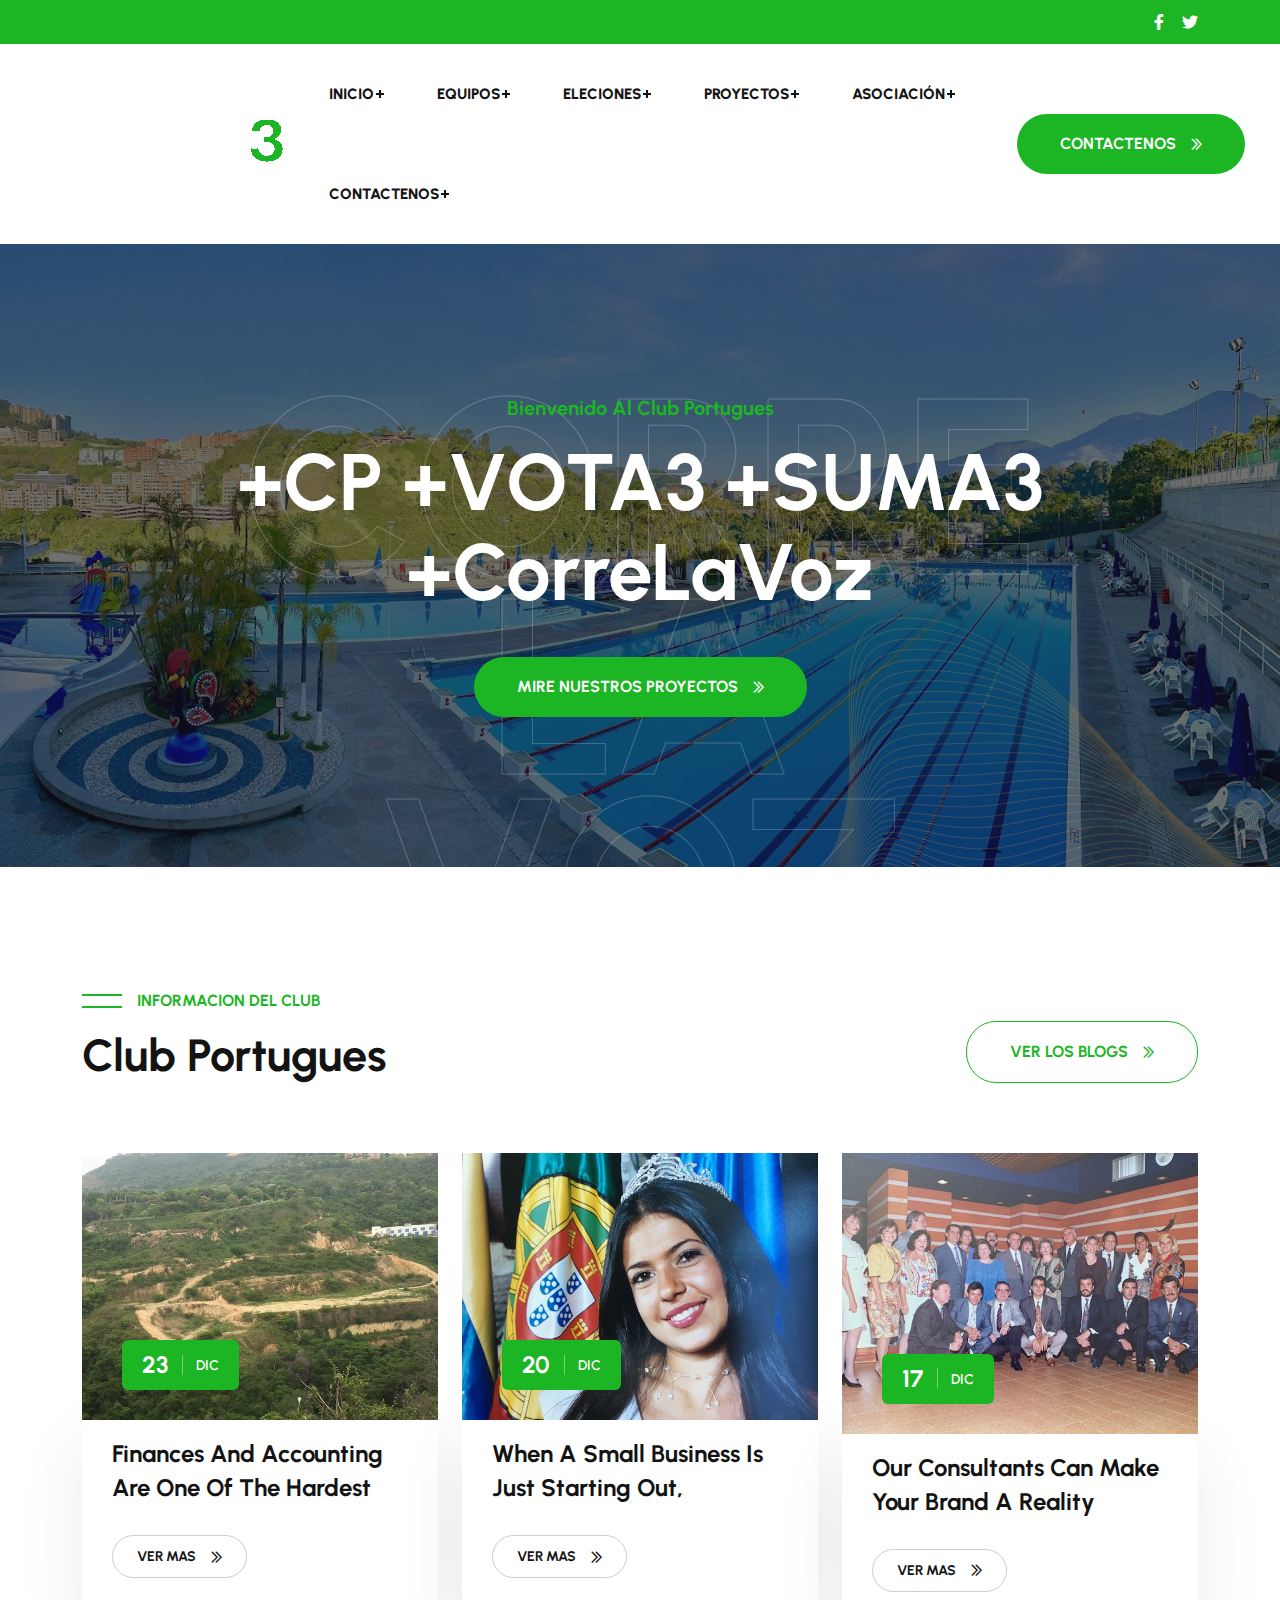
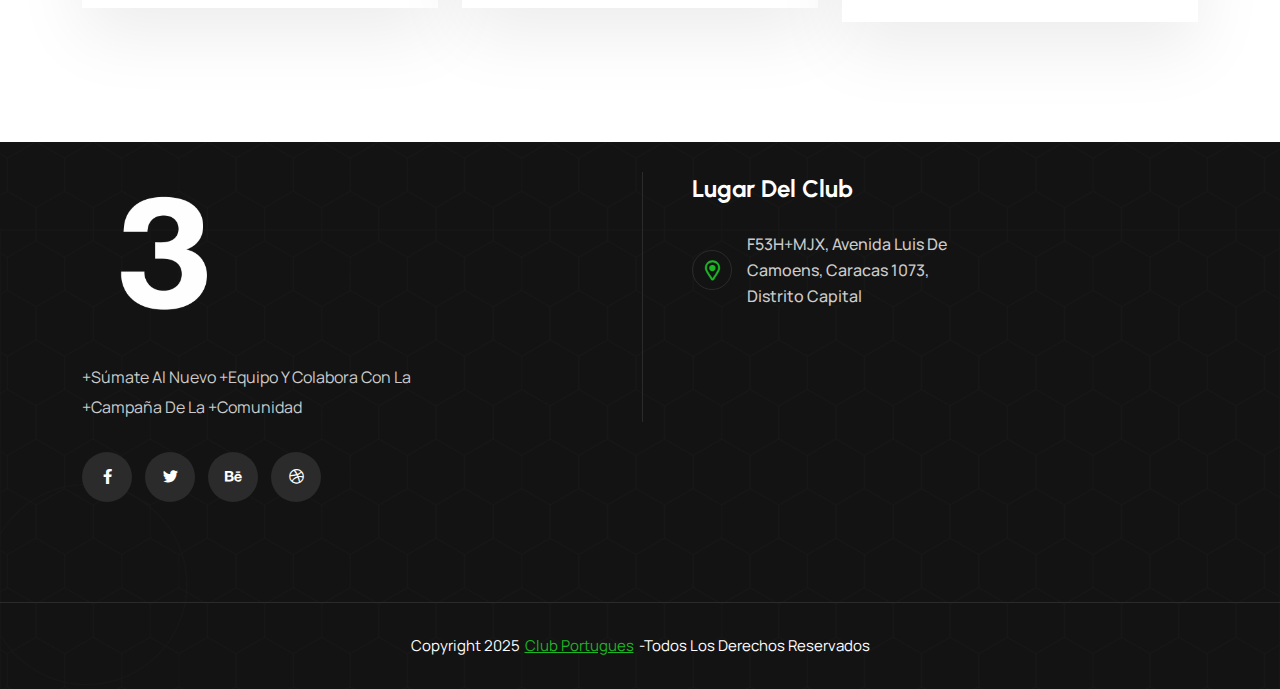
<file: index.html>
<!DOCTYPE html>
<html lang="en">

<head>
	<!-- Start Meta -->
	<meta charset="UTF-8">
	<meta http-equiv="X-UA-Compatible" content="IE=edge">
	<meta name="description" content="Conbix - Business Consulting HTML5 Template">
	<meta name="keywords" content="Creative, Digital, multipage, landing, freelancer template">
	<meta name="author" content="ThemeOri">
	<meta name="viewport" content="width=device-width, initial-scale=1">
	<!-- Title of Site -->
	<title>Corre la Voz</title>
	<!-- Favicons -->
	<link rel="icon" type="image/png" href="assets/img/imagenes-del-club/Logo-blanco-pequeño.png">
	<!-- Bootstrap CSS -->
	<link rel="stylesheet" href="assets/css/bootstrap.min.css">
	<!-- Font Awesome CSS -->
	<link rel="stylesheet" href="assets/css/all.css">
	<!-- Animate CSS -->
	<link rel="stylesheet" href="assets/css/animate.css">
	<!-- Swiper Bundle CSS -->
	<link rel="stylesheet" href="assets/css/swiper-bundle.min.css">
	<!-- Magnific Popup CSS -->
	<link rel="stylesheet" href="assets/css/magnific-popup.css">
	<!-- Mean Menu CSS -->
	<link rel="stylesheet" href="assets/css/meanmenu.min.css">
	<!-- Custom CSS -->
	<link rel="stylesheet" href="assets/sass/style.css">
</head>

<body>
	<!-- Preloader Start -->
	<div class="theme-loader">
		<div class="spinner">
			<div class="spinner-bounce one"></div>
			<div class="spinner-bounce two"></div>
			<div class="spinner-bounce three"></div>
		</div>
	</div>
	<!-- Preloader End -->
	<!-- Dark Light Start -->
	<!-- Dark Light End -->
	<!-- Header Two Start -->
	<div class="header__two">
		<div class="header__two-topbar">
			<div class="container">
				<div class="row align-items-center borders">
					<div class="col-xl-6 col-sm-8">
						<div class="header__two-topbar-left sm-t-center">
							<a href="#"></a>
						</div>
					</div>
					<div class="col-xl-6 col-sm-4">
						<div class="header__two-topbar-social t-right sm-t-center">
							<ul>
								<li><a href="#"><i class="fab fa-facebook-f"></i></a></li>
								<li><a href="#"><i class="fab fa-twitter"></i></a></li>
							</ul>
						</div>
					</div>
				</div>
			</div>
		</div>
		<div class="auto__container pl-35 pr-35 ml-120">
			<div class="header__area-menubar two">
				<div class="header__area-menubar-left">
					<div class="header__area-menubar-left-logo">
						<a href="index.html"><img class="one" src="assets/img/imagenes-del-club/Logo-blanco-pequeño.png" alt=""><img
								class="two" src="assets/img/imagenes-del-club/Logo-verder-pequeño.png" alt=""><img class="light"
								src="assets/img/imagenes-del-club/Logo-blanco-pequeño.png" alt=""></a>
					</div>
				</div>
				<div class="header__area-menubar-center two">
					<div class="header__area-menubar-center-menu two menu-responsive">
						<ul id="mobilemenu">
							<li class="menu-item-has-children"><a href="index.html">Inicio</a>
							</li>
							<li class="menu-item-has-children"><a href="team.html">Equipos</a>
							</li>
							<li class="menu-item-has-children"><a href="faq.html">Eleciones</a>
							</li>
							<li class="menu-item-has-children"><a href="project-two.html">Proyectos</a>
								<ul class="sub-menu">
									<li><a href="club-Portugues.html">Club Portugues</a></li>
									<li><a href="cultura.html">cultura</a></li>
									<li><a href="deportes.html">Deportes</a></li>
									<li><a href="social.html">Social</a></li>
								</ul>
							</li>
							<li class="menu-item-has-children"><a href="asociacion.html">Asociación</a>
								<ul class="sub-menu">
									<li><a href="/estatutos.html">Estatutos</a></li>
									<li><a href="/simbolos.html">Simbolos</a></li>
								</ul>
							</li>
							<li class="menu-item-has-children"><a href="contact.html">Contactenos</a>
							</li>
						</ul>
					</div>
				</div>
				<div class="header__area-menubar-right">
					<div class="responsive-menu"></div>
				</div>
				<div class="header__area-menubar-right-btn">
					<a class="btn-six" href="contact.html">Contactenos<i class="far fa-chevron-double-right"></i></a>
				</div>
			</div>
		</div>
	</div>
	<!-- Header Two End -->
	<!-- Banner Area Start -->
	<div class="banner__two">
		<div class="banner__two-image" data-background="assets/img/imagenes-del-club/BannerPicina.jpg">
			<div class="container">
				<div class="row">
					<div class="col-xl-12">
						<div class="banner__two-content">
							<b class="subtitle">Corre la Voz</b>
							<span>Bienvenido al club portugues</span>
							<h1>+CP +VOTA3 +SUMA3 +CorreLaVoz </h1>
							<div class="banner__two-content-button">
								<a class="btn-five" href="project-two.html">Mire Nuestros Proyectos<i
										class="far fa-chevron-double-right"></i></a>
							</div>
							<img class="banner__two-image-shape-one" src="assets/img/shape/banner-1.png" alt="">
						</div>
						<img class="banner__two-image-shape-two" src="assets/img/shape/banner-2.png" alt="">
					</div>
				</div>
			</div>
		</div>
	</div>
	<!-- Banner Area End -->
	<!-- Services Area Start -->
	<!-- Services Area End -->
	<!-- About Area Start -->
	<!-- About Area End -->
	<!-- Digital Solution Area Start -->
	<!-- Digital Solution Area End -->
	<!-- Wark Area Start -->
	<!-- Wark Area End -->
	<!-- Consulting Area Start -->
	<!-- Consulting Area End -->
	<!-- Portfolio Area Start -->
	<!-- Portfolio Area End -->
	<!-- Team Area Start -->
	<!-- Team Area End -->
	<!-- Blog Area Start -->
	<div class="blog__two section-padding">
		<div class="container">
			<div class="row align-items-end mb-70">
				<div class="col-xl-7 col-lg-7 lg-mb-30">
					<div class="blog__two-title lg-t-center">
						<span class="subtitle-two">informacion del club</span>
						<h2>Club portugues</h2>
					</div>
				</div>
				<div class="col-xl-5 col-lg-5 t-right lg-t-center">
					<a class="btn-six" href="blog-grid-three.html">Ver los blogs<i class="far fa-chevron-double-right"></i></a>
				</div>
			</div>
			<div class="row">
				<div class="col-xl-4 col-lg-6 xl-mb-30">
					<div class="blog__two-item">
						<div class="blog__two-item-image">
							<a href="single-right-sidebar.html"><img src="assets/img/imagenes-del-club/foto-de-montañas.jpg" alt=""></a>
							<div class="blog__two-item-image-date">
								<span class="text-three">23</span>
								<span class="text-five">Dic</span>
							</div>
						</div>
						<div class="blog__two-item-content">
							<h4><a href="single-right-sidebar.html">Finances and accounting are one of the hardest</a></h4>
							<a class="btn-six" href="single-right-sidebar.html">Ver mas<i class="far fa-chevron-double-right"></i></a>
						</div>
					</div>
				</div>
				<div class="col-xl-4 col-lg-6 lg-mb-30">
					<div class="blog__two-item">
						<div class="blog__two-item-image">
							<a href="single-right-sidebar.html"><img src="assets/img/imagenes-del-club/foto1.jpg" alt=""></a>
							<div class="blog__two-item-image-date">
								<span class="text-three">20</span>
								<span class="text-five">Dic</span>
							</div>
						</div>
						<div class="blog__two-item-content">
							<h4><a href="single-right-sidebar.html">When a small business is just starting out,</a></h4>
							<a class="btn-six" href="single-right-sidebar.html">Ver mas<i class="far fa-chevron-double-right"></i></a>
						</div>
					</div>
				</div>
				<div class="col-xl-4 col-lg-6">
					<div class="blog__two-item">
						<div class="blog__two-item-image">
							<a href="single-right-sidebar.html"><img src="assets/img/imagenes-del-club/foto3.jpg" alt=""></a>
							<div class="blog__two-item-image-date">
								<span class="text-three">17</span>
								<span class="text-five">Dic</span>
							</div>
						</div>
						<div class="blog__two-item-content">
							<h4><a href="single-right-sidebar.html">Our consultants can make your brand a reality</a></h4>
							<a class="btn-six" href="single-right-sidebar.html">Ver mas<i class="far fa-chevron-double-right"></i></a>
						</div>
					</div>
				</div>
			</div>
		</div>
	</div>
	<!-- Blog Area End -->
	<!-- Footer Area Start -->
	<div class="footer__two" data-background="assets/img/shape/footer-bg-1.png">
		<!-- Subscribe Area Start -->
		<!-- Subscribe Area End -->
		<div class="container">
			<div class="row">
				<div class="col-xl-6 col-lg-8 col-md-6 lg-mb-30 mt-30">
					<div class="footer__two-widget">
						<div class="footer__two-widget-about">
							<a href="index.html"><img src="assets/img/imagenes-del-club/logo-blanco.png" alt=""></a>
							<p>+Súmate al Nuevo +Equipo y colabora con la +Campaña de la +Comunidad</p>
							<div class="footer__two-widget-about-social">
								<ul>
									<li><a href="#"><i class="fab fa-facebook-f"></i></a></li>
									<li><a href="#"><i class="fab fa-twitter"></i></a></li>
									<li><a href="#"><i class="fab fa-behance"></i></a></li>
									<li><a href="#"><i class="fab fa-dribbble"></i></a></li>
								</ul>
							</div>
						</div>
					</div>
				</div>
				<div class="col-xl-6 col-lg-6 col-md-6 md-mb-30 mt-30">
					<div class="footer__two-widget footer-border">
						<h4>Lugar del club</h4>
						<div class="footer__two-widget-location">
							<div class="footer__two-widget-location-item">
								<div class="footer__two-widget-location-item-icon">
									<i class="far fa-map-marker-alt"></i>
								</div>
								<div class="footer__two-widget-location-item-info">
									<a href="https://maps.app.goo.gl/B4JbBz4AL8Dq3em4A">F53H+MJX, Avenida Luis De Camoens, Caracas 1073, Distrito Capital</a>
								</div>
							</div>
						</div>
					</div>
				</div>
			</div>
		</div>
		<div class="copyright__two">
			<div class="container">
				<div class="row">
					<div class="col-xl-12">
						<p>Copyright 2025 <a href="index.html">Club portugues</a> -Todos los Derechos Reservados</p>
					</div>
				</div>
			</div>
		</div>
	</div>
	<!-- Footer Area End -->
	<!-- Scroll Btn Start -->
	<div class="scroll-up scroll-two">
		<svg class="scroll-circle svg-content" width="100%" height="100%" viewBox="-1 -1 102 102">
			<path d="M50,1 a49,49 0 0,1 0,98 a49,49 0 0,1 0,-98" />
		</svg>
	</div>
	<!-- Scroll Btn End -->
	<!-- Main JS -->
	<script src="assets/js/jquery-3.6.0.min.js"></script>
	<!-- Bootstrap JS -->
	<script src="assets/js/bootstrap.min.js"></script>
	<!-- Counter Up JS -->
	<script src="assets/js/jquery.counterup.min.js"></script>
	<!-- Popper JS -->
	<script src="assets/js/popper.min.js"></script>
	<!-- Progressbar JS -->
	<script src="assets/js/progressbar.min.js"></script>
	<!-- Magnific Popup JS -->
	<script src="assets/js/jquery.magnific-popup.min.js"></script>
	<!-- Swiper Bundle JS -->
	<script src="assets/js/swiper-bundle.min.js"></script>
	<!-- Isotope JS -->
	<script src="assets/js/isotope.pkgd.min.js"></script>
	<!-- Waypoints JS -->
	<script src="assets/js/jquery.waypoints.min.js"></script>
	<!-- Mean Menu JS -->
	<script src="assets/js/jquery.meanmenu.min.js"></script>
	<!-- Custom JS -->
	<script src="assets/js/custom.js"></script>
</body>

</html>
</file>
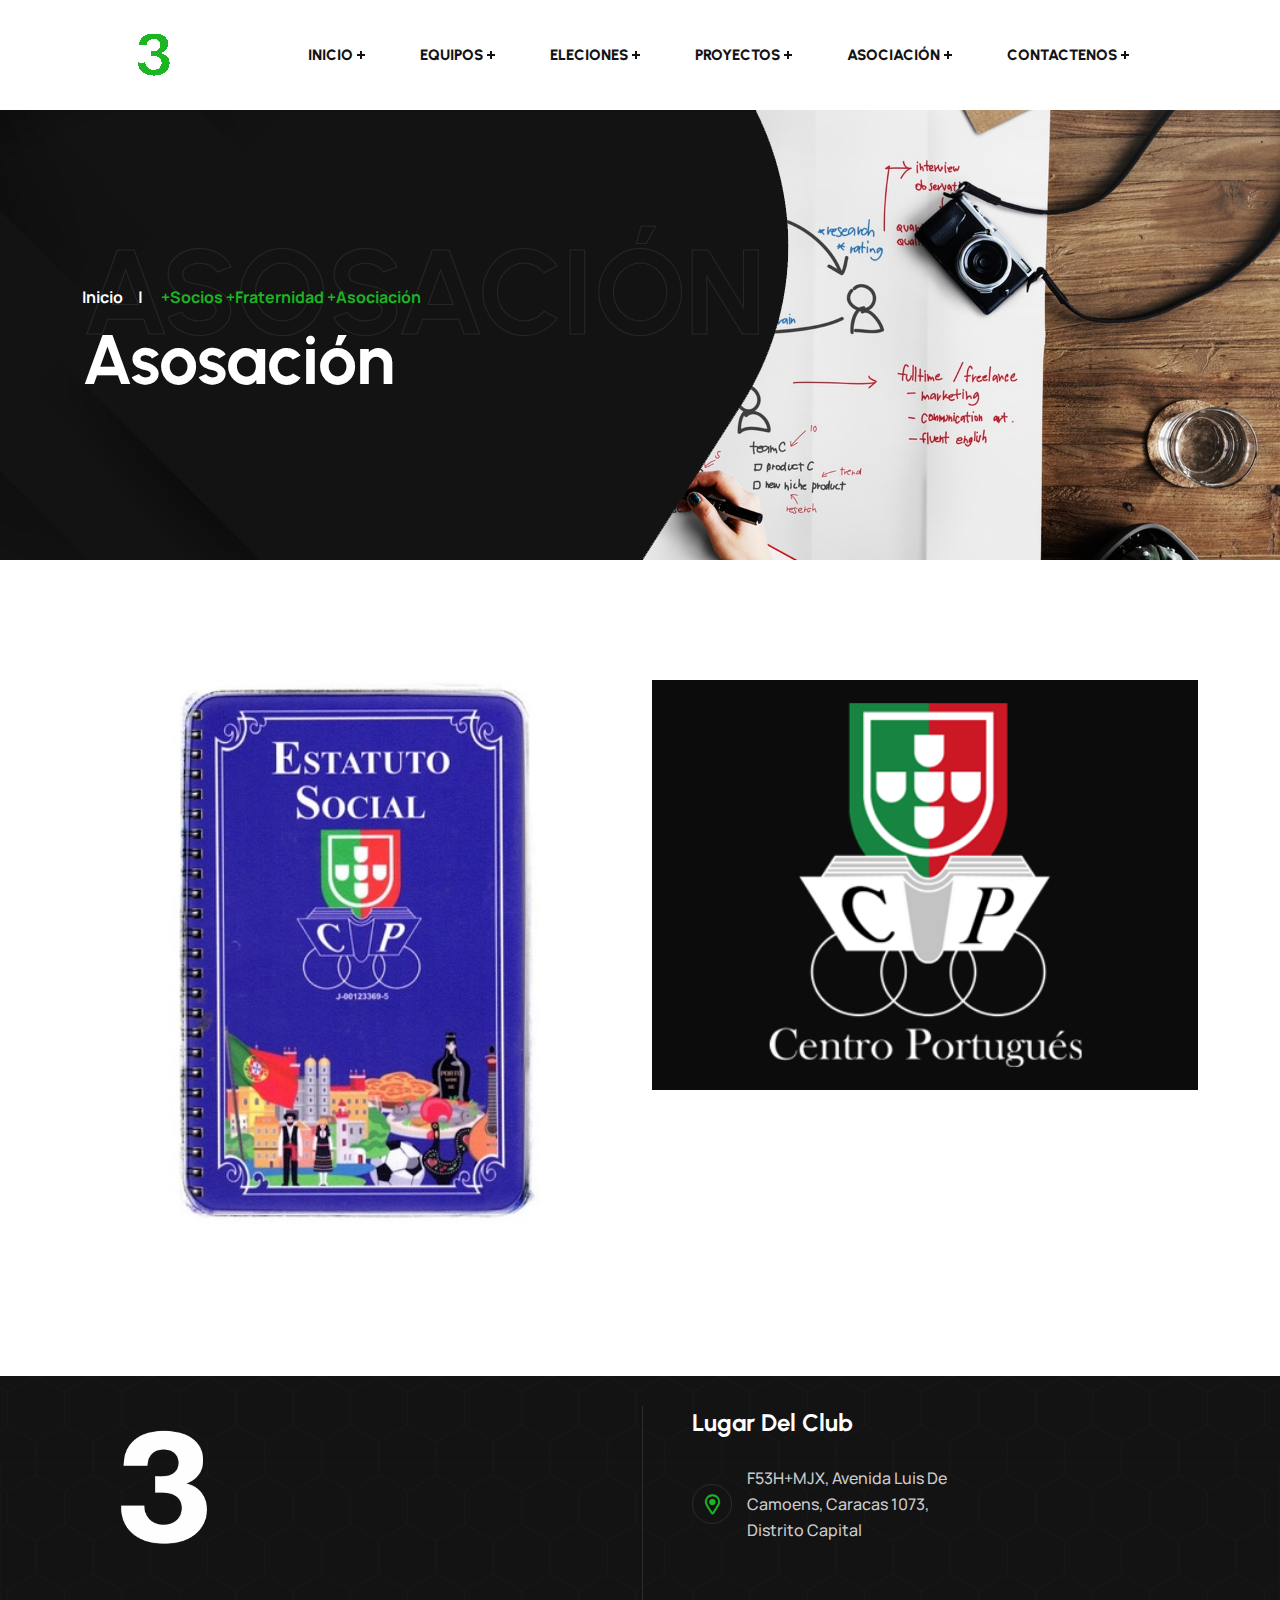
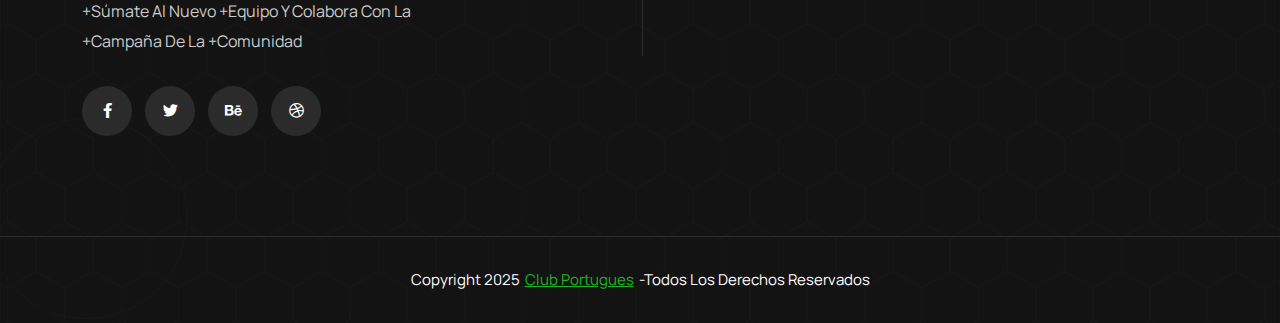
<file: asociacion.html>
<!DOCTYPE html>
<html lang="en">

<head>
	<!-- Start Meta -->
	<meta charset="UTF-8">
	<meta http-equiv="X-UA-Compatible" content="IE=edge">
	<meta name="description" content="Conbix - Business Consulting HTML5 Template">
	<meta name="keywords" content="Creative, Digital, multipage, landing, freelancer template">
	<meta name="author" content="ThemeOri">
	<meta name="viewport" content="width=device-width, initial-scale=1">
	<!-- Title of Site -->
	<title>Conbix - Business Consulting HTML5 Template</title>
	<!-- Favicons -->
	<link rel="icon" type="image/png" href="assets/img/imagenes-del-club/Logo-blanco-pequeño.png">
	<!-- Bootstrap CSS -->
	<link rel="stylesheet" href="assets/css/bootstrap.min.css">
	<!-- Font Awesome CSS -->
	<link rel="stylesheet" href="assets/css/all.css">
	<!-- Animate CSS -->
	<link rel="stylesheet" href="assets/css/animate.css">
	<!-- Swiper Bundle CSS -->
	<link rel="stylesheet" href="assets/css/swiper-bundle.min.css">
	<!-- Magnific Popup CSS -->
	<link rel="stylesheet" href="assets/css/magnific-popup.css">
	<!-- Mean Menu CSS -->
	<link rel="stylesheet" href="assets/css/meanmenu.min.css">
	<!-- Custom CSS -->
	<link rel="stylesheet" href="assets/sass/style.css">
</head>

<body>
	<!-- Preloader Start -->
	<div class="theme-loader">
		<div class="spinner">
			<div class="spinner-bounce one"></div>
			<div class="spinner-bounce two"></div>
			<div class="spinner-bounce three"></div>
		</div>
	</div>
	<!-- Preloader End -->
	<!-- Dark Light Start -->
	<!-- Dark Light End -->
	<!-- Top Bar Start -->
	<!-- Top Bar End -->
	<!-- Header Area Start -->
	<div class="header__area header__sticky">
		<div class="container custom__container">
			<div class="header__area-menubar">
				<div class="header__area-menubar-left">
					<div class="header__area-menubar-left-logo">
						<a href="index.html"><img class="dark-n" src="assets/img/imagenes-del-club/Logo-verder-pequeño.png"
								alt><img class="light-n" src="assets/img/imagenes-del-club/Logo-verder-pequeño.png" alt></a>
					</div>
				</div>
				<div class="header__area-menubar-center">
					<div class="header__area-menubar-center-menu menu-responsive">
						<ul id="mobilemenu">
							<li class="menu-item-has-children"><a href="index.html">Inicio</a>
							</li>
							<li class="menu-item-has-children"><a href="team.html">Equipos</a>
							</li>
							<li class="menu-item-has-children"><a href="faq.html">Eleciones</a>
							</li>
							<li class="menu-item-has-children"><a href="project-two.html">Proyectos</a>
								<ul class="sub-menu">
									<li><a href="club-Portugues.html">Club Portugues</a></li>
									<li><a href="cultura.html">cultura</a></li>
									<li><a href="deportes.html">Deportes</a></li>
									<li><a href="social.html">Social</a></li>
								</ul>
							</li>
							<li class="menu-item-has-children"><a href="asociacion.html">Asociación</a>
								<ul class="sub-menu">
									<li><a href="estatutos.html">Estatutos</a></li>
									<li><a href="simbolos.html">Simbolos</a></li>
								</ul>
							</li>
							<li class="menu-item-has-children"><a href="contact.html">Contactenos</a>
							</li>
						</ul>
					</div>
				</div>
				<div class="header__area-menubar-right">
					<div class="header__area-menubar-right-box">
						<div class="header__area-menubar-right-box-search">
						</div>
						<!-- sidebar Menu Start -->
						<!-- sidebar Menu Start -->
					</div>
					<div class="responsive-menu"></div>
				</div>
			</div>
		</div>
	</div>
	<!-- Header Area End -->
	<!-- Page Banner Area Start -->
	<div class="page__banner" data-background="assets/img/imagenes-del-club/BannerProyecto.jpeg">
		<div class="container">
			<div class="row">
				<div class="col-xl-12">
					<div class="page__banner-content">
						<span>Asosación</span>
						<ul>
							<li><a href="index.html">inicio</a><span>|</span></li>
							<li>+Socios +Fraternidad +Asociación</li>
						</ul>
						<h1>Asosación</h1>
					</div>
				</div>
			</div>
		</div>
	</div>
	<!-- Page Banner Area End -->
	<!-- Portfolio Area Start -->
	<div class="project__one section-padding">
		<div class="container">
			<div class="row">
				<div class="col-md-6 mb-30">
					<div class="project__one-item">
						<img class="img__full" src="assets/img/imagenes-del-club/portadaEstatutos-redimensionado.jpg" alt="">
						<div class="project__one-item-content">
							<span>En esta sección encontrarás nuestros +Estatutos Sociales, conocerlos es nuestro +Deber.</span>
							<h4><a href="estatutos.html">Estatutos</a></h4>
						</div>
						<div class="project__one-item-icon">
							<a href="estatutos.html"><i class="fal fa-long-arrow-up"></i></a>
						</div>
					</div>
				</div>
				<div class="col-md-6 md-mb-30">
					<div class="project__one-item">
						<img class="img__full" src="assets/img/imagenes-del-club/portadaSimbolos-cortada.png" alt="">
						<div class="project__one-item-content">
							<span>Todo es +Perfecto y +Claro cuando el saber es con +Propósito</span>
							<h4><a href="simbolos.html">Símbolos</a></h4>
						</div>
						<div class="project__one-item-icon">
							<a href="simbolos.html"><i class="fal fa-long-arrow-up"></i></a>
						</div>
					</div>
				</div>
			</div>
		</div>
	</div>
	<!-- Portfolio Area End -->
	<!-- Footer Area Start -->
	<div class="footer__two" data-background="assets/img/shape/footer-bg-1.png">
		<!-- Subscribe Area Start -->
		<!-- Subscribe Area End -->
		<div class="container">
			<div class="row">
				<div class="col-xl-6 col-lg-8 col-md-6 lg-mb-30 mt-30">
					<div class="footer__two-widget">
						<div class="footer__two-widget-about">
							<a href="index.html"><img src="assets/img/imagenes-del-club/logo-blanco.png" alt=""></a>
							<p>+Súmate al Nuevo +Equipo y colabora con la +Campaña de la +Comunidad</p>
							<div class="footer__two-widget-about-social">
								<ul>
									<li><a href="#"><i class="fab fa-facebook-f"></i></a></li>
									<li><a href="#"><i class="fab fa-twitter"></i></a></li>
									<li><a href="#"><i class="fab fa-behance"></i></a></li>
									<li><a href="#"><i class="fab fa-dribbble"></i></a></li>
								</ul>
							</div>
						</div>
					</div>
				</div>
				<div class="col-xl-6 col-lg-6 col-md-6 md-mb-30 mt-30">
					<div class="footer__two-widget footer-border">
						<h4>Lugar del club</h4>
						<div class="footer__two-widget-location">
							<div class="footer__two-widget-location-item">
								<div class="footer__two-widget-location-item-icon">
									<i class="far fa-map-marker-alt"></i>
								</div>
								<div class="footer__two-widget-location-item-info">
									<a href="https://maps.app.goo.gl/B4JbBz4AL8Dq3em4A">F53H+MJX, Avenida Luis De Camoens, Caracas 1073, Distrito Capital</a>
								</div>
							</div>
						</div>
					</div>
				</div>
			</div>
		</div>
		<div class="copyright__two">
			<div class="container">
				<div class="row">
					<div class="col-xl-12">
						<p>Copyright 2025 <a href="index.html">Club portugues</a> -Todos los Derechos Reservados</p>
					</div>
				</div>
			</div>
		</div>
	</div>
	<!-- Footer Area End -->
	<!-- Scroll Btn Start -->
	<div class="scroll-up">
		<svg class="scroll-circle svg-content" width="100%" height="100%" viewBox="-1 -1 102 102">
			<path d="M50,1 a49,49 0 0,1 0,98 a49,49 0 0,1 0,-98" />
		</svg>
	</div>
	<!-- Scroll Btn End -->
	<!-- Main JS -->
	<script src="assets/js/jquery-3.6.0.min.js"></script>
	<!-- Bootstrap JS -->
	<script src="assets/js/bootstrap.min.js"></script>
	<!-- Counter Up JS -->
	<script src="assets/js/jquery.counterup.min.js"></script>
	<!-- Popper JS -->
	<script src="assets/js/popper.min.js"></script>
	<!-- Progressbar JS -->
	<script src="assets/js/progressbar.min.js"></script>
	<!-- Magnific Popup JS -->
	<script src="assets/js/jquery.magnific-popup.min.js"></script>
	<!-- Swiper Bundle JS -->
	<script src="assets/js/swiper-bundle.min.js"></script>
	<!-- Isotope JS -->
	<script src="assets/js/isotope.pkgd.min.js"></script>
	<!-- Waypoints JS -->
	<script src="assets/js/jquery.waypoints.min.js"></script>
	<!-- Mean Menu JS -->
	<script src="assets/js/jquery.meanmenu.min.js"></script>
	<!-- Custom JS -->
	<script src="assets/js/custom.js"></script>
</body>

</html>
</file>
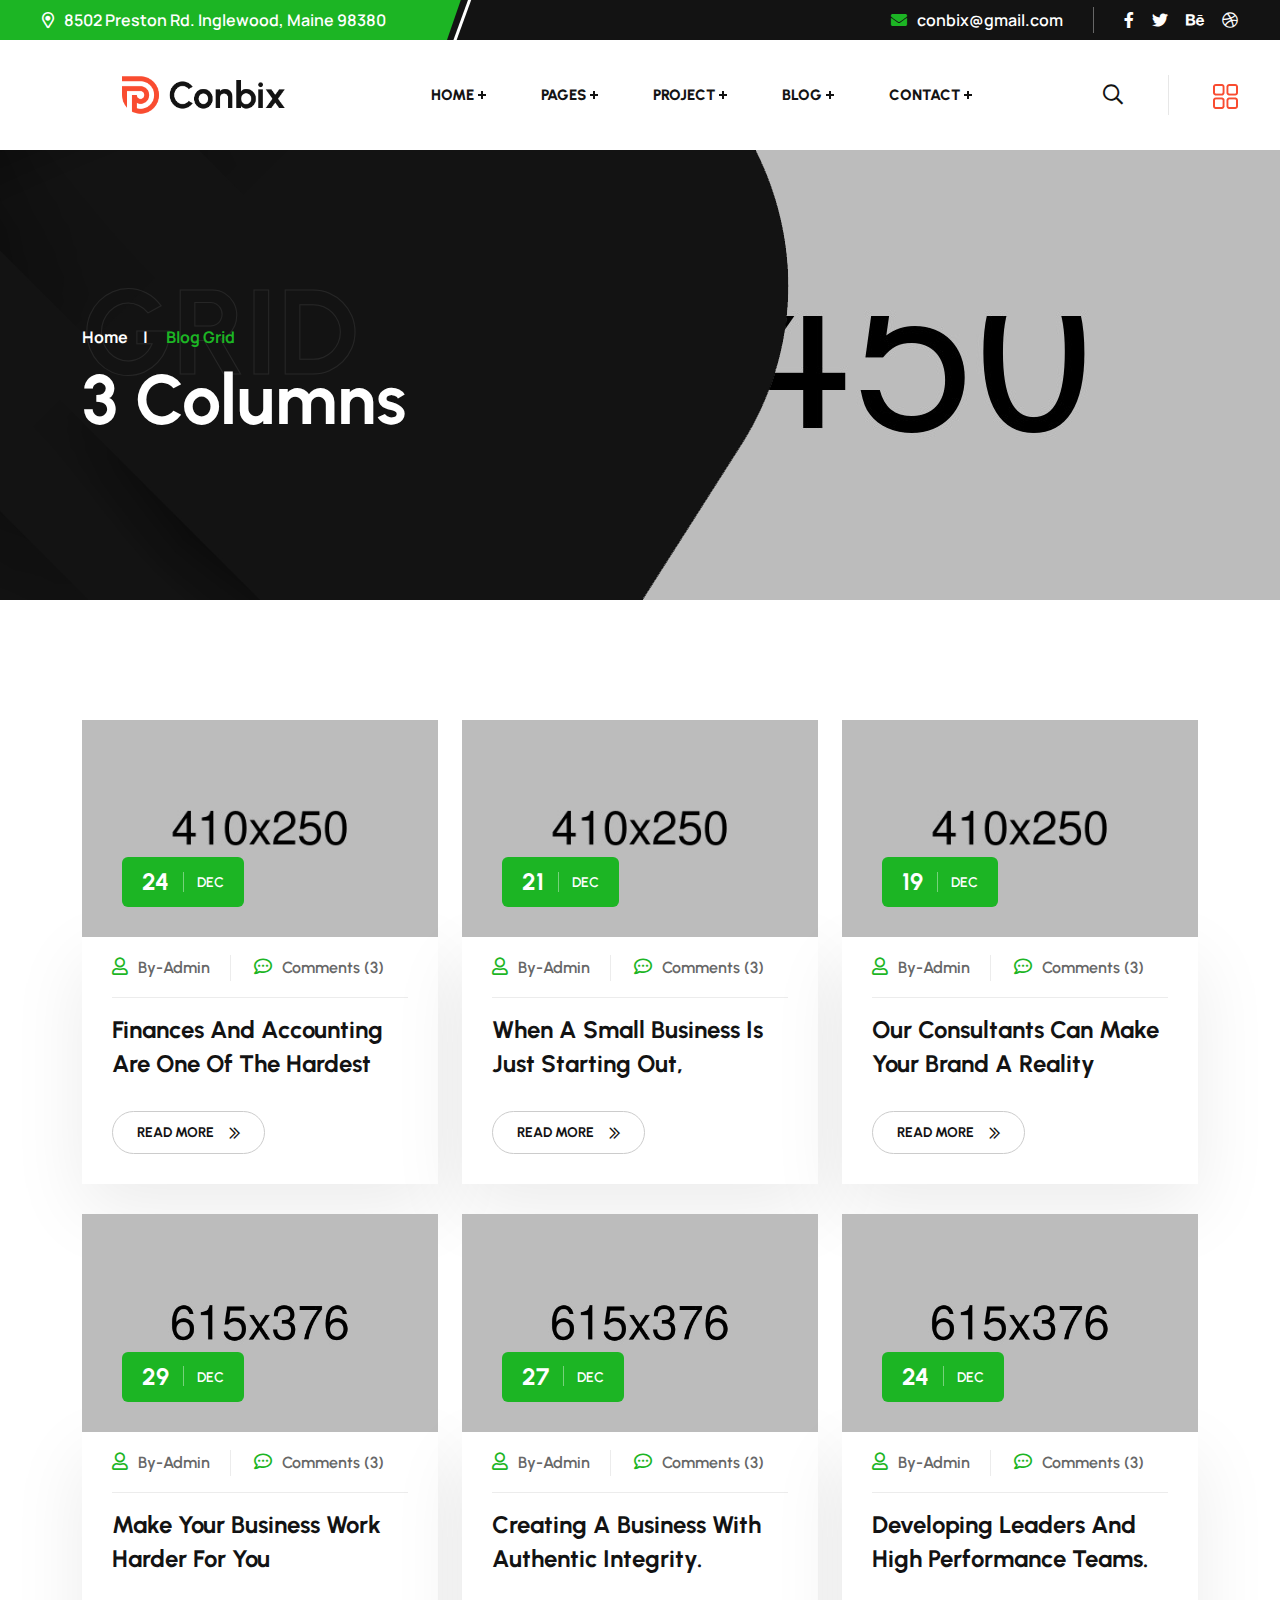
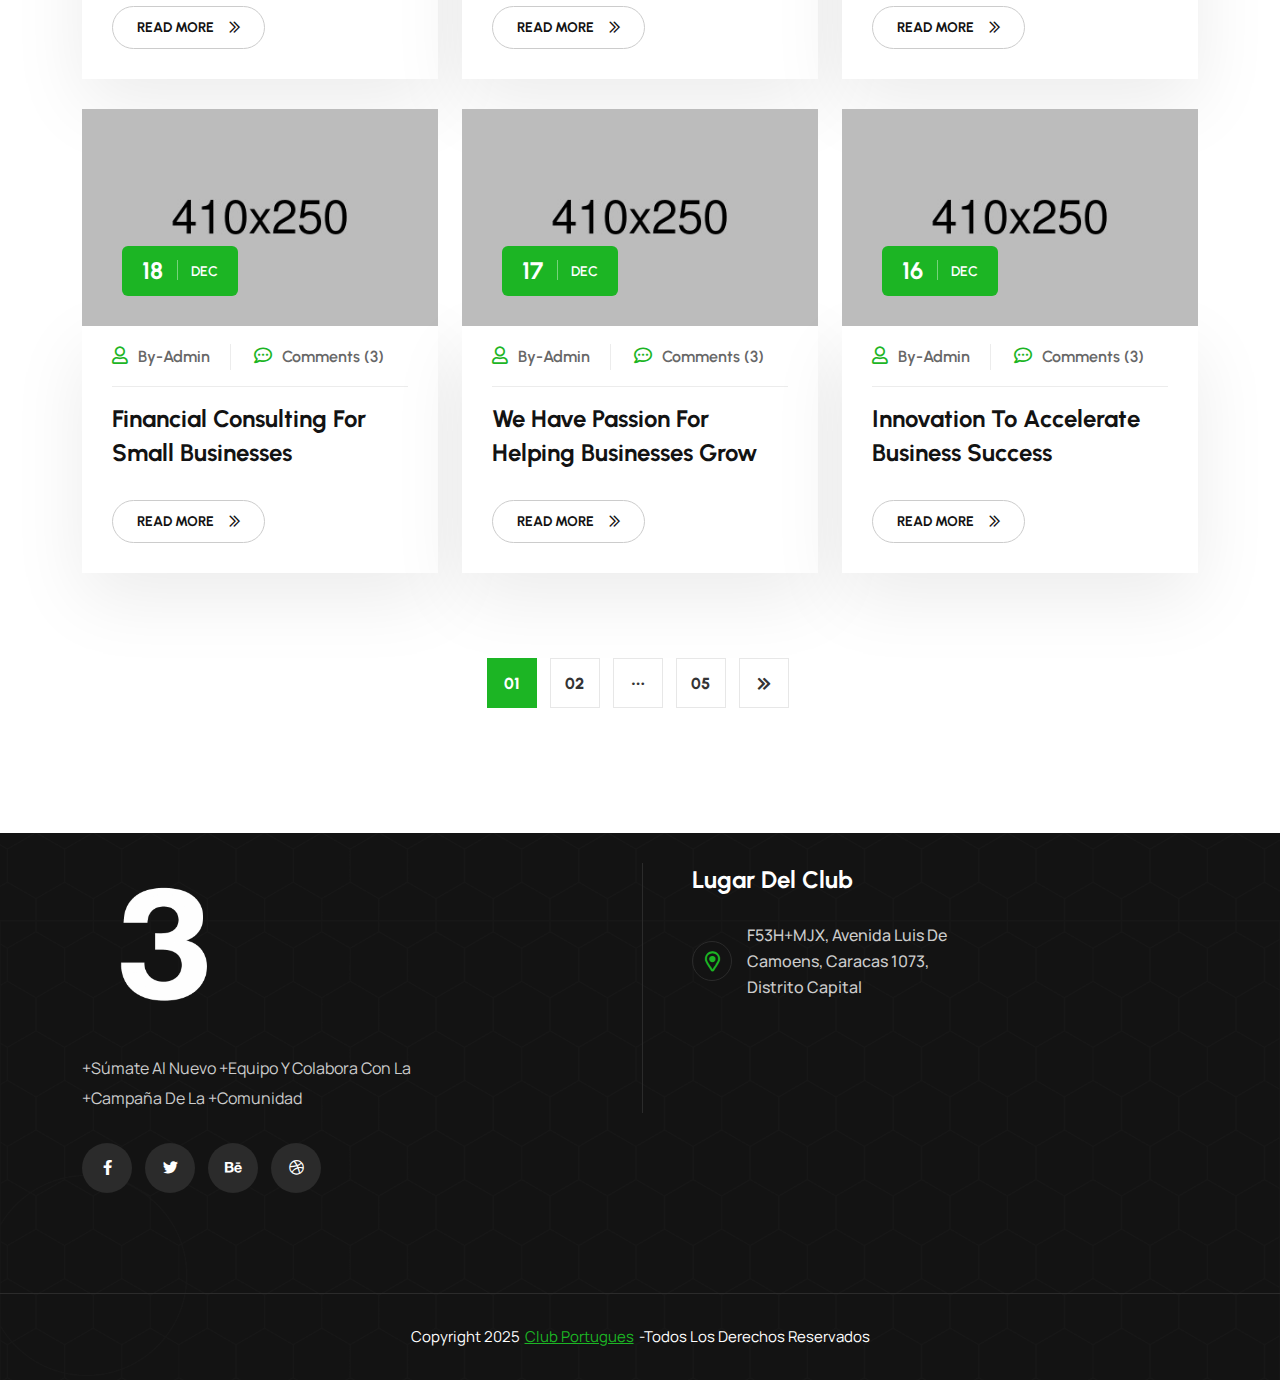
<file: blog-grid-three.html>
<!DOCTYPE html>
<html lang="en">

<head>
	<!-- Start Meta -->
	<meta charset="UTF-8">
	<meta http-equiv="X-UA-Compatible" content="IE=edge">
	<meta name="description" content="Conbix - Business Consulting HTML5 Template">
	<meta name="keywords" content="Creative, Digital, multipage, landing, freelancer template">
	<meta name="author" content="ThemeOri">
	<meta name="viewport" content="width=device-width, initial-scale=1">
	<!-- Title of Site -->
	<title>Conbix - Business Consulting HTML5 Template</title>
	<!-- Favicons -->
	<link rel="icon" type="image/png" href="assets/img/imagenes-del-club/Logo-blanco-pequeño.png">
	<!-- Bootstrap CSS -->
	<link rel="stylesheet" href="assets/css/bootstrap.min.css">
	<!-- Font Awesome CSS -->
	<link rel="stylesheet" href="assets/css/all.css">
	<!-- Animate CSS -->
	<link rel="stylesheet" href="assets/css/animate.css">
	<!-- Swiper Bundle CSS -->
	<link rel="stylesheet" href="assets/css/swiper-bundle.min.css">
	<!-- Magnific Popup CSS -->
	<link rel="stylesheet" href="assets/css/magnific-popup.css">
	<!-- Mean Menu CSS -->
	<link rel="stylesheet" href="assets/css/meanmenu.min.css">
	<!-- Custom CSS -->
	<link rel="stylesheet" href="assets/sass/style.css"> 
</head>

<body>
	<!-- Preloader Start -->
	<div class="theme-loader">
		<div class="spinner">
			<div class="spinner-bounce one"></div>
			<div class="spinner-bounce two"></div>
			<div class="spinner-bounce three"></div>
		</div>
	</div>
	<!-- Preloader End -->
	<!-- Dark Light Start -->
	<!-- Dark Light End -->
	<!-- Top Bar Start -->
	<div class="top__bar">
		<div class="container custom__container">
			<div class="row">
				<div class="col-xl-5 col-md-6">
					<div class="top__bar-left">
						<a href="#"><i class="far fa-map-marker-alt"></i>8502 Preston Rd. Inglewood, Maine 98380</a>
					</div>
				</div>
				<div class="col-xl-7 col-md-6">
					<div class="top__bar-right">
						<a href="mailto:conbix@gmail.com"><i class="fas fa-envelope"></i>conbix@gmail.com</a>
						<div class="top__bar-right-social">
							<ul>
								<li><a href="#"><i class="fab fa-facebook-f"></i></a></li>
								<li><a href="#"><i class="fab fa-twitter"></i></a></li>
								<li><a href="#"><i class="fab fa-behance"></i></a></li>
								<li><a href="#"><i class="fab fa-dribbble"></i></a></li>
							</ul>
						</div>
					</div>
				</div>
			</div>
		</div>
	</div>
	<!-- Top Bar End -->
	<!-- Header Area Start -->
	<div class="header__area header__sticky">
        <div class="container custom__container">
            <div class="header__area-menubar">
                <div class="header__area-menubar-left">
                    <div class="header__area-menubar-left-logo">
                        <a href="index.html"><img class="dark-n" src="assets/img/logo-1.png" alt=""><img class="light-n" src="assets/img/logo-2.png" alt=""></a>
                    </div>
                </div>
				<div class="header__area-menubar-center">
                    <div class="header__area-menubar-center-menu menu-responsive">						
                        <ul id="mobilemenu">
                            <li class="menu-item-has-children"><a href="#">Home</a>
                                <ul class="sub-menu">
                                    <li><a href="index.html">Home 01</a></li>
                                    <li><a href="index-two.html">Home 02</a></li>								
                                    <li><a href="index-three.html">Home 03</a></li>								
                                </ul>
                            </li>
                            <li class="menu-item-has-children"><a href="#">Pages</a>
                                <ul class="sub-menu">
                                    <li><a href="about.html">About Us</a></li>
									<li class="menu-item-has-children"><a href="#">Services</a>
										<ul class="sub-menu">
											<li><a href="services.html">Services 01</a></li>
											<li><a href="services-two.html">Services 02</a></li>
											<li><a href="services-right-sidebar.html">Single Right Sidebar</a></li>
											<li><a href="services-left-sidebar.html">Single Left Sidebar</a></li>
										</ul>
									</li>
                                    <li><a href="pricing.html">Price Plans</a></li>
                                    <li><a href="faq.html">FAQ's</a></li>
                                    <li><a href="testimonial.html">Testimonials</a></li>
									<li class="menu-item-has-children"><a href="#">Teams</a>
										<ul class="sub-menu">
											<li><a href="team-filter.html">Team Filter</a></li>
											<li><a href="team.html">Team 01</a></li>
											<li><a href="team-two.html">Team 02</a></li>
											<li><a href="team-three.html">Team 03</a></li>
											<li><a href="team-single.html">Team Single</a></li>
										</ul>
									</li>
                                    <li><a href="request-quote.html">Request Quote</a></li>
                                    <li><a href="404-error.html">404 Page</a></li>
                                </ul>
                            </li>
                            <li class="menu-item-has-children"><a href="#">Project</a>
                                <ul class="sub-menu">
									<li><a href="project-filter.html">Project Filter</a></li>
									<li class="menu-item-has-children"><a href="#">Project Grid</a>
										<ul class="sub-menu">
											<li><a href="project-two.html">2 Columns</a></li>
											<li><a href="project-three.html">3 Columns</a></li>
											<li><a href="project-four.html">4 Columns</a></li>
										</ul>
									</li>
									<li><a href="project-single.html">Project Single</a></li>
                                </ul>
                            </li>
                            <li class="menu-item-has-children"><a href="#">Blog</a>
                                <ul class="sub-menu">
									<li class="menu-item-has-children"><a href="#">Blog Grid</a>
										<ul class="sub-menu">
											<li><a href="blog-grid-two.html">2 Columns</a></li>
											<li><a href="blog-grid-three.html">3 Columns</a></li>
										</ul>
									</li>
									<li class="menu-item-has-children"><a href="#">Blog Standard</a>
										<ul class="sub-menu">
											<li><a href="standard-left-sidebar.html">Left SideBar</a></li>
											<li><a href="standard-full-width.html">Full Width</a></li>
											<li><a href="standard-right-sidebar.html">Right SideBar</a></li>
										</ul>
									</li>
									<li class="menu-item-has-children"><a href="#">Blog Single</a>
										<ul class="sub-menu">
											<li><a href="single-left-sidebar.html">Left SideBar</a></li>
											<li><a href="single-full-width.html">Full Width</a></li>
											<li><a href="single-right-sidebar.html">Right SideBar</a></li>
										</ul>
									</li>
                                </ul>
                            </li>
                            <li class="menu-item-has-children"><a href="#">Contact</a>
                                <ul class="sub-menu">
                                    <li><a href="contact.html">Contact Style 01</a></li>
                                    <li><a href="contact-two.html">Contact Style 02</a></li>
                                    <li><a href="contact-three.html">Contact Style 03</a></li>
                                    <li><a href="contact-four.html">Contact Style 04</a></li>
                                </ul>
                            </li>
                        </ul>
                    </div>
				</div>
                <div class="header__area-menubar-right">
                    <div class="header__area-menubar-right-box">
                        <div class="header__area-menubar-right-box-search">
							<div class="search">	
								<span class="header__area-menubar-right-box-search-icon open"><i class="fal fa-search"></i></span>
							</div>
							<div class="header__area-menubar-right-box-search-box">
								<form>
									<input type="search" placeholder="Search Here.....">
									<button type="submit"><i class="fal fa-search"></i>
									</button>
								</form> <span class="header__area-menubar-right-box-search-box-icon"><i class="fal fa-times"></i></span>
							</div>
						</div>
                        <div class="header__area-menubar-right-sidebar">
                            <div class="header__area-menubar-right-sidebar-popup-icon"><img src="assets/img/icon/menu.png" alt=""></div>
                        </div>
						<div class="header__area-menubar-right-box-btn">
							<a class="btn-one" href="request-quote.html">Request quote<i class="far fa-chevron-double-right"></i></a>
						</div>
                        <!-- sidebar Menu Start -->
                        <div class="header__area-menubar-right-sidebar-popup">
                            <div class="sidebar-close-btn"><i class="fal fa-times"></i></div>
                            <div class="header__area-menubar-right-sidebar-popup-logo">
                                <a href="index.html"> <img src="assets/img/logo-2.png" alt=""> </a>
                            </div>
                            <p>Morbi et tellus imperdiet, aliquam nulla sed, dapibus erat. Aenean dapibus sem non purus venenatis vulputate. Donec accumsan eleifend blandit. Nullam auctor ligula</p>
							<div class="header__area-menubar-right-box-sidebar-popup-contact">
								<h4 class="mb-30">Get In Touch</h4>
								<div class="header__area-menubar-right-box-sidebar-popup-contact-item">
									<div class="header__area-menubar-right-box-sidebar-popup-contact-item-icon">
										<i class="fal fa-phone-alt icon-animation"></i>
									</div>
									<div class="header__area-menubar-right-box-sidebar-popup-contact-item-content">
										<span>Call Now</span>
										<h6><a href="tel:+125(895)658568">+125 (895) 658 568</a></h6>
									</div>
								</div>
								<div class="header__area-menubar-right-box-sidebar-popup-contact-item">
									<div class="header__area-menubar-right-box-sidebar-popup-contact-item-icon">
										<i class="fal fa-envelope"></i>
									</div>
									<div class="header__area-menubar-right-box-sidebar-popup-contact-item-content">
										<span>Quick Email</span>
										<h6><a href="mailto:info.help@gmail.com">info.help@gmail.com</a></h6>
									</div>
								</div>
								<div class="header__area-menubar-right-box-sidebar-popup-contact-item">
									<div class="header__area-menubar-right-box-sidebar-popup-contact-item-icon">
										<i class="fal fa-map-marker-alt"></i>
									</div>
									<div class="header__area-menubar-right-box-sidebar-popup-contact-item-content">
										<span>Office Address</span>
										<h6><a href="#">PV3M+X68 Welshpool United Kingdom</a></h6>
									</div>
								</div>
							</div>
							<div class="header__area-menubar-right-box-sidebar-popup-social">
								<ul>
									<li><a href="#"><i class="fab fa-facebook-f"></i></a></li>
									<li><a href="#"><i class="fab fa-behance"></i></a></li>
									<li><a href="#"><i class="fab fa-twitter"></i></a></li>
									<li><a href="#"><i class="fab fa-linkedin-in"></i></a></li>
								</ul>							
							</div>
                        </div>
                        <div class="sidebar-overlay"></div>
                        <!-- sidebar Menu Start -->
                    </div>
					<div class="responsive-menu"></div>
                </div>
            </div>
        </div>
    </div>    
	<!-- Header Area End -->	
	<!-- Page Banner Area Start -->
    <div class="page__banner" data-background="assets/img/pages/page-banner.jpg">
		<div class="container">
			<div class="row">
				<div class="col-xl-12">
					<div class="page__banner-content">
                        <span>Grid</span>
						<ul>
							<li><a href="index.html">Home</a><span>|</span></li>
							<li>Blog Grid</li>
						</ul>
						<h1>3 Columns</h1>
					</div>
				</div>
			</div>
		</div>
	</div>    
	<!-- Page Banner Area End -->
	<!-- Blog Area Start -->
	<div class="blog__two section-padding">
		<div class="container">
			<div class="row">
				<div class="col-xl-4 col-lg-6 mb-30">
					<div class="blog__two-item page">
						<div class="blog__two-item-image">
							<a href="single-right-sidebar.html"><img src="assets/img/blog/blog-3.jpg" alt=""></a>
							<div class="blog__two-item-image-date">
								<span class="text-three">24</span>
								<span class="text-five">Dec</span>
							</div>
						</div>
						<div class="blog__two-item-content">
							<div class="blog__two-item-content-meta">
								<ul>
									<li><a href="#"><i class="far fa-user"></i>By-Admin</a></li>
									<li><a href="#"><i class="far fa-comment-dots"></i>Comments (3)</a></li>
								</ul>
							</div>
							<h4><a href="single-right-sidebar.html">Finances and accounting are one of the hardest</a></h4>
							<a class="btn-six" href="single-right-sidebar.html">Read More<i class="far fa-chevron-double-right"></i></a>
						</div>
					</div>
				</div>
				<div class="col-xl-4 col-lg-6 lg-mb-30">
					<div class="blog__two-item page">
						<div class="blog__two-item-image">
							<a href="single-right-sidebar.html"><img src="assets/img/blog/blog-13.jpg" alt=""></a>
							<div class="blog__two-item-image-date">
								<span class="text-three">21</span>
								<span class="text-five">Dec</span>
							</div>
						</div>
						<div class="blog__two-item-content">
							<div class="blog__two-item-content-meta">
								<ul>
									<li><a href="#"><i class="far fa-user"></i>By-Admin</a></li>
									<li><a href="#"><i class="far fa-comment-dots"></i>Comments (3)</a></li>
								</ul>
							</div>
							<h4><a href="single-right-sidebar.html">When a small business is just starting out,</a></h4>
							<a class="btn-six" href="single-right-sidebar.html">Read More<i class="far fa-chevron-double-right"></i></a>
						</div>
					</div>
				</div>
				<div class="col-xl-4 col-lg-6 lg-mb-30">
					<div class="blog__two-item page">
						<div class="blog__two-item-image">
							<a href="single-right-sidebar.html"><img src="assets/img/blog/blog-10.jpg" alt=""></a>
							<div class="blog__two-item-image-date">
								<span class="text-three">19</span>
								<span class="text-five">Dec</span>
							</div>
						</div>
						<div class="blog__two-item-content">
							<div class="blog__two-item-content-meta">
								<ul>
									<li><a href="#"><i class="far fa-user"></i>By-Admin</a></li>
									<li><a href="#"><i class="far fa-comment-dots"></i>Comments (3)</a></li>
								</ul>
							</div>
							<h4><a href="single-right-sidebar.html">Our consultants can make your brand a reality</a></h4>
							<a class="btn-six" href="single-right-sidebar.html">Read More<i class="far fa-chevron-double-right"></i></a>
						</div>
					</div>
				</div>
				<div class="col-xl-4 col-lg-6 mb-30">
					<div class="blog__two-item page">
						<div class="blog__two-item-image">
							<a href="single-right-sidebar.html"><img src="assets/img/blog/blog-4.jpg" alt=""></a>
							<div class="blog__two-item-image-date">
								<span class="text-three">29</span>
								<span class="text-five">Dec</span>
							</div>
						</div>
						<div class="blog__two-item-content">
							<div class="blog__two-item-content-meta">
								<ul>
									<li><a href="#"><i class="far fa-user"></i>By-Admin</a></li>
									<li><a href="#"><i class="far fa-comment-dots"></i>Comments (3)</a></li>
								</ul>
							</div>
							<h4><a href="single-right-sidebar.html">Make your business work harder for you</a></h4>
							<a class="btn-six" href="single-right-sidebar.html">Read More<i class="far fa-chevron-double-right"></i></a>
						</div>
					</div>
				</div>
				<div class="col-xl-4 col-lg-6 xl-mb-30">
					<div class="blog__two-item page">
						<div class="blog__two-item-image">
							<a href="single-right-sidebar.html"><img src="assets/img/blog/blog-5.jpg" alt=""></a>
							<div class="blog__two-item-image-date">
								<span class="text-three">27</span>
								<span class="text-five">Dec</span>
							</div>
						</div>
						<div class="blog__two-item-content">
							<div class="blog__two-item-content-meta">
								<ul>
									<li><a href="#"><i class="far fa-user"></i>By-Admin</a></li>
									<li><a href="#"><i class="far fa-comment-dots"></i>Comments (3)</a></li>
								</ul>
							</div>
							<h4><a href="single-right-sidebar.html">Creating a business with authentic integrity.</a></h4>
							<a class="btn-six" href="single-right-sidebar.html">Read More<i class="far fa-chevron-double-right"></i></a>
						</div>
					</div>
				</div>
				<div class="col-xl-4 col-lg-6 lg-mb-30">
					<div class="blog__two-item page">
						<div class="blog__two-item-image">
							<a href="single-right-sidebar.html"><img src="assets/img/blog/blog-6.jpg" alt=""></a>
							<div class="blog__two-item-image-date">
								<span class="text-three">24</span>
								<span class="text-five">Dec</span>
							</div>
						</div>
						<div class="blog__two-item-content">
							<div class="blog__two-item-content-meta">
								<ul>
									<li><a href="#"><i class="far fa-user"></i>By-Admin</a></li>
									<li><a href="#"><i class="far fa-comment-dots"></i>Comments (3)</a></li>
								</ul>
							</div>
							<h4><a href="single-right-sidebar.html">Developing leaders and high performance teams.</a></h4>
							<a class="btn-six" href="single-right-sidebar.html">Read More<i class="far fa-chevron-double-right"></i></a>
						</div>
					</div>
				</div>
				<div class="col-xl-4 col-lg-6 xl-mb-30">
					<div class="blog__two-item page">
						<div class="blog__two-item-image">
							<a href="single-right-sidebar.html"><img src="assets/img/blog/blog-12.jpg" alt=""></a>
							<div class="blog__two-item-image-date">
								<span class="text-three">18</span>
								<span class="text-five">Dec</span>
							</div>
						</div>
						<div class="blog__two-item-content">
							<div class="blog__two-item-content-meta">
								<ul>
									<li><a href="#"><i class="far fa-user"></i>By-Admin</a></li>
									<li><a href="#"><i class="far fa-comment-dots"></i>Comments (3)</a></li>
								</ul>
							</div>
							<h4><a href="single-right-sidebar.html">Financial Consulting for Small Businesses</a></h4>
							<a class="btn-six" href="single-right-sidebar.html">Read More<i class="far fa-chevron-double-right"></i></a>
						</div>
					</div>
				</div>
				<div class="col-xl-4 col-lg-6 lg-mb-30">
					<div class="blog__two-item page">
						<div class="blog__two-item-image">
							<a href="single-right-sidebar.html"><img src="assets/img/blog/blog-11.jpg" alt=""></a>
							<div class="blog__two-item-image-date">
								<span class="text-three">17</span>
								<span class="text-five">Dec</span>
							</div>
						</div>
						<div class="blog__two-item-content">
							<div class="blog__two-item-content-meta">
								<ul>
									<li><a href="#"><i class="far fa-user"></i>By-Admin</a></li>
									<li><a href="#"><i class="far fa-comment-dots"></i>Comments (3)</a></li>
								</ul>
							</div>
							<h4><a href="single-right-sidebar.html">We have passion for helping businesses grow</a></h4>
							<a class="btn-six" href="single-right-sidebar.html">Read More<i class="far fa-chevron-double-right"></i></a>
						</div>
					</div>
				</div>
				<div class="col-xl-4 col-lg-6">
					<div class="blog__two-item page">
						<div class="blog__two-item-image">
							<a href="single-right-sidebar.html"><img src="assets/img/blog/blog-14.jpg" alt=""></a>
							<div class="blog__two-item-image-date">
								<span class="text-three">16</span>
								<span class="text-five">Dec</span>
							</div>
						</div>
						<div class="blog__two-item-content">
							<div class="blog__two-item-content-meta">
								<ul>
									<li><a href="#"><i class="far fa-user"></i>By-Admin</a></li>
									<li><a href="#"><i class="far fa-comment-dots"></i>Comments (3)</a></li>
								</ul>
							</div>
							<h4><a href="single-right-sidebar.html">Innovation to accelerate business success</a></h4>
							<a class="btn-six" href="single-right-sidebar.html">Read More<i class="far fa-chevron-double-right"></i></a>
						</div>
					</div>
				</div>
			</div>
            <div class="row mt-80 t-center">
                <div class="col-xl-12">
                    <div class="theme__pagination">
                        <ul>
                            <li><a class="active" href="#">01</a></li>
                            <li><a href="#">02</a></li>
                            <li><a href="#"><i class="far fa-ellipsis-h"></i></a></li>
                            <li><a href="#">05</a></li>
                            <li><a href="#"><i class="fas fa-chevron-double-right"></i></a></li>
                        </ul>
                    </div>
                </div>                
            </div>
		</div>
	</div>
	<!-- Blog Area End -->
	<!-- Footer Area Start -->
	<div class="footer__two" data-background="assets/img/shape/footer-bg-1.png">
		<!-- Subscribe Area Start -->
		<!-- Subscribe Area End -->
		<div class="container">
			<div class="row">
				<div class="col-xl-6 col-lg-8 col-md-6 lg-mb-30 mt-30">
					<div class="footer__two-widget">
						<div class="footer__two-widget-about">
							<a href="index.html"><img src="assets/img/imagenes-del-club/logo-blanco.png" alt=""></a>
							<p>+Súmate al Nuevo +Equipo y colabora con la +Campaña de la +Comunidad</p>
							<div class="footer__two-widget-about-social">
								<ul>
									<li><a href="#"><i class="fab fa-facebook-f"></i></a></li>
									<li><a href="#"><i class="fab fa-twitter"></i></a></li>
									<li><a href="#"><i class="fab fa-behance"></i></a></li>
									<li><a href="#"><i class="fab fa-dribbble"></i></a></li>
								</ul>
							</div>
						</div>
					</div>
				</div>
				<div class="col-xl-6 col-lg-6 col-md-6 md-mb-30 mt-30">
					<div class="footer__two-widget footer-border">
						<h4>Lugar del club</h4>
						<div class="footer__two-widget-location">
							<div class="footer__two-widget-location-item">
								<div class="footer__two-widget-location-item-icon">
									<i class="far fa-map-marker-alt"></i>
								</div>
								<div class="footer__two-widget-location-item-info">
									<a href="https://maps.app.goo.gl/B4JbBz4AL8Dq3em4A">F53H+MJX, Avenida Luis De Camoens, Caracas 1073, Distrito Capital</a>
								</div>
							</div>
						</div>
					</div>
				</div>
			</div>
		</div>
		<div class="copyright__two">
			<div class="container">
				<div class="row">
					<div class="col-xl-12">
						<p>Copyright 2025 <a href="index.html">Club portugues</a> -Todos los Derechos Reservados</p>
					</div>
				</div>
			</div>
		</div>
	</div>
	<!-- Footer Area End -->
	<!-- Scroll Btn Start -->
	<div class="scroll-up">
		<svg class="scroll-circle svg-content" width="100%" height="100%" viewBox="-1 -1 102 102"><path d="M50,1 a49,49 0 0,1 0,98 a49,49 0 0,1 0,-98" /> </svg>
	</div>
	<!-- Scroll Btn End -->
	<!-- Main JS -->
	<script src="assets/js/jquery-3.6.0.min.js"></script>
	<!-- Bootstrap JS -->
	<script src="assets/js/bootstrap.min.js"></script>
	<!-- Counter Up JS -->
	<script src="assets/js/jquery.counterup.min.js"></script>
	<!-- Popper JS -->
	<script src="assets/js/popper.min.js"></script>
	<!-- Progressbar JS -->
	<script src="assets/js/progressbar.min.js"></script>
	<!-- Magnific Popup JS -->
	<script src="assets/js/jquery.magnific-popup.min.js"></script>
	<!-- Swiper Bundle JS -->
	<script src="assets/js/swiper-bundle.min.js"></script>
    <!-- Isotope JS -->
	<script src="assets/js/isotope.pkgd.min.js"></script>
	<!-- Waypoints JS -->
	<script src="assets/js/jquery.waypoints.min.js"></script>
	<!-- Mean Menu JS -->
	<script src="assets/js/jquery.meanmenu.min.js"></script>
	<!-- Custom JS -->
	<script src="assets/js/custom.js"></script>
</body>

</html>
</file>
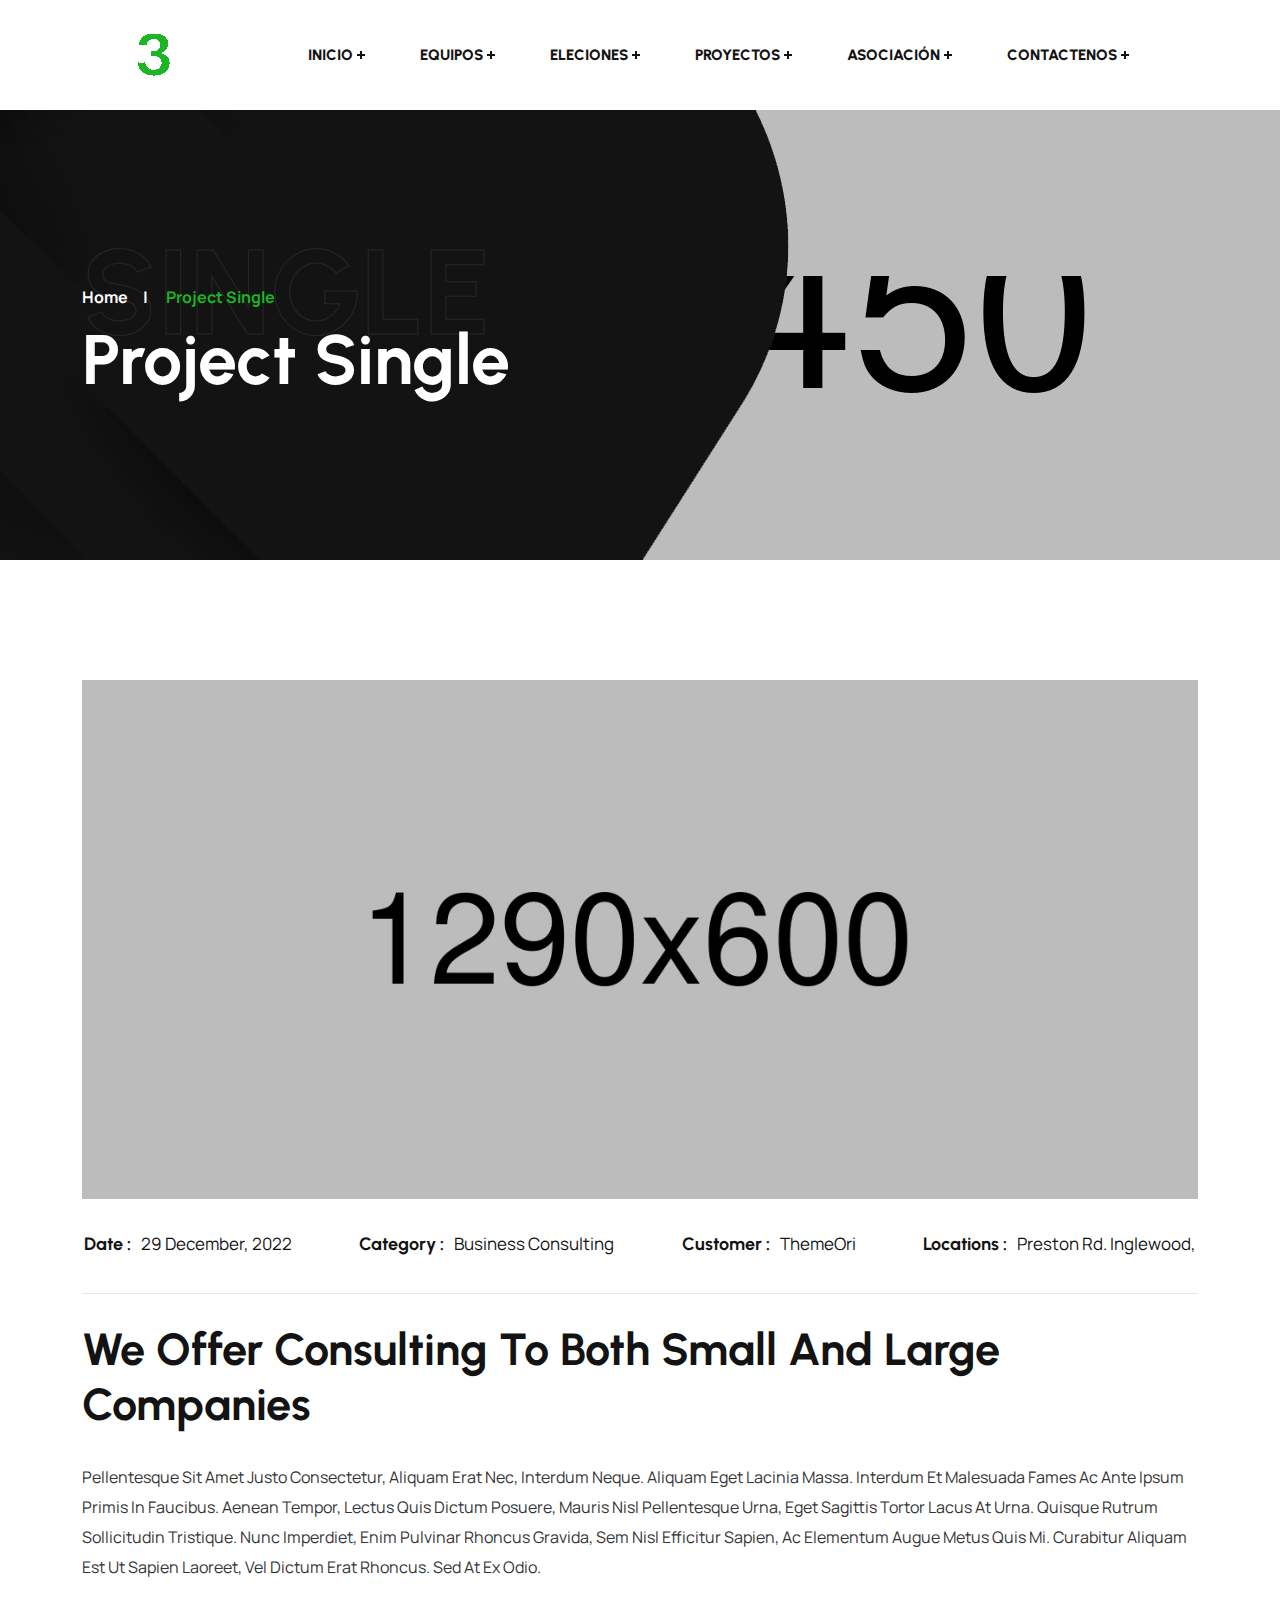
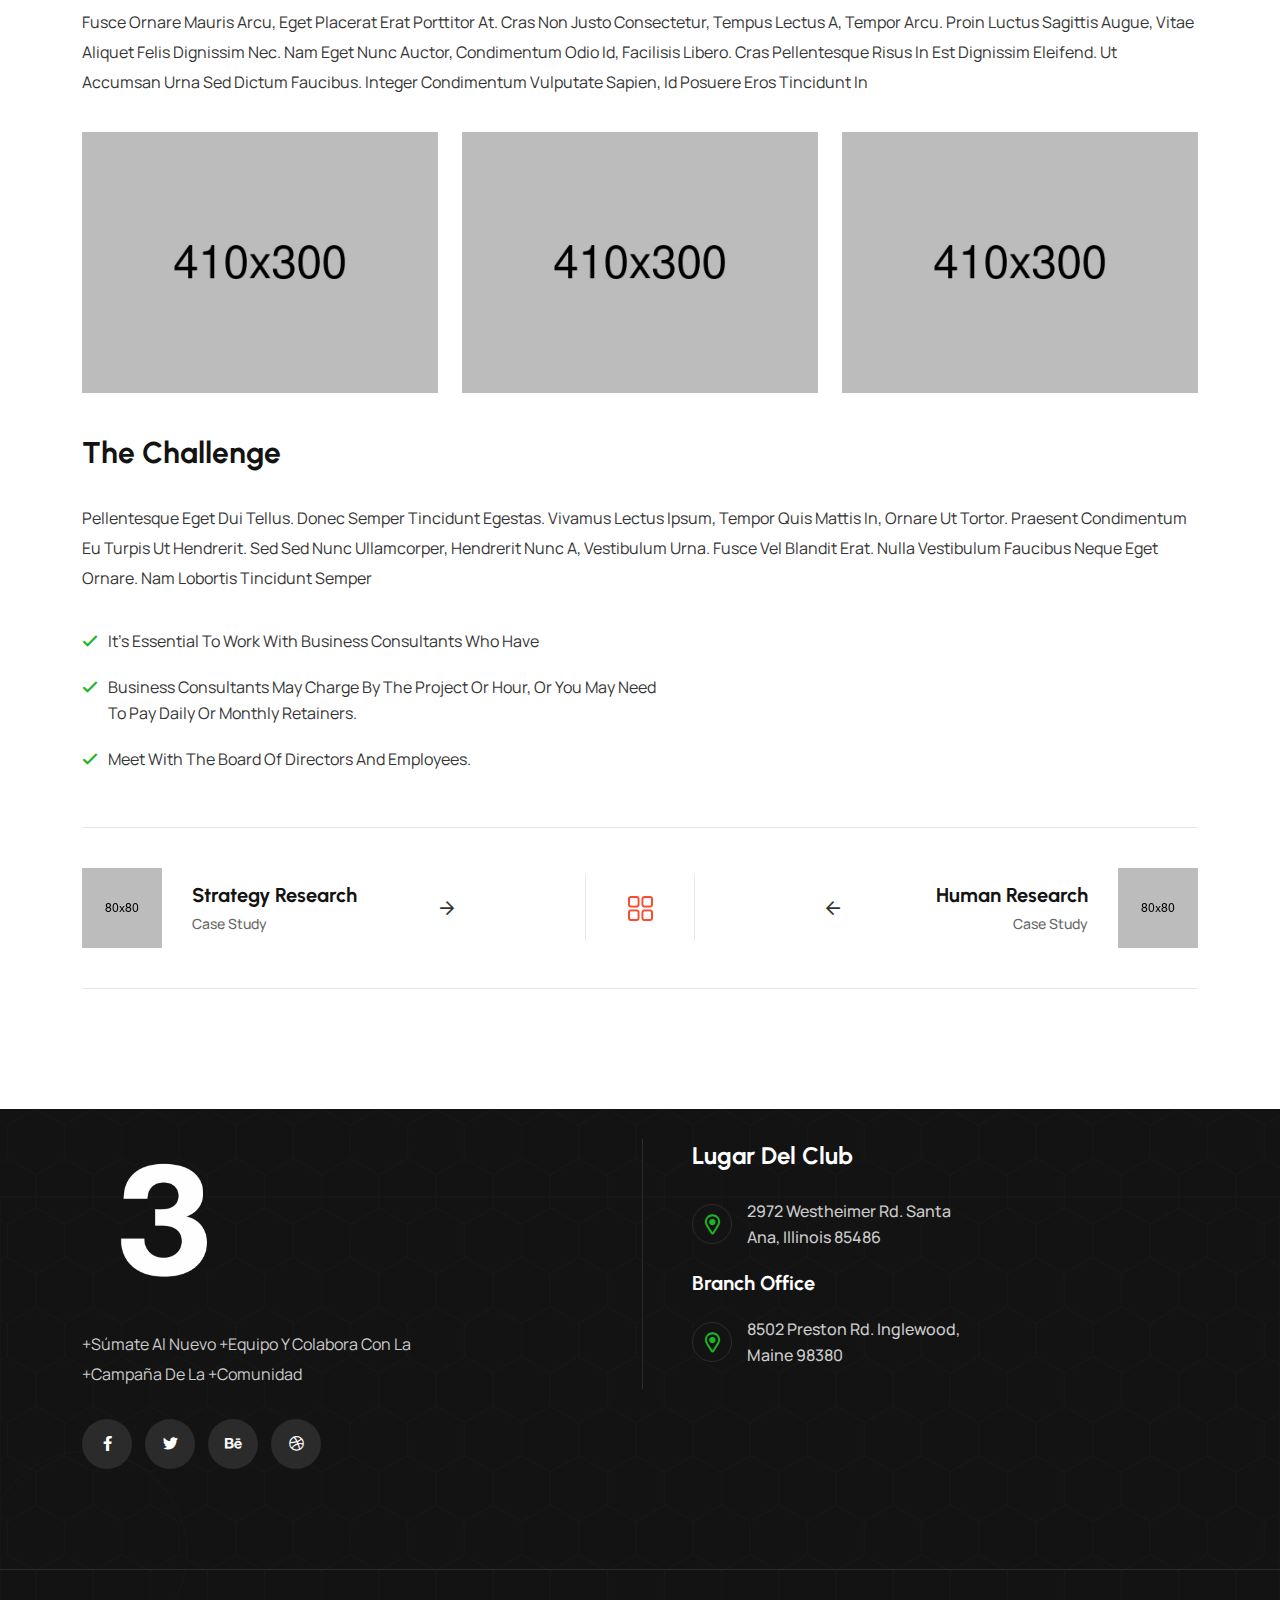
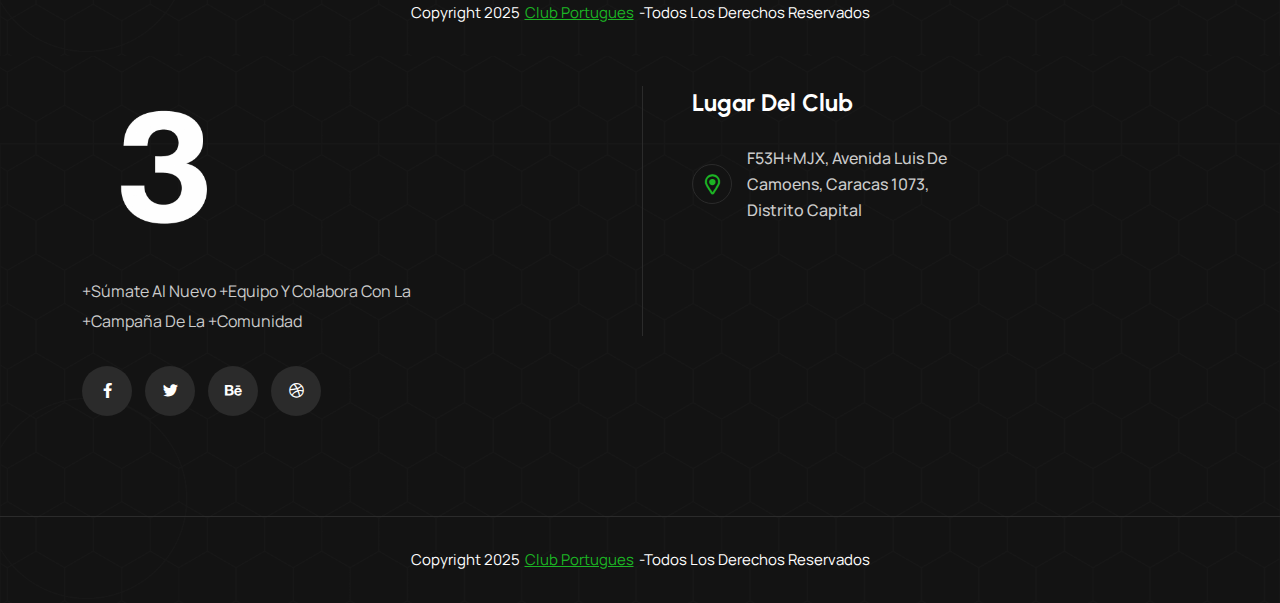
<file: club-Portugues.html>
<!DOCTYPE html>
<html lang="en">

<head>
	<!-- Start Meta -->
	<meta charset="UTF-8">
	<meta http-equiv="X-UA-Compatible" content="IE=edge">
	<meta name="description" content="Conbix - Business Consulting HTML5 Template">
	<meta name="keywords" content="Creative, Digital, multipage, landing, freelancer template">
	<meta name="author" content="ThemeOri">
	<meta name="viewport" content="width=device-width, initial-scale=1">
	<!-- Title of Site -->
	<title>Conbix - Business Consulting HTML5 Template</title>
	<!-- Favicons -->
	<link rel="icon" type="image/png" href="assets/img/imagenes-del-club/Logo-blanco-pequeño.png">
	<!-- Bootstrap CSS -->
	<link rel="stylesheet" href="assets/css/bootstrap.min.css">
	<!-- Font Awesome CSS -->
	<link rel="stylesheet" href="assets/css/all.css">
	<!-- Animate CSS -->
	<link rel="stylesheet" href="assets/css/animate.css">
	<!-- Swiper Bundle CSS -->
	<link rel="stylesheet" href="assets/css/swiper-bundle.min.css">
	<!-- Magnific Popup CSS -->
	<link rel="stylesheet" href="assets/css/magnific-popup.css">
	<!-- Mean Menu CSS -->
	<link rel="stylesheet" href="assets/css/meanmenu.min.css">
	<!-- Custom CSS -->
	<link rel="stylesheet" href="assets/sass/style.css"> 
</head>

<body>
	<!-- Preloader Start -->
	<div class="theme-loader">
		<div class="spinner">
			<div class="spinner-bounce one"></div>
			<div class="spinner-bounce two"></div>
			<div class="spinner-bounce three"></div>
		</div>
	</div>
	<!-- Preloader End -->
	<!-- Dark Light Start -->
	<!-- Dark Light End -->
	<!-- Top Bar Start -->
	<!-- Top Bar End -->
	<!-- Header Area Start -->
	<div class="header__area header__sticky">
		<div class="container custom__container">
			<div class="header__area-menubar">
				<div class="header__area-menubar-left">
					<div class="header__area-menubar-left-logo">
						<a href="index.html"><img class="dark-n" src="assets/img/imagenes-del-club/Logo-verder-pequeño.png"
								alt><img class="light-n" src="assets/img/imagenes-del-club/Logo-verder-pequeño.png" alt></a>
					</div>
				</div>
				<div class="header__area-menubar-center">
					<div class="header__area-menubar-center-menu menu-responsive">
						<ul id="mobilemenu">
							<li class="menu-item-has-children"><a href="index.html">Inicio</a>
							</li>
							<li class="menu-item-has-children"><a href="team.html">Equipos</a>
							</li>
							<li class="menu-item-has-children"><a href="faq.html">Eleciones</a>
							</li>
							<li class="menu-item-has-children"><a href="project-two.html">Proyectos</a>
								<ul class="sub-menu">
									<li><a href="club-Portugues.html">Club Portugues</a></li>
									<li><a href="cultura.html">cultura</a></li>
									<li><a href="deportes.html">Deportes</a></li>
									<li><a href="social.html">Social</a></li>
								</ul>
							</li>
							<li class="menu-item-has-children"><a href="asociacion.html">Asociación</a>
								<ul class="sub-menu">
									<li><a href="estatutos.html">Estatutos</a></li>
									<li><a href="simbolos.html">Simbolos</a></li>
								</ul>
							</li>
							<li class="menu-item-has-children"><a href="contact.html">Contactenos</a>
							</li>
						</ul>
					</div>
				</div>
				<div class="header__area-menubar-right">
					<div class="header__area-menubar-right-box">
						<div class="header__area-menubar-right-box-search">
						</div>
						<!-- sidebar Menu Start -->
						<!-- sidebar Menu Start -->
					</div>
					<div class="responsive-menu"></div>
				</div>
			</div>
		</div>
	</div>
	<!-- Header Area End -->	
	<!-- Page Banner Area Start -->
    <div class="page__banner" data-background="assets/img/pages/page-banner.jpg">
		<div class="container">
			<div class="row">
				<div class="col-xl-12">
					<div class="page__banner-content">
                        <span>Single</span>
						<ul>
							<li><a href="index.html">Home</a><span>|</span></li>
							<li>Project Single</li>
						</ul>
						<h1>Project Single</h1>
					</div>
				</div>
			</div>
		</div>
	</div>    
	<!-- Page Banner Area End -->
	<!-- Project Details Area Start -->
    <div class="project__details section-padding">
        <div class="container">
            <div class="row">
                <div class="col-xl-12">
                    <div class="project__details-area">
                        <div class="project__details-area-image dark__image">
                            <img src="assets/img/portfolio/project-details.jpg" alt="">
                        </div>
                        <div class="project__details-area-meta">
                            <div class="project__details-area-meta-item">
                                <h6>Date :<span>29 December, 2022</span></h6>
                            </div>
                            <div class="project__details-area-meta-item">
                                <h6>Category :<span>Business Consulting</span></h6>
                            </div>
                            <div class="project__details-area-meta-item">
                                <h6>Customer :<span>ThemeOri</span></h6>
                            </div>
                            <div class="project__details-area-meta-item">
                                <h6>Locations :<span>Preston Rd. Inglewood,</span></h6>
                            </div>
                        </div>
                        <h2 class="mb-30">We offer consulting to both small and large companies</h2>
                        <p class="mb-25">Pellentesque sit amet justo consectetur, aliquam erat nec, interdum neque. Aliquam eget lacinia massa. Interdum et malesuada fames ac ante ipsum primis in faucibus. Aenean tempor, lectus quis dictum posuere, mauris nisl pellentesque urna, eget sagittis tortor lacus at urna. Quisque rutrum sollicitudin tristique. Nunc imperdiet, enim pulvinar rhoncus gravida, sem nisl efficitur sapien, ac elementum augue metus quis mi. Curabitur aliquam est ut sapien laoreet, vel dictum erat rhoncus. Sed at ex odio.</p>
                        <p>Fusce ornare mauris arcu, eget placerat erat porttitor at. Cras non justo consectetur, tempus lectus a, tempor arcu. Proin luctus sagittis augue, vitae aliquet felis dignissim nec. Nam eget nunc auctor, condimentum odio id, facilisis libero. Cras pellentesque risus in est dignissim eleifend. Ut accumsan urna sed dictum faucibus. Integer condimentum vulputate sapien, id posuere eros tincidunt in</p>
                        <div class="row mt-35 mb-40 dark__image">
                            <div class="col-sm-4 sm-mb-30">
                                <img class="img__full" src="assets/img/portfolio/project-details-1.jpg" alt="">
                            </div>
                            <div class="col-sm-4 sm-mb-30">
                                <img class="img__full" src="assets/img/portfolio/project-details-2.jpg" alt="">
                            </div>
                            <div class="col-sm-4">
                                <img class="img__full" src="assets/img/portfolio/project-details-3.jpg" alt="">
                            </div>
                        </div>
                        <h3 class="mb-30">The Challenge</h3>
                        <p class="mb-35">Pellentesque eget dui tellus. Donec semper tincidunt egestas. Vivamus lectus ipsum, tempor quis mattis in, ornare ut tortor. Praesent condimentum eu turpis ut hendrerit. Sed sed nunc ullamcorper, hendrerit nunc a, vestibulum urna. Fusce vel blandit erat. Nulla vestibulum faucibus neque eget ornare. Nam lobortis tincidunt semper</p>
                        <div class="project__details-area-list">
                            <span><i class="far fa-check"></i>It's essential to work with business consultants who have</span>
                            <span><i class="far fa-check"></i>Business consultants may charge by the project or hour, or you may need to pay daily or monthly retainers.</span>
                            <span><i class="far fa-check"></i>Meet with the board of directors and employees.</span>
                        </div>
                        <div class="project__details-pagination">
                            <div class="project__details-pagination-item">
                                <a href="#">
                                    <div class="project__details-pagination-item-left dark__image">
                                        <img src="assets/img/portfolio/prev.jpg" alt="">
                                        <div class="project__details-pagination-item-content">
                                            <h6>strategy research</h6>
                                            <span>Case Study</span>
                                        </div>
                                    </div>
                                    <div class="project__details-pagination-item-right">
                                        <i class="far fa-arrow-right"></i>
                                    </div>
                                </a>
                            </div>
                            <div class="project__details-pagination-item center">
                                <div class="project__details-pagination-item-icon">
                                    <img src="assets/img/icon/menu.png" alt="">
                                </div>
                            </div>
                            <div class="project__details-pagination-item">
                                <a href="#">
                                    <div class="project__details-pagination-item-right">
                                        <i class="far fa-arrow-left"></i>
                                    </div>
                                    <div class="project__details-pagination-item-left dark__image">
										<div class="project__details-pagination-item-content t-right">
											<h6>Human Research</h6>
                                            <span>Case Study</span>
                                        </div>
										<img src="assets/img/portfolio/next.jpg" alt="">
                                    </div>
                                </a>
                            </div>
                        </div>  
                    </div>
                </div>
            </div>
        </div>
    </div>
	<!-- Project Details Area End -->
	<!-- Footer Area Start -->
	<div class="footer__two" data-background="assets/img/shape/footer-bg-1.png">
		<!-- Subscribe Area Start -->
		<!-- Subscribe Area End -->
		<div class="container">
			<div class="row">
				<div class="col-xl-6 col-lg-8 col-md-6 lg-mb-30 mt-30">
					<div class="footer__two-widget">
						<div class="footer__two-widget-about">
							<a href="index.html"><img src="assets/img/imagenes-del-club/logo-blanco.png" alt=""></a>
							<p>+Súmate al Nuevo +Equipo y colabora con la +Campaña de la +Comunidad</p>
							<div class="footer__two-widget-about-social">
								<ul>
									<li><a href="#"><i class="fab fa-facebook-f"></i></a></li>
									<li><a href="#"><i class="fab fa-twitter"></i></a></li>
									<li><a href="#"><i class="fab fa-behance"></i></a></li>
									<li><a href="#"><i class="fab fa-dribbble"></i></a></li>
								</ul>
							</div>
						</div>
					</div>
				</div>
				<div class="col-xl-6 col-lg-6 col-md-6 md-mb-30 mt-30">
					<div class="footer__two-widget footer-border">
						<h4>Lugar del club</h4>
						<div class="footer__two-widget-location">
							<div class="footer__two-widget-location-item">
								<div class="footer__two-widget-location-item-icon">
									<i class="far fa-map-marker-alt"></i>
								</div>
								<div class="footer__two-widget-location-item-info">
									<a href="#">2972 Westheimer Rd. Santa Ana, Illinois 85486</a>
								</div>
							</div>
							<h6>Branch Office</h6>
							<div class="footer__two-widget-location-item">
								<div class="footer__two-widget-location-item-icon">
									<i class="far fa-map-marker-alt"></i>
								</div>
								<div class="footer__two-widget-location-item-info">
									<a href="#">8502 Preston Rd. Inglewood, Maine 98380</a>
								</div>
							</div>
						</div>
					</div>
				</div>
			</div>
		</div>
		<div class="copyright__two">
			<div class="container">
				<div class="row">
					<div class="col-xl-12">
						<p>Copyright 2025 <a href="index.html">Club portugues</a> -Todos los Derechos Reservados</p>
					</div>
				</div>
			</div>
		</div>
	</div>
	<!-- Footer Area End -->
	<!-- Scroll Btn Start -->
	<div class="footer__two" data-background="assets/img/shape/footer-bg-1.png">
		<!-- Subscribe Area Start -->
		<!-- Subscribe Area End -->
		<div class="container">
			<div class="row">
				<div class="col-xl-6 col-lg-8 col-md-6 lg-mb-30 mt-30">
					<div class="footer__two-widget">
						<div class="footer__two-widget-about">
							<a href="index.html"><img src="assets/img/imagenes-del-club/logo-blanco.png" alt=""></a>
							<p>+Súmate al Nuevo +Equipo y colabora con la +Campaña de la +Comunidad</p>
							<div class="footer__two-widget-about-social">
								<ul>
									<li><a href="#"><i class="fab fa-facebook-f"></i></a></li>
									<li><a href="#"><i class="fab fa-twitter"></i></a></li>
									<li><a href="#"><i class="fab fa-behance"></i></a></li>
									<li><a href="#"><i class="fab fa-dribbble"></i></a></li>
								</ul>
							</div>
						</div>
					</div>
				</div>
				<div class="col-xl-6 col-lg-6 col-md-6 md-mb-30 mt-30">
					<div class="footer__two-widget footer-border">
						<h4>Lugar del club</h4>
						<div class="footer__two-widget-location">
							<div class="footer__two-widget-location-item">
								<div class="footer__two-widget-location-item-icon">
									<i class="far fa-map-marker-alt"></i>
								</div>
								<div class="footer__two-widget-location-item-info">
									<a href="https://maps.app.goo.gl/B4JbBz4AL8Dq3em4A">F53H+MJX, Avenida Luis De Camoens, Caracas 1073, Distrito Capital</a>
								</div>
							</div>
						</div>
					</div>
				</div>
			</div>
		</div>
		<div class="copyright__two">
			<div class="container">
				<div class="row">
					<div class="col-xl-12">
						<p>Copyright 2025 <a href="index.html">Club portugues</a> -Todos los Derechos Reservados</p>
					</div>
				</div>
			</div>
		</div>
	</div>
	<!-- Scroll Btn End -->
	<!-- Main JS -->
	<script src="assets/js/jquery-3.6.0.min.js"></script>
	<!-- Bootstrap JS -->
	<script src="assets/js/bootstrap.min.js"></script>
	<!-- Counter Up JS -->
	<script src="assets/js/jquery.counterup.min.js"></script>
	<!-- Popper JS -->
	<script src="assets/js/popper.min.js"></script>
	<!-- Progressbar JS -->
	<script src="assets/js/progressbar.min.js"></script>
	<!-- Magnific Popup JS -->
	<script src="assets/js/jquery.magnific-popup.min.js"></script>
	<!-- Swiper Bundle JS -->
	<script src="assets/js/swiper-bundle.min.js"></script>
    <!-- Isotope JS -->
	<script src="assets/js/isotope.pkgd.min.js"></script>
	<!-- Waypoints JS -->
	<script src="assets/js/jquery.waypoints.min.js"></script>
	<!-- Mean Menu JS -->
	<script src="assets/js/jquery.meanmenu.min.js"></script>
	<!-- Custom JS -->
	<script src="assets/js/custom.js"></script>
</body>

</html>
</file>
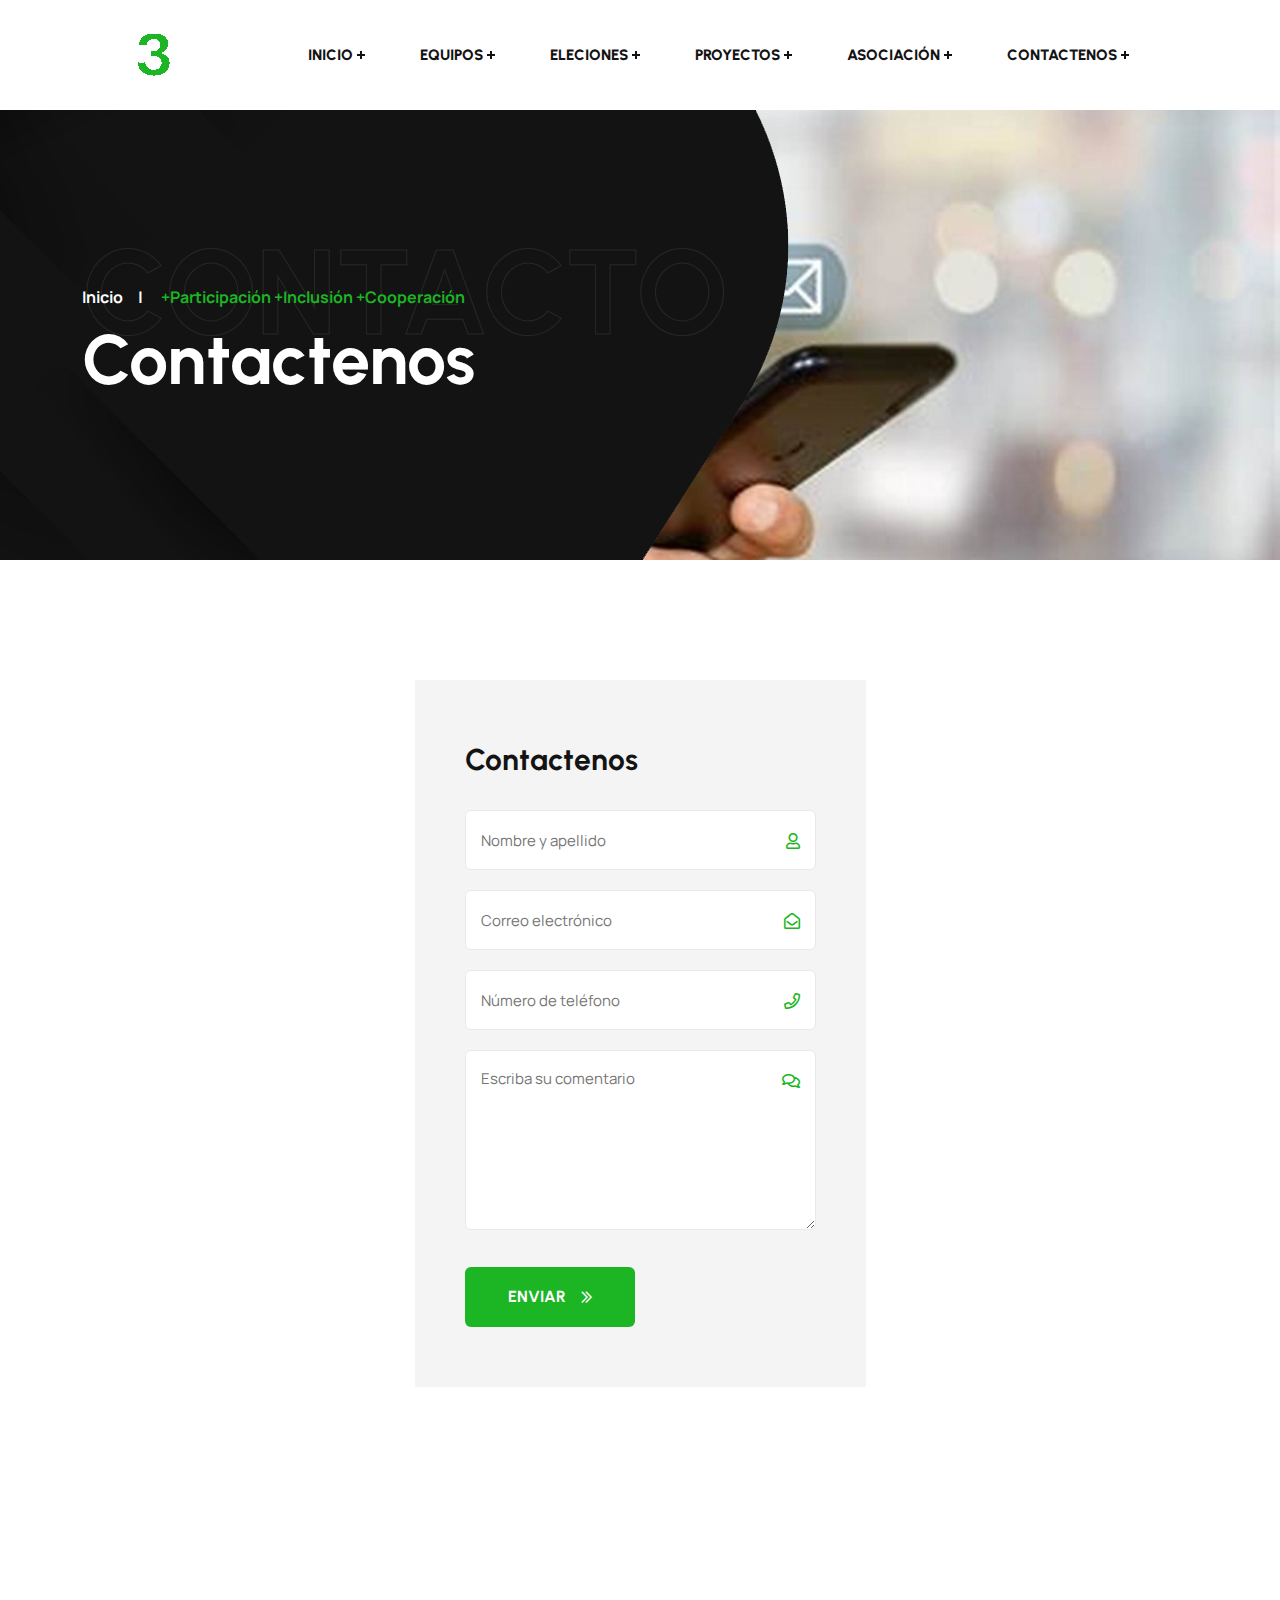
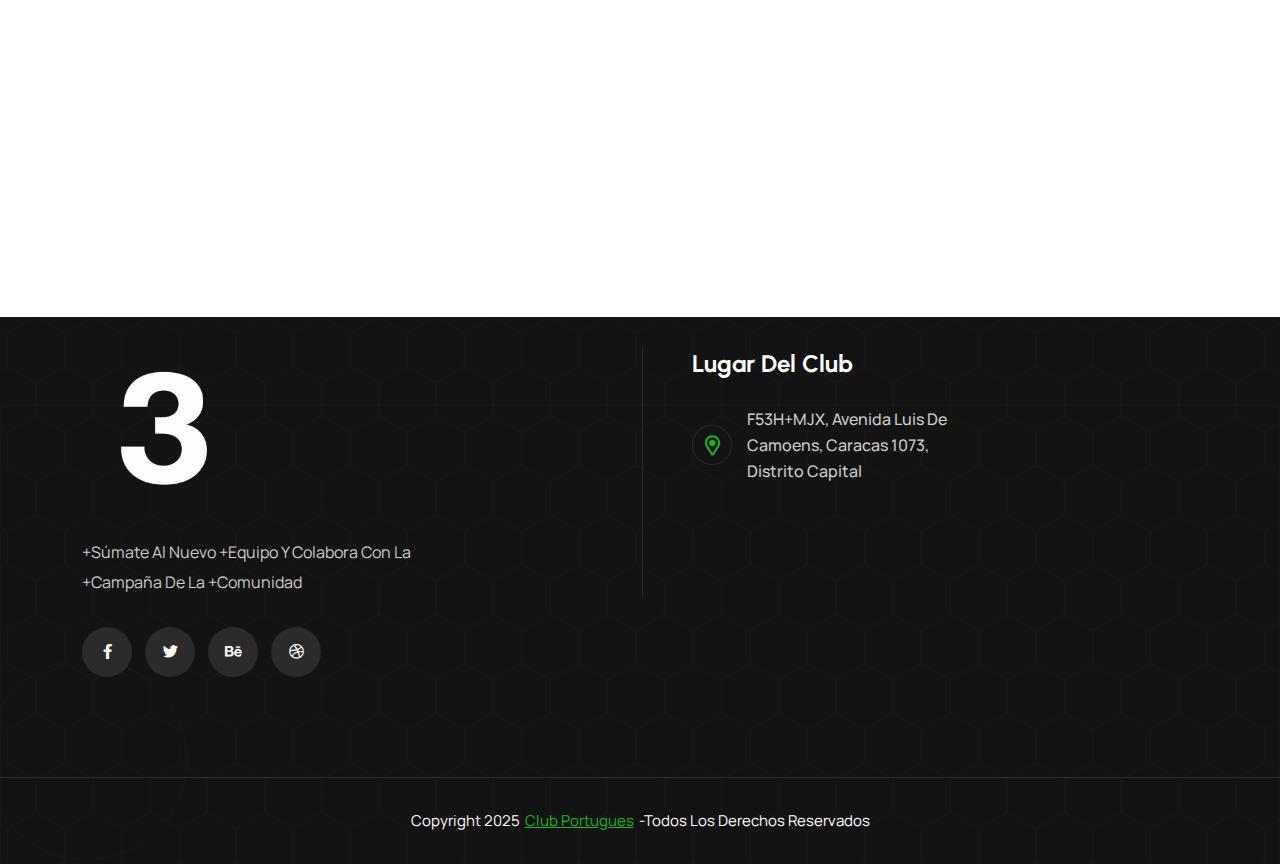
<file: contact.html>
<!DOCTYPE html>
<html lang="en">

<head>
	<!-- Start Meta -->
	<meta charset="UTF-8">
	<meta http-equiv="X-UA-Compatible" content="IE=edge">
	<meta name="description" content="Conbix - Business Consulting HTML5 Template">
	<meta name="keywords" content="Creative, Digital, multipage, landing, freelancer template">
	<meta name="author" content="ThemeOri">
	<meta name="viewport" content="width=device-width, initial-scale=1">
	<!-- Title of Site -->
	<title>Conbix - Business Consulting HTML5 Template</title>
	<!-- Favicons -->
	<link rel="icon" type="image/png" href="assets/img/imagenes-del-club/Logo-blanco-pequeño.png">
	<!-- Bootstrap CSS -->
	<link rel="stylesheet" href="assets/css/bootstrap.min.css">
	<!-- Font Awesome CSS -->
	<link rel="stylesheet" href="assets/css/all.css">
	<!-- Animate CSS -->
	<link rel="stylesheet" href="assets/css/animate.css">
	<!-- Swiper Bundle CSS -->
	<link rel="stylesheet" href="assets/css/swiper-bundle.min.css">
	<!-- Magnific Popup CSS -->
	<link rel="stylesheet" href="assets/css/magnific-popup.css">
	<!-- Mean Menu CSS -->
	<link rel="stylesheet" href="assets/css/meanmenu.min.css">
	<!-- Custom CSS -->
	<link rel="stylesheet" href="assets/sass/style.css">
</head>

<body>
	<!-- Preloader Start -->
	<div class="theme-loader">
		<div class="spinner">
			<div class="spinner-bounce one"></div>
			<div class="spinner-bounce two"></div>
			<div class="spinner-bounce three"></div>
		</div>
	</div>
	<!-- Preloader End -->
	<!-- Dark Light Start -->
	<!-- Dark Light End -->
	<!-- Top Bar Start -->
	<!-- Top Bar End -->
	<!-- Header Area Start -->
	<div class="header__area header__sticky">
		<div class="container custom__container">
			<div class="header__area-menubar">
				<div class="header__area-menubar-left">
					<div class="header__area-menubar-left-logo">
						<a href="index.html"><img class="dark-n" src="assets/img/imagenes-del-club/Logo-verder-pequeño.png"
								alt=""><img class="light-n" src="assets/img/imagenes-del-club/Logo-verder-pequeño.png" alt=""></a>
					</div>
				</div>
				<div class="header__area-menubar-center">
					<div class="header__area-menubar-center-menu menu-responsive">
						<ul id="mobilemenu">
							<li class="menu-item-has-children"><a href="index.html">Inicio</a>
							</li>
							<li class="menu-item-has-children"><a href="team.html">Equipos</a>
							</li>
							<li class="menu-item-has-children"><a href="faq.html">Eleciones</a>
							</li>
							<li class="menu-item-has-children"><a href="project-two.html">Proyectos</a>
								<ul class="sub-menu">
									<li><a href="club-Portugues.html">Club Portugues</a></li>
									<li><a href="cultura.html">cultura</a></li>
									<li><a href="deportes.html">Deportes</a></li>
									<li><a href="social.html">Social</a></li>
								</ul>
							</li>
							<li class="menu-item-has-children"><a href="asociacion.html">Asociación</a>
								<ul class="sub-menu">
									<li><a href="estatutos.html">Estatutos</a></li>
									<li><a href="simbolos.html">Simbolos</a></li>
								</ul>
							</li>
							<li class="menu-item-has-children"><a href="contact.html">Contactenos</a>
							</li>
						</ul>
					</div>
				</div>
				<div class="header__area-menubar-right">
					<div class="header__area-menubar-right-box">
						<div class="header__area-menubar-right-sidebar">
						</div>
						<!-- sidebar Menu Start -->
						<!-- <div class="header__area-menubar-right-sidebar-popup">
                            <div class="sidebar-close-btn"><i class="fal fa-times"></i></div>
                            <div class="header__area-menubar-right-sidebar-popup-logo">
                                <a href="index.html"> <img src="assets/img/logo-2.png" alt=""> </a>
                            </div>
                            <p>Morbi et tellus imperdiet, aliquam nulla sed, dapibus erat. Aenean dapibus sem non purus venenatis vulputate. Donec accumsan eleifend blandit. Nullam auctor ligula</p>
							<div class="header__area-menubar-right-box-sidebar-popup-contact">
								<h4 class="mb-30">Get In Touch</h4>
								<div class="header__area-menubar-right-box-sidebar-popup-contact-item">
									<div class="header__area-menubar-right-box-sidebar-popup-contact-item-icon">
										<i class="fal fa-phone-alt icon-animation"></i>
									</div>
									<div class="header__area-menubar-right-box-sidebar-popup-contact-item-content">
										<span>Call Now</span>
										<h6><a href="tel:+125(895)658568">+125 (895) 658 568</a></h6>
									</div>
								</div>
								<div class="header__area-menubar-right-box-sidebar-popup-contact-item">
									<div class="header__area-menubar-right-box-sidebar-popup-contact-item-icon">
										<i class="fal fa-envelope"></i>
									</div>
									<div class="header__area-menubar-right-box-sidebar-popup-contact-item-content">
										<span>Quick Email</span>
										<h6><a href="mailto:info.help@gmail.com">info.help@gmail.com</a></h6>
									</div>
								</div>
								<div class="header__area-menubar-right-box-sidebar-popup-contact-item">
									<div class="header__area-menubar-right-box-sidebar-popup-contact-item-icon">
										<i class="fal fa-map-marker-alt"></i>
									</div>
									<div class="header__area-menubar-right-box-sidebar-popup-contact-item-content">
										<span>Office Address</span>
										<h6><a href="#">PV3M+X68 Welshpool United Kingdom</a></h6>
									</div>
								</div>
							</div>
							<div class="header__area-menubar-right-box-sidebar-popup-social">
								<ul>
									<li><a href="#"><i class="fab fa-facebook-f"></i></a></li>
									<li><a href="#"><i class="fab fa-behance"></i></a></li>
									<li><a href="#"><i class="fab fa-twitter"></i></a></li>
								</ul>							
							</div>
                        </div> -->
						<div class="sidebar-overlay"></div>
						<!-- sidebar Menu Start -->
					</div>
					<div class="responsive-menu"></div>
				</div>
			</div>
		</div>
	</div>
	<!-- Header Area End -->
	<!-- Page Banner Area Start -->
	<div class="page__banner" data-background="assets/img/imagenes-del-club/bannerContactos.jpg">
		<div class="container">
			<div class="row">
				<div class="col-xl-12">
					<div class="page__banner-content">
						<span>Contacto</span>
						<ul>
							<li><a href="index.html">Inicio</a><span>|</span></li>
							<li>+Participación +Inclusión +Cooperación</li>
						</ul>
						<h1>Contactenos</h1>
					</div>
				</div>
			</div>
		</div>
	</div>
	<!-- Page Banner Area End -->
	<!-- Contact Page Start -->
	<div class="contact__page section-padding pb-120 mt-n5">
		<div class="container">
			<!-- Añadido 'justify-content-center' a la fila para centrar la columna -->
			<div class="row justify-content-center">
				<!-- La columna del formulario ya tiene un ancho definido (5 columnas) -->
				<div class="col-xl-5 col-lg-5 order-last order-lg-first">
					<div class="contact__page-form">
						<h3 class="mb-30">Contactenos</h3>
						<form action="#">
							<div class="row">
								<div class="col-sm-12 mb-20">
									<div class="contact__page-form-item conbix-contact-item">
										<span class="fal fa-user"></span>
										<input type="text" name="name" placeholder="Nombre y apellido" required="required">
									</div>
								</div>
								<div class="col-sm-12 mb-20">
									<div class="contact__page-form-item conbix-contact-item">
										<span class="far fa-envelope-open"></span>
										<input type="email" name="email" placeholder="Correo electrónico" required="required">
									</div>
								</div>
								<!-- Sección para el número de teléfono -->
								<div class="col-sm-12 mb-20">
									<div class="contact__page-form-item conbix-contact-item">
										<span class="fal fa-phone"></span> <!-- Icono de teléfono, puedes usar 'fas fa-phone-alt' si prefieres -->
										<input type="tel" name="phone" placeholder="Número de teléfono">
									</div>
								</div>
								<!-- Fin de la sección para el número de teléfono -->
								<div class="col-sm-12 mb-30">
									<div class="contact__page-form-item conbix-contact-item">
										<span class="far fa-comments"></span>
										<textarea name="message" placeholder="Escriba su comentario"></textarea>
									</div>
								</div>
								<div class="col-lg-12">
									<div class="contact__page-form-item">
										<button class="btn-one" type="submit">Enviar<i class="far fa-chevron-double-right"></i></button>
									</div>
								</div>
							</div>
						</form>
					</div>
				</div>
				<!-- La columna comentada no afecta al centrado de la columna del formulario -->
				<!-- <div class="col-xl-7 col-lg-7 lg-mb-30">
					<div class="contact__page-info">
						<h2 class="mb-60 lg-mb-30">Get In Touch</h2>
						<div class="contact__page-info-item">
							<h6>Office Address<span>:</span></h6>
							<span>3891 Ranchview Dr. Richardson, California 62639</span>
						</div>
						<div class="contact__page-info-item">
							<h6>Email Address <span>:</span></h6>
							<span>
								<a href="mailto:hello.conbix@gmail.com">hello.conbix@gmail.com</a>
								<a href="mailto:info.conbix@gmail">info.conbix@gmail.com</a>
							</span>
						</div>
						<div class="contact__page-info-item">
							<h6>Phone Number<span>:</span></h6>
							<span>
								<a href="tel:(+106)935-0120">(+106) 935-0120</a>
								<a href="tel:(+107)605-0133">(+107) 605-0133</a>
							</span>
						</div>
					</div>
				</div> -->
			</div>
		</div>
	</div>
	<!-- Contact Page End -->
	<!-- Contact Page Map Start -->
	<div class="contact__page-map">
		<iframe
			src="https://www.google.com/maps/embed?pb=!1m18!1m12!1m3!1d3923.587875719433!2d-66.82346092496266!3d10.454241089675646!2m3!1f0!2f0!3f0!3m2!1i1024!2i768!4f13.1!3m3!1m2!1s0x8c2a580f4fd3056d%3A0x3965dbc3995e0381!2sCentro%20Portugu%C3%A9s!5e0!3m2!1ses-419!2sve!4v1747790731918!5m2!1ses-419!2sve"
			loading="lazy"></iframe>
	</div>
	<!-- Contact Page Map End -->
	<!-- Footer Area Start -->
		<!-- Subscribe Area End -->
	<div class="footer__two mt-120" data-background="assets/img/shape/footer-bg-1.png">
		<!-- Subscribe Area Start -->
		<!-- Subscribe Area End -->
		<div class="container">
			<div class="row">
				<div class="col-xl-6 col-lg-8 col-md-6 lg-mb-30 mt-30">
					<div class="footer__two-widget">
						<div class="footer__two-widget-about">
							<a href="index.html"><img src="assets/img/imagenes-del-club/logo-blanco.png" alt=""></a>
							<p>+Súmate al Nuevo +Equipo y colabora con la +Campaña de la +Comunidad</p>
							<div class="footer__two-widget-about-social">
								<ul>
									<li><a href="#"><i class="fab fa-facebook-f"></i></a></li>
									<li><a href="#"><i class="fab fa-twitter"></i></a></li>
									<li><a href="#"><i class="fab fa-behance"></i></a></li>
									<li><a href="#"><i class="fab fa-dribbble"></i></a></li>
								</ul>
							</div>
						</div>
					</div>
				</div>
				<div class="col-xl-6 col-lg-6 col-md-6 md-mb-30 mt-30">
					<div class="footer__two-widget footer-border">
						<h4>Lugar del club</h4>
						<div class="footer__two-widget-location">
							<div class="footer__two-widget-location-item">
								<div class="footer__two-widget-location-item-icon">
									<i class="far fa-map-marker-alt"></i>
								</div>
								<div class="footer__two-widget-location-item-info">
									<a href="https://maps.app.goo.gl/WkezQLGbxto4oiNP9">F53H+MJX, Avenida Luis De Camoens, Caracas 1073, Distrito Capital</a>
								</div>
							</div>
						</div>
					</div>
				</div>
			</div>
		</div>
		<div class="copyright__two">
			<div class="container">
				<div class="row">
					<div class="col-xl-12">
						<p>Copyright 2025 <a href="index.html">Club portugues</a> -Todos los Derechos Reservados</p>
					</div>
				</div>
			</div>
		</div>
	</div>
	<!-- Footer Area End -->
	<!-- Scroll Btn Start -->
	<div class="scroll-up">
		<svg class="scroll-circle svg-content" width="100%" height="100%" viewBox="-1 -1 102 102">
			<path d="M50,1 a49,49 0 0,1 0,98 a49,49 0 0,1 0,-98" />
		</svg>
	</div>
	<!-- Scroll Btn End -->
	<!-- Main JS -->
	<script src="assets/js/jquery-3.6.0.min.js"></script>
	<!-- Bootstrap JS -->
	<script src="assets/js/bootstrap.min.js"></script>
	<!-- Counter Up JS -->
	<script src="assets/js/jquery.counterup.min.js"></script>
	<!-- Popper JS -->
	<script src="assets/js/popper.min.js"></script>
	<!-- Progressbar JS -->
	<script src="assets/js/progressbar.min.js"></script>
	<!-- Magnific Popup JS -->
	<script src="assets/js/jquery.magnific-popup.min.js"></script>
	<!-- Swiper Bundle JS -->
	<script src="assets/js/swiper-bundle.min.js"></script>
	<!-- Isotope JS -->
	<script src="assets/js/isotope.pkgd.min.js"></script>
	<!-- Waypoints JS -->
	<script src="assets/js/jquery.waypoints.min.js"></script>
	<!-- Mean Menu JS -->
	<script src="assets/js/jquery.meanmenu.min.js"></script>
	<!-- Custom JS -->
	<script src="assets/js/custom.js"></script>
</body>

</html>
</file>
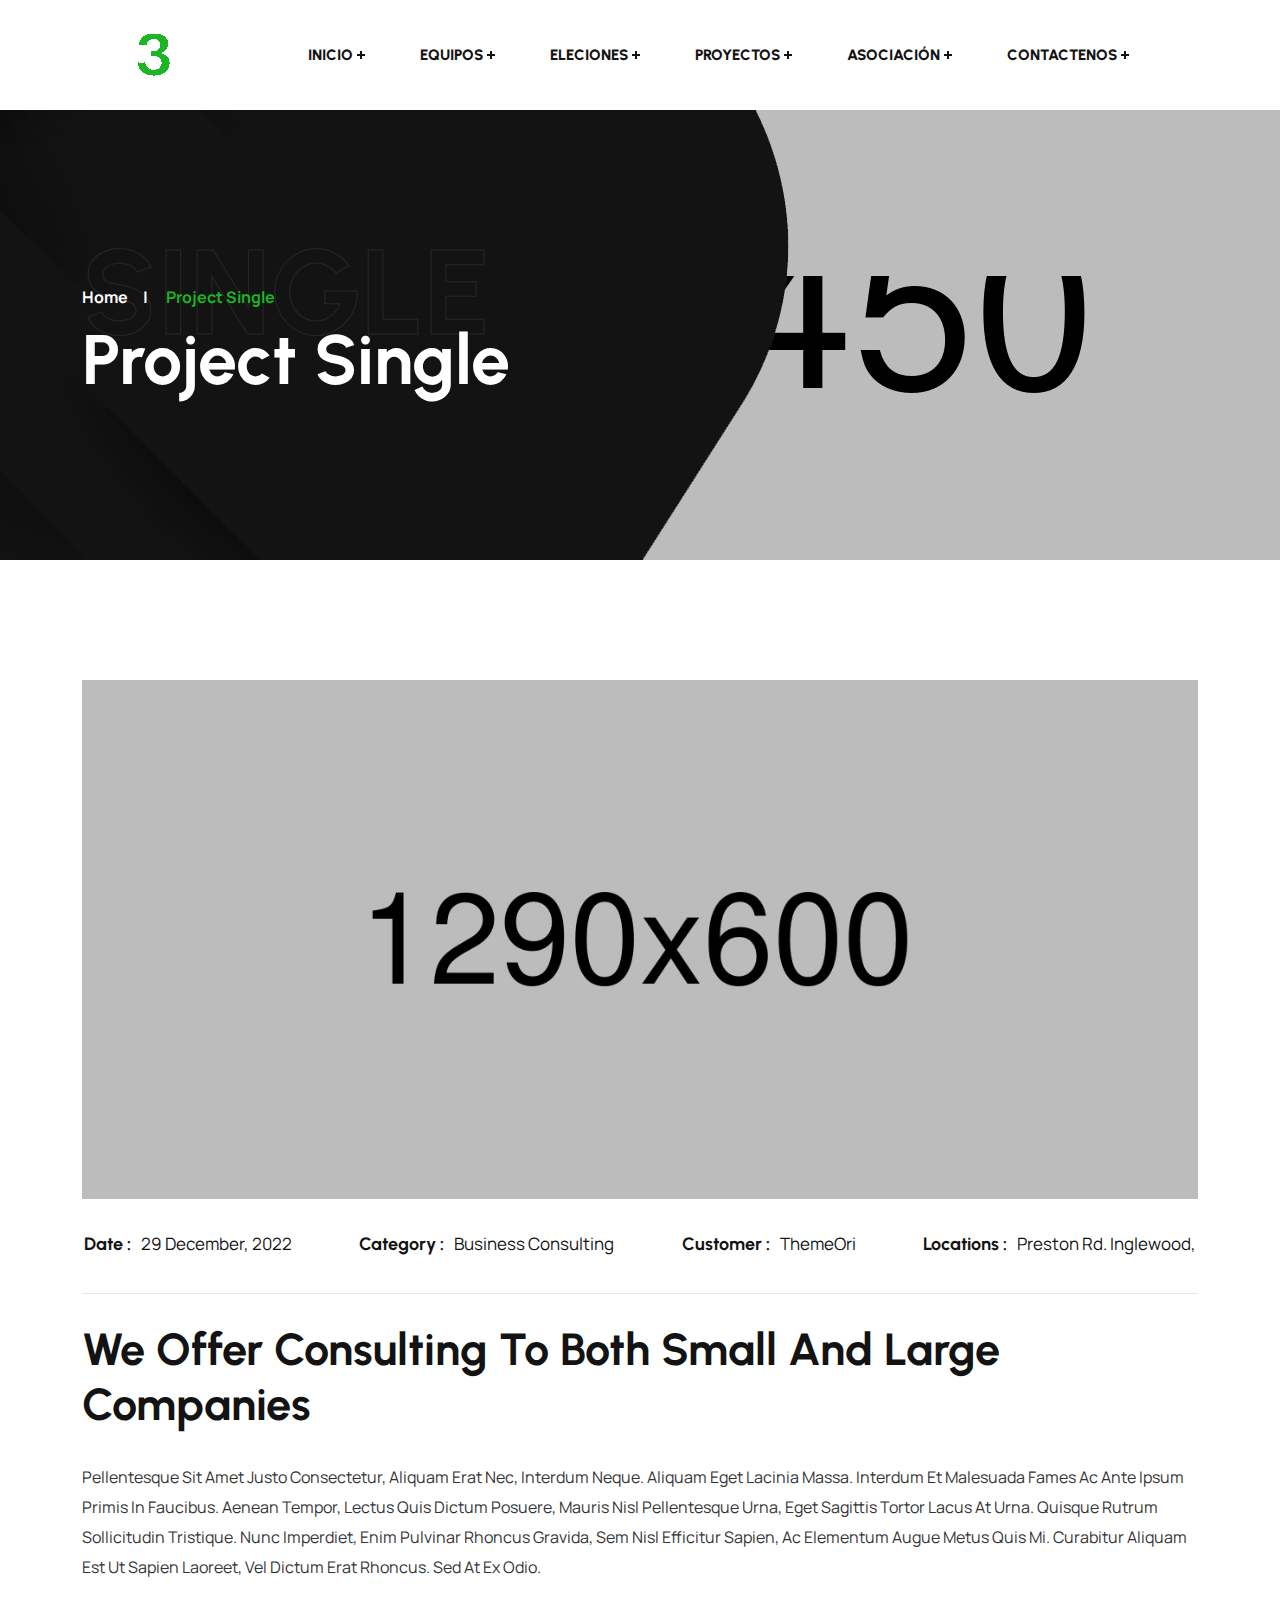
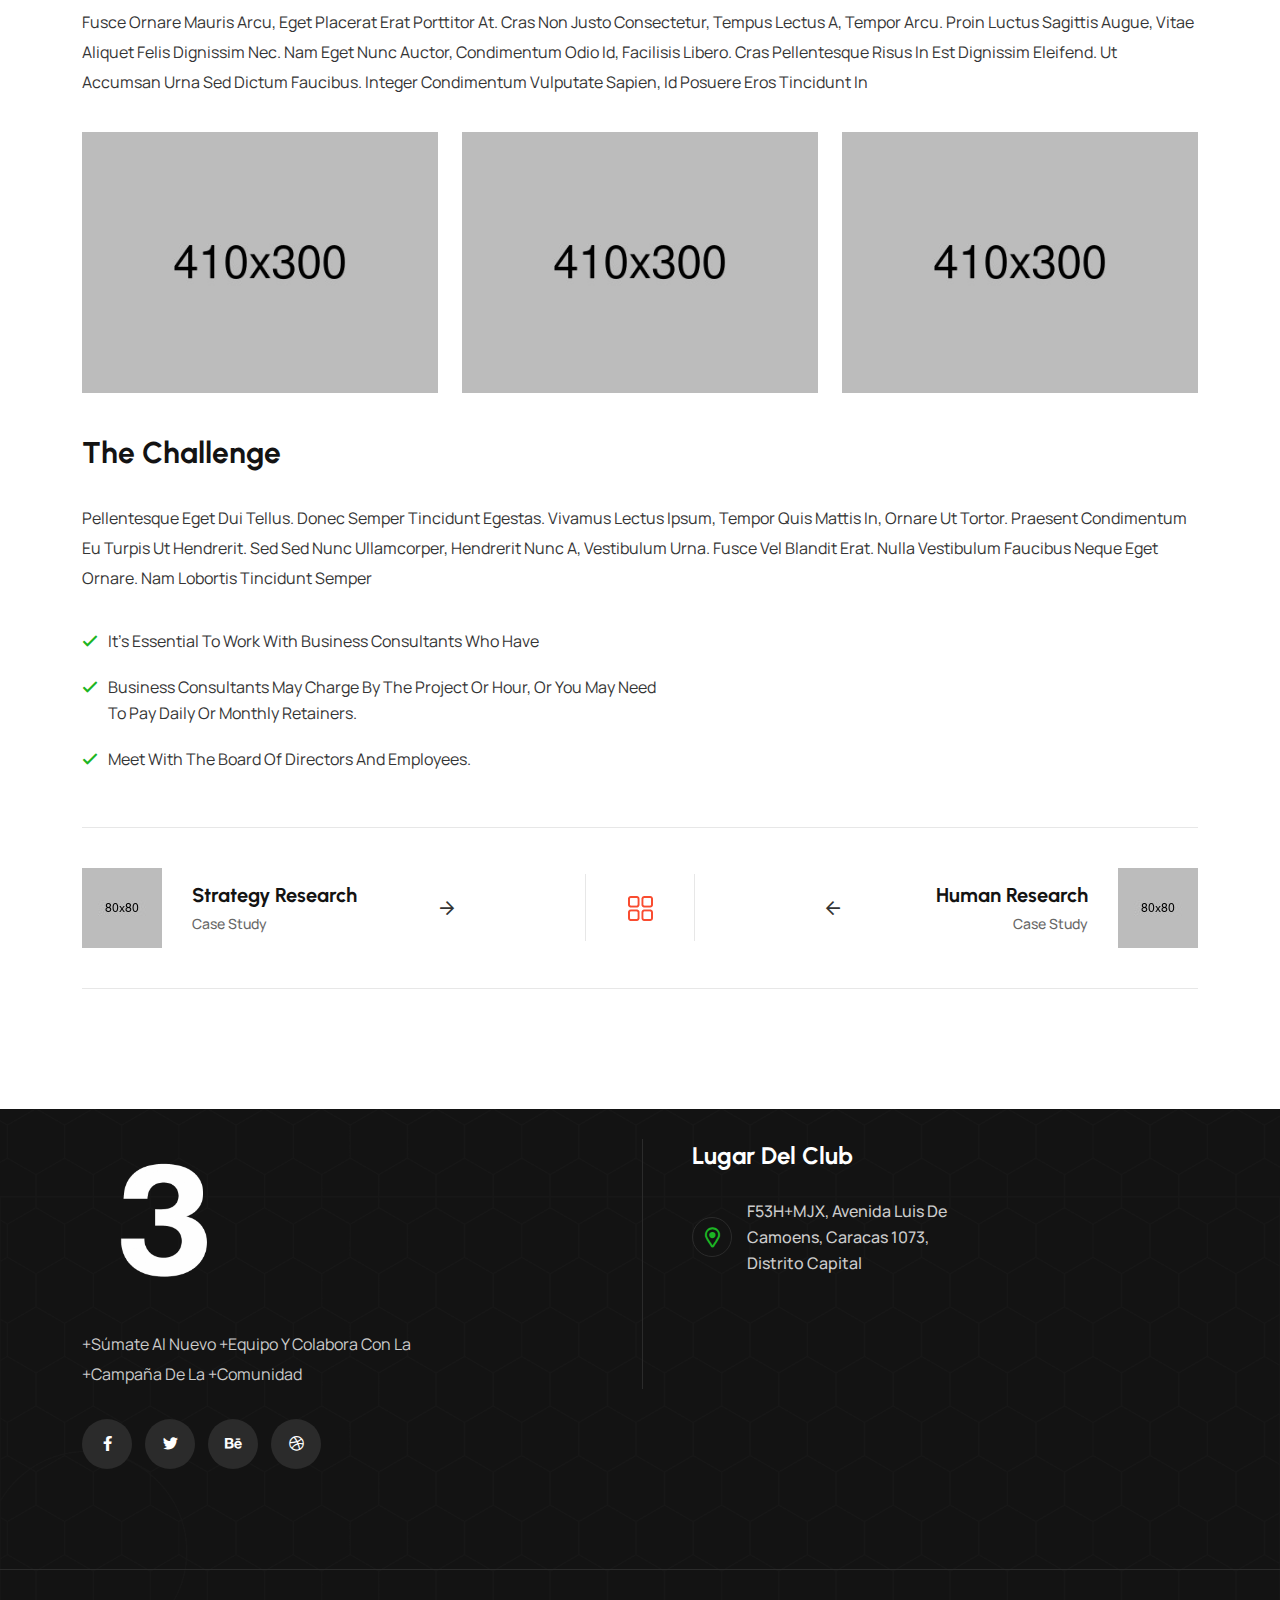
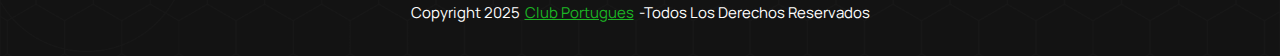
<file: cultura.html>
<!DOCTYPE html>
<html lang="en">

<head>
	<!-- Start Meta -->
	<meta charset="UTF-8">
	<meta http-equiv="X-UA-Compatible" content="IE=edge">
	<meta name="description" content="Conbix - Business Consulting HTML5 Template">
	<meta name="keywords" content="Creative, Digital, multipage, landing, freelancer template">
	<meta name="author" content="ThemeOri">
	<meta name="viewport" content="width=device-width, initial-scale=1">
	<!-- Title of Site -->
	<title>Conbix - Business Consulting HTML5 Template</title>
	<!-- Favicons -->
	<link rel="icon" type="image/png" href="assets/img/imagenes-del-club/Logo-blanco-pequeño.png">
	<!-- Bootstrap CSS -->
	<link rel="stylesheet" href="assets/css/bootstrap.min.css">
	<!-- Font Awesome CSS -->
	<link rel="stylesheet" href="assets/css/all.css">
	<!-- Animate CSS -->
	<link rel="stylesheet" href="assets/css/animate.css">
	<!-- Swiper Bundle CSS -->
	<link rel="stylesheet" href="assets/css/swiper-bundle.min.css">
	<!-- Magnific Popup CSS -->
	<link rel="stylesheet" href="assets/css/magnific-popup.css">
	<!-- Mean Menu CSS -->
	<link rel="stylesheet" href="assets/css/meanmenu.min.css">
	<!-- Custom CSS -->
	<link rel="stylesheet" href="assets/sass/style.css"> 
</head>

<body>
	<!-- Preloader Start -->
	<div class="theme-loader">
		<div class="spinner">
			<div class="spinner-bounce one"></div>
			<div class="spinner-bounce two"></div>
			<div class="spinner-bounce three"></div>
		</div>
	</div>
	<!-- Preloader End -->
	<!-- Dark Light Start -->
	<!-- Dark Light End -->
	<!-- Top Bar Start -->
	<!-- Top Bar End -->
	<!-- Header Area Start -->
	<div class="header__area header__sticky">
		<div class="container custom__container">
			<div class="header__area-menubar">
				<div class="header__area-menubar-left">
					<div class="header__area-menubar-left-logo">
						<a href="index.html"><img class="dark-n" src="assets/img/imagenes-del-club/Logo-verder-pequeño.png"
								alt><img class="light-n" src="assets/img/imagenes-del-club/Logo-verder-pequeño.png" alt></a>
					</div>
				</div>
				<div class="header__area-menubar-center">
					<div class="header__area-menubar-center-menu menu-responsive">
						<ul id="mobilemenu">
							<li class="menu-item-has-children"><a href="index.html">Inicio</a>
							</li>
							<li class="menu-item-has-children"><a href="team.html">Equipos</a>
							</li>
							<li class="menu-item-has-children"><a href="faq.html">Eleciones</a>
							</li>
							<li class="menu-item-has-children"><a href="project-two.html">Proyectos</a>
								<ul class="sub-menu">
									<li><a href="club-Portugues.html">Club Portugues</a></li>
									<li><a href="cultura.html">cultura</a></li>
									<li><a href="deportes.html">Deportes</a></li>
									<li><a href="social.html">Social</a></li>
								</ul>
							</li>
							<li class="menu-item-has-children"><a href="asociacion.html">Asociación</a>
								<ul class="sub-menu">
									<li><a href="estatutos.html">Estatutos</a></li>
									<li><a href="simbolos.html">Simbolos</a></li>
								</ul>
							</li>
							<li class="menu-item-has-children"><a href="contact.html">Contactenos</a>
							</li>
						</ul>
					</div>
				</div>
				<div class="header__area-menubar-right">
					<div class="header__area-menubar-right-box">
						<div class="header__area-menubar-right-box-search">
						</div>
						<!-- sidebar Menu Start -->
						<!-- sidebar Menu Start -->
					</div>
					<div class="responsive-menu"></div>
				</div>
			</div>
		</div>
	</div>
	<!-- Header Area End -->	
	<!-- Page Banner Area Start -->
    <div class="page__banner" data-background="assets/img/pages/page-banner.jpg">
		<div class="container">
			<div class="row">
				<div class="col-xl-12">
					<div class="page__banner-content">
                        <span>Single</span>
						<ul>
							<li><a href="index.html">Home</a><span>|</span></li>
							<li>Project Single</li>
						</ul>
						<h1>Project Single</h1>
					</div>
				</div>
			</div>
		</div>
	</div>    
	<!-- Page Banner Area End -->
	<!-- Project Details Area Start -->
    <div class="project__details section-padding">
        <div class="container">
            <div class="row">
                <div class="col-xl-12">
                    <div class="project__details-area">
                        <div class="project__details-area-image dark__image">
                            <img src="assets/img/portfolio/project-details.jpg" alt="">
                        </div>
                        <div class="project__details-area-meta">
                            <div class="project__details-area-meta-item">
                                <h6>Date :<span>29 December, 2022</span></h6>
                            </div>
                            <div class="project__details-area-meta-item">
                                <h6>Category :<span>Business Consulting</span></h6>
                            </div>
                            <div class="project__details-area-meta-item">
                                <h6>Customer :<span>ThemeOri</span></h6>
                            </div>
                            <div class="project__details-area-meta-item">
                                <h6>Locations :<span>Preston Rd. Inglewood,</span></h6>
                            </div>
                        </div>
                        <h2 class="mb-30">We offer consulting to both small and large companies</h2>
                        <p class="mb-25">Pellentesque sit amet justo consectetur, aliquam erat nec, interdum neque. Aliquam eget lacinia massa. Interdum et malesuada fames ac ante ipsum primis in faucibus. Aenean tempor, lectus quis dictum posuere, mauris nisl pellentesque urna, eget sagittis tortor lacus at urna. Quisque rutrum sollicitudin tristique. Nunc imperdiet, enim pulvinar rhoncus gravida, sem nisl efficitur sapien, ac elementum augue metus quis mi. Curabitur aliquam est ut sapien laoreet, vel dictum erat rhoncus. Sed at ex odio.</p>
                        <p>Fusce ornare mauris arcu, eget placerat erat porttitor at. Cras non justo consectetur, tempus lectus a, tempor arcu. Proin luctus sagittis augue, vitae aliquet felis dignissim nec. Nam eget nunc auctor, condimentum odio id, facilisis libero. Cras pellentesque risus in est dignissim eleifend. Ut accumsan urna sed dictum faucibus. Integer condimentum vulputate sapien, id posuere eros tincidunt in</p>
                        <div class="row mt-35 mb-40 dark__image">
                            <div class="col-sm-4 sm-mb-30">
                                <img class="img__full" src="assets/img/portfolio/project-details-1.jpg" alt="">
                            </div>
                            <div class="col-sm-4 sm-mb-30">
                                <img class="img__full" src="assets/img/portfolio/project-details-2.jpg" alt="">
                            </div>
                            <div class="col-sm-4">
                                <img class="img__full" src="assets/img/portfolio/project-details-3.jpg" alt="">
                            </div>
                        </div>
                        <h3 class="mb-30">The Challenge</h3>
                        <p class="mb-35">Pellentesque eget dui tellus. Donec semper tincidunt egestas. Vivamus lectus ipsum, tempor quis mattis in, ornare ut tortor. Praesent condimentum eu turpis ut hendrerit. Sed sed nunc ullamcorper, hendrerit nunc a, vestibulum urna. Fusce vel blandit erat. Nulla vestibulum faucibus neque eget ornare. Nam lobortis tincidunt semper</p>
                        <div class="project__details-area-list">
                            <span><i class="far fa-check"></i>It's essential to work with business consultants who have</span>
                            <span><i class="far fa-check"></i>Business consultants may charge by the project or hour, or you may need to pay daily or monthly retainers.</span>
                            <span><i class="far fa-check"></i>Meet with the board of directors and employees.</span>
                        </div>
                        <div class="project__details-pagination">
                            <div class="project__details-pagination-item">
                                <a href="#">
                                    <div class="project__details-pagination-item-left dark__image">
                                        <img src="assets/img/portfolio/prev.jpg" alt="">
                                        <div class="project__details-pagination-item-content">
                                            <h6>strategy research</h6>
                                            <span>Case Study</span>
                                        </div>
                                    </div>
                                    <div class="project__details-pagination-item-right">
                                        <i class="far fa-arrow-right"></i>
                                    </div>
                                </a>
                            </div>
                            <div class="project__details-pagination-item center">
                                <div class="project__details-pagination-item-icon">
                                    <img src="assets/img/icon/menu.png" alt="">
                                </div>
                            </div>
                            <div class="project__details-pagination-item">
                                <a href="#">
                                    <div class="project__details-pagination-item-right">
                                        <i class="far fa-arrow-left"></i>
                                    </div>
                                    <div class="project__details-pagination-item-left dark__image">
										<div class="project__details-pagination-item-content t-right">
											<h6>Human Research</h6>
                                            <span>Case Study</span>
                                        </div>
										<img src="assets/img/portfolio/next.jpg" alt="">
                                    </div>
                                </a>
                            </div>
                        </div>  
                    </div>
                </div>
            </div>
        </div>
    </div>
	<!-- Project Details Area End -->
	<!-- Footer Area Start -->
	<div class="footer__two" data-background="assets/img/shape/footer-bg-1.png">
		<!-- Subscribe Area Start -->
		<!-- Subscribe Area End -->
		<div class="container">
			<div class="row">
				<div class="col-xl-6 col-lg-8 col-md-6 lg-mb-30 mt-30">
					<div class="footer__two-widget">
						<div class="footer__two-widget-about">
							<a href="index.html"><img src="assets/img/imagenes-del-club/logo-blanco.png" alt=""></a>
							<p>+Súmate al Nuevo +Equipo y colabora con la +Campaña de la +Comunidad</p>
							<div class="footer__two-widget-about-social">
								<ul>
									<li><a href="#"><i class="fab fa-facebook-f"></i></a></li>
									<li><a href="#"><i class="fab fa-twitter"></i></a></li>
									<li><a href="#"><i class="fab fa-behance"></i></a></li>
									<li><a href="#"><i class="fab fa-dribbble"></i></a></li>
								</ul>
							</div>
						</div>
					</div>
				</div>
				<div class="col-xl-6 col-lg-6 col-md-6 md-mb-30 mt-30">
					<div class="footer__two-widget footer-border">
						<h4>Lugar del club</h4>
						<div class="footer__two-widget-location">
							<div class="footer__two-widget-location-item">
								<div class="footer__two-widget-location-item-icon">
									<i class="far fa-map-marker-alt"></i>
								</div>
								<div class="footer__two-widget-location-item-info">
									<a href="https://maps.app.goo.gl/B4JbBz4AL8Dq3em4A">F53H+MJX, Avenida Luis De Camoens, Caracas 1073, Distrito Capital</a>
								</div>
							</div>
						</div>
					</div>
				</div>
			</div>
		</div>
		<div class="copyright__two">
			<div class="container">
				<div class="row">
					<div class="col-xl-12">
						<p>Copyright 2025 <a href="index.html">Club portugues</a> -Todos los Derechos Reservados</p>
					</div>
				</div>
			</div>
		</div>
	</div>
	<!-- Footer Area End -->
	<!-- Scroll Btn Start -->
	<div class="scroll-up">
		<svg class="scroll-circle svg-content" width="100%" height="100%" viewBox="-1 -1 102 102"><path d="M50,1 a49,49 0 0,1 0,98 a49,49 0 0,1 0,-98" /> </svg>
	</div>
	<!-- Scroll Btn End -->
	<!-- Main JS -->
	<script src="assets/js/jquery-3.6.0.min.js"></script>
	<!-- Bootstrap JS -->
	<script src="assets/js/bootstrap.min.js"></script>
	<!-- Counter Up JS -->
	<script src="assets/js/jquery.counterup.min.js"></script>
	<!-- Popper JS -->
	<script src="assets/js/popper.min.js"></script>
	<!-- Progressbar JS -->
	<script src="assets/js/progressbar.min.js"></script>
	<!-- Magnific Popup JS -->
	<script src="assets/js/jquery.magnific-popup.min.js"></script>
	<!-- Swiper Bundle JS -->
	<script src="assets/js/swiper-bundle.min.js"></script>
    <!-- Isotope JS -->
	<script src="assets/js/isotope.pkgd.min.js"></script>
	<!-- Waypoints JS -->
	<script src="assets/js/jquery.waypoints.min.js"></script>
	<!-- Mean Menu JS -->
	<script src="assets/js/jquery.meanmenu.min.js"></script>
	<!-- Custom JS -->
	<script src="assets/js/custom.js"></script>
</body>

</html>
</file>
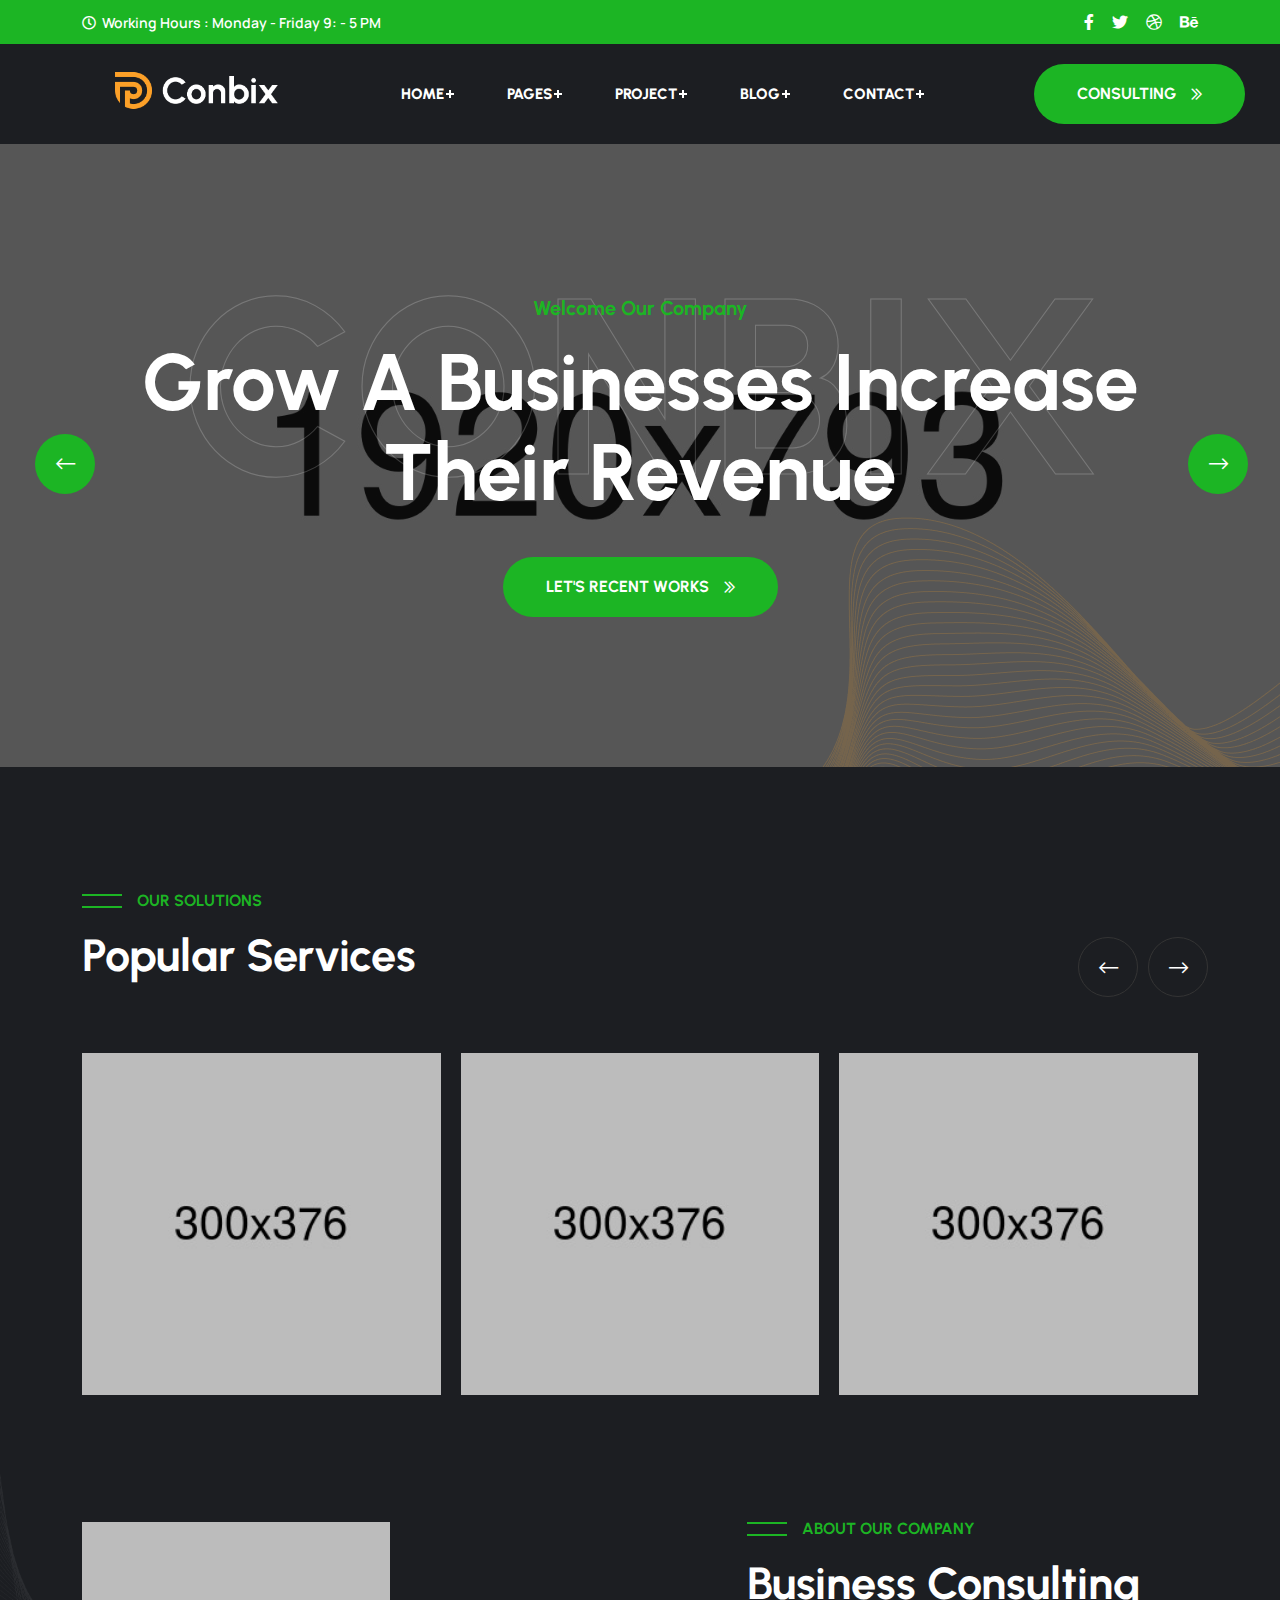
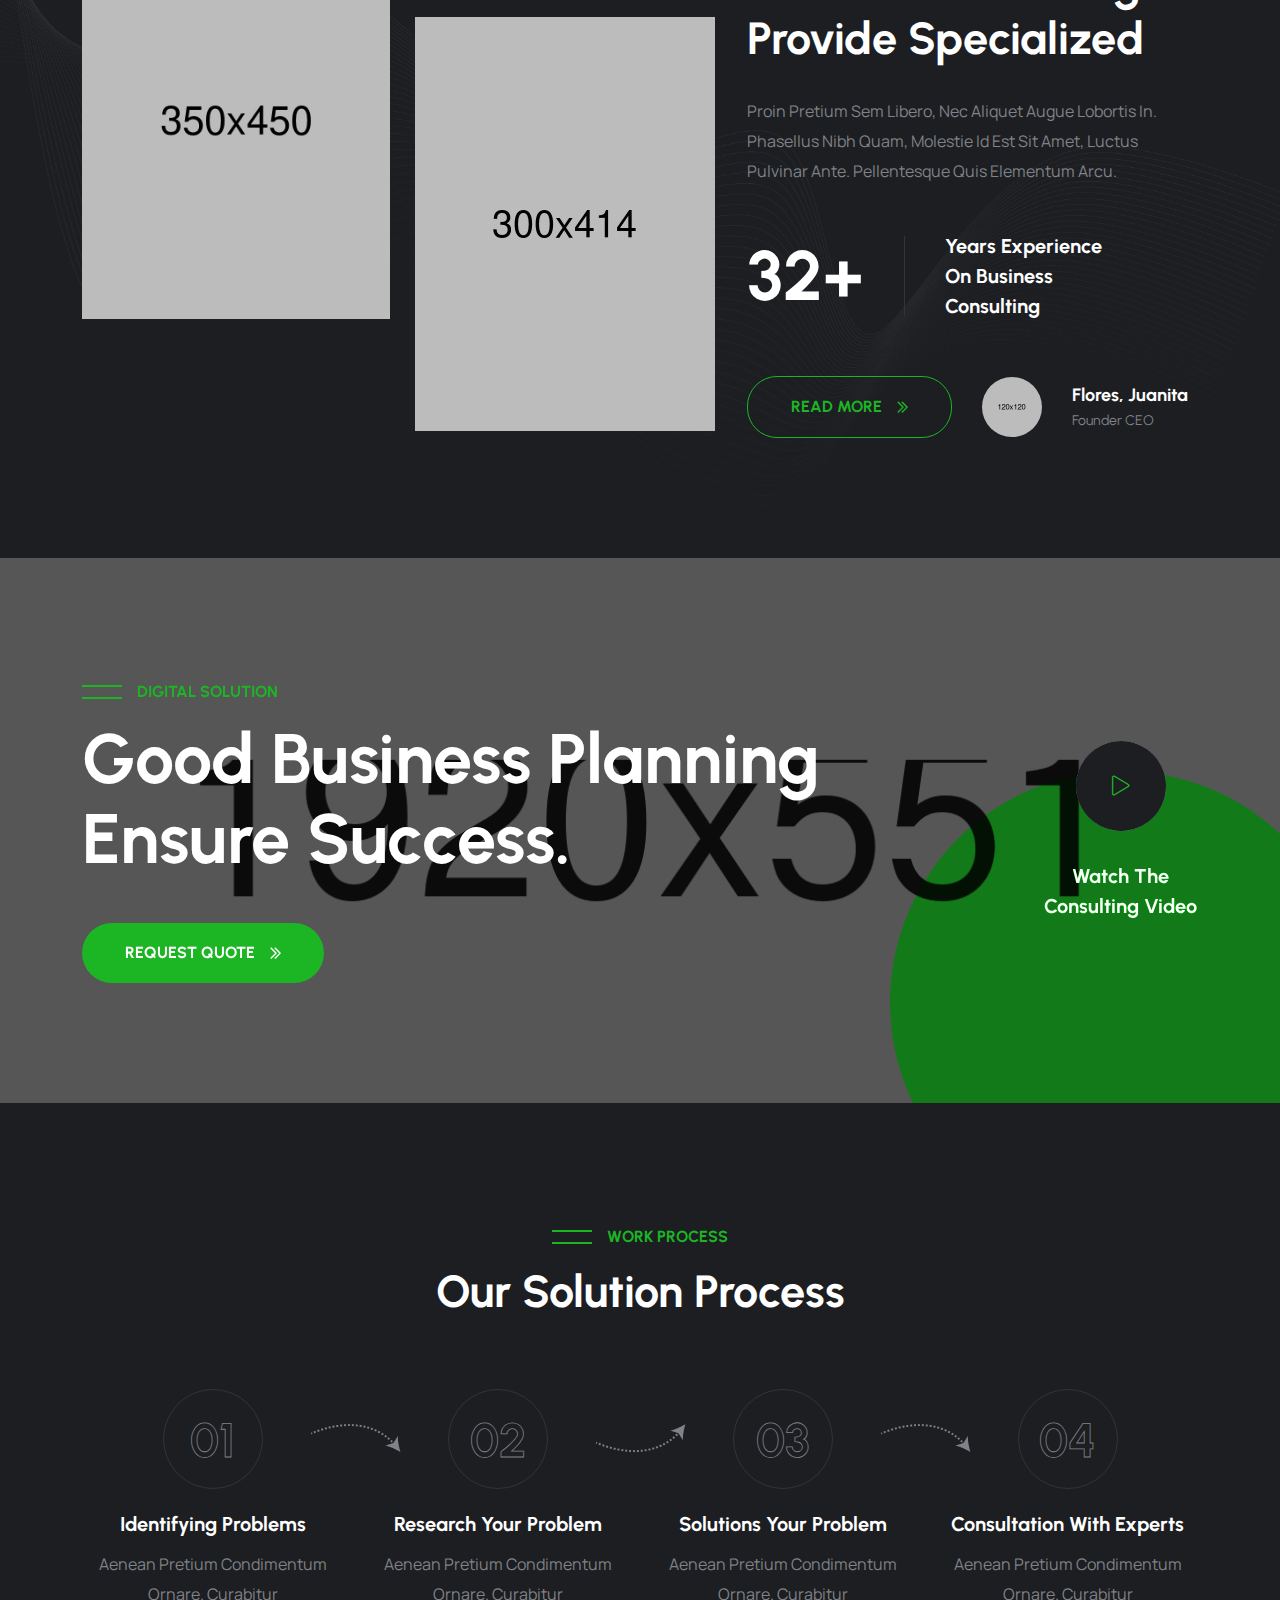
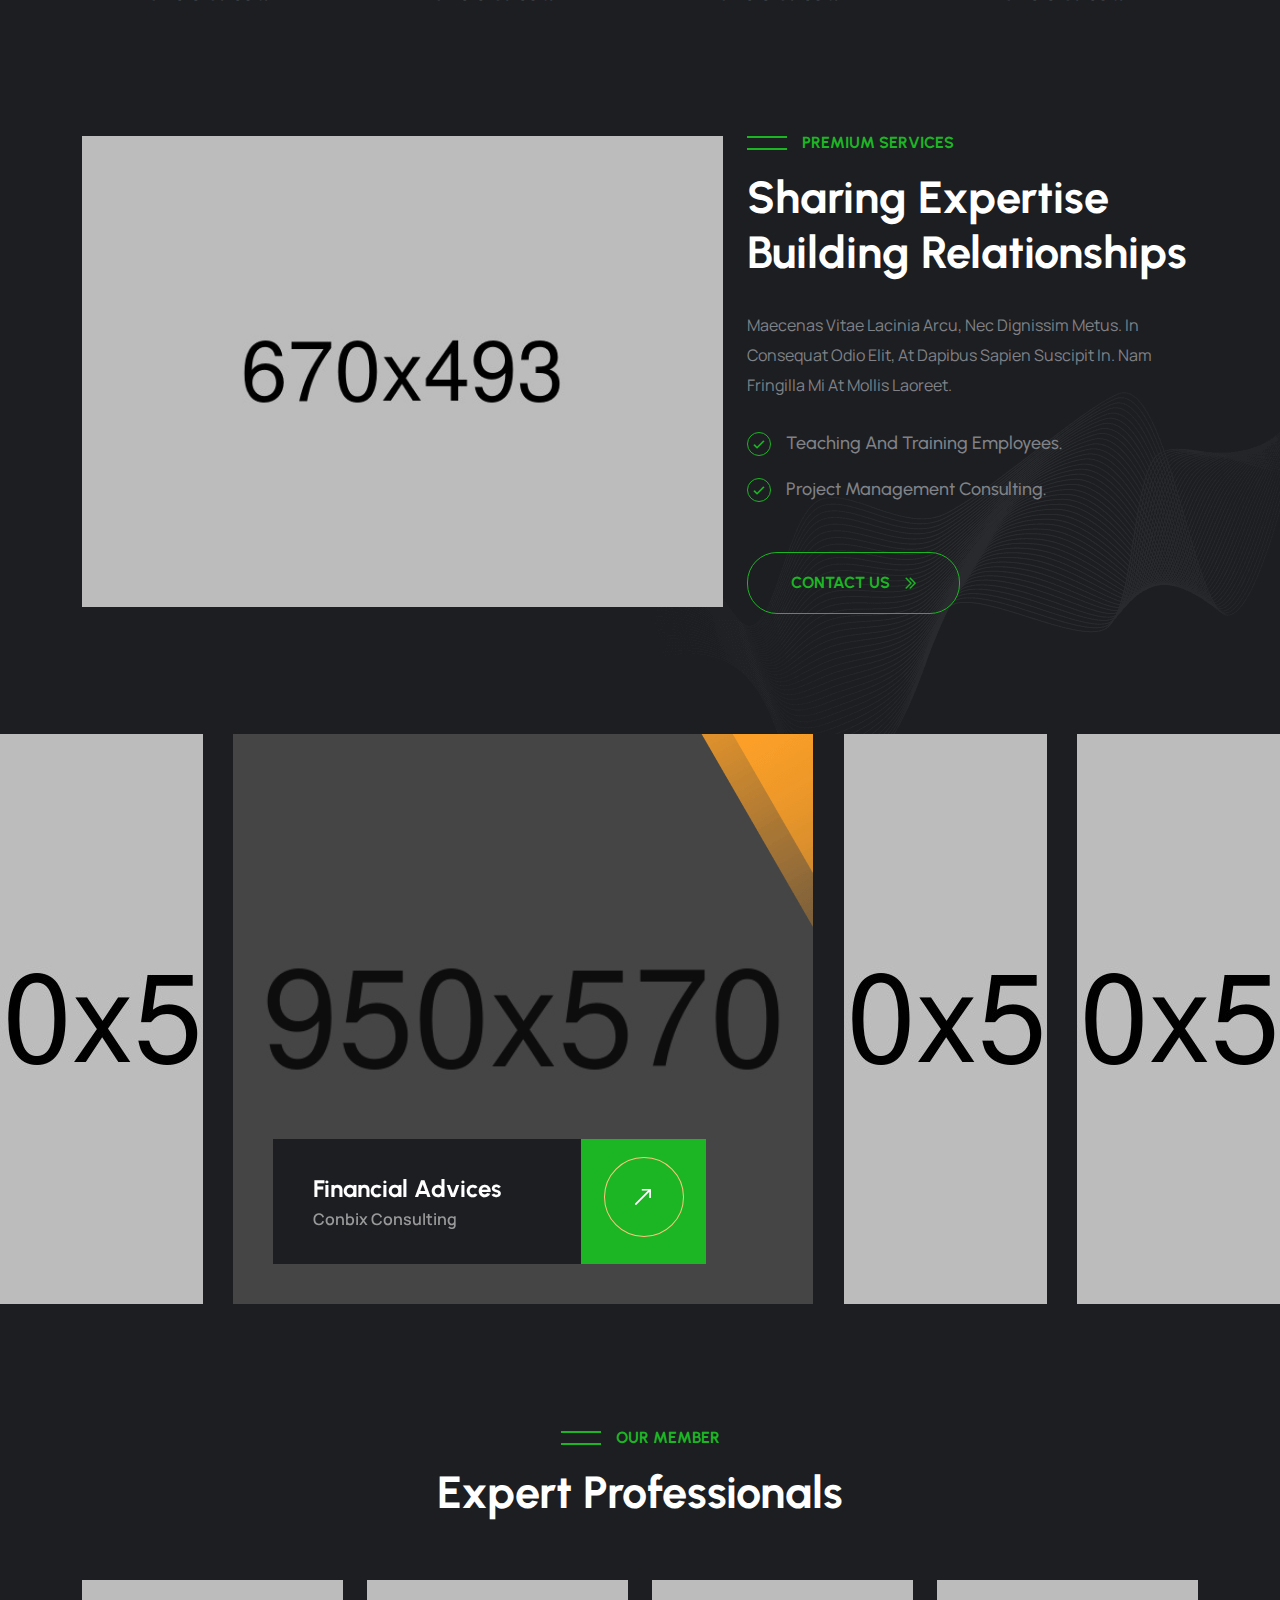
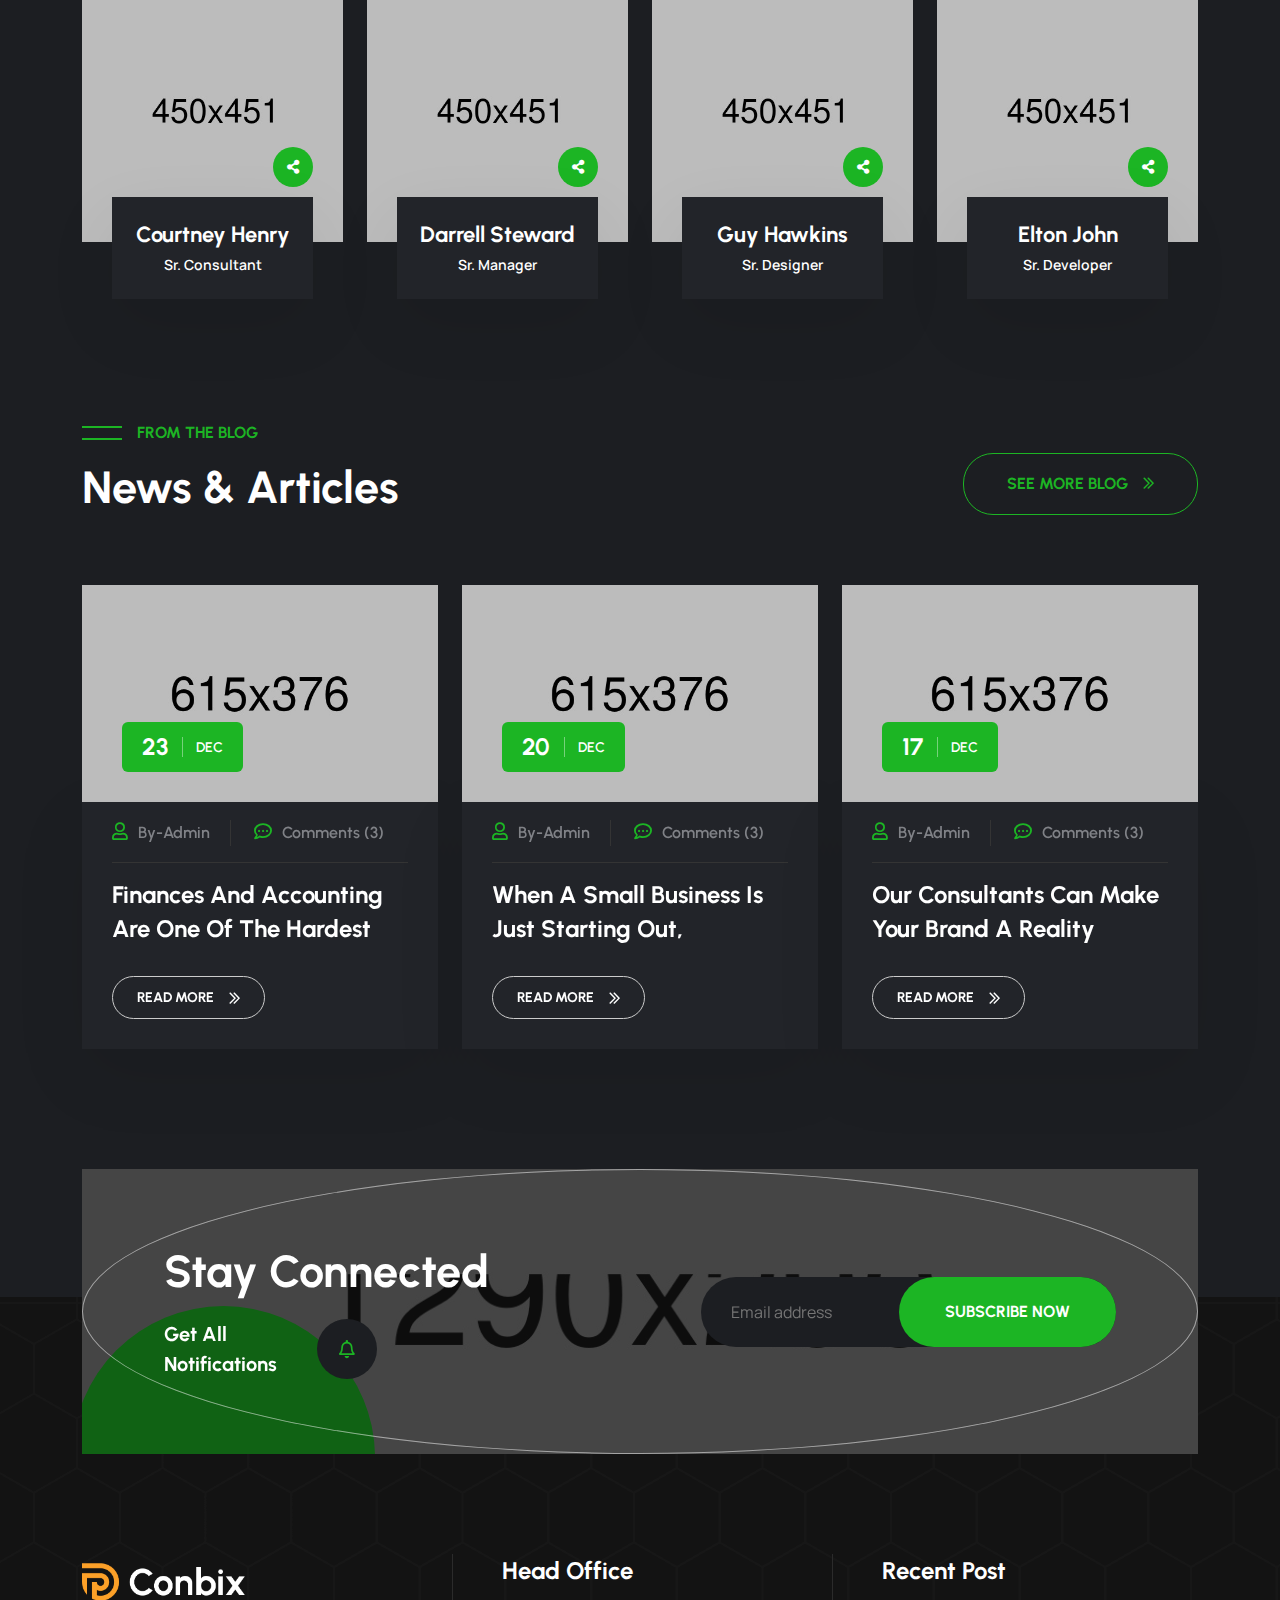
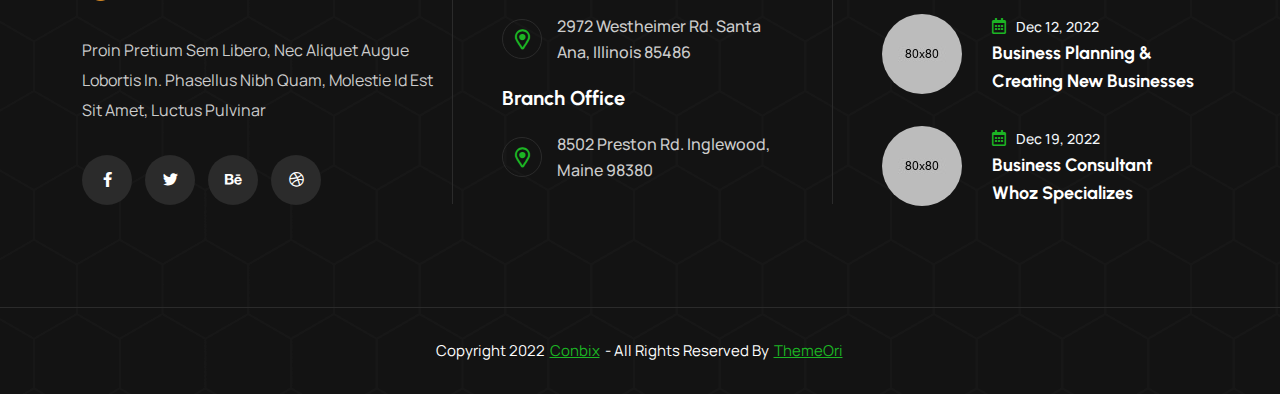
<file: dark-two.html>
<!DOCTYPE html>
<html lang="en">

<head>
	<!-- Start Meta -->
	<meta charset="UTF-8">
	<meta http-equiv="X-UA-Compatible" content="IE=edge">
	<meta name="description" content="Conbix - Business Consulting HTML5 Template">
	<meta name="keywords" content="Creative, Digital, multipage, landing, freelancer template">
	<meta name="author" content="ThemeOri">
	<meta name="viewport" content="width=device-width, initial-scale=1">
	<!-- Title of Site -->
	<title>Conbix - Business Consulting HTML5 Template</title>
	<!-- Favicons -->
	<link rel="icon" type="image/png" href="assets/img/favicon-2.png">
	<!-- Bootstrap CSS -->
	<link rel="stylesheet" href="assets/css/bootstrap.min.css">
	<!-- Font Awesome CSS -->
	<link rel="stylesheet" href="assets/css/all.css">
	<!-- Animate CSS -->
	<link rel="stylesheet" href="assets/css/animate.css">
	<!-- Swiper Bundle CSS -->
	<link rel="stylesheet" href="assets/css/swiper-bundle.min.css">
	<!-- Magnific Popup CSS -->
	<link rel="stylesheet" href="assets/css/magnific-popup.css">
	<!-- Mean Menu CSS -->
	<link rel="stylesheet" href="assets/css/meanmenu.min.css">
	<!-- Custom CSS -->
	<link rel="stylesheet" href="assets/sass/style.css"> 
</head>

<body class="dark-mode">
	<!-- Preloader Start -->
	<div class="theme-loader">
		<div class="spinner">
			<div class="spinner-bounce one"></div>
			<div class="spinner-bounce two"></div>
			<div class="spinner-bounce three"></div>
		</div>
	</div>
	<!-- Preloader End -->
	<!-- Header Two Start -->	
    <div class="header__two">
        <div class="header__two-topbar">
            <div class="container">
                <div class="row align-items-center borders">
                    <div class="col-xl-6 col-sm-8">
                        <div class="header__two-topbar-left sm-t-center">
                            <a href="#"><i class="far fa-clock"></i>Working Hours : Monday - Friday 9: - 5 PM</a>
                        </div>
                    </div>
                    <div class="col-xl-6 col-sm-4">
                        <div class="header__two-topbar-social t-right sm-t-center">
                            <ul>
                                <li><a href="#"><i class="fab fa-facebook-f"></i></a></li>
                                <li><a href="#"><i class="fab fa-twitter"></i></a></li>
                                <li><a href="#"><i class="fab fa-dribbble"></i></a></li>
                                <li><a href="#"><i class="fab fa-behance"></i></a></li>
                            </ul>
                        </div>
                    </div>
                </div>
            </div>
        </div>
        <div class="auto__container pl-35 pr-35">
            <div class="header__area-menubar two">
                <div class="header__area-menubar-left">
                    <div class="header__area-menubar-left-logo">
                        <a href="index.html"><img class="one" src="assets/img/logo-3.png" alt=""><img class="two" src="assets/img/logo-5.png" alt=""><img class="light" src="assets/img/logo-4.png" alt=""></a>
					</div>
                </div>
				<div class="header__area-menubar-center two">
                    <div class="header__area-menubar-center-menu two menu-responsive">						
                        <ul id="mobilemenu">
                            <li class="menu-item-has-children"><a href="#">Home</a>
                                <ul class="sub-menu">
                                    <li><a href="index.html">Home 01</a></li>
                                    <li><a href="index-two.html">Home 02</a></li>								
                                    <li><a href="index-three.html">Home 03</a></li>								
                                </ul>
                            </li>
                            <li class="menu-item-has-children"><a href="#">Pages</a>
                                <ul class="sub-menu">
                                    <li><a href="about.html">About Us</a></li>
									<li class="menu-item-has-children"><a href="#">Services</a>
										<ul class="sub-menu">
											<li><a href="services.html">Services 01</a></li>
											<li><a href="services-two.html">Services 02</a></li>
											<li><a href="services-right-sidebar.html">Single Right Sidebar</a></li>
											<li><a href="services-left-sidebar.html">Single Left Sidebar</a></li>
										</ul>
									</li>
                                    <li><a href="pricing.html">Price Plans</a></li>
                                    <li><a href="faq.html">FAQ's</a></li>
                                    <li><a href="testimonial.html">Testimonials</a></li>
									<li class="menu-item-has-children"><a href="#">Teams</a>
										<ul class="sub-menu">
											<li><a href="team-filter.html">Team Filter</a></li>
											<li><a href="team.html">Team 01</a></li>
											<li><a href="team-two.html">Team 02</a></li>
											<li><a href="team-three.html">Team 03</a></li>
											<li><a href="team-single.html">Team Single</a></li>
										</ul>
									</li>
                                    <li><a href="request-quote.html">Request Quote</a></li>
                                    <li><a href="404-error.html">404 Page</a></li>
                                </ul>
                            </li>
                            <li class="menu-item-has-children"><a href="#">Project</a>
                                <ul class="sub-menu">
									<li><a href="project-filter.html">Project Filter</a></li>
									<li class="menu-item-has-children"><a href="#">Project Grid</a>
										<ul class="sub-menu">
											<li><a href="project-two.html">2 Columns</a></li>
											<li><a href="project-three.html">3 Columns</a></li>
											<li><a href="project-four.html">4 Columns</a></li>
										</ul>
									</li>
									<li><a href="project-single.html">Project Single</a></li>
                                </ul>
                            </li>
                            <li class="menu-item-has-children"><a href="#">Blog</a>
                                <ul class="sub-menu">
									<li class="menu-item-has-children"><a href="#">Blog Grid</a>
										<ul class="sub-menu">
											<li><a href="blog-grid-two.html">2 Columns</a></li>
											<li><a href="blog-grid-three.html">3 Columns</a></li>
										</ul>
									</li>
									<li class="menu-item-has-children"><a href="#">Blog Standard</a>
										<ul class="sub-menu">
											<li><a href="standard-left-sidebar.html">Left SideBar</a></li>
											<li><a href="standard-full-width.html">Full Width</a></li>
											<li><a href="standard-right-sidebar.html">Right SideBar</a></li>
										</ul>
									</li>
									<li class="menu-item-has-children"><a href="#">Blog Single</a>
										<ul class="sub-menu">
											<li><a href="single-left-sidebar.html">Left SideBar</a></li>
											<li><a href="single-full-width.html">Full Width</a></li>
											<li><a href="single-right-sidebar.html">Right SideBar</a></li>
										</ul>
									</li>
                                </ul>
                            </li>
                            <li class="menu-item-has-children"><a href="#">Contact</a>
                                <ul class="sub-menu">
                                    <li><a href="contact.html">Contact Style 01</a></li>
                                    <li><a href="contact-two.html">Contact Style 02</a></li>
                                    <li><a href="contact-three.html">Contact Style 03</a></li>
                                    <li><a href="contact-four.html">Contact Style 04</a></li>
                                </ul>
                            </li>
                        </ul>
                    </div>
				</div>
                <div class="header__area-menubar-right">
                    <div class="header__area-menubar-right-box">
                        <div class="header__area-menubar-right-box-search">
							<div class="search">	
								<span class="header__area-menubar-right-box-search-icon open"><i class="fal fa-search"></i></span>
							</div>
							<div class="header__area-menubar-right-box-search-box">
								<form>
									<input type="search" placeholder="Search Here.....">
									<button type="submit"><i class="fal fa-search"></i>
									</button>
								</form> <span class="header__area-menubar-right-box-search-box-icon"><i class="fal fa-times"></i></span>
							</div>
						</div>
						<div class="header__area-menubar-right-box-contact">
                            <div class="header__area-menubar-right-box-contact-icon">
                                <i class="fal fa-envelope-open-text"></i>
                            </div>
                            <div class="header__area-menubar-right-box-contact-info">
                                <span class="text-four">need Help</span>
                                <h6><a href="mailto:conbix@gmail.com">conbix@gmail.com</a></h6>
                            </div>
						</div>
                    </div>
					<div class="responsive-menu"></div>
                </div>
                <div class="header__area-menubar-right-btn">
					<a class="btn-six" href="request-quote.html">Consulting<i class="far fa-chevron-double-right"></i></a>
                </div>
            </div>
        </div>
    </div>
	<!-- Header Two End -->	
	<!-- Banner Area Start -->
	<div class="banner__two swiper banner-two-slider">
		<div class="swiper-wrapper">
			<div class="banner__two-image swiper-slide" data-background="assets/img/banner/banner-3.jpg">				
				<div class="container">
					<div class="row">
						<div class="col-xl-12">
							<div class="banner__two-content">
								<b class="subtitle">Conbix</b>
								<span data-animation="fadeInUp" data-delay=".3s">Welcome Our Company</span>
								<h1 data-animation="fadeInUp" data-delay=".7s">grow a businesses increase their revenue</h1>
								<div class="banner__two-content-button" data-animation="fadeInUp" data-delay="1s">
                                    <a class="btn-five" href="project-three.html">Let's Recent Works<i class="far fa-chevron-double-right"></i></a>
								</div>
                                <img class="banner__two-image-shape-one" src="assets/img/shape/banner-1.png" data-animation="rollIn" data-delay="2s" alt="">
							</div>
                            <img class="banner__two-image-shape-two" src="assets/img/shape/banner-2.png" data-animation="fadeInRightBig" data-delay="1.1s" alt="">
						</div>
					</div>
				</div>
			</div>
			<div class="banner__two-image swiper-slide" data-background="assets/img/banner/banner-4.jpg">				
				<div class="container">
					<div class="row">
						<div class="col-xl-12">
							<div class="banner__two-content">
								<b class="subtitle">Conbix</b>
								<span data-animation="fadeInUp" data-delay=".3s">Welcome Our Company</span>
								<h1 data-animation="fadeInUp" data-delay=".7s">Consulting Business can transform quickly</h1>
								<div class="banner__two-content-button" data-animation="fadeInUp" data-delay="1s">
                                    <a class="btn-five" href="project-three.html">Let's Recent Works<i class="far fa-chevron-double-right"></i></a>
								</div>
                                <img class="banner__two-image-shape-one" src="assets/img/shape/banner-1.png" data-animation="rollIn" data-delay="2s" alt="">
							</div>
                            <img class="banner__two-image-shape-two" src="assets/img/shape/banner-2.png" data-animation="fadeInRightBig" data-delay="1.1s" alt="">
						</div>
					</div>
				</div>
			</div>
		</div>
		<div class="banner__two-arrow">
			<div class="banner__two-arrow-prev swiper-button-prev"><i class="fal fa-long-arrow-left"></i></div>
			<div class="banner__two-arrow-next swiper-button-next"><i class="fal fa-long-arrow-right"></i></div>
		</div>		
	</div>
	<!-- Banner Area End --> 
	<!-- Services Area Start -->
	<div class="services__two section-padding pb-0">
		<div class="container">
			<div class="row mb-70 align-items-end">
				<div class="col-xl-8 col-sm-8 lg-mb-30">
					<div class="services__two-title sm-t-center">
						<span class="subtitle-two">Our Solutions</span>
						<h2>Popular Services</h2>						
					</div>
				</div>
				<div class="col-xl-4 col-sm-4">
					<div class="services__two-arrow t-right sm-t-center">
						<div class="services__two-arrow-prev swiper-button-prev"><i class="fal fa-long-arrow-left"></i></div>
						<div class="services__two-arrow-next swiper-button-next"><i class="fal fa-long-arrow-right"></i></div>
					</div>
				</div>
			</div>
			<div class="row">
				<div class="col-xl-12">
					<div class="swiper services__two-slider">
						<div class="swiper-wrapper">
							<div class="services__two-item swiper-slide" data-background="assets/img/pages/services-1.jpg">
								<div class="services__two-item-content">
									<div class="services__two-item-content-icon">
										<img src="assets/img/icon/services-5.png" alt="">
									</div>
									<h4><a href="services-right-sidebar.html">Business Planning</a></h4>
									<p>Aenean ac vulputate sed fringilla metus.</p>
									<a class="simple-btn-2" href="services-right-sidebar.html">Read More<i class="far fa-chevron-double-right"></i></a>
								</div>
							</div>
							<div class="services__two-item swiper-slide" data-background="assets/img/pages/services-2.jpg">
								<div class="services__two-item-content">
									<div class="services__two-item-content-icon">
										<img src="assets/img/icon/services-6.png" alt="">
									</div>
									<h4><a href="services-right-sidebar.html">Digital Consulting</a></h4>
									<p>Aenean ac vulputate sed fringilla metus.</p>
									<a class="simple-btn-2" href="services-right-sidebar.html">Read More<i class="far fa-chevron-double-right"></i></a>
								</div>
							</div>
							<div class="services__two-item swiper-slide" data-background="assets/img/pages/services-3.jpg">
								<div class="services__two-item-content">
									<div class="services__two-item-content-icon">
										<img src="assets/img/icon/services-7.png" alt="">
									</div>
									<h4><a href="services-right-sidebar.html">strategy Research</a></h4>
									<p>Aenean ac vulputate sed fringilla metus.</p>
									<a class="simple-btn-2" href="services-right-sidebar.html">Read More<i class="far fa-chevron-double-right"></i></a>
								</div>
							</div>
							<div class="services__two-item swiper-slide" data-background="assets/img/pages/services-4.jpg">
								<div class="services__two-item-content">
									<div class="services__two-item-content-icon">
										<img src="assets/img/icon/services-8.png" alt="">
									</div>
									<h4><a href="services-right-sidebar.html">Human Resource</a></h4>
									<p>Aenean ac vulputate sed fringilla metus.</p>
									<a class="simple-btn-2" href="services-right-sidebar.html">Read More<i class="far fa-chevron-double-right"></i></a>
								</div>
							</div>
						</div>
					</div>					
				</div>
			</div>
		</div>
	</div>
	<!-- Services Area End -->   
	<!-- About Area Start -->   
	<div class="about__two dark__image section-padding">
		<img class="about__two-shape dark-n" src="assets/img/shape/about.png" alt="">
		<img class="about__two-shape light-n" src="assets/img/shape/about-dark.png" alt="">
		<div class="container">
			<div class="row align-items-center">
				<div class="col-xl-7 col-lg-6 lg-mb-30">
					<div class="row">
						<div class="col-6">
							<img src="assets/img/about/about-3.jpg" alt="">
						</div>
						<div class="col-6 mt-95 sm-mt-55">
							<img src="assets/img/about/about-4.jpg" alt="">
						</div>
					</div>
				</div>
				<div class="col-xl-5 col-lg-6">
					<div class="about__two-right">
						<div class="about__two-right-title">
							<span class="subtitle-two">About Our Company</span>
							<h2>Business consulting provide specialized</h2>
							<p>Proin pretium sem libero, nec aliquet augue lobortis in. Phasellus nibh quam, molestie id est sit amet, luctus pulvinar ante. Pellentesque quis elementum arcu.</p>
						</div>
						<div class="about__two-right-experience">
							<div class="about__two-right-experience-counter">
								<h1><span class="counter">32</span>+</h1>
							</div>
							<div>
								<h6>Years Experience on Business Consulting</h6>
							</div>
						</div>
						<div class="about__two-right-btn">
							<div>
								<a class="btn-six" href="about.html">Read More<i class="far fa-chevron-double-right"></i></a>
							</div>
							<div class="about__two-right-btn-author">
								<div class="about__two-right-btn-author-avatar">
									<img src="assets/img/avatar/avatar-8.jpg" alt="">
								</div>
								<div class="about__two-right-btn-author-name">
									<span class="text-one">Flores, Juanita</span>
									<h6>Founder CEO</h6>
								</div>
							</div>
						</div>
					</div>
				</div>
			</div>
		</div>
	</div>
	<!-- About Area End -->   
	<!-- Digital Solution Area Start -->
	<div class="solution__area section-padding" data-background="assets/img/pages/solution.jpg">
		<div class="container">
			<div class="row align-items-center">
				<div class="col-xl-9">
					<div class="solution__area-title">
						<span class="subtitle-two">Digital Solution</span>
						<h1>Good business planning ensure success.</h1>
						<a class="btn-five" href="request-quote.html">Request Quote<i class="far fa-chevron-double-right"></i></a>
					</div>					
				</div>
				<div class="col-xl-3">
					<div class="solution__area-right">
						<div class="solution__area-right-video">
							<div class="solution__area-right-icon video video-pulse">
								<a class="video-popup" href="https://www.youtube.com/watch?v=0WC-tD-njcA"><i class="fal fa-play"></i></a> 
							</div>
							<h6>Watch The Consulting Video</h6>
						</div>
					</div>					
				</div>
			</div>
		</div>
	</div>
	<!-- Digital Solution Area End -->
	<!-- Wark Area Start -->
	<div class="work__area section-padding pb-0">
		<div class="container">
			<div class="row mb-70">
				<div class="col-xl-12">
					<div class="work__area-title t-center">
						<span class="subtitle-two">Work Process</span>
						<h2>Our Solution Process</h2>
					</div>
				</div>
			</div>
			<div class="row">
				<div class="col-xl-3 col-sm-6 xl-mb-30">
					<div class="work__area-item">
						<span>01</span>
						<h6>Identifying problems</h6>
						<p>Aenean pretium condimentum ornare. Curabitur</p>
						<img class="work__area-item-arrow sm-display-n dark-n" src="assets/img/icon/arrow-1.png" alt="">
						<img class="work__area-item-arrow sm-display-n light-n" src="assets/img/icon/arrow-1-dark.png" alt="">
					</div>
				</div>
				<div class="col-xl-3 col-sm-6 sm-mb-30">
					<div class="work__area-item">
						<span>02</span>
						<h6>Research your Problem</h6>
						<p>Aenean pretium condimentum ornare. Curabitur</p>
						<img class="work__area-item-arrow xl-display-n dark-n" src="assets/img/icon/arrow-2.png" alt="">
						<img class="work__area-item-arrow xl-display-n light-n" src="assets/img/icon/arrow-2-dark.png" alt="">
					</div>
				</div>
				<div class="col-xl-3 col-sm-6 sm-mb-30">
					<div class="work__area-item">
						<span>03</span>
						<h6>Solutions your Problem</h6>
						<p>Aenean pretium condimentum ornare. Curabitur</p>
						<img class="work__area-item-arrow xl-display-n dark-n" src="assets/img/icon/arrow-1.png" alt="">
						<img class="work__area-item-arrow xl-display-n light-n" src="assets/img/icon/arrow-1-dark.png" alt="">
						<img class="work__area-item-arrow display-n xl-display-b sm-display-n dark-n" src="assets/img/icon/arrow-2.png" alt="">
						<img class="work__area-item-arrow display-n xl-display-b sm-display-n light-n" src="assets/img/icon/arrow-2-dark.png" alt="">
					</div>
				</div>
				<div class="col-xl-3 col-sm-6">
					<div class="work__area-item">
						<span>04</span>
						<h6>Consultation with experts</h6>
						<p>Aenean pretium condimentum ornare. Curabitur</p>
					</div>
				</div>
			</div>
		</div>
	</div>
	<!-- Wark Area End -->
	<!-- Consulting Area Start -->
	<div class="consulting__area section-padding">
		<img class="consulting__area-shape dark-n" src="assets/img/shape/consulting.png" alt="">
		<img class="consulting__area-shape light-n" src="assets/img/shape/consulting-dark.png" alt="">
		<div class="container">
			<div class="row align-items-center">
				<div class="col-xl-7 col-lg-6 lg-mb-30">
					<div class="consulting__area-image dark__image">
						<img src="assets/img/pages/consulting.jpg" alt="">
					</div>
				</div>
				<div class="col-xl-5 col-lg-6">
					<div class="consulting__area-right">
						<div class="consulting__area-right-title">
							<span class="subtitle-two">Premium Services</span>
							<h2>Sharing expertise Building relationships</h2>
							<p>Maecenas vitae lacinia arcu, nec dignissim metus. In consequat odio elit, at dapibus sapien suscipit in. Nam fringilla mi at mollis laoreet.</p>
						</div>
						<div class="consulting__area-right-list">
							<span><i class="far fa-check"></i>Teaching and training employees.</span>
							<span><i class="far fa-check"></i>Project management consulting.</span>
						</div>
						<a class="btn-six" href="contact.html">Contact Us<i class="far fa-chevron-double-right"></i></a>
					</div>
				</div>
			</div>
		</div>
	</div>
	<!-- Consulting Area End -->
	<!-- Portfolio Area Start -->
	<div class="portfolio dark__image">
		<div class="portfolio-item">
			<img src="assets/img/portfolio/portfolio-5.jpg" alt="">
			<div class="portfolio-item-inner">
				<div class="portfolio-item-inner-title">
					<h4>Business strategy</h4>
					<span>Conbix Consulting</span>
				</div>
				<div class="portfolio-item-inner-icon">
					<a href="project-single.html"><i class="fal fa-long-arrow-up"></i></a>
				</div>
			</div>
		</div>
		<div class="portfolio-item active">
			<img src="assets/img/portfolio/portfolio-6.jpg" alt="">
			<div class="portfolio-item-inner">
				<div class="portfolio-item-inner-title">
					<h4>financial advices</h4>
					<span>Conbix Consulting</span>
				</div>
				<div class="portfolio-item-inner-icon">
					<a href="project-single.html"><i class="fal fa-long-arrow-up"></i></a>
				</div>
			</div>
		</div>
		<div class="portfolio-item">
			<img src="assets/img/portfolio/portfolio-7.jpg" alt="">
			<div class="portfolio-item-inner">
				<div class="portfolio-item-inner-title">
					<h4>Digital Solutions</h4>
					<span>Conbix Consulting</span>
				</div>
				<div class="portfolio-item-inner-icon">
					<a href="project-single.html"><i class="fal fa-long-arrow-up"></i></a>
				</div>
			</div>
		</div>
		<div class="portfolio-item">
			<img src="assets/img/portfolio/portfolio-8.jpg" alt="">
			<div class="portfolio-item-inner">
				<div class="portfolio-item-inner-title">
					<h4>Human research</h4>
					<span>Conbix Consulting</span>
				</div>
				<div class="portfolio-item-inner-icon">
					<a href="project-single.html"><i class="fal fa-long-arrow-up"></i></a>
				</div>
			</div>
		</div>
	</div>
	<!-- Portfolio Area End -->
	<!-- Team Area Start -->	
    <div class="team__area dark__image section-padding pb-0">
        <div class="container">
            <div class="row mb-60">
                <div class="team__area-title t-center">
                    <span class="subtitle-two">Our Member</span>
                    <h2>expert professionals</h2>
                </div>
            </div>
            <div class="row">
                <div class="col-xl-3 col-md-6 xl-mb-30">
					<div class="team__area-item">
						<div class="team__area-item-image">
							<img src="assets/img/team/team-1.jpg" alt="">
							<div class="team__area-item-image-icon">
                                <div class="team__area-item-image-social">
                                    <ul>
										<li><a href="#"><i class="fab fa-facebook-f"></i></a></li>
										<li><a href="#"><i class="fab fa-twitter"></i></a></li>
										<li><a href="#"><i class="fab fa-behance"></i></a></li>
									</ul>
                                </div>
								<span><i class="fas fa-share-alt"></i></span>
                            </div>
						</div>
						<div class="team__area-item-content">
							<h5><a href="team-single.html">Courtney Henry</a></h5>
							<span class="text-eight">Sr. Consultant</span>
						</div>
					</div>
				</div>
                <div class="col-xl-3 col-md-6 md-mb-30">
					<div class="team__area-item">
						<div class="team__area-item-image">
							<img src="assets/img/team/team-2.jpg" alt="">
							<div class="team__area-item-image-icon">
                                <div class="team__area-item-image-social">
                                    <ul>
										<li><a href="#"><i class="fab fa-facebook-f"></i></a></li>
										<li><a href="#"><i class="fab fa-twitter"></i></a></li>
										<li><a href="#"><i class="fab fa-behance"></i></a></li>
									</ul>
                                </div>
								<span><i class="fas fa-share-alt"></i></span>
                            </div>
						</div>
						<div class="team__area-item-content">
							<h5><a href="team-single.html">Darrell Steward</a></h5>
							<span class="text-eight">Sr. Manager</span>
						</div>
					</div>
				</div>
                <div class="col-xl-3 col-md-6 md-mb-30">
					<div class="team__area-item">
						<div class="team__area-item-image">
							<img src="assets/img/team/team-3.jpg" alt="">
							<div class="team__area-item-image-icon">
                                <div class="team__area-item-image-social">
                                    <ul>
										<li><a href="#"><i class="fab fa-facebook-f"></i></a></li>
										<li><a href="#"><i class="fab fa-twitter"></i></a></li>
										<li><a href="#"><i class="fab fa-behance"></i></a></li>
									</ul>
                                </div>
								<span><i class="fas fa-share-alt"></i></span>
                            </div>
						</div>
						<div class="team__area-item-content">
							<h5><a href="team-single.html">Guy Hawkins</a></h5>
							<span class="text-eight">Sr. Designer</span>
						</div>
					</div>
				</div>
                <div class="col-xl-3 col-md-6">
					<div class="team__area-item">
						<div class="team__area-item-image">
							<img src="assets/img/team/team-4.jpg" alt="">
							<div class="team__area-item-image-icon">
                                <div class="team__area-item-image-social">
                                    <ul>
										<li><a href="#"><i class="fab fa-facebook-f"></i></a></li>
										<li><a href="#"><i class="fab fa-twitter"></i></a></li>
										<li><a href="#"><i class="fab fa-behance"></i></a></li>
									</ul>
                                </div>
								<span><i class="fas fa-share-alt"></i></span>
                            </div>
						</div>
						<div class="team__area-item-content">
							<h5><a href="team-single.html">Elton John</a></h5>
							<span class="text-eight">Sr. Developer</span>
						</div>
					</div>
				</div>
            </div>
        </div>
    </div>
	<!-- Team Area End -->	
	<!-- Blog Area Start -->
	<div class="blog__two section-padding">
		<div class="container">
			<div class="row align-items-end mb-70">
				<div class="col-xl-7 col-lg-7 lg-mb-30">
					<div class="blog__two-title lg-t-center">
						<span class="subtitle-two">From the blog</span>
						<h2>News & Articles</h2>
					</div>
				</div>
				<div class="col-xl-5 col-lg-5 t-right lg-t-center">
					<a class="btn-six" href="blog-grid-three.html">See more blog<i class="far fa-chevron-double-right"></i></a>
				</div>
			</div>
			<div class="row">
				<div class="col-xl-4 col-lg-6 xl-mb-30">
					<div class="blog__two-item">
						<div class="blog__two-item-image">
							<a href="single-right-sidebar.html"><img src="assets/img/blog/blog-4.jpg" alt=""></a>
							<div class="blog__two-item-image-date">
								<span class="text-three">23</span>
								<span class="text-five">Dec</span>
							</div>
						</div>
						<div class="blog__two-item-content">
							<div class="blog__two-item-content-meta">
								<ul>
									<li><a href="#"><i class="far fa-user"></i>By-Admin</a></li>
									<li><a href="#"><i class="far fa-comment-dots"></i>Comments (3)</a></li>
								</ul>
							</div>
							<h4><a href="single-right-sidebar.html">Finances and accounting are one of the hardest</a></h4>
							<a class="btn-six" href="single-right-sidebar.html">Read More<i class="far fa-chevron-double-right"></i></a>
						</div>
					</div>
				</div>
				<div class="col-xl-4 col-lg-6 lg-mb-30">
					<div class="blog__two-item">
						<div class="blog__two-item-image">
							<a href="single-right-sidebar.html"><img src="assets/img/blog/blog-5.jpg" alt=""></a>
							<div class="blog__two-item-image-date">
								<span class="text-three">20</span>
								<span class="text-five">Dec</span>
							</div>
						</div>
						<div class="blog__two-item-content">
							<div class="blog__two-item-content-meta">
								<ul>
									<li><a href="#"><i class="far fa-user"></i>By-Admin</a></li>
									<li><a href="#"><i class="far fa-comment-dots"></i>Comments (3)</a></li>
								</ul>
							</div>
							<h4><a href="single-right-sidebar.html">When a small business is just starting out,</a></h4>
							<a class="btn-six" href="single-right-sidebar.html">Read More<i class="far fa-chevron-double-right"></i></a>
						</div>
					</div>
				</div>
				<div class="col-xl-4 col-lg-6">
					<div class="blog__two-item">
						<div class="blog__two-item-image">
							<a href="single-right-sidebar.html"><img src="assets/img/blog/blog-6.jpg" alt=""></a>
							<div class="blog__two-item-image-date">
								<span class="text-three">17</span>
								<span class="text-five">Dec</span>
							</div>
						</div>
						<div class="blog__two-item-content">
							<div class="blog__two-item-content-meta">
								<ul>
									<li><a href="#"><i class="far fa-user"></i>By-Admin</a></li>
									<li><a href="#"><i class="far fa-comment-dots"></i>Comments (3)</a></li>
								</ul>
							</div>
							<h4><a href="single-right-sidebar.html">Our consultants can make your brand a reality</a></h4>
							<a class="btn-six" href="single-right-sidebar.html">Read More<i class="far fa-chevron-double-right"></i></a>
						</div>
					</div>
				</div>
			</div>
		</div>
	</div>
	<!-- Blog Area End -->
	<!-- Footer Area Start -->
	<div class="footer__two" data-background="assets/img/shape/footer-bg-1.png">
		<!-- Subscribe Area Start -->
		<div class="subscribe__area">
			<div class="container">
				<div class="row align-items-center subscribe__area-bg" data-background="assets/img/pages/subscribe.jpg">
					<div class="col-xl-5 col-lg-5 lg-mb-40">
						<div class="subscribe__area-left">
							<h2>Stay Connected</h2>
							<div class="subscribe__area-left-notification">
								<h6>get all notifications</h6>
								<div class="subscribe__area-left-notification-icon icon-animation video-pulse">
									<i class="far fa-bell"></i>
								</div>
							</div>
						</div>
					</div>
					<div class="col-xl-7 col-lg-7">
						<div class="subscribe__area-form">
							<form>
								<input type="email" name="email" placeholder="Email address">
								<button type="submit">Subscribe Now</button>
							</form>
						</div>
					</div>
				</div>
			</div>
		</div>
		<!-- Subscribe Area End -->
		<div class="container">
			<div class="row">
				<div class="col-xl-4 col-lg-4 col-md-6 lg-mb-30">
					<div class="footer__two-widget">
						<div class="footer__two-widget-about">
							<a href="index.html"><img src="assets/img/logo-4.png" alt=""></a>
							<p>Proin pretium sem libero, nec aliquet augue lobortis in. Phasellus nibh quam, molestie id est sit amet, luctus pulvinar</p>
							<div class="footer__two-widget-about-social">
								<ul>
									<li><a href="#"><i class="fab fa-facebook-f"></i></a></li>
									<li><a href="#"><i class="fab fa-twitter"></i></a></li>
									<li><a href="#"><i class="fab fa-behance"></i></a></li>
									<li><a href="#"><i class="fab fa-dribbble"></i></a></li>
								</ul>
							</div>							
						</div>
					</div>
				</div>
				<div class="col-xl-4 col-lg-4 col-md-6 md-mb-30">
					<div class="footer__two-widget footer-border">
						<h4>Head Office</h4>
						<div class="footer__two-widget-location">
							<div class="footer__two-widget-location-item">
								<div class="footer__two-widget-location-item-icon">
									<i class="far fa-map-marker-alt"></i>
								</div>
								<div class="footer__two-widget-location-item-info">
									<a href="#">2972 Westheimer Rd. Santa Ana, Illinois 85486</a>
								</div>
							</div>
							<h6>Branch Office</h6>
							<div class="footer__two-widget-location-item">
								<div class="footer__two-widget-location-item-icon">
									<i class="far fa-map-marker-alt"></i>
								</div>
								<div class="footer__two-widget-location-item-info">
									<a href="#">8502 Preston Rd. Inglewood, Maine 98380</a>
								</div>
							</div>
						</div>
					</div>
				</div>
				<div class="col-xl-4 col-lg-4 col-md-6">
					<div class="footer__two-widget footer-border">
						<h4>Recent Post</h4>
						<div class="post__item">
							<div class="post__item-image">
								<a href="single-right-sidebar.html"><img src="assets/img/blog/post-1.jpg" alt=""></a>
							</div>
							<div class="post__item-title">
								<span><i class="far fa-calendar-alt"></i>Dec 12, 2022</span>
								<h6><a href="single-right-sidebar.html">business planning & creating new businesses</a></h6>
							</div>
						</div>
						<div class="post__item">
							<div class="post__item-image">
								<a href="single-right-sidebar.html"><img src="assets/img/blog/post-2.jpg" alt=""></a>
							</div>
							<div class="post__item-title">
								<span><i class="far fa-calendar-alt"></i>Dec 19, 2022</span>
								<h6><a href="single-right-sidebar.html">business consultant whoz specializes</a></h6>
							</div>
						</div>
					</div>
				</div>
			</div>
		</div>
		<div class="copyright__two">
			<div class="container">
				<div class="row">
					<div class="col-xl-12">
						<p>Copyright 2022  <a href="index.html">Conbix</a> - All Rights Reserved By <a href="https://themeforest.net/user/themeori/portfolio" target="_blank">ThemeOri</a></p>
					</div>
				</div>
			</div>
		</div>		
	</div>
	<!-- Footer Area End -->
	<!-- Scroll Btn Start -->
	<div class="scroll-up scroll-two">
		<svg class="scroll-circle svg-content" width="100%" height="100%" viewBox="-1 -1 102 102"><path d="M50,1 a49,49 0 0,1 0,98 a49,49 0 0,1 0,-98" /> </svg>
	</div>
	<!-- Scroll Btn End -->
	<!-- Main JS -->
	<script src="assets/js/jquery-3.6.0.min.js"></script>
	<!-- Bootstrap JS -->
	<script src="assets/js/bootstrap.min.js"></script>
	<!-- Counter Up JS -->
	<script src="assets/js/jquery.counterup.min.js"></script>
	<!-- Popper JS -->
	<script src="assets/js/popper.min.js"></script>
	<!-- Progressbar JS -->
	<script src="assets/js/progressbar.min.js"></script>
	<!-- Magnific Popup JS -->
	<script src="assets/js/jquery.magnific-popup.min.js"></script>
	<!-- Swiper Bundle JS -->
	<script src="assets/js/swiper-bundle.min.js"></script>
    <!-- Isotope JS -->
	<script src="assets/js/isotope.pkgd.min.js"></script>
	<!-- Waypoints JS -->
	<script src="assets/js/jquery.waypoints.min.js"></script>
	<!-- Mean Menu JS -->
	<script src="assets/js/jquery.meanmenu.min.js"></script>
	<!-- Custom JS -->
	<script src="assets/js/custom.js"></script>
</body>
</html>
</file>
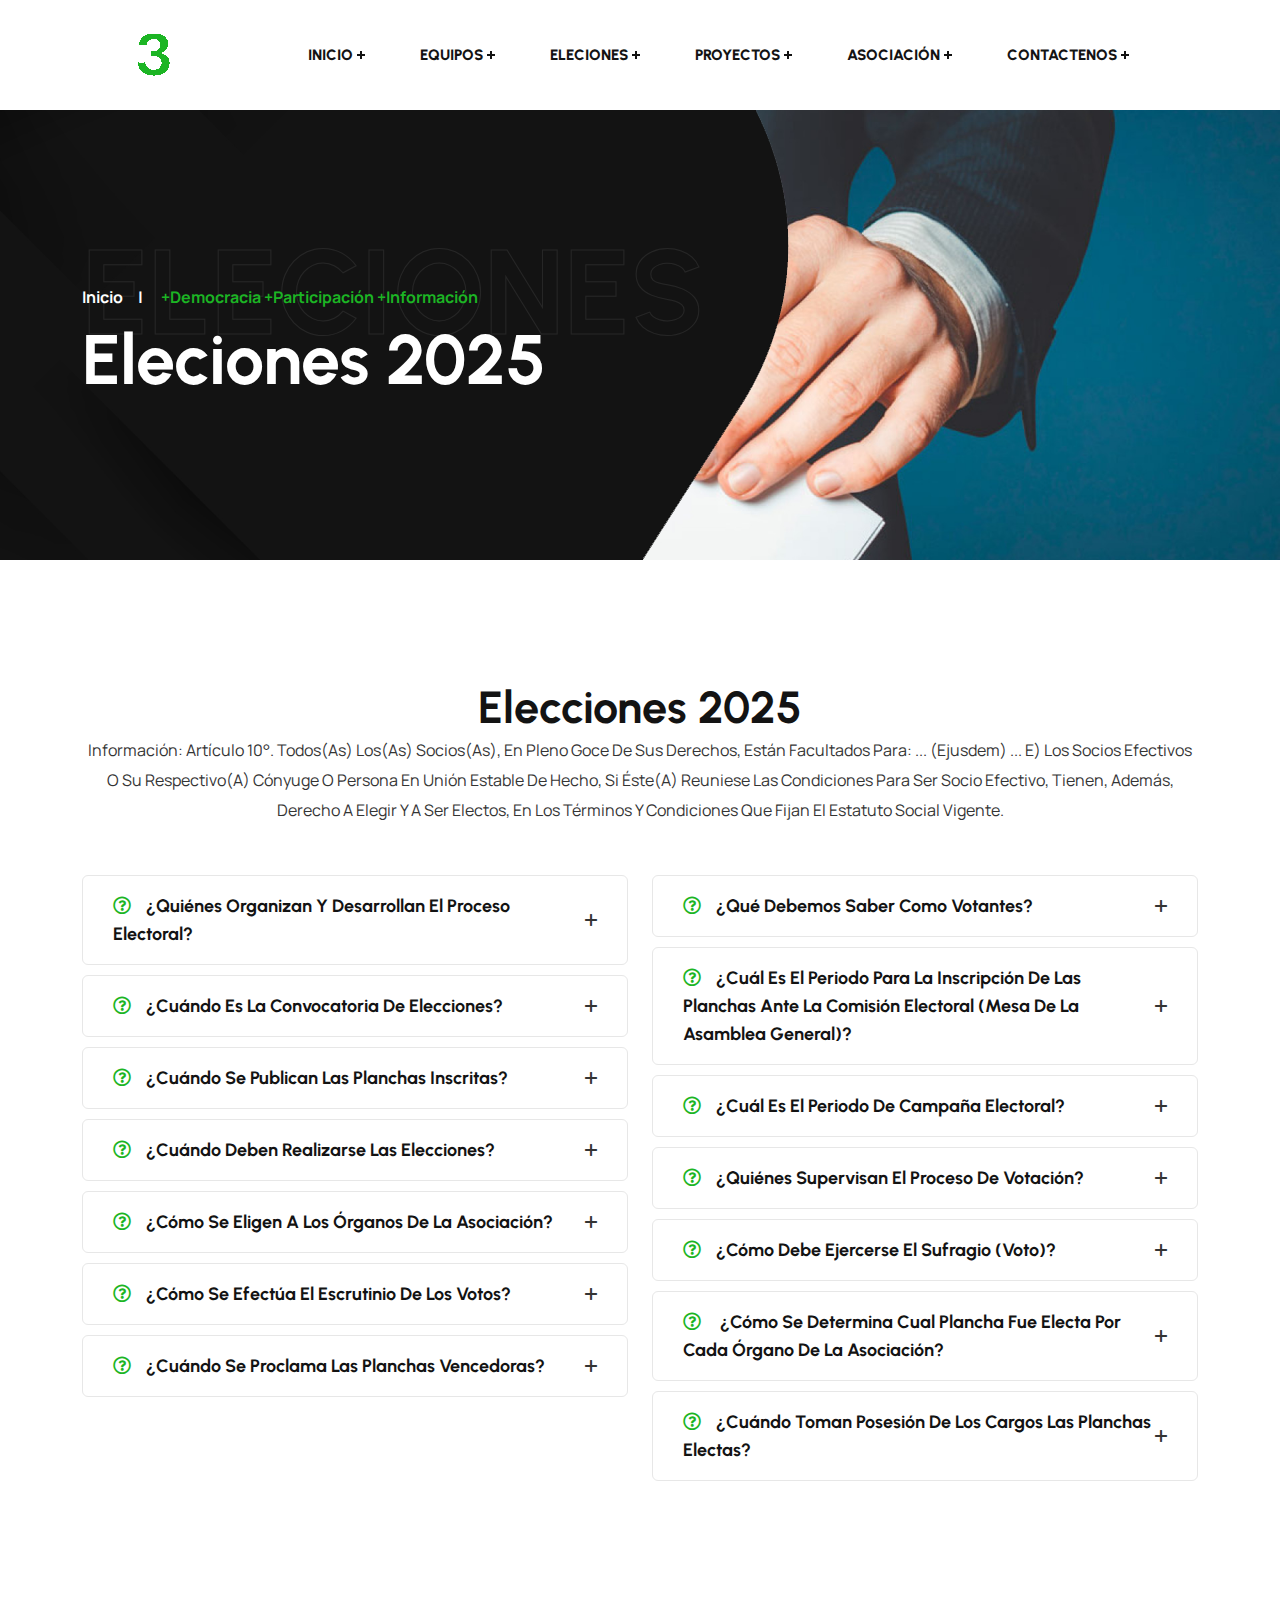
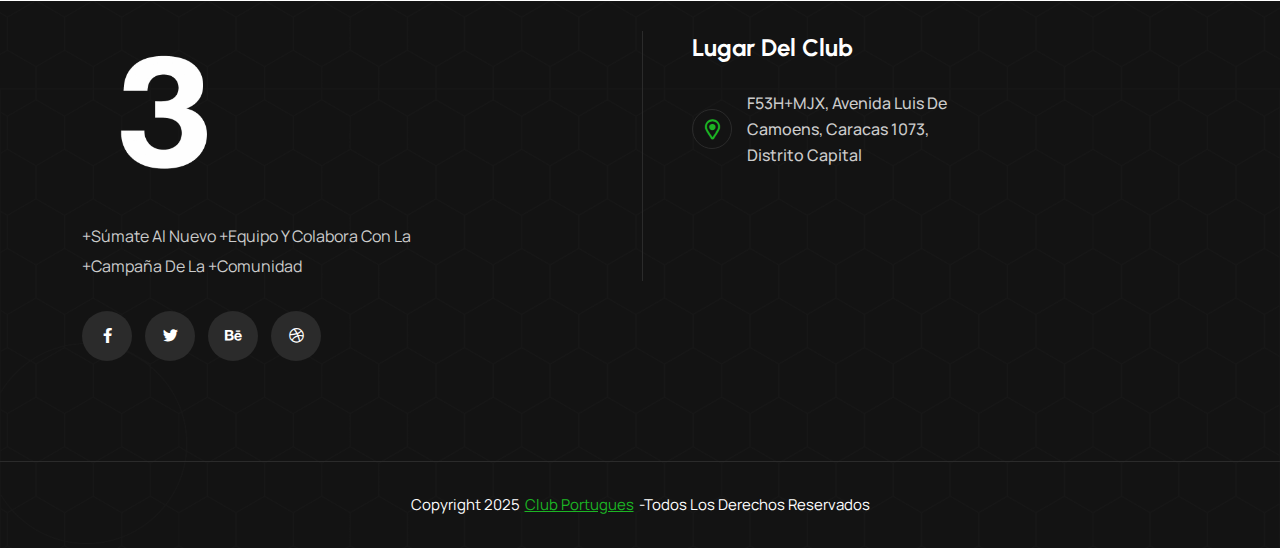
<file: faq.html>
<!DOCTYPE html>
<html lang="en">

<head>
	<!-- Start Meta -->
	<meta charset="UTF-8">
	<meta http-equiv="X-UA-Compatible" content="IE=edge">
	<meta name="description" content="Conbix - Business Consulting HTML5 Template">
	<meta name="keywords" content="Creative, Digital, multipage, landing, freelancer template">
	<meta name="author" content="ThemeOri">
	<meta name="viewport" content="width=device-width, initial-scale=1">
	<!-- Title of Site -->
	<title>Conbix - Business Consulting HTML5 Template</title>
	<!-- Favicons -->
	<link rel="icon" type="image/png" href="assets/img/imagenes-del-club/Logo-blanco-pequeño.png">
	<!-- Bootstrap CSS -->
	<link rel="stylesheet" href="assets/css/bootstrap.min.css">
	<!-- Font Awesome CSS -->
	<link rel="stylesheet" href="assets/css/all.css">
	<!-- Animate CSS -->
	<link rel="stylesheet" href="assets/css/animate.css">
	<!-- Swiper Bundle CSS -->
	<link rel="stylesheet" href="assets/css/swiper-bundle.min.css">
	<!-- Magnific Popup CSS -->
	<link rel="stylesheet" href="assets/css/magnific-popup.css">
	<!-- Mean Menu CSS -->
	<link rel="stylesheet" href="assets/css/meanmenu.min.css">
	<!-- Custom CSS -->
	<link rel="stylesheet" href="assets/sass/style.css">
</head>

<body>
	<!-- Preloader Start -->
	<div class="theme-loader">
		<div class="spinner">
			<div class="spinner-bounce one"></div>
			<div class="spinner-bounce two"></div>
			<div class="spinner-bounce three"></div>
		</div>
	</div>
	<!-- Preloader End -->
	<!-- Dark Light Start -->

	<!-- Dark Light End -->
	<!-- Top Bar Start -->
	<!-- Top Bar End -->
	<!-- Header Area Start -->
	<div class="header__area header__sticky">
        <div class="container custom__container">
            <div class="header__area-menubar">
                <div class="header__area-menubar-left">
                    <div class="header__area-menubar-left-logo">
                        <a href="index.html"><img class="dark-n" src="assets/img/imagenes-del-club/Logo-verder-pequeño.png" alt=""><img class="light-n" src="assets/img/imagenes-del-club/Logo-verder-pequeño.png" alt=""></a>
                    </div>
                </div>
				<div class="header__area-menubar-center">
                    <div class="header__area-menubar-center-menu menu-responsive">						
											<ul id="mobilemenu">
														<li class="menu-item-has-children"><a href="index.html">Inicio</a>
														</li>
														<li class="menu-item-has-children"><a href="team.html">Equipos</a>
														</li>
														<li class="menu-item-has-children"><a href="faq.html">Eleciones</a>
														</li>
														<li class="menu-item-has-children"><a href="project-two.html">Proyectos</a>
															<ul class="sub-menu">
																<li><a href="club-Portugues.html">Club Portugues</a></li>
																<li><a href="cultura.html">cultura</a></li>
																<li><a href="deportes.html">Deportes</a></li>
																<li><a href="social.html">Social</a></li>
															</ul>
														</li>
													<li class="menu-item-has-children"><a href="asociacion.html">Asociación</a>
															<ul class="sub-menu">
																<li><a href="estatutos.html">Estatutos</a></li>
																<li><a href="simbolos.html">Simbolos</a></li>
															</ul>
														</li>
														<li class="menu-item-has-children"><a href="contact.html">Contactenos</a>
														</li>
											</ul>
                    </div>
				</div>
                <div class="header__area-menubar-right">
                    <div class="header__area-menubar-right-box">
                        <div class="header__area-menubar-right-sidebar">
                        </div>
                        <!-- sidebar Menu Start -->
                        <!-- <div class="header__area-menubar-right-sidebar-popup">
                            <div class="sidebar-close-btn"><i class="fal fa-times"></i></div>
                            <div class="header__area-menubar-right-sidebar-popup-logo">
                                <a href="index.html"> <img src="assets/img/logo-2.png" alt=""> </a>
                            </div>
                            <p>Morbi et tellus imperdiet, aliquam nulla sed, dapibus erat. Aenean dapibus sem non purus venenatis vulputate. Donec accumsan eleifend blandit. Nullam auctor ligula</p>
							<div class="header__area-menubar-right-box-sidebar-popup-contact">
								<h4 class="mb-30">Get In Touch</h4>
								<div class="header__area-menubar-right-box-sidebar-popup-contact-item">
									<div class="header__area-menubar-right-box-sidebar-popup-contact-item-icon">
										<i class="fal fa-phone-alt icon-animation"></i>
									</div>
									<div class="header__area-menubar-right-box-sidebar-popup-contact-item-content">
										<span>Call Now</span>
										<h6><a href="tel:+125(895)658568">+125 (895) 658 568</a></h6>
									</div>
								</div>
								<div class="header__area-menubar-right-box-sidebar-popup-contact-item">
									<div class="header__area-menubar-right-box-sidebar-popup-contact-item-icon">
										<i class="fal fa-envelope"></i>
									</div>
									<div class="header__area-menubar-right-box-sidebar-popup-contact-item-content">
										<span>Quick Email</span>
										<h6><a href="mailto:info.help@gmail.com">info.help@gmail.com</a></h6>
									</div>
								</div>
								<div class="header__area-menubar-right-box-sidebar-popup-contact-item">
									<div class="header__area-menubar-right-box-sidebar-popup-contact-item-icon">
										<i class="fal fa-map-marker-alt"></i>
									</div>
									<div class="header__area-menubar-right-box-sidebar-popup-contact-item-content">
										<span>Office Address</span>
										<h6><a href="#">PV3M+X68 Welshpool United Kingdom</a></h6>
									</div>
								</div>
							</div>
							<div class="header__area-menubar-right-box-sidebar-popup-social">
								<ul>
									<li><a href="#"><i class="fab fa-facebook-f"></i></a></li>
									<li><a href="#"><i class="fab fa-behance"></i></a></li>
									<li><a href="#"><i class="fab fa-twitter"></i></a></li>
								</ul>							
							</div>
                        </div> -->
                        <div class="sidebar-overlay"></div>
                        <!-- sidebar Menu Start -->
                    </div>
					<div class="responsive-menu"></div>
                </div>
            </div>
        </div>
    </div>  
	<!-- Header Area End -->
	<!-- Page Banner Area Start -->
	<div class="page__banner" data-background="assets/img/imagenes-del-club/BannerEleciones.jpg">
		<div class="container">
			<div class="row">
				<div class="col-xl-12">
					<div class="page__banner-content">
						<span>Eleciones</span>
						<ul>
							<li><a href="index.html">Inicio</a><span>|</span></li>
							<li>+Democracia +Participación +Información</li>
						</ul>
						<h1>Eleciones 2025</h1>
					</div>
				</div>
			</div>
		</div>
	</div>
	<!-- Page Banner Area End -->
	<!-- Faq Area Start -->
	<div class="faq__area section-padding">
		<div class="container">
			<div class="row">
				<div class="col-xl-12">
					<div class="section__title text-center mb-50">
						<h2>Elecciones 2025</h2>
						<p>Información:
							Artículo 10°. Todos(as) los(as) socios(as), en pleno goce de sus derechos, están facultados para:
							... (ejusdem) ...
							e) Los socios efectivos o su respectivo(a) cónyuge o persona en unión estable de hecho, si éste(a)
							reuniese las condiciones para ser socio efectivo, tienen, además, derecho a elegir y a ser electos, en los
							términos y condiciones que fijan el Estatuto Social vigente. </p>
					</div>
				</div>
			</div>
		</div>
		<div class="container">
			<div class="row">
				<div class="col-xl-6 xl-mb-10">
					<div class="faq-collapse">
						<div class="faq-collapse-item">
							<div class="faq-collapse-item-card">
								<div class="faq-collapse-item-card-header">
									<h6><span class="far fa-question-circle"></span>¿Quiénes organizan y desarrollan el proceso
										electoral?
									</h6>
									<i class="far fa-plus"></i>
								</div>
								<div class="faq-collapse-item-card-header-content display-none">
									<p>La Comisión Electoral, según se establece en los estatutos:
										"A los efectos de toda la organización y desarrollo del proceso electoral, los integrantes de la
										Mesa de la Asamblea General desempeñarán también, las funciones de Comisión Electoral..." (Art
										48°).
										Los actuales miembros de la Mesa de la Asamblea General (2023-2024) serán también los
										integrantes de
										la Comisión Electoral:
										Presidente: Abog. Antonietta Yamilee Da Silva Silva.
										Vicepresidente: Abog. Elida Teresa De Abreu Reis.
										1er Secretario(a): Sra. Nelly Teresita Da Silva de Barroso.
										2do Secretario(a): Dr. Antonio de Jesús Gonçalves Rivas.
										"...El quórum y validez de los acuerdos serán válidas siempre que asistan la mitad más uno de
										los
										mismos y de igual forma serán aprobadas sus resoluciones..." (Art 23°).
										"...El quórum y validez de los acuerdos es el mismo de la Mesa de la Asamblea General." (Art
										48°).
										Por lo cual:
										Quórum mínimo: tres (3) Integrantes.
										Aprobación de acuerdos y resoluciones:
										Quórum de tres (3): Mínimo dos (2) votos vs un (1) voto.
										Quórum de cuatro (4): Mínimo tres (3) votos vs un (1) voto.

										Observación: Las personas y votos son indivisibles por lo tanto los decimales no son tomados en
										cuenta. Ejemplo: Mitad de de tres (3) es uno con cinco (1,5) por ser indivisible es uno (1).</p>
								</div>
							</div>
						</div>
						<div class="faq-collapse-item">
							<div class="faq-collapse-item-card">
								<div class="faq-collapse-item-card-header">
									<h6><span class="far fa-question-circle"></span>¿Cuándo es la convocatoria de elecciones?</h6>
									<i class="far fa-plus"></i>
								</div>
								<div class="faq-collapse-item-card-header-content display-none">
									<p>"...La Mesa de la Asamblea General, con no menos de treinta (30) días de anticipación a esa
										fecha,
										convocará a dichas elecciones." (Art. 51°).
										Al realizarse las elecciones el domingo 01 de diciembre de 2024 la convocatoria a elecciones
										deberá
										ser anunciada/publicada treinta días anteriores bajo lo establecido en el Art. 19° por lo cual
										deberá ser el:
										Viernes 01 de noviembre de 2024 - Fecha de Convocatoria a Elecciones.
										Deberá adicionalmente cumplir con el Art. 19° "...Y se hará en una, ÚNICA publicación, en uno
										(1) de
										los periódicos de mayor circulación nacional, la cual se publicará en las carteleras de la
										Asociación, dentro de su sede social, y en su página web o la que hiciere sus veces, pudiendo
										además, ser enviada por mensajes de texto y/o correo electrónico dirigido a los números
										telefónicos
										y/o la dirección electrónica de los socios efectivos, que estuvieren registrados en la
										Asociación."
									</p>
								</div>
							</div>
						</div>
						<div class="faq-collapse-item">
							<div class="faq-collapse-item-card">
								<div class="faq-collapse-item-card-header">
									<h6><span class="far fa-question-circle"></span>¿Cuándo se publican las planchas inscritas?</h6>
									<i class="far fa-plus"></i>
								</div>
								<div class="faq-collapse-item-card-header-content display-none">
									<p>El Art 53° establece que luego de concluido el plazo de inscripciones... "...la Comisión
										Electoral
										dispondrá de tres (3) días para comprobar la regularidad estatutaria de las planchas inscritas.
										La
										plancha o planchas que hubieren sido objetadas por dicha Comisión, tendrán dos (2) días de plazo
										para corregir las irregularidades que hubiere señalado la Comisión Electoral. Esta Comisión
										deberá
										decidir en definitiva, dentro del día siguiente a la recepción de la plancha objetada, sobre su
										regularidad estatutaria. Concluido dicho proceso, la Comisión Electoral publicará en las
										carteleras
										de la Asociación, las planchas inscritas que, una vez comprobada su regularidad estatutaria,
										habrán
										de participar en dichos comicios..."
										Por lo cual y al extremar los plazos, deberá ser el día antes del inicio de la campaña.
										Sábado 16 de noviembre de 2024* - Publicación Oficial de las Planchas Inscritas.
										*Antes de finalizar el día (11:59 p.m.)</p>
								</div>
							</div>
						</div>
						<div class="faq-collapse-item">
							<div class="faq-collapse-item-card">
								<div class="faq-collapse-item-card-header">
									<h6><span class="far fa-question-circle"></span>¿Cuándo deben realizarse las elecciones?</h6>
									<i class="far fa-plus"></i>
								</div>
								<div class="faq-collapse-item-card-header-content display-none">
									<p>"Las elecciones generales (...) Se llevarán a efecto el primer domingo del segundo mes
										siguiente al
										de la fecha de cierre de cada ejercicio económico..." (Art. 51°).
										El cierre del ejercicio fiscal de nuestro Centro Portugués es el 31 de octubre de cada año (Art.
										20°), por lo cual el primer domingo del segundo mes luego del cierre es el:
										Domingo 01 de Diciembre de 2024* - Fecha de las elecciones.
										*"...Único: En caso que, por motivos de fuerza mayor, las elecciones generales no pudieran
										realizarse en la fecha prevista, éstas serán diferidas para el domingo siguiente." (Art. 51), a
										sus
										efectos el domingo 08 de diciembre de 2024.</p>
								</div>
							</div>
						</div>
						<div class="faq-collapse-item">
							<div class="faq-collapse-item-card">
								<div class="faq-collapse-item-card-header">
									<h6><span class="far fa-question-circle"></span>¿Cómo se eligen a los Órganos de la Asociación?
									</h6>
									<i class="far fa-plus"></i>
								</div>
								<div class="faq-collapse-item-card-header-content display-none">
									<p>La elección de la Junta Directiva, Mesa de la Asamblea General y Consejo Fiscal, se hará por
										medio
										de planchas considerando cada organismo en forma separada. (Art. 49°).
										Es de resaltar el Art. 50°: Ningún socio efectivo podrá ser elegido para más de un cargo.</p>
								</div>
							</div>
						</div>
						<div class="faq-collapse-item">
							<div class="faq-collapse-item-card">
								<div class="faq-collapse-item-card-header">
									<h6><span class="far fa-question-circle"></span>¿Cómo se efectúa el escrutinio de los Votos?</h6>
									<i class="far fa-plus"></i>
								</div>
								<div class="faq-collapse-item-card-header-content display-none">
									<p>"Art.56°. El escrutinio se llevará a efecto, inmediatamente, después de terminada la votación
										en
										presencia de la
										Comisión Electoral, Consejo Fiscal, dos representantes de cada una de las planchas inscritas y
										un
										miembro asistente
										de esta Asamblea."
										Comúnmente se abren las cajas de votación (por cada órgano de la asociación) y se ordenan las
										tarjetas en la mesa, lu</p>
								</div>
							</div>
						</div>
						<div class="faq-collapse-item">
							<div class="faq-collapse-item-card">
								<div class="faq-collapse-item-card-header">
									<h6><span class="far fa-question-circle"></span>¿Cuándo se proclama las planchas vencedoras?</h6>
									<i class="far fa-plus"></i>
								</div>
								<div class="faq-collapse-item-card-header-content display-none">
									<p>"...Presenciar el escrutinio de los votos a las elecciones generales y la proclamación de las
										planchas
										vencedoras..." (Art. 20°).
										"...Terminado el escrutinio y comprobada su regularidad, la Comisión Electoral proclamará las
										planchas
										vencedoras..." (Art. 57°).
										El mismo día de las elecciones, domingo 01 de diciembre de 2024.</p>
								</div>
							</div>
						</div>
					</div>
				</div>
				<div class="col-xl-6">
					<div class="faq-accordion">
						<div class="faq-accordion-item">
							<div class="faq-accordion-item-card">
								<div class="faq-accordion-item-card-header">
									<h6><span class="far fa-question-circle"></span>¿Qué debemos saber como votantes?</h6>
									<i class="far fa-plus"></i>
								</div>
								<div class="faq-accordion-item-card-header-content display-none">
									<p>Todo socio efectivo (Titular) o su respectivo conyugue o personas en unión estable de hecho
										(Co-Titular) tienen el derecho del voto (Un voto por Número de Acción).
										Todo socio titular y/o Co-Titular podrá hacerse representar en las Asambleas mediante carta
										poder
										(pincha para descargar), por uno cualquiera de sus ascendientes o descendientes mayores de edad.
										(1)
										Todo Socio votante debe estar solvente con todas sus obligaciones ante la asociación hasta la
										fecha
										de la realización de las elecciones. (2)
										Todo socio tiene derecho de estar presente en el recinto y/o formar parte de los escrutinios y
										veedor del cumplimiento de la voluntad mayoritaria de la masa asociativa.
										(1) Carta poder que en original será entregada y verificada por los miembros de la Mesa de la
										Asamblea general y del Consejo Fiscal con las copias de las cédulas de identidad, antes de
										celebrarse la Asamblea. El/La apoderado(a) solo podrá ejercer el derecho al voto.
										(2) Cuotas de Mantenimiento, Fondo de reserva y/o cualquier otro tipo de obligación
										(actividades/disciplinas culturales, deportivas u otra naturaleza que sean cargas a la cuenta de
										la
										acción).</p>
								</div>
							</div>
						</div>
						<div class="faq-accordion-item">
							<div class="faq-accordion-item-card">
								<div class="faq-accordion-item-card-header">
									<h6><span class="far fa-question-circle"></span>¿Cuál es el periodo para la inscripción de las
										planchas ante la Comisión Electoral (Mesa de la Asamblea General)?</h6>
									<i class="far fa-plus"></i>
								</div>
								<div class="faq-accordion-item-card-header-content display-none">
									<p>"...El período para dicha inscripción comenzará treinta (30) días antes de la fecha de las
										elecciones y finalizará veintiún (21) días antes de la citada fecha.." (Art. 53).
										Por lo cual el periodo de inscripciones es:
										Entre el viernes 01 de noviembre de 2024 y el domingo 10 de Noviembre de 2024.</p>
								</div>
							</div>
						</div>
						<div class="faq-accordion-item">
							<div class="faq-accordion-item-card">
								<div class="faq-accordion-item-card-header">
									<h6><span class="far fa-question-circle"></span>¿Cuál es el periodo de Campaña Electoral?</h6>
									<i class="far fa-plus"></i>
								</div>
								<div class="faq-accordion-item-card-header-content display-none">
									<p>"...La campaña de estas planchas, sus planes, programas, objetivos y metas se iniciará catorce
										(14)
										días antes de la fecha fijada para las elecciones generales y finalizará a las doce (12:00)
										p.m.,
										del día anterior a estos comicios." (Art. 53).
										Por lo cual inicia el domingo 17 de noviembre de 2024 desde las 12:00 a.m. y culmina el sábado
										30 de
										noviembre de 2024 a las 12:00 pm.</p>
								</div>
							</div>
						</div>
						<div class="faq-accordion-item">
							<div class="faq-accordion-item-card">
								<div class="faq-accordion-item-card-header">
									<h6><span class="far fa-question-circle"></span>¿Quiénes supervisan el Proceso de Votación?</h6>
									<i class="far fa-plus"></i>
								</div>
								<div class="faq-accordion-item-card-header-content display-none">
									<p>"El Proceso de votación deberá ser permanentemente supervisado, por lo menos, por un miembro de
										la
										Mesa de la Asamblea General, un representante de cada plancha inscrita y un miembro del Consejo
										Fiscal." (Art. 55).
										Por lo tanto podrían desempeñar la función de "Supervisión"
										Un (1) miembro o más de la Mesa de la Asamblea General (2023-2024), cualquiera de los
										siguientes:
										Presidente: Abog. Antonietta Yamilee Da Silva Silva.
										Vicepresidente: Abog. Elida Teresa De Abreu Reis.
										1er Secretario(a): Sra. Nelly teresita Da Silva de Barroso.
										2do Secretario(a): Dr. Antonio de Jesús Gonçalves Rivas.
										Un (1) miembro o más del Consejo Fiscal (2023-2024), cualquiera de los siguientes:
										Comisario: Ing. Wilder Da Silva Barreto.
										Vicecomisario: Lic. Carlos David Pereira Canada.
										Secretario: Ing. Pedro Henriques Olim.
										Y un (1) o más representante(s) de cada plancha inscrita que se determinará previamente por cada
										plancha y notificado a la Comisión Electoral (Mesa de la Asamblea General).</p>
								</div>
							</div>
						</div>
						<div class="faq-accordion-item">
							<div class="faq-accordion-item-card">
								<div class="faq-accordion-item-card-header">
									<h6><span class="far fa-question-circle"></span>¿Cómo debe ejercerse el sufragio (Voto)?</h6>
									<i class="far fa-plus"></i>
								</div>
								<div class="faq-accordion-item-card-header-content display-none">
									<p>Según establece el Art. 54°:
										El sufragio será en forma directa y secreta (por lo cual nadie debería exigir ver tu voto o
										votar
										por ti).
										El acto de votación será sede social de la Asociación. (Normalmente en el Salão Nobre o sus
										inmediaciones)
										Entre las ocho (08:00) a.m. y las ocho (08:00) p.m. (1)
										Recomendaciones:
										Estar solvente para poder ejercer tu derecho al voto.
										Solicita tu solvencia con tu carnet o cedula de identidad en el modulo de administración que
										estará
										en un espacio
										anterior al recinto de votación.
										Dirígete a la mesa de votación que identifica tu numero de acción, para obtener las papeletas de
										votación y el libro
										de asistencia.
										Determina que en el libro de asistencia tu numero de acción este libre(2), el espacio
										identificado
										con tu acción
										deberás llenarlo con tu nombre y apellido, firmarlo y colocar tu huella dactilar.
										Lugo de lo anterior, se te entregarán tres (3) papeletas de colores distintos que identifican a
										los
										tres (3) Órganos
										de la asociación. las cuales deben estar vacías (en blanco) y/o no remarcadas (ningún tipo de
										marca).
										Dirígete al modulo de votación y ejerce tu voto por la plancha de tu preferencia en cada
										papeleta.
										Habrán tres (3) cajas para depositar el voto, identificadas con los colores de cada órgano de la
										asociación, deposita
										cuidadosamente cada una en en la caja correspondiente según el color.
										Verifica que no existan camarás de grabación
										(1) Cumplido este lapso, de haber votantes en el recinto de votación, el proceso comicial se
										prolongará mientras haya
										votantes para ejercer ese derecho. (Art. 54°).
										(2) En caso de no estar libre debes informarlo inmediatamente a la Comisión Electoral y los
										miembros
										de las planchas, también es posible que tu conyugue ya haya ejercido el voto.</p>
								</div>
							</div>
						</div>
						<div class="faq-collapse-item">
							<div class="faq-collapse-item-card">
								<div class="faq-collapse-item-card-header">
									<h6><span class="far fa-question-circle"></span> ¿Cómo se determina cual plancha fue electa por
										cada
										Órgano de la
										Asociación?</h6>
									<i class="far fa-plus"></i>
								</div>
								<div class="faq-collapse-item-card-header-content display-none">
									<p>Según establece el Art. 57° mediante la mayoría relativa* de los votos válidos depositados en
										los
										comicios.
										La mayoría relativa, también es denominada mayoría simple o pluralidad, y se determina
										comovencedor
										que obtiene más votos que cualquier otro.</p>
								</div>
							</div>
						</div>
						<div class="faq-collapse-item">
							<div class="faq-collapse-item-card">
								<div class="faq-collapse-item-card-header">
									<h6><span class="far fa-question-circle"></span>¿Cuándo toman posesión de los cargos las planchas
										electas?</h6>
									<i class="far fa-plus"></i>
								</div>
								<div class="faq-collapse-item-card-header-content display-none">
									<p>Según lo que establece el Art. 57 el domingo siguiente al acto de proclamación (también como
										fecha
										de la elección) por lo cual el Acto de Juramentación, comúnmente conocido como "Tomada de Posse"
										será el domingo 08 de diciembre de 2024.</p>
								</div>
							</div>
						</div>
					</div>
				</div>
			</div>
		</div>
	</div>
	<!-- Faq Area End -->
	<!-- Faq Area Start -->
	<!-- Faq Area End -->
	<!-- Footer Area Start -->
	<div class="footer__two" data-background="assets/img/shape/footer-bg-1.png">
		<!-- Subscribe Area Start -->
		<!-- Subscribe Area End -->
		<div class="container">
			<div class="row">
				<div class="col-xl-6 col-lg-8 col-md-6 lg-mb-30 mt-30">
					<div class="footer__two-widget">
						<div class="footer__two-widget-about">
							<a href="index.html"><img src="assets/img/imagenes-del-club/logo-blanco.png" alt=""></a>
							<p>+Súmate al Nuevo +Equipo y colabora con la +Campaña de la +Comunidad</p>
							<div class="footer__two-widget-about-social">
								<ul>
									<li><a href="#"><i class="fab fa-facebook-f"></i></a></li>
									<li><a href="#"><i class="fab fa-twitter"></i></a></li>
									<li><a href="#"><i class="fab fa-behance"></i></a></li>
									<li><a href="#"><i class="fab fa-dribbble"></i></a></li>
								</ul>
							</div>
						</div>
					</div>
				</div>
				<div class="col-xl-6 col-lg-6 col-md-6 md-mb-30 mt-30">
					<div class="footer__two-widget footer-border">
						<h4>Lugar del club</h4>
						<div class="footer__two-widget-location">
							<div class="footer__two-widget-location-item">
								<div class="footer__two-widget-location-item-icon">
									<i class="far fa-map-marker-alt"></i>
								</div>
								<div class="footer__two-widget-location-item-info">
									<a href="https://maps.app.goo.gl/B4JbBz4AL8Dq3em4A">F53H+MJX, Avenida Luis De Camoens, Caracas 1073, Distrito Capital</a>
								</div>
							</div>
						</div>
					</div>
				</div>
			</div>
		</div>
		<div class="copyright__two">
			<div class="container">
				<div class="row">
					<div class="col-xl-12">
						<p>Copyright 2025 <a href="index.html">Club portugues</a> -Todos los Derechos Reservados</p>
					</div>
				</div>
			</div>
		</div>
	</div>
	<!-- Footer Area End -->
	<!-- Scroll Btn Start -->
	<div class="scroll-up">
		<svg class="scroll-circle svg-content" width="100%" height="100%" viewBox="-1 -1 102 102">
			<path d="M50,1 a49,49 0 0,1 0,98 a49,49 0 0,1 0,-98" />
		</svg>
	</div>
	<!-- Scroll Btn End -->
	<!-- Main JS -->
	<script src="assets/js/jquery-3.6.0.min.js"></script>
	<!-- Bootstrap JS -->
	<script src="assets/js/bootstrap.min.js"></script>
	<!-- Counter Up JS -->
	<script src="assets/js/jquery.counterup.min.js"></script>
	<!-- Popper JS -->
	<script src="assets/js/popper.min.js"></script>
	<!-- Progressbar JS -->
	<script src="assets/js/progressbar.min.js"></script>
	<!-- Magnific Popup JS -->
	<script src="assets/js/jquery.magnific-popup.min.js"></script>
	<!-- Swiper Bundle JS -->
	<script src="assets/js/swiper-bundle.min.js"></script>
	<!-- Isotope JS -->
	<script src="assets/js/isotope.pkgd.min.js"></script>
	<!-- Waypoints JS -->
	<script src="assets/js/jquery.waypoints.min.js"></script>
	<!-- Mean Menu JS -->
	<script src="assets/js/jquery.meanmenu.min.js"></script>
	<!-- Custom JS -->
	<script src="assets/js/custom.js"></script>
</body>

</html>
</file>
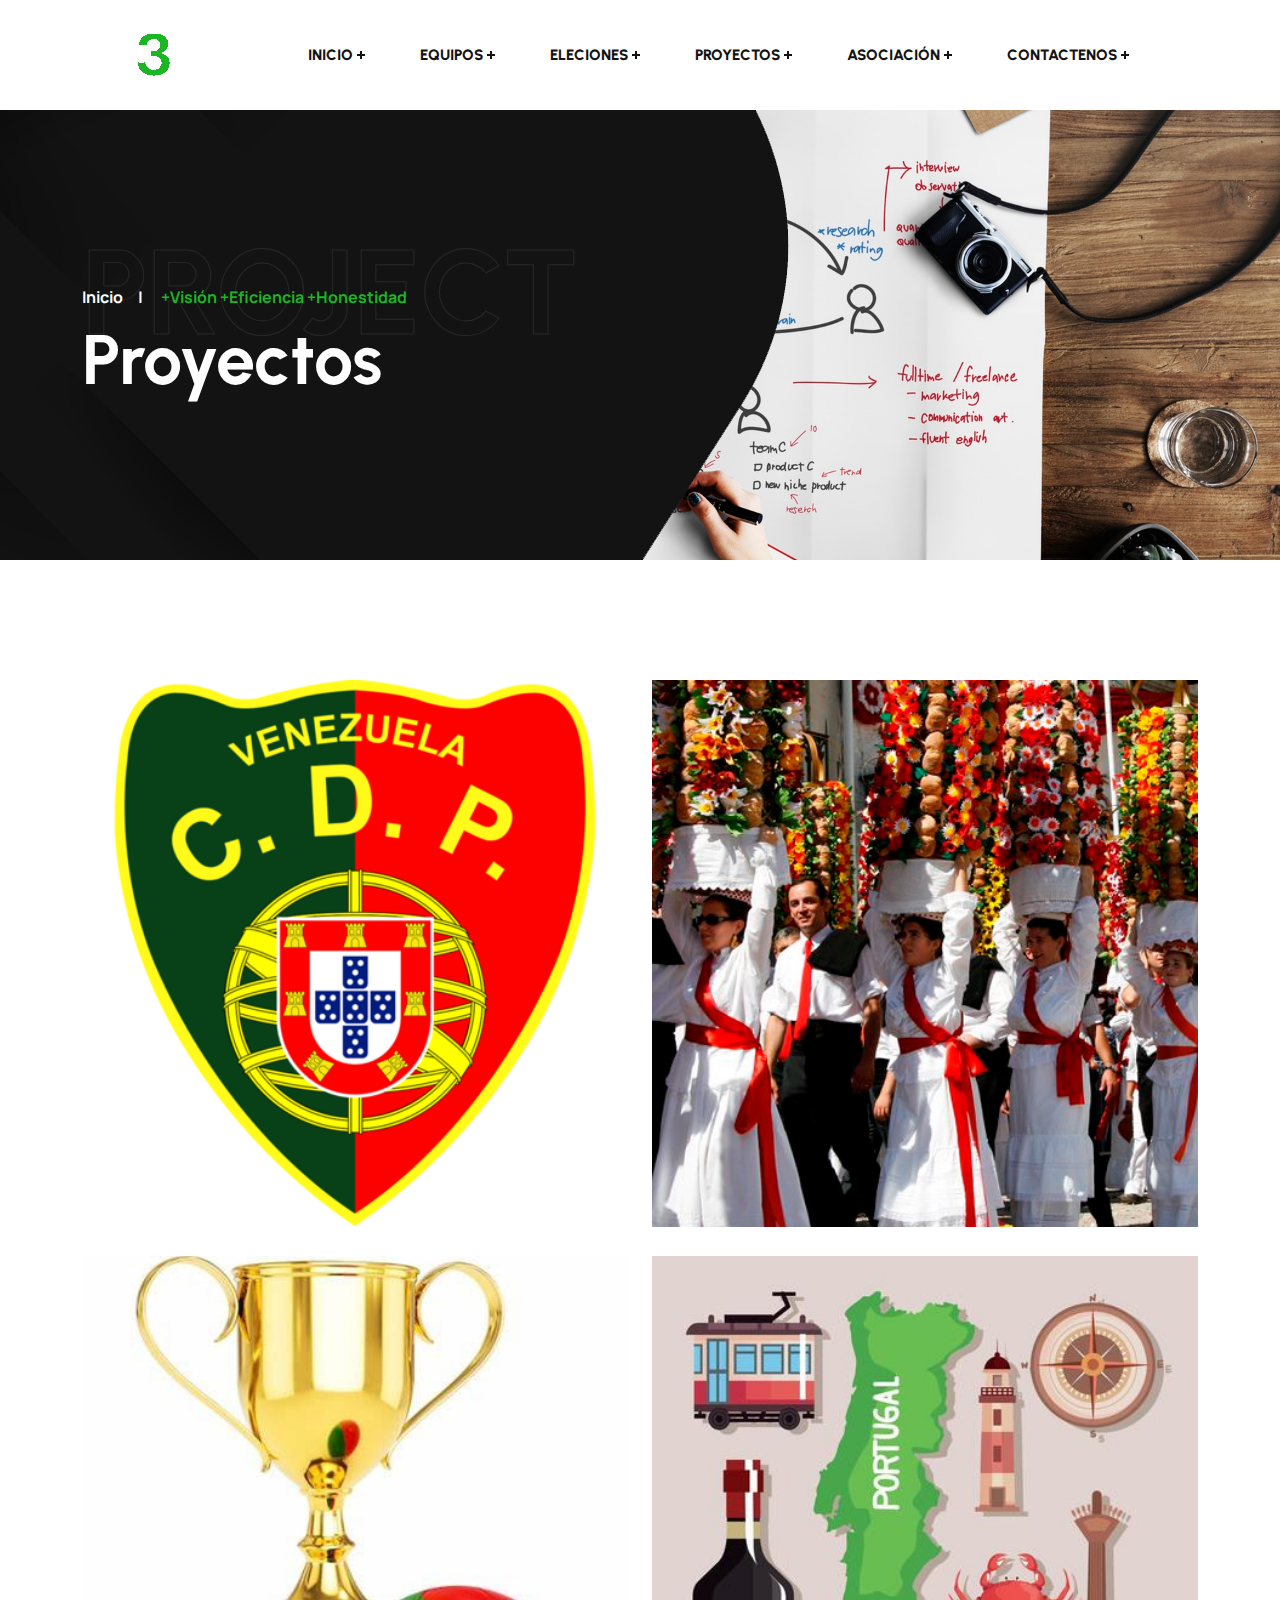
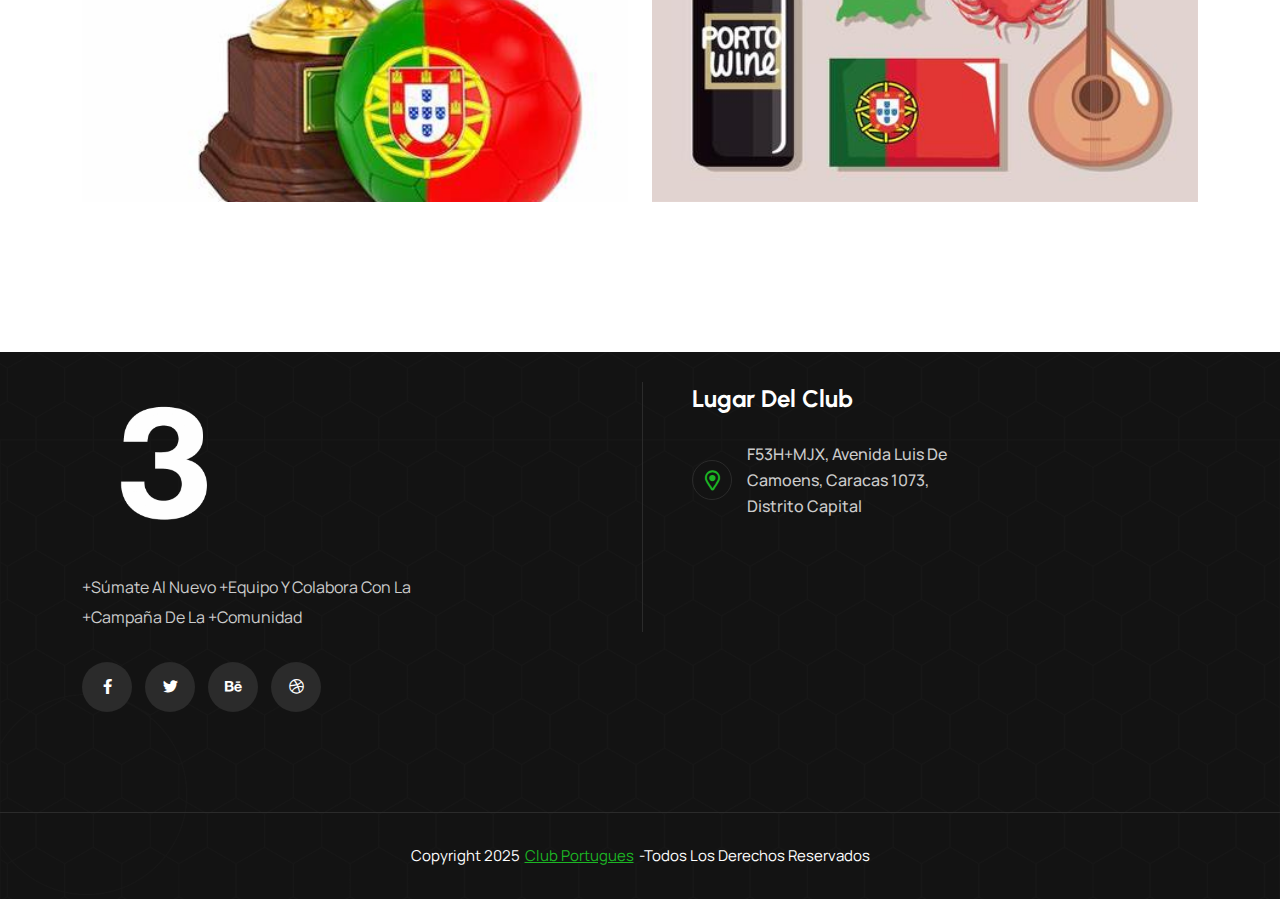
<file: project-two.html>
<!DOCTYPE html>
<html lang="en">

<head>
	<!-- Start Meta -->
	<meta charset="UTF-8">
	<meta http-equiv="X-UA-Compatible" content="IE=edge">
	<meta name="description" content="Conbix - Business Consulting HTML5 Template">
	<meta name="keywords" content="Creative, Digital, multipage, landing, freelancer template">
	<meta name="author" content="ThemeOri">
	<meta name="viewport" content="width=device-width, initial-scale=1">
	<!-- Title of Site -->
	<title>Conbix - Business Consulting HTML5 Template</title>
	<!-- Favicons -->
	<link rel="icon" type="image/png" href="assets/img/imagenes-del-club/Logo-blanco-pequeño.png">
	<!-- Bootstrap CSS -->
	<link rel="stylesheet" href="assets/css/bootstrap.min.css">
	<!-- Font Awesome CSS -->
	<link rel="stylesheet" href="assets/css/all.css">
	<!-- Animate CSS -->
	<link rel="stylesheet" href="assets/css/animate.css">
	<!-- Swiper Bundle CSS -->
	<link rel="stylesheet" href="assets/css/swiper-bundle.min.css">
	<!-- Magnific Popup CSS -->
	<link rel="stylesheet" href="assets/css/magnific-popup.css">
	<!-- Mean Menu CSS -->
	<link rel="stylesheet" href="assets/css/meanmenu.min.css">
	<!-- Custom CSS -->
	<link rel="stylesheet" href="assets/sass/style.css">
</head>

<body>
	<!-- Preloader Start -->
	<div class="theme-loader">
		<div class="spinner">
			<div class="spinner-bounce one"></div>
			<div class="spinner-bounce two"></div>
			<div class="spinner-bounce three"></div>
		</div>
	</div>
	<!-- Preloader End -->
	<!-- Dark Light Start -->
	<!-- Dark Light End -->
	<!-- Top Bar Start -->
	<!-- Top Bar End -->
	<!-- Header Area Start -->
	<div class="header__area header__sticky">
        <div class="container custom__container">
            <div class="header__area-menubar">
                <div class="header__area-menubar-left">
                    <div class="header__area-menubar-left-logo">
                        <a href="index.html"><img class="dark-n" src="assets/img/imagenes-del-club/Logo-verder-pequeño.png" alt=""><img class="light-n" src="assets/img/imagenes-del-club/Logo-verder-pequeño.png" alt=""></a>
                    </div>
                </div>
				<div class="header__area-menubar-center">
                    <div class="header__area-menubar-center-menu menu-responsive">						
											<ul id="mobilemenu">
														<li class="menu-item-has-children"><a href="index.html">Inicio</a>
														</li>
														<li class="menu-item-has-children"><a href="team.html">Equipos</a>
														</li>
														<li class="menu-item-has-children"><a href="faq.html">Eleciones</a>
														</li>
														<li class="menu-item-has-children"><a href="project-two.html">Proyectos</a>
															<ul class="sub-menu">
																<li><a href="club-Portugues.html">Club Portugues</a></li>
																<li><a href="cultura.html">cultura</a></li>
																<li><a href="deportes.html">Deportes</a></li>
																<li><a href="social.html">Social</a></li>
															</ul>
														</li>
														<li class="menu-item-has-children"><a href="asociacion.html">Asociación</a>
															<ul class="sub-menu">
																<li><a href="estatutos.html">Estatutos</a></li>
																<li><a href="simbolos.html">Simbolos</a></li>
															</ul>
														</li>
														<li class="menu-item-has-children"><a href="contact.html">Contactenos</a>
														</li>
											</ul>
                    </div>
				</div>
                <div class="header__area-menubar-right">
                    <div class="header__area-menubar-right-box">
                        <div class="header__area-menubar-right-sidebar">
                        </div>
                        <!-- sidebar Menu Start -->
                        <!-- <div class="header__area-menubar-right-sidebar-popup">
                            <div class="sidebar-close-btn"><i class="fal fa-times"></i></div>
                            <div class="header__area-menubar-right-sidebar-popup-logo">
                                <a href="index.html"> <img src="assets/img/logo-2.png" alt=""> </a>
                            </div>
                            <p>Morbi et tellus imperdiet, aliquam nulla sed, dapibus erat. Aenean dapibus sem non purus venenatis vulputate. Donec accumsan eleifend blandit. Nullam auctor ligula</p>
							<div class="header__area-menubar-right-box-sidebar-popup-contact">
								<h4 class="mb-30">Get In Touch</h4>
								<div class="header__area-menubar-right-box-sidebar-popup-contact-item">
									<div class="header__area-menubar-right-box-sidebar-popup-contact-item-icon">
										<i class="fal fa-phone-alt icon-animation"></i>
									</div>
									<div class="header__area-menubar-right-box-sidebar-popup-contact-item-content">
										<span>Call Now</span>
										<h6><a href="tel:+125(895)658568">+125 (895) 658 568</a></h6>
									</div>
								</div>
								<div class="header__area-menubar-right-box-sidebar-popup-contact-item">
									<div class="header__area-menubar-right-box-sidebar-popup-contact-item-icon">
										<i class="fal fa-envelope"></i>
									</div>
									<div class="header__area-menubar-right-box-sidebar-popup-contact-item-content">
										<span>Quick Email</span>
										<h6><a href="mailto:info.help@gmail.com">info.help@gmail.com</a></h6>
									</div>
								</div>
								<div class="header__area-menubar-right-box-sidebar-popup-contact-item">
									<div class="header__area-menubar-right-box-sidebar-popup-contact-item-icon">
										<i class="fal fa-map-marker-alt"></i>
									</div>
									<div class="header__area-menubar-right-box-sidebar-popup-contact-item-content">
										<span>Office Address</span>
										<h6><a href="#">PV3M+X68 Welshpool United Kingdom</a></h6>
									</div>
								</div>
							</div>
							<div class="header__area-menubar-right-box-sidebar-popup-social">
								<ul>
									<li><a href="#"><i class="fab fa-facebook-f"></i></a></li>
									<li><a href="#"><i class="fab fa-behance"></i></a></li>
									<li><a href="#"><i class="fab fa-twitter"></i></a></li>
								</ul>							
							</div>
                        </div> -->
                        <div class="sidebar-overlay"></div>
                        <!-- sidebar Menu Start -->
                    </div>
					<div class="responsive-menu"></div>
                </div>
            </div>
        </div>
    </div>  
	<!-- Header Area End -->
	<!-- Page Banner Area Start -->
	<div class="page__banner" data-background="assets/img/imagenes-del-club/BannerProyecto.jpeg">
		<div class="container">
			<div class="row">
				<div class="col-xl-12">
					<div class="page__banner-content">
						<span>Project</span>
						<ul>
							<li><a href="index.html">inicio</a><span>|</span></li>
							<li>+Visión +Eficiencia +Honestidad</li>
						</ul>
						<h1>Proyectos</h1>
					</div>
				</div>
			</div>
		</div>
	</div>
	<!-- Page Banner Area End -->
	<!-- Portfolio Area Start -->
	<div class="project__one section-padding">
		<div class="container">
			<div class="row">
				<div class="col-md-6 mb-30">
					<div class="project__one-item">
						<img class="img__full" src="assets/img/imagenes-del-club/portadadelcpRendimensionada.png" alt="">
						<div class="project__one-item-content">
							<span>+Profesionalismo +Responsabilidad +Bienestar</span>
							<h4><a href="club-Portugues.html">club Portugues</a></h4>
						</div>
						<div class="project__one-item-icon">
							<a href="club-Portugues.html"><i class="fal fa-long-arrow-up"></i></a>
						</div>
					</div>
				</div>
				<div class="col-md-6 md-mb-30">
					<div class="project__one-item">
						<img class="img__full" src="assets/img/imagenes-del-club/portadaCulturaDePortugal.jpg" alt="">
						<div class="project__one-item-content">
							<span>+Identidad +Tradiciones +Arraigo</span>
							<h4><a href="cultura.html">Cultura</a></h4>
						</div>
						<div class="project__one-item-icon">
							<a href="cultura.html"><i class="fal fa-long-arrow-up"></i></a>
						</div>
					</div>
				</div>
				<div class="col-md-6 mb-30">
					<div class="project__one-item">
						<img class="img__full" src="assets/img/imagenes-del-club/portadaDeporte.jpg" alt="">
						<div class="project__one-item-content">
							<span>+Actividades +Participación +Equipo</span>
							<h4><a href="deportes.html">Deportes</a></h4>
						</div>
						<div class="project__one-item-icon">
							<a href="deportes.html"><i class="fal fa-long-arrow-up"></i></a>
						</div>
					</div>
				</div>
				<div class="col-md-6 md-mb-30">
					<div class="project__one-item">
						<img class="img__full" src="assets/img/imagenes-del-club/portugalSocialrendimi.jpg" alt="">
						<div class="project__one-item-content">
							<span>+Voluntad +Fraternidad +Socios</span>
							<h4><a href="social.html">Social</a></h4>
						</div>
						<div class="project__one-item-icon">
							<a href="social.html"><i class="fal fa-long-arrow-up"></i></a>
						</div>
					</div>
				</div>
			</div>
		</div>
	</div>
	<!-- Portfolio Area End -->
	<!-- Footer Area Start -->
	<div class="footer__two" data-background="assets/img/shape/footer-bg-1.png">
		<!-- Subscribe Area Start -->
		<!-- Subscribe Area End -->
		<div class="container">
			<div class="row">
				<div class="col-xl-6 col-lg-8 col-md-6 lg-mb-30 mt-30">
					<div class="footer__two-widget">
						<div class="footer__two-widget-about">
							<a href="index.html"><img src="assets/img/imagenes-del-club/logo-blanco.png" alt=""></a>
							<p>+Súmate al Nuevo +Equipo y colabora con la +Campaña de la +Comunidad</p>
							<div class="footer__two-widget-about-social">
								<ul>
									<li><a href="#"><i class="fab fa-facebook-f"></i></a></li>
									<li><a href="#"><i class="fab fa-twitter"></i></a></li>
									<li><a href="#"><i class="fab fa-behance"></i></a></li>
									<li><a href="#"><i class="fab fa-dribbble"></i></a></li>
								</ul>
							</div>
						</div>
					</div>
				</div>
				<div class="col-xl-6 col-lg-6 col-md-6 md-mb-30 mt-30">
					<div class="footer__two-widget footer-border">
						<h4>Lugar del club</h4>
						<div class="footer__two-widget-location">
							<div class="footer__two-widget-location-item">
								<div class="footer__two-widget-location-item-icon">
									<i class="far fa-map-marker-alt"></i>
								</div>
								<div class="footer__two-widget-location-item-info">
									<a href="https://maps.app.goo.gl/B4JbBz4AL8Dq3em4A">F53H+MJX, Avenida Luis De Camoens, Caracas 1073, Distrito Capital</a>
								</div>
							</div>
						</div>
					</div>
				</div>
			</div>
		</div>
		<div class="copyright__two">
			<div class="container">
				<div class="row">
					<div class="col-xl-12">
						<p>Copyright 2025 <a href="index.html">Club portugues</a> -Todos los Derechos Reservados</p>
					</div>
				</div>
			</div>
		</div>
	</div>
	<!-- Footer Area End -->
	<!-- Scroll Btn Start -->
	<div class="scroll-up">
		<svg class="scroll-circle svg-content" width="100%" height="100%" viewBox="-1 -1 102 102">
			<path d="M50,1 a49,49 0 0,1 0,98 a49,49 0 0,1 0,-98" />
		</svg>
	</div>
	<!-- Scroll Btn End -->
	<!-- Main JS -->
	<script src="assets/js/jquery-3.6.0.min.js"></script>
	<!-- Bootstrap JS -->
	<script src="assets/js/bootstrap.min.js"></script>
	<!-- Counter Up JS -->
	<script src="assets/js/jquery.counterup.min.js"></script>
	<!-- Popper JS -->
	<script src="assets/js/popper.min.js"></script>
	<!-- Progressbar JS -->
	<script src="assets/js/progressbar.min.js"></script>
	<!-- Magnific Popup JS -->
	<script src="assets/js/jquery.magnific-popup.min.js"></script>
	<!-- Swiper Bundle JS -->
	<script src="assets/js/swiper-bundle.min.js"></script>
	<!-- Isotope JS -->
	<script src="assets/js/isotope.pkgd.min.js"></script>
	<!-- Waypoints JS -->
	<script src="assets/js/jquery.waypoints.min.js"></script>
	<!-- Mean Menu JS -->
	<script src="assets/js/jquery.meanmenu.min.js"></script>
	<!-- Custom JS -->
	<script src="assets/js/custom.js"></script>
</body>

</html>
</file>
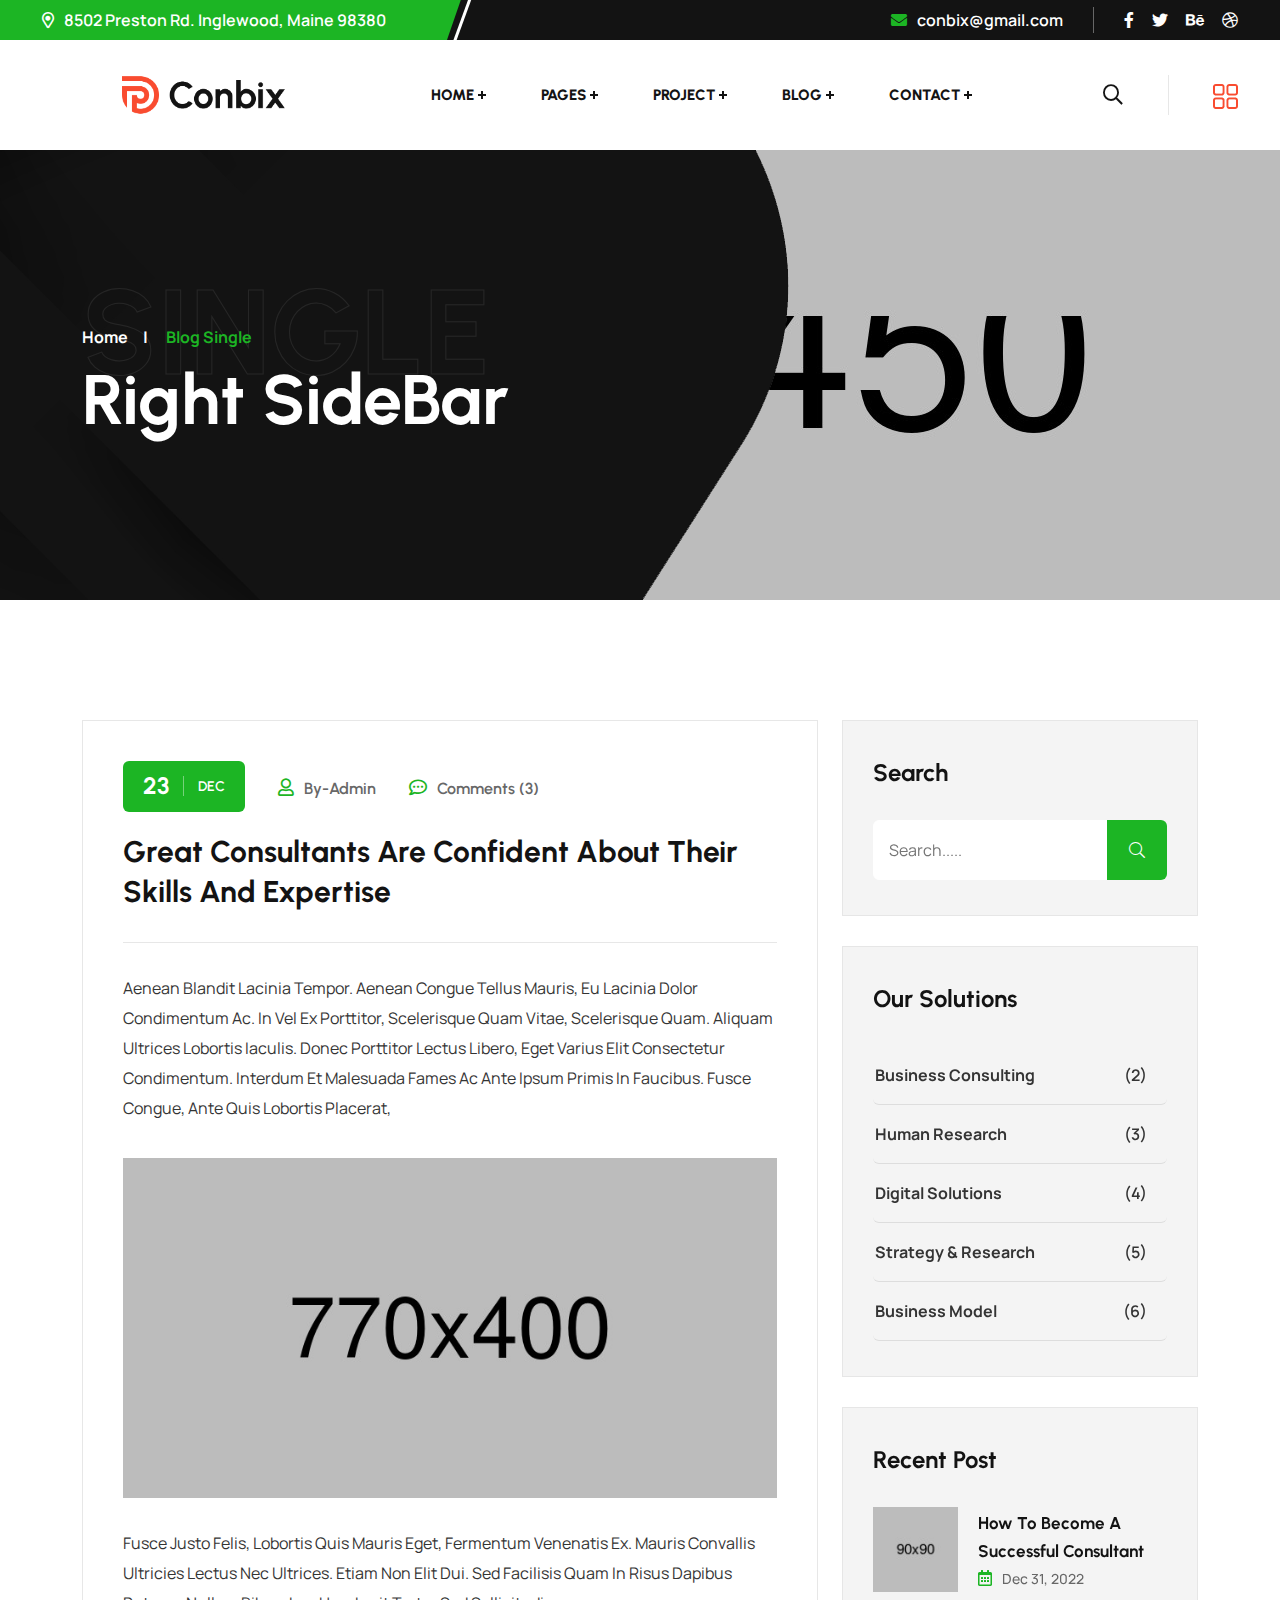
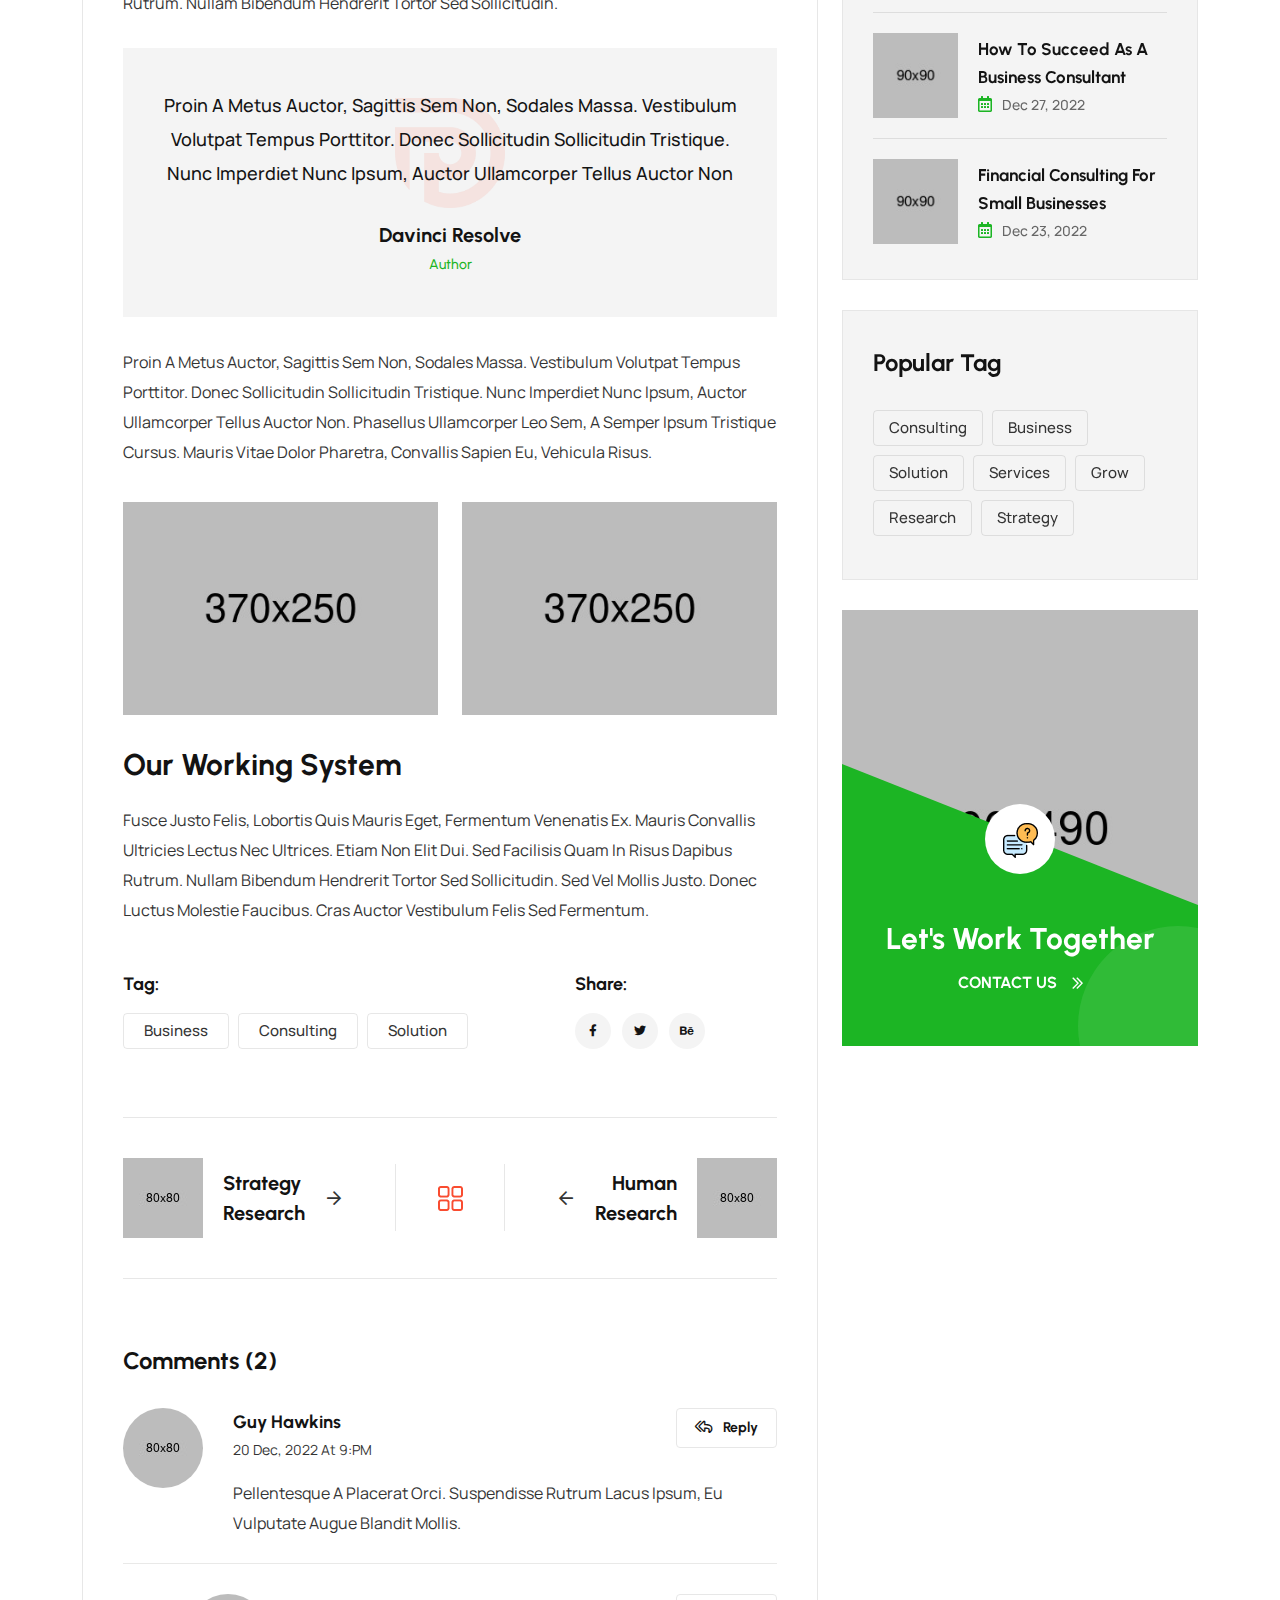
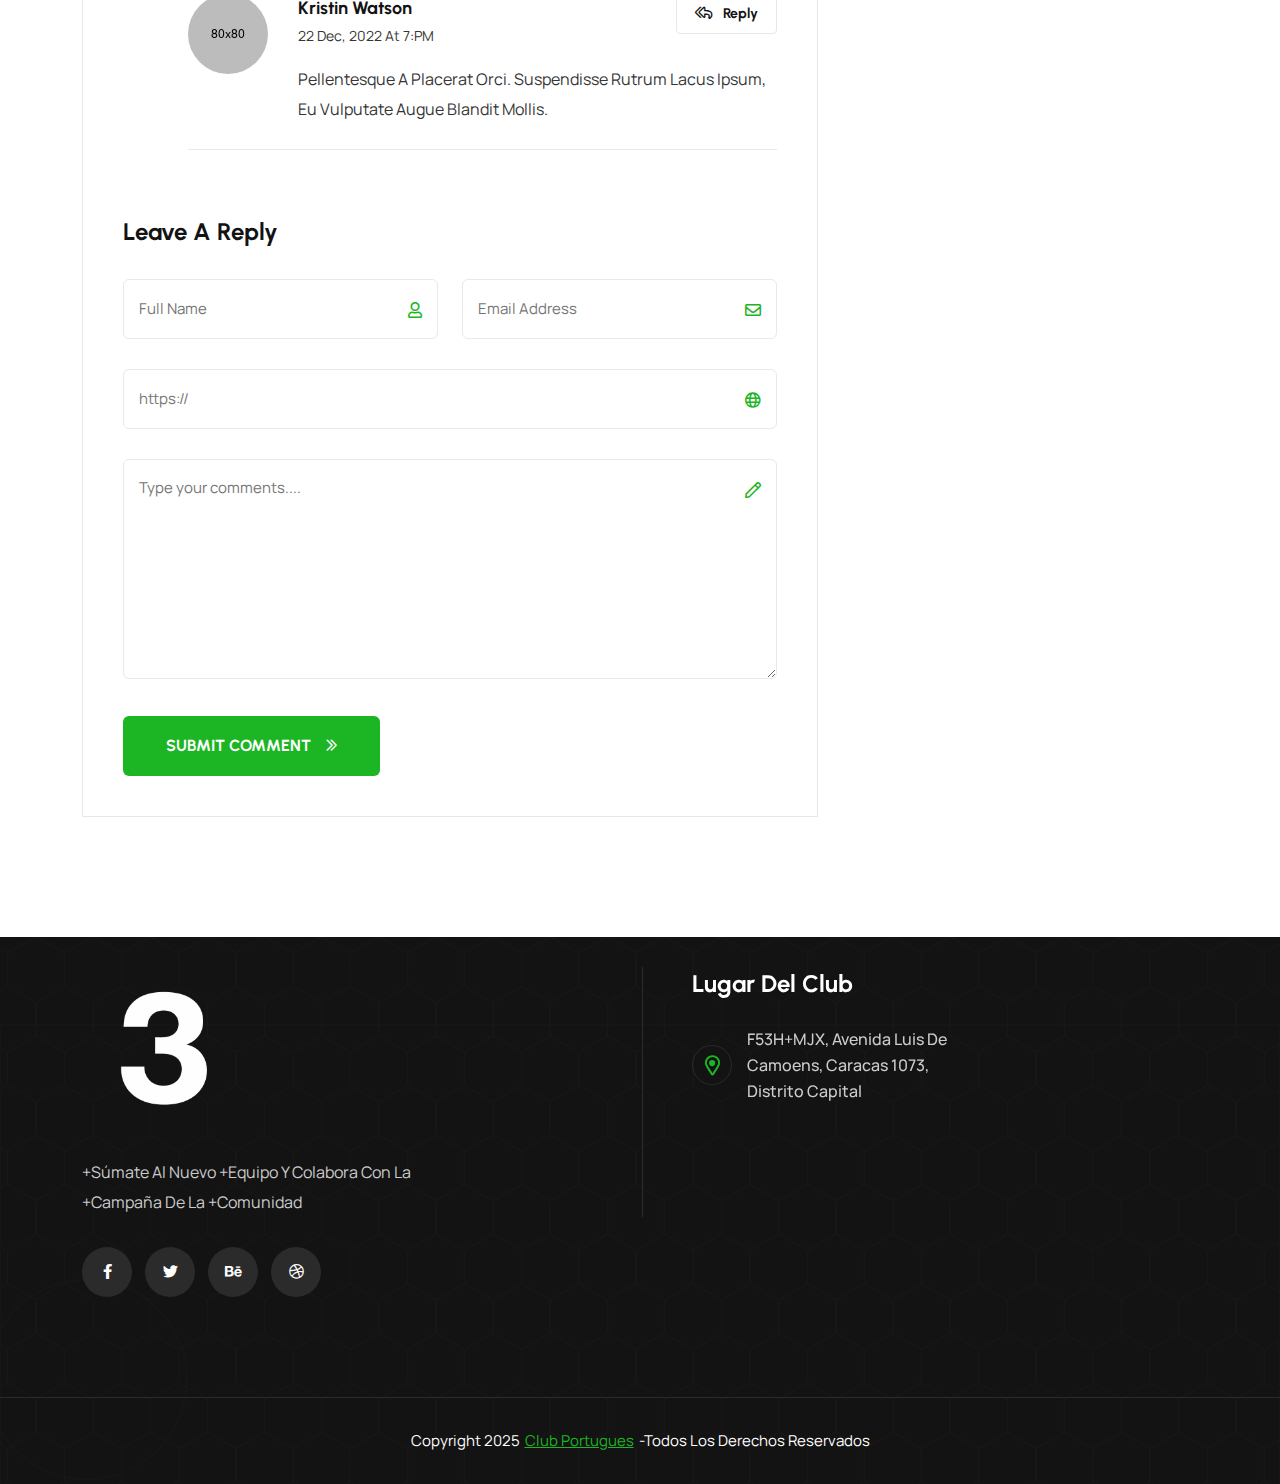
<file: single-right-sidebar.html>
<!DOCTYPE html>
<html lang="en">

<head>
	<!-- Start Meta -->
	<meta charset="UTF-8">
	<meta http-equiv="X-UA-Compatible" content="IE=edge">
	<meta name="description" content="Conbix - Business Consulting HTML5 Template">
	<meta name="keywords" content="Creative, Digital, multipage, landing, freelancer template">
	<meta name="author" content="ThemeOri">
	<meta name="viewport" content="width=device-width, initial-scale=1">
	<!-- Title of Site -->
	<title>Conbix - Business Consulting HTML5 Template</title>
	<!-- Favicons -->
	<link rel="icon" type="image/png" href="assets/img/imagenes-del-club/Logo-blanco-pequeño.png">
	<!-- Bootstrap CSS -->
	<link rel="stylesheet" href="assets/css/bootstrap.min.css">
	<!-- Font Awesome CSS -->
	<link rel="stylesheet" href="assets/css/all.css">
	<!-- Animate CSS -->
	<link rel="stylesheet" href="assets/css/animate.css">
	<!-- Swiper Bundle CSS -->
	<link rel="stylesheet" href="assets/css/swiper-bundle.min.css">
	<!-- Magnific Popup CSS -->
	<link rel="stylesheet" href="assets/css/magnific-popup.css">
	<!-- Mean Menu CSS -->
	<link rel="stylesheet" href="assets/css/meanmenu.min.css">
	<!-- Custom CSS -->
	<link rel="stylesheet" href="assets/sass/style.css"> 
</head>

<body>
	<!-- Preloader Start -->
	<div class="theme-loader">
		<div class="spinner">
			<div class="spinner-bounce one"></div>
			<div class="spinner-bounce two"></div>
			<div class="spinner-bounce three"></div>
		</div>
	</div>
	<!-- Preloader End -->
	<!-- Dark Light Start -->
	<!-- Dark Light End -->
	<!-- Top Bar Start -->
	<div class="top__bar">
		<div class="container custom__container">
			<div class="row">
				<div class="col-xl-5 col-md-6">
					<div class="top__bar-left">
						<a href="#"><i class="far fa-map-marker-alt"></i>8502 Preston Rd. Inglewood, Maine 98380</a>
					</div>
				</div>
				<div class="col-xl-7 col-md-6">
					<div class="top__bar-right">
						<a href="mailto:conbix@gmail.com"><i class="fas fa-envelope"></i>conbix@gmail.com</a>
						<div class="top__bar-right-social">
							<ul>
								<li><a href="#"><i class="fab fa-facebook-f"></i></a></li>
								<li><a href="#"><i class="fab fa-twitter"></i></a></li>
								<li><a href="#"><i class="fab fa-behance"></i></a></li>
								<li><a href="#"><i class="fab fa-dribbble"></i></a></li>
							</ul>
						</div>
					</div>
				</div>
			</div>
		</div>
	</div>
	<!-- Top Bar End -->
	<!-- Header Area Start -->
	<div class="header__area header__sticky">
        <div class="container custom__container">
            <div class="header__area-menubar">
                <div class="header__area-menubar-left">
                    <div class="header__area-menubar-left-logo">
                        <a href="index.html"><img class="dark-n" src="assets/img/logo-1.png" alt=""><img class="light-n" src="assets/img/logo-2.png" alt=""></a>
                    </div>
                </div>
				<div class="header__area-menubar-center">
                    <div class="header__area-menubar-center-menu menu-responsive">						
                        <ul id="mobilemenu">
                            <li class="menu-item-has-children"><a href="#">Home</a>
                                <ul class="sub-menu">
                                    <li><a href="index.html">Home 01</a></li>
                                    <li><a href="index-two.html">Home 02</a></li>								
                                    <li><a href="index-three.html">Home 03</a></li>								
                                </ul>
                            </li>
                            <li class="menu-item-has-children"><a href="#">Pages</a>
                                <ul class="sub-menu">
                                    <li><a href="about.html">About Us</a></li>
									<li class="menu-item-has-children"><a href="#">Services</a>
										<ul class="sub-menu">
											<li><a href="services.html">Services 01</a></li>
											<li><a href="services-two.html">Services 02</a></li>
											<li><a href="services-right-sidebar.html">Single Right Sidebar</a></li>
											<li><a href="services-left-sidebar.html">Single Left Sidebar</a></li>
										</ul>
									</li>
                                    <li><a href="pricing.html">Price Plans</a></li>
                                    <li><a href="faq.html">FAQ's</a></li>
                                    <li><a href="testimonial.html">Testimonials</a></li>
									<li class="menu-item-has-children"><a href="#">Teams</a>
										<ul class="sub-menu">
											<li><a href="team-filter.html">Team Filter</a></li>
											<li><a href="team.html">Team 01</a></li>
											<li><a href="team-two.html">Team 02</a></li>
											<li><a href="team-three.html">Team 03</a></li>
											<li><a href="team-single.html">Team Single</a></li>
										</ul>
									</li>
                                    <li><a href="request-quote.html">Request Quote</a></li>
                                    <li><a href="404-error.html">404 Page</a></li>
                                </ul>
                            </li>
                            <li class="menu-item-has-children"><a href="#">Project</a>
                                <ul class="sub-menu">
									<li><a href="project-filter.html">Project Filter</a></li>
									<li class="menu-item-has-children"><a href="#">Project Grid</a>
										<ul class="sub-menu">
											<li><a href="project-two.html">2 Columns</a></li>
											<li><a href="project-three.html">3 Columns</a></li>
											<li><a href="project-four.html">4 Columns</a></li>
										</ul>
									</li>
									<li><a href="project-single.html">Project Single</a></li>
                                </ul>
                            </li>
                            <li class="menu-item-has-children"><a href="#">Blog</a>
                                <ul class="sub-menu">
									<li class="menu-item-has-children"><a href="#">Blog Grid</a>
										<ul class="sub-menu">
											<li><a href="blog-grid-two.html">2 Columns</a></li>
											<li><a href="blog-grid-three.html">3 Columns</a></li>
										</ul>
									</li>
									<li class="menu-item-has-children"><a href="#">Blog Standard</a>
										<ul class="sub-menu">
											<li><a href="standard-left-sidebar.html">Left SideBar</a></li>
											<li><a href="standard-full-width.html">Full Width</a></li>
											<li><a href="standard-right-sidebar.html">Right SideBar</a></li>
										</ul>
									</li>
									<li class="menu-item-has-children"><a href="#">Blog Single</a>
										<ul class="sub-menu">
											<li><a href="single-left-sidebar.html">Left SideBar</a></li>
											<li><a href="single-full-width.html">Full Width</a></li>
											<li><a href="single-right-sidebar.html">Right SideBar</a></li>
										</ul>
									</li>
                                </ul>
                            </li>
                            <li class="menu-item-has-children"><a href="#">Contact</a>
                                <ul class="sub-menu">
                                    <li><a href="contact.html">Contact Style 01</a></li>
                                    <li><a href="contact-two.html">Contact Style 02</a></li>
                                    <li><a href="contact-three.html">Contact Style 03</a></li>
                                    <li><a href="contact-four.html">Contact Style 04</a></li>
                                </ul>
                            </li>
                        </ul>
                    </div>
				</div>
                <div class="header__area-menubar-right">
                    <div class="header__area-menubar-right-box">
                        <div class="header__area-menubar-right-box-search">
							<div class="search">	
								<span class="header__area-menubar-right-box-search-icon open"><i class="fal fa-search"></i></span>
							</div>
							<div class="header__area-menubar-right-box-search-box">
								<form>
									<input type="search" placeholder="Search Here.....">
									<button type="submit"><i class="fal fa-search"></i>
									</button>
								</form> <span class="header__area-menubar-right-box-search-box-icon"><i class="fal fa-times"></i></span>
							</div>
						</div>
                        <div class="header__area-menubar-right-sidebar">
                            <div class="header__area-menubar-right-sidebar-popup-icon"><img src="assets/img/icon/menu.png" alt=""></div>
                        </div>
						<div class="header__area-menubar-right-box-btn">
							<a class="btn-one" href="request-quote.html">Request quote<i class="far fa-chevron-double-right"></i></a>
						</div>
                        <!-- sidebar Menu Start -->
                        <div class="header__area-menubar-right-sidebar-popup">
                            <div class="sidebar-close-btn"><i class="fal fa-times"></i></div>
                            <div class="header__area-menubar-right-sidebar-popup-logo">
                                <a href="index.html"> <img src="assets/img/logo-2.png" alt=""> </a>
                            </div>
                            <p>Morbi et tellus imperdiet, aliquam nulla sed, dapibus erat. Aenean dapibus sem non purus venenatis vulputate. Donec accumsan eleifend blandit. Nullam auctor ligula</p>
							<div class="header__area-menubar-right-box-sidebar-popup-contact">
								<h4 class="mb-30">Get In Touch</h4>
								<div class="header__area-menubar-right-box-sidebar-popup-contact-item">
									<div class="header__area-menubar-right-box-sidebar-popup-contact-item-icon">
										<i class="fal fa-phone-alt icon-animation"></i>
									</div>
									<div class="header__area-menubar-right-box-sidebar-popup-contact-item-content">
										<span>Call Now</span>
										<h6><a href="tel:+125(895)658568">+125 (895) 658 568</a></h6>
									</div>
								</div>
								<div class="header__area-menubar-right-box-sidebar-popup-contact-item">
									<div class="header__area-menubar-right-box-sidebar-popup-contact-item-icon">
										<i class="fal fa-envelope"></i>
									</div>
									<div class="header__area-menubar-right-box-sidebar-popup-contact-item-content">
										<span>Quick Email</span>
										<h6><a href="mailto:info.help@gmail.com">info.help@gmail.com</a></h6>
									</div>
								</div>
								<div class="header__area-menubar-right-box-sidebar-popup-contact-item">
									<div class="header__area-menubar-right-box-sidebar-popup-contact-item-icon">
										<i class="fal fa-map-marker-alt"></i>
									</div>
									<div class="header__area-menubar-right-box-sidebar-popup-contact-item-content">
										<span>Office Address</span>
										<h6><a href="#">PV3M+X68 Welshpool United Kingdom</a></h6>
									</div>
								</div>
							</div>
							<div class="header__area-menubar-right-box-sidebar-popup-social">
								<ul>
									<li><a href="#"><i class="fab fa-facebook-f"></i></a></li>
									<li><a href="#"><i class="fab fa-behance"></i></a></li>
									<li><a href="#"><i class="fab fa-twitter"></i></a></li>
									<li><a href="#"><i class="fab fa-linkedin-in"></i></a></li>
								</ul>							
							</div>
                        </div>
                        <div class="sidebar-overlay"></div>
                        <!-- sidebar Menu Start -->
                    </div>
					<div class="responsive-menu"></div>
                </div>
            </div>
        </div>
    </div>    
	<!-- Header Area End -->	
	<!-- Page Banner Area Start -->
    <div class="page__banner" data-background="assets/img/pages/page-banner.jpg">
		<div class="container">
			<div class="row">
				<div class="col-xl-12">
					<div class="page__banner-content">
                        <span>Single</span>
						<ul>
							<li><a href="index.html">Home</a><span>|</span></li>
							<li>Blog Single</li>
						</ul>
						<h1>Right SideBar</h1>
					</div>
				</div>
			</div>
		</div>
	</div>    
	<!-- Page Banner Area End -->
    <!-- News Details Area Start -->
    <div class="news__details section-padding">
        <div class="container">
            <div class="row">
                <div class="col-xl-8 col-lg-8 lg-mb-60">
                    <div class="news__details-left">
                        <div class="news__details-left-meta">
                            <ul>
                                <li>
                                    <div class="news__details-left-meta-date">
                                        <span class="text-three">23</span>
                                        <span class="text-five">Dec</span>
                                    </div>                                    
                                </li>
                                <li><a href="#"><i class="far fa-user"></i>By-Admin</a></li>
                                <li><a href="#"><i class="far fa-comment-dots"></i>Comments (3)</a></li>
                            </ul>
                            <h3 class="mt-20">Great consultants are confident about their skills and expertise</h3>
                        </div>
                        <p>Aenean blandit lacinia tempor. Aenean congue tellus mauris, eu lacinia dolor condimentum ac. In vel ex porttitor, scelerisque quam vitae, scelerisque quam. Aliquam ultrices lobortis iaculis. Donec porttitor lectus libero, eget varius elit consectetur condimentum. Interdum et malesuada fames ac ante ipsum primis in faucibus. Fusce congue, ante quis lobortis placerat,</p>
                        <div class="dark__image">							
							<img class="img__full mt-35 mb-30" src="assets/img/blog/blog-details.jpg" alt="">
						</div>
                        <p>Fusce justo felis, lobortis quis mauris eget, fermentum venenatis ex. Mauris convallis ultricies lectus nec ultrices. Etiam non elit dui. Sed facilisis quam in risus dapibus rutrum. Nullam bibendum hendrerit tortor sed sollicitudin.</p>
                        <div class="news__details-left-box">
                            <div class="news__details-left-box-shape">
                                <img src="assets/img/icon/blog.png" alt="">
                            </div>
							<p>Proin a metus auctor, sagittis sem non, sodales massa. Vestibulum volutpat tempus porttitor. Donec sollicitudin sollicitudin tristique. Nunc imperdiet nunc ipsum, auctor ullamcorper tellus auctor non</p>
                            <h6>davinci resolve</h6>                                
                            <span>Author</span>
                        </div>
                        <p>Proin a metus auctor, sagittis sem non, sodales massa. Vestibulum volutpat tempus porttitor. Donec sollicitudin sollicitudin tristique. Nunc imperdiet nunc ipsum, auctor ullamcorper tellus auctor non. Phasellus ullamcorper leo sem, a semper ipsum tristique cursus. Mauris vitae dolor pharetra, convallis sapien eu, vehicula risus.</p>
                        <div class="row mt-35 mb-30 dark__image">
                            <div class="col-sm-6 sm-mb-30">
                                <img class="img__full" src="assets/img/blog/blog-details-1.jpg" alt="">
                            </div>
                            <div class="col-sm-6">
                                <img class="img__full" src="assets/img/blog/blog-details-2.jpg" alt="">
                            </div>
                        </div>
                        <h3 class="mb-20">Our Working System</h3>
                        <p>Fusce justo felis, lobortis quis mauris eget, fermentum venenatis ex. Mauris convallis ultricies lectus nec ultrices. Etiam non elit dui. Sed facilisis quam in risus dapibus rutrum. Nullam bibendum hendrerit tortor sed sollicitudin. Sed vel mollis justo. Donec luctus molestie faucibus. Cras auctor vestibulum felis sed fermentum. </p>
                        <div class="row mt-45 mb-60">
                            <div class="col-md-8 md-mb-15">
                                <div class="news__details-left-tag">
                                    <h6>Tag:</h6>
                                    <ul>
                                        <li><a href="#">Business</a></li>
                                        <li><a href="#">Consulting</a></li>
                                        <li><a href="#">Solution</a></li>
                                    </ul>
                                </div>
                            </div>
                            <div class="col-md-4">
                                <div class="news__details-left-share">
                                    <h6>Share:</h6>
                                    <ul>
                                        <li><a href="#"><i class="fab fa-facebook-f"></i></a></li>
                                        <li><a href="#"><i class="fab fa-twitter"></i></a></li>
                                        <li><a href="#"><i class="fab fa-behance"></i></a></li>
                                    </ul>
                                </div>
                            </div>
                        </div>
                        <div class="news__details-pagination">
                            <div class="news__details-pagination-item">
                                <a href="#">
                                    <div class="news__details-pagination-item-left dark__image">
                                        <img src="assets/img/portfolio/prev.jpg" alt="">
                                        <div class="news__details-pagination-item-content">
                                            <h6>strategy research</h6>
                                        </div>
                                    </div>
                                    <div class="news__details-pagination-item-right">
                                        <i class="far fa-arrow-right"></i>
                                    </div>
                                </a>
                            </div>
                            <div class="news__details-pagination-item center">
                                <div class="news__details-pagination-item-icon">
                                    <img src="assets/img/icon/menu.png" alt="">
                                </div>
                            </div>
                            <div class="news__details-pagination-item">
                                <a href="#">
                                    <div class="news__details-pagination-item-right">
                                        <i class="far fa-arrow-left"></i>
                                    </div>
                                    <div class="news__details-pagination-item-left dark__image">
                                        <div class="news__details-pagination-item-content t-right">
                                            <h6>Human Research</h6>
                                        </div>
                                        <img src="assets/img/portfolio/next.jpg" alt="">
                                    </div>
                                </a>
                            </div>
                        </div>
                        <div class="news__details-left-comment mt-65">
							<h4 class="mb-30">Comments (2)</h4>
							<div class="news__details-left-comment-item">
								<div class="news__details-left-comment-item-comment">
									<div class="news__details-left-comment-item-comment-image">
										<img src="assets/img/avatar/avatar-9.jpg" alt="">									
									</div>									
									<div class="news__details-left-comment-item-comment-content">
										<h6>Guy Hawkins<a href="#"><i class="far fa-reply-all"></i>Reply</a></h6>
										<span>20 Dec, 2022  At 9:PM</span>
                                        <p>Pellentesque a placerat orci. Suspendisse rutrum lacus ipsum, eu vulputate augue blandit mollis.</p>
                                    </div>
								</div>
							</div>
							<div class="news__details-left-comment-item ml-65 sm-ml-0">
								<div class="news__details-left-comment-item-comment">
									<div class="news__details-left-comment-item-comment-image">
										<img src="assets/img/avatar/avatar-10.jpg" alt="">									
									</div>									
									<div class="news__details-left-comment-item-comment-content">
										<h6>Kristin Watson<a href="#"><i class="far fa-reply-all"></i>Reply</a></h6>
										<span>22 Dec, 2022  At 7:PM</span>
                                        <p>Pellentesque a placerat orci. Suspendisse rutrum lacus ipsum, eu vulputate augue blandit mollis.</p>
									</div>
								</div>
							</div>
						</div>
                        <div class="news__details-left-contact mt-65">
							<h4 class="mb-30">Leave a reply</h4>
                            <div class="news__details-left-contact-form">
                                <form action="#">	
                                    <div class="row">
                                        <div class="col-sm-6 mb-30"> 
                                            <div class="news__details-left-contact-form-item conbix-contact-item">
                                                <span class="fal fa-user"></span>
                                                <input type="text" name="name" placeholder="Full Name" required="required">
                                            </div>										
                                        </div>
                                        <div class="col-sm-6 sm-mb-30">
                                            <div class="news__details-left-contact-form-item conbix-contact-item">
                                                <span class="fal fa-envelope"></span>
                                                <input type="text" name="email" placeholder="Email Address" required="required">											
                                            </div>									
                                        </div>
                                        <div class="col-sm-12 mb-30"> 
                                            <div class="news__details-left-contact-form-item conbix-contact-item">
                                                <span class="fal fa-globe"></span>
                                                <input type="text" name="subject" placeholder="https://" required="required">
                                            </div>										
                                        </div>
                                        <div class="col-sm-12 mb-30"> 
                                            <div class="news__details-left-contact-form-item conbix-contact-item">
                                                <span class="fal fa-pen"></span>
                                                <textarea name="message" placeholder="Type your comments...."></textarea>
                                            </div>										
                                        </div>
                                        <div class="col-lg-12">										
                                            <div class="news__details-left-contact-form-item">
                                                <button class="btn-one" type="submit">Submit Comment<i class="far fa-chevron-double-right"></i></button>
                                            </div>										
                                        </div>
                                    </div>							
                                </form>	
                            </div>						
						</div>                        
                    </div>
                </div>
                <div class="col-xl-4 col-lg-4">
                    <div class="all__sidebar">
                        <div class="all__sidebar-item">
                            <h4>Search</h4>
                            <div class="all__sidebar-item-search">
                                <form action="#">
                                    <input type="text" placeholder="Search.....">
                                    <button type="submit"><i class="fal fa-search"></i></button>
                                </form>
                            </div>
                        </div>
                        <div class="all__sidebar-item">
                            <h4>Our Solutions</h4>
                            <div class="all__sidebar-item-solution">
                                <ul>                                    
                                    <li><a href="single-right-sidebar.html"><i class="far fa-chevron-double-right"></i>Business Consulting<span>(2)</span></a></li>
                                    <li><a href="single-right-sidebar.html"><i class="far fa-chevron-double-right"></i>Human research<span>(3)</span></a></li>
                                    <li><a href="single-right-sidebar.html"><i class="far fa-chevron-double-right"></i>Digital solutions<span>(4)</span></a></li>
                                    <li><a href="single-right-sidebar.html"><i class="far fa-chevron-double-right"></i>strategy & Research<span>(5)</span></a></li>
                                    <li><a href="single-right-sidebar.html"><i class="far fa-chevron-double-right"></i>Business Model<span>(6)</span></a></li>
                                </ul>
                            </div>
                        </div>
                        <div class="all__sidebar-item">
                            <h4>Recent Post</h4>
                            <div class="all__sidebar-item-post">
                                <div class="post__item">
                                    <div class="post__item-image">
                                        <a href="single-right-sidebar.html"><img src="assets/img/blog/post-3.jpg" alt=""></a>
                                    </div>
                                    <div class="post__item-title">
                                        <h6><a href="single-right-sidebar.html">How to Become a Successful Consultant</a></h6>
                                        <span><i class="far fa-calendar-alt"></i>Dec 31, 2022</span>
                                    </div>
                                </div>                           
                                <div class="post__item">
                                    <div class="post__item-image">
                                        <a href="single-right-sidebar.html"><img src="assets/img/blog/post-4.jpg" alt=""></a>
                                    </div>
                                    <div class="post__item-title">
                                        <h6><a href="single-right-sidebar.html">How to Succeed as a Business Consultant</a></h6>
                                        <span><i class="far fa-calendar-alt"></i>Dec 27, 2022</span>
                                    </div>
                                </div>                           
                                <div class="post__item">
                                    <div class="post__item-image">
                                        <a href="single-right-sidebar.html"><img src="assets/img/blog/post-5.jpg" alt=""></a>
                                    </div>
                                    <div class="post__item-title">
                                        <h6><a href="single-right-sidebar.html">Financial Consulting for Small Businesses</a></h6>
                                        <span><i class="far fa-calendar-alt"></i>Dec 23, 2022</span>
                                    </div>
                                </div>                           
                            </div>
                        </div>
                        <div class="all__sidebar-item">
                            <h4>Popular Tag</h4>
                            <div class="all__sidebar-item-tag">
                                <ul>
                                    <li><a href="#">Consulting</a></li>
                                    <li><a href="#">Business</a></li>
                                    <li><a href="#">Solution</a></li>
                                    <li><a href="#">Services</a></li>
                                    <li><a href="#">Grow</a></li>
                                    <li><a href="#">Research</a></li>
                                    <li><a href="#">strategy</a></li>
                                </ul>
                            </div>
                        </div>
                        <div class="all__sidebar-contact">
							<div class="all__sidebar-contact-image dark__image">
								<img class="img__full" src="assets/img/avatar/avatar-11.jpg" alt="">
							</div>
							<div class="all__sidebar-contact-content">
								<div class="all__sidebar-contact-content-icon">
									<img src="assets/img/icon/question.png" alt="">
								</div>
								<h3>Let's Work Together</h3>
								<a class="simple-btn-2" href="contact.html">Contact us<i class="far fa-chevron-double-right"></i></a>  
							</div>                                                     
                        </div>
                    </div>  
                </div>
            </div>
        </div>
    </div>
    <!-- News Details Area End -->
	<!-- Footer Area Start -->
	<div class="footer__two" data-background="assets/img/shape/footer-bg-1.png">
		<!-- Subscribe Area Start -->
		<!-- Subscribe Area End -->
		<div class="container">
			<div class="row">
				<div class="col-xl-6 col-lg-8 col-md-6 lg-mb-30 mt-30">
					<div class="footer__two-widget">
						<div class="footer__two-widget-about">
							<a href="index.html"><img src="assets/img/imagenes-del-club/logo-blanco.png" alt=""></a>
							<p>+Súmate al Nuevo +Equipo y colabora con la +Campaña de la +Comunidad</p>
							<div class="footer__two-widget-about-social">
								<ul>
									<li><a href="#"><i class="fab fa-facebook-f"></i></a></li>
									<li><a href="#"><i class="fab fa-twitter"></i></a></li>
									<li><a href="#"><i class="fab fa-behance"></i></a></li>
									<li><a href="#"><i class="fab fa-dribbble"></i></a></li>
								</ul>
							</div>
						</div>
					</div>
				</div>
				<div class="col-xl-6 col-lg-6 col-md-6 md-mb-30 mt-30">
					<div class="footer__two-widget footer-border">
						<h4>Lugar del club</h4>
						<div class="footer__two-widget-location">
							<div class="footer__two-widget-location-item">
								<div class="footer__two-widget-location-item-icon">
									<i class="far fa-map-marker-alt"></i>
								</div>
								<div class="footer__two-widget-location-item-info">
									<a href="https://maps.app.goo.gl/B4JbBz4AL8Dq3em4A">F53H+MJX, Avenida Luis De Camoens, Caracas 1073, Distrito Capital</a>
								</div>
							</div>
						</div>
					</div>
				</div>
			</div>
		</div>
		<div class="copyright__two">
			<div class="container">
				<div class="row">
					<div class="col-xl-12">
						<p>Copyright 2025 <a href="index.html">Club portugues</a> -Todos los Derechos Reservados</p>
					</div>
				</div>
			</div>
		</div>
	</div>
	<!-- Footer Area End -->
	<!-- Scroll Btn Start -->
	<div class="scroll-up">
		<svg class="scroll-circle svg-content" width="100%" height="100%" viewBox="-1 -1 102 102"><path d="M50,1 a49,49 0 0,1 0,98 a49,49 0 0,1 0,-98" /> </svg>
	</div>
	<!-- Scroll Btn End -->
	<!-- Main JS -->
	<script src="assets/js/jquery-3.6.0.min.js"></script>
	<!-- Bootstrap JS -->
	<script src="assets/js/bootstrap.min.js"></script>
	<!-- Counter Up JS -->
	<script src="assets/js/jquery.counterup.min.js"></script>
	<!-- Popper JS -->
	<script src="assets/js/popper.min.js"></script>
	<!-- Progressbar JS -->
	<script src="assets/js/progressbar.min.js"></script>
	<!-- Magnific Popup JS -->
	<script src="assets/js/jquery.magnific-popup.min.js"></script>
	<!-- Swiper Bundle JS -->
	<script src="assets/js/swiper-bundle.min.js"></script>
    <!-- Isotope JS -->
	<script src="assets/js/isotope.pkgd.min.js"></script>
	<!-- Waypoints JS -->
	<script src="assets/js/jquery.waypoints.min.js"></script>
	<!-- Mean Menu JS -->
	<script src="assets/js/jquery.meanmenu.min.js"></script>
	<!-- Custom JS -->
	<script src="assets/js/custom.js"></script>
</body>

</html>
</file>
<file: assets/sass/style.css>
/*------------------------------------------------------------------------

Template Name:  Conbix - Business Consulting HTML5 Template
Author:  ThemeOri
Author URI: http://themeori.com
Version: 1.0.2
Description: This Template is created for web template

--------------------------------------------------------------------------
TABLE OF CONTENTS
--------------------------------------------------------------------------

* Google Fonts
* Common CSS
* Form CSS
* Hedging  CSS
* Conbix Button And Title Styles CSS
* Conbix Text Style CSS
* Scroll Top CSS
* Preloader CSS
* Animation CSS
* Conbix Color CSS
* Dark CSS
* Dark Light Switch CSS
* Space And Container CSS
* Top Bar CSS
* Top Bar Three CSS
* Menu Bar Sticky CSS
* Menu Bar CSS
* Menu Sidebar CSS
* Header Two CSS
* Header Three CSS
* Menu Responsive CSS
* Banner One CSS
* Banner Two CSS
* Banner Three CSS
* About One CSS
* About Two CSS
* About Three CSS
* About Company CSS
* Company Two CSS
* About Solution CSS
* Company History CSS
* Features CSS
* Consulting CSS
* Work CSS
* Services CSS
* Services Two CSS
* Services Three CSS
* Services Page CSS
* Services Details CSS
* Cta CSS
* Cta Two CSS
* Get In Touch CSS
* Get In Touch Three CSS
* Help CSS
* Pricing CSS
* Pricing Two CSS
* Team CSS
* Team Two CSS
* Team Three CSS
* Team Details CSS
* Testimonial CSS
* Testimonial Two CSS
* Choose Us CSS
* FAQ CSS
* FAQ Two CSS
* Project CSS
* Portfolio One CSS
* Portfolio Two CSS
* Portfolio Three CSS
* Conbix Filter CSS
* Project Filter CSS
* Project Details CSS
* Solution CSS
* Solution Two CSS
* Experience CSS
* Subscribe One CSS
* Subscribe Two CSS
* Blog One CSS
* Blog Two CSS
* Blog Three CSS
* News Details CSS
* News Standard CSS
* Conbix Contact CSS
* Contact Page CSS
* Contact Two CSS
* Contact Three CSS
* Contact Four CSS
* Request Quote CSS
* Footer Top CSS
* Footer One CSS
* Footer Two CSS
* Footer Three CSS
* All Footer CSS
* Copyright One CSS
* Copyright Two CSS
* Copyright Three CSS
* All Side Bar CSS
* Post CSS
* Theme Pagination CSS
* Page Banner CSS
* Error CSS
* Contact CSS

/*==========================================================================
Google Fonts
==========================================================================*/
@import url("https://fonts.googleapis.com/css2?family=Urbanist:wght@400;500;600;700;800&display=swap");
@import url("https://fonts.googleapis.com/css2?family=Manrope:wght@400;500;600&display=swap");
/*==========================================================================
Common CSS
==========================================================================*/
body {
  font-family: var(--body-font);
  color: var(--body-color);
  font-size: 16px;
  line-height: 26px;
  font-weight: 400;
  text-transform: capitalize;
}

img {
  max-width: 100%;
  height: auto;
  transition: 0.4s;
}

a {
  outline: none;
  color: inherit;
  text-decoration: none;
}

a,
button,
i {
  text-decoration: none;
  color: inherit;
}

a:focus,
a:hover {
  text-decoration: none;
  color: inherit;
}

.section-padding {
  padding: 120px 0px;
}

@media (max-width: 575px) {
  .section-padding {
    padding: 85px 0px;
  }
}
.display-none {
  display: none;
}

.display-block {
  display: block;
}

.filter img {
  filter: grayscale(100%);
}

.img__full {
  width: 100%;
}

/*==========================================================================
Form CSS
==========================================================================*/
button,
input[type=button],
input[type=reset],
input[type=submit] {
  border: 1px solid var(--border-color-2);
  border-color: transparent;
  border-radius: 6px;
  background: var(--primary-color-1);
  color: var(--text-white);
  padding: 17px 40px;
}

button:hover,
input[type=button]:hover,
input[type=reset]:hover,
input[type=submit]:hover {
  border-color: transparent;
}

button:active,
button:focus,
input[type=button]:active,
input[type=button]:focus,
input[type=reset]:active,
input[type=reset]:focus,
input[type=submit]:active,
input[type=submit]:focus {
  border-color: transparent;
}

input[type=text],
input[type=email],
input[type=url],
input[type=password],
input[type=search],
input[type=number],
input[type=tel],
input[type=range],
input[type=date],
input[type=month],
input[type=week],
input[type=time],
input[type=datetime],
input[type=datetime-local],
input[type=color],
textarea {
  color: var(--body-color);
  border-radius: 6px;
  width: 100%;
  height: 60px;
  border: 1px solid var(--border-color-2);
  padding: 0 15px;
  background: var(--bg-white);
}

input[type=text]:focus,
input[type=email]:focus,
input[type=url]:focus,
input[type=password]:focus,
input[type=search]:focus,
input[type=number]:focus,
input[type=tel]:focus,
input[type=range]:focus,
input[type=date]:focus,
input[type=month]:focus,
input[type=week]:focus,
input[type=time]:focus,
input[type=datetime]:focus,
input[type=datetime-local]:focus,
input[type=color]:focus,
textarea:focus {
  color: var(--text-heading-color);
  outline: none;
  box-shadow: none;
  border-color: var(--primary-color-1);
}

select {
  border: 1px solid var(--border-color-2);
}

textarea {
  width: 100%;
  height: 150px;
  padding-top: 15px;
}

button,
button:hover,
button:focus {
  box-shadow: none;
  border: none;
  outline: none;
}

/*==========================================================================
Hedging CSS
==========================================================================*/
h1 {
  font-size: 70px;
  line-height: 80px;
  padding: 0;
  margin: 0;
  color: var(--text-heading-color);
  font-family: var(--heading-font);
  font-weight: 700;
}

h2 {
  font-size: 48px;
  line-height: 60px;
  padding: 0;
  margin: 0;
  color: var(--text-heading-color);
  font-family: var(--heading-font);
  font-weight: 700;
}

h3 {
  font-size: 30px;
  line-height: 40px;
  padding: 0;
  margin: 0;
  color: var(--text-heading-color);
  font-family: var(--heading-font);
  font-weight: 700;
}

h4 {
  font-size: 24px;
  line-height: 34px;
  padding: 0;
  margin: 0;
  color: var(--text-heading-color);
  font-family: var(--heading-font);
  font-weight: 700;
}

h5 {
  font-size: 22px;
  line-height: 32px;
  padding: 0;
  margin: 0;
  color: var(--text-heading-color);
  font-family: var(--heading-font);
  font-weight: 700;
}

h6 {
  font-size: 20px;
  line-height: 30px;
  padding: 0;
  margin: 0;
  color: var(--text-heading-color);
  font-family: var(--heading-font);
  font-weight: 700;
}

p {
  font-size: 16px;
  line-height: 30px;
  padding: 0;
  margin: 0;
}

.t-left {
  text-align: left;
}

.t-center {
  text-align: center;
}

.t-right {
  text-align: right;
}

@media (max-width: 1399px) {
  h2 {
    font-size: 45px;
    line-height: 55px;
  }
}
@media (max-width: 767px) {
  h2 {
    font-size: 38px;
    line-height: 50px;
  }
}
@media (max-width: 420px) {
  h2 {
    font-size: 31px;
    line-height: 41px;
  }
  h3 {
    font-size: 28px;
    line-height: 38px;
  }
}
@media (max-width: 359px) {
  h2 {
    font-size: 27px;
    line-height: 37px;
  }
  h3 {
    font-size: 24px;
    line-height: 34px;
  }
  h4 {
    font-size: 21px;
    line-height: 31px;
  }
  h5 {
    font-size: 20px;
    line-height: 30px;
  }
  h6 {
    font-size: 18px;
    line-height: 28px;
  }
}
/*==========================================================================
Conbix Button And Title Styles CSS
==========================================================================*/
.subtitle-one,
.subtitle-two,
.subtitle-three {
  position: relative;
  text-transform: uppercase;
  font-family: var(--heading-font);
  color: var(--primary-color-1);
  font-weight: 700;
  font-size: 16px;
  line-height: 26px;
  padding-left: 55px;
  display: inline-block;
  margin-bottom: 14px;
}
.subtitle-one::before,
.subtitle-two::before,
.subtitle-three::before {
  position: absolute;
  content: "";
  top: 6px;
  left: 0;
  width: 40px;
  height: 2px;
  background: var(--primary-color-1);
}
.subtitle-one::after,
.subtitle-two::after,
.subtitle-three::after {
  position: absolute;
  content: "";
  bottom: 6px;
  left: 0;
  width: 40px;
  height: 2px;
  background: var(--primary-color-1);
}

.subtitle-two {
  color: var(--primary-color-2);
}
.subtitle-two::before {
  background: var(--primary-color-2);
}
.subtitle-two::after {
  background: var(--primary-color-2);
}

.subtitle-three {
  color: var(--primary-color-3);
}
.subtitle-three::before {
  background: var(--primary-color-3);
}
.subtitle-three::after {
  background: var(--primary-color-3);
}

.btn-one,
.btn-two,
.btn-three,
.btn-four,
.btn-five,
.btn-six,
.btn-seven,
.btn-eight,
.btn-nine {
  background: var(--primary-color-1);
  color: var(--text-white);
  display: inline-flex;
  align-items: center;
  font-size: 16px;
  line-height: 26px;
  padding: 17px 43px;
  text-align: center;
  font-weight: 700;
  font-family: var(--heading-font);
  z-index: 3;
  position: relative;
  transition: 0.4s;
  text-transform: uppercase;
  overflow: hidden;
  border-radius: 6px;
}
.btn-one i,
.btn-two i,
.btn-three i,
.btn-four i,
.btn-five i,
.btn-six i,
.btn-seven i,
.btn-eight i,
.btn-nine i {
  position: relative;
  top: 0px;
  margin-left: 15px;
  font-size: 13px;
}
.btn-one::before,
.btn-two::before,
.btn-three::before,
.btn-four::before,
.btn-five::before,
.btn-six::before,
.btn-seven::before,
.btn-eight::before,
.btn-nine::before {
  content: "";
  position: absolute;
  height: 400px;
  width: 430px;
  top: 50%;
  left: 50%;
  background: var(--btn-heading-color);
  border-radius: 50%;
  transform: translateY(-50%) translateX(-50%) scale(0);
  transition: all 0.5s ease-out 0s;
  z-index: -1;
}
.btn-one:hover,
.btn-two:hover,
.btn-three:hover,
.btn-four:hover,
.btn-five:hover,
.btn-six:hover,
.btn-seven:hover,
.btn-eight:hover,
.btn-nine:hover {
  color: var(--text-white);
}
.btn-one:hover::before,
.btn-two:hover::before,
.btn-three:hover::before,
.btn-four:hover::before,
.btn-five:hover::before,
.btn-six:hover::before,
.btn-seven:hover::before,
.btn-eight:hover::before,
.btn-nine:hover::before {
  transform: translateY(-50%) translateX(-50%) scale(1);
}
.btn-one:focus,
.btn-two:focus,
.btn-three:focus,
.btn-four:focus,
.btn-five:focus,
.btn-six:focus,
.btn-seven:focus,
.btn-eight:focus,
.btn-nine:focus {
  color: var(--text-white);
}

.btn-two {
  background: var(--btn-white);
  color: var(--btn-heading-color);
  border: 1px solid var(--color-4);
  padding: 16px 42px;
}
.btn-two::before {
  background: var(--primary-color-1);
}
.btn-two:focus {
  color: var(--primary-color-1);
}
.btn-two:hover {
  border-color: var(--primary-color-1);
}
.btn-three {
  background: transparent;
  color: var(--text-white);
  border: 1px solid var(--border-white);
  padding: 16px 42px;
}
.btn-three:hover {
  color: var(--text-white);
  border-color: var(--primary-color-1);
}
.btn-three::before {
  background: var(--primary-color-1);
}
.btn-three:focus {
  color: var(--text-white);
}
.btn-four {
  background: var(--btn-heading-color);
}
.btn-four::before {
  background: var(--btn-white);
}
.btn-four:hover {
  color: var(--btn-heading-color);
}
.btn-five {
  background: var(--primary-color-2);
  color: var(--text-white);
  border-radius: 30px;
}
.btn-five::before {
  background: var(--btn-white);
}
.btn-five:hover {
  color: var(--btn-heading-color);
}
.btn-five:focus {
  color: var(--btn-heading-color);
}
.btn-six {
  background: transparent;
  border: 1px solid var(--primary-color-2);
  color: var(--primary-color-2);
  border-radius: 30px;
}
.btn-six:hover {
  border-color: var(--text-white);
}
.btn-six::before {
  background: var(--btn-white);
}
.btn-six:focus {
  color: var(--primary-color-2);
}
.btn-seven {
  background: var(--primary-color-3);
}
.btn-seven::before {
  background: var(--btn-heading-color);
}
.btn-eight {
  background: transparent;
  color: var(--primary-color-3);
  border: 1px solid var(--primary-color-3);
  padding: 16px 42px;
}
.btn-eight:hover {
  border-color: var(--btn-heading-color);
}
.btn-eight::before {
  background: var(--btn-heading-color);
}
.btn-eight:focus {
  color: var(--primary-color-3);
}
.btn-nine {
  background: var(--btn-white);
  color: var(--text-white);
}
.btn-nine:hover {
  color: var(--text-white);
}
.btn-nine::before {
  background: var(--btn-heading-color);
}
.btn-nine:focus {
  color: var(--primary-color-3);
}

.simple-btn-1,
.simple-btn-2,
.simple-btn-3 {
  color: var(--primary-color-1);
  display: inline-block;
  font-size: 16px;
  line-height: 26px;
  font-weight: 700;
  font-family: var(--heading-font);
  transition: 0.4s;
  text-transform: uppercase;
}
.simple-btn-1 i,
.simple-btn-2 i,
.simple-btn-3 i {
  position: relative;
  top: 0;
  margin-left: 15px;
  font-size: 13px;
}
.simple-btn-1:hover,
.simple-btn-2:hover,
.simple-btn-3:hover {
  color: var(--btn-heading-color);
}
.simple-btn-1:focus,
.simple-btn-2:focus,
.simple-btn-3:focus {
  color: var(--btn-heading-color);
}

.simple-btn-2 {
  color: var(--text-heading-color);
}
.simple-btn-2:hover {
  color: var(--primary-color-1);
}
.simple-btn-3 {
  color: var(--text-white);
}
.simple-btn-3:hover {
  color: var(--primary-color-1);
}

/*==========================================================================
Conbix Text Style CSS
==========================================================================*/
.text-one {
  font-family: var(--heading-font);
  font-weight: 700;
  font-size: 18px;
  line-height: 28px;
  text-transform: capitalize;
  color: var(--text-heading-color);
}
.text-two {
  font-family: var(--heading-font);
  font-weight: 600;
  font-size: 16px;
  line-height: 26px;
  text-transform: capitalize;
  color: var(--text-heading-color);
}
.text-three {
  font-family: var(--heading-font);
  font-weight: 600;
  font-size: 14px;
  line-height: 24px;
  text-transform: capitalize;
  color: var(--text-heading-color);
}
.text-four {
  font-family: var(--heading-font);
  font-weight: 500;
  font-size: 16px;
  line-height: 26px;
  text-transform: capitalize;
  color: var(--text-heading-color);
}
.text-five {
  font-family: var(--heading-font);
  font-weight: 500;
  font-size: 14px;
  line-height: 24px;
  text-transform: capitalize;
  color: var(--text-heading-color);
}
.text-six {
  font-size: 17px;
  line-height: 30px;
  text-transform: capitalize;
  color: var(--text-heading-color);
}
.text-seven {
  font-size: 15px;
  line-height: 26px;
  text-transform: capitalize;
  color: var(--text-heading-color);
}
.text-eight {
  font-size: 14px;
  line-height: 24px;
  text-transform: capitalize;
  color: var(--text-heading-color);
}
.text-nine {
  font-size: 12px;
  line-height: 22px;
  text-transform: capitalize;
  color: var(--text-heading-color);
}

@keyframes rotate {
  100% {
    transform: rotate(90deg);
  }
}
/*==========================================================================
Scroll Top CSS
==========================================================================*/
.scroll-up {
  cursor: pointer;
  display: block;
  border-radius: 50px;
  box-shadow: inset 0 0 0 2px var(--color-8);
  z-index: 10000;
  opacity: 0;
  visibility: hidden;
  transform: translateY(15px);
  position: fixed;
  right: 20px;
  bottom: 20px;
  height: 50px;
  width: 50px;
  transition: all 200ms linear;
}
.scroll-up::after {
  position: absolute;
  font-family: "Font Awesome 5 Pro";
  content: "\f176";
  text-align: center;
  line-height: 50px;
  font-size: 24px;
  color: var(--primary-color-1);
  left: 0;
  top: 0;
  font-size: 20px;
  height: 50px;
  width: 50px;
  cursor: pointer;
  display: block;
  z-index: 1;
  transition: all 200ms linear;
}
.scroll-up.active-scroll {
  opacity: 1;
  visibility: visible;
  transform: translateY(0);
}
.scroll-up svg path {
  fill: none;
}
.scroll-up svg.scroll-circle path {
  stroke: var(--primary-color-1);
  stroke-width: 4;
  box-sizing: border-box;
  transition: all 200ms linear;
}

.scroll-two::after {
  color: var(--primary-color-2);
}
.scroll-two svg.scroll-circle path {
  stroke: var(--primary-color-2);
}

.scroll-three::after {
  color: var(--primary-color-3);
}
.scroll-three svg.scroll-circle path {
  stroke: var(--primary-color-3);
}

/*==========================================================================
Preloader CSS
==========================================================================*/
.theme-loader {
  position: fixed;
  width: 100%;
  height: 100%;
  background: var(--bg-heading-color);
  z-index: 9999999999;
}

.spinner {
  position: absolute;
  top: 50%;
  left: 50%;
  transform: translateX(-50%) translateY(-50%);
  display: flex;
}

.spinner-bounce {
  will-change: transform;
  height: 45px;
  width: 45px;
  border-radius: 50%;
  background: var(--primary-color-1);
  display: inline-block;
  animation: bounces 1s ease-in-out infinite alternate;
  transform-origin: 50% 50%;
}
.spinner-bounce.one {
  margin-right: 15px;
}
.spinner-bounce.two {
  margin-right: 15px;
  animation-delay: 0.4s;
}
.spinner-bounce.three {
  animation-delay: 0.8s;
}

@keyframes bounces {
  0% {
    transform: scale(1);
    background: var(--primary-color-1);
  }
  50% {
    background: var(--primary-color-2);
  }
  100% {
    transform: scale(0.2);
    background: var(--primary-color-3);
  }
}
/*==========================================================================
Animation CSS
==========================================================================*/
.video {
  position: relative;
  text-align: center;
  display: inline-block;
  z-index: 4;
}
.video a {
  position: relative;
  color: var(--primary-color-2);
  font-size: 20px;
  z-index: 1;
  background: var(--bg-white);
  width: 90px;
  height: 90px;
  line-height: 90px;
  border-radius: 50%;
  display: block;
}

.video-pulse::after, .video-pulse::before {
  position: absolute;
  content: "";
  width: 100%;
  height: 100%;
  border: 1px solid var(--border-white);
  opacity: 0.3;
  left: 0;
  top: 0;
  border-radius: 50%;
  animation-duration: 2.5s;
  animation-timing-function: linear;
  animation-name: video-animation;
  animation-iteration-count: infinite;
}

.video-pulse::before {
  animation-delay: 1s;
}

@keyframes video-animation {
  0% {
    transform: scale(1);
  }
  50% {
    transform: scale(1.5);
  }
  100% {
    opacity: 0;
    transform: scale(2);
  }
}
.content__roll {
  animation: roll 10s infinite linear;
}

@keyframes roll {
  from {
    transform: rotate(0deg);
  }
  to {
    transform: rotate(-359deg);
  }
}
.roll {
  animation: rotation 2s infinite linear;
}

@keyframes rotation {
  from {
    transform: rotate(0deg);
  }
  to {
    transform: rotate(359deg);
  }
}
.left-right-animate {
  animation-name: left-right;
  animation-duration: 3s;
  animation-iteration-count: infinite;
  animation-timing-function: linear;
}

@keyframes left-right {
  0% {
    transform: translateX(20px);
  }
  50% {
    transform: translateX(5px);
  }
  100% {
    transform: translateX(20px);
  }
}
.left-right-animate2 {
  animation-name: left-right2;
  animation-duration: 4s;
  animation-iteration-count: infinite;
  animation-timing-function: linear;
}

@keyframes left-right2 {
  0% {
    transform: translateX(10px);
  }
  50% {
    transform: translateX(110px);
  }
  100% {
    transform: translateX(10px);
  }
}
.icon-animation {
  animation: icon-animation 1.5s ease-in-out infinite;
}

@keyframes icon-animation {
  from {
    transform: rotate3d(0, 0, 1, 0deg);
  }
  20%, 32%, 44%, 56%, 68% {
    transform: rotate3d(0, 0, 1, 0deg);
  }
  23%, 35%, 47%, 59%, 71% {
    transform: rotate3d(0, 0, 1, 15deg);
  }
  26%, 38%, 50%, 62%, 74% {
    transform: rotate3d(0, 0, 1, 0deg);
  }
  29%, 41%, 53%, 65%, 77% {
    transform: rotate3d(0, 0, 1, -15deg);
  }
  80% {
    transform: rotate3d(0, 0, 1, 0deg);
  }
}
@keyframes animation {
  100% {
    left: 125%;
  }
}
@keyframes rotateY {
  100% {
    transform: rotateY(360deg);
  }
}
.swiper-button-prev::after {
  display: none;
}

.swiper-button-next::after {
  display: none;
}

/*==========================================================================
Conbix Color CSS
==========================================================================*/
:root {
  --body-font: "Manrope", sans-serif;
  --heading-font: "Urbanist", sans-serif;
  --text-white: #FFFFFF;
  --bg-white: #FFFFFF;
  --btn-white: #FFFFFF;
  --border-white: #FFFFFF;
  --black: #000000;
  --primary-color-1: #1cb524;
  --primary-color-2: #1cb524;
  --primary-color-3: #1cb524;
  --bg-heading-color: #131313;
  --text-heading-color: #131313;
  --btn-heading-color: #131313;
  --body-color: #343434;
  --dark-one: #1C1E22;
  --dark-two: #222429;
  --color-1: #1D2122;
  --color-2: #676767;
  --color-3: #999999;
  --color-4: #CCCCCC;
  --color-5: #F1F8FB;
  --color-6: #F4F4F4;
  --color-7: #FEDBD6;
  --color-8: #E8E8E8;
  --color-9: #F2F6F9;
  --color-10: #ECECEC;
  --color-11: #2B2B2B;
  --color-12: #FEE3BF;
  --color-13: #CFCFCF;
  --color-14: #FDC67E;
  --color-15: #ACBDF8;
  --color-16: #E1E1E1;
  --color-17: #feedea;
  --color-18: #151718;
  --color-19: #3B3838;
  --color-20: #808287;
  --color-21: rgba(34, 36, 41, 0.5);
  --border-color-1: #E7E7E7;
  --border-color-2: #E9E9E8;
  --border-color-3: rgba(19, 19, 19, 0.1);
  --border-color-4: rgba(19, 19, 19, 0.06);
  --box-shadow-1: 0px 25px 70px rgba(0, 0, 0, 0.08);
  --box-shadow-2: 0px 10px 70px rgba(0, 0, 0, 0.1);
}

/*==========================================================================
Dark CSS
==========================================================================*/
.light-n {
  display: none;
}

.light {
  display: none;
}

.dark-mode {
  color: var(--color-20);
  background: var(--dark-one);
  --text-heading-color: #FFFFFF;
  --color-2: #808287;
  --color-6: #222429;
  --color-7: #343434;
  --color-10: #343434;
  --color-12: #343434;
  --color-13: #808287;
  --color-15: #343434;
  --color-16: #343434;
  --border-color-1: #343434;
  --border-color-2: #343434;
  --border-color-3: #343434;
  --border-color-4: #343434;
  --bg-white: #1C1E22;
}
.dark-mode .dark__image img {
  filter: grayscale(100%);
}
.dark-mode .light-n {
  display: inline-block;
}
.dark-mode .dark-n {
  display: none;
}
.dark-mode .banner__three {
  background-image: url("../../assets/img/shape/dark-bg.jpg") !important;
}
.dark-mode .header__two::before {
  background: url("../../assets/img/shape/before-dark.png");
  background-position: center;
  background-repeat: no-repeat;
}
.dark-mode .header__two::after {
  background: url("../../assets/img/shape/after-dark.png");
  background-position: center;
  background-repeat: no-repeat;
}
.dark-mode .header__area-menubar-right-sidebar-popup-icon::before {
  opacity: 0.2;
}
.dark-mode .header__area-menubar-center-menu ul li.menu-item-has-children > a::before {
  background: var(--text-white);
}
.dark-mode .header__area-menubar-center-menu ul li.menu-item-has-children > a::after {
  background: var(--text-white);
}
.dark-mode .header__area-menubar-center-menu ul li.menu-item-has-children:hover > a::after {
  background: var(--primary-color-1);
}
.dark-mode .header__area-menubar-center-menu.two ul li.menu-item-has-children:hover > a::after {
  background: var(--primary-color-2);
}
.dark-mode .header__area-menubar-center-menu.three ul li.menu-item-has-children:hover > a::after {
  background: var(--primary-color-3);
}
.dark-mode .header__sticky-sticky-menu {
  box-shadow: 0 0 50px var(--color-12);
}
.dark-mode .header__area-menubar.two .header__area-menubar-left-logo .two {
  display: none;
}
.dark-mode .contact__four-info {
  background: var(--dark-two);
}
.dark-mode .contact__four-info::after {
  opacity: 0;
}
.dark-mode .contact__four-info:hover {
  background: var(--bg-heading-color);
}
.dark-mode .contact__four-info:hover::after {
  opacity: 0.6;
}
.dark-mode .contact__four-form,
.dark-mode .contact__page-form {
  background: var(--dark-two);
}
.dark-mode .contact__four-form input,
.dark-mode .contact__four-form textarea,
.dark-mode .contact__page-form input,
.dark-mode .contact__page-form textarea {
  background: var(--dark-two);
}
.dark-mode .contact__two-box {
  box-shadow: 0 0 80px var(--color-18);
}
.dark-mode .features-area-item.features-area-item-hover {
  background: var(--primary-color-3);
}
.dark-mode .banner__one-image::before,
.dark-mode .portfolio__three::before,
.dark-mode .page__banner::before,
.dark-mode .services__two-item::after {
  content: "";
  position: absolute;
  top: 0;
  left: 0;
  width: 100%;
  height: 100%;
  z-index: -1;
  background: var(--text-white);
  mix-blend-mode: color;
}
.dark-mode .services__three-item-content::after {
  background: var(--dark-two);
}
.dark-mode .pricing__area-item {
  box-shadow: none;
  background: var(--dark-two);
}
.dark-mode .pricing__area-item::after {
  content: none;
}
.dark-mode .pricing__area-item-title .text-two {
  color: var(--color-20);
}
.dark-mode .copyright__three p,
.dark-mode .experience__area-right-skill-item-count.text-two {
  color: var(--color-20);
}
.dark-mode .getIn__touch-three-right {
  background: var(--dark-two);
}
.dark-mode .getIn__touch-three-right input,
.dark-mode .getIn__touch-three-right textarea {
  border-color: var(--body-color);
}
.dark-mode .getIn__touch-three-right input:focus,
.dark-mode .getIn__touch-three-right textarea:focus {
  border-color: var(--primary-color-3);
}
.dark-mode .getIn__touch-left {
  box-shadow: 0 0 60px var(--color-11);
}
.dark-mode .team__three-item-image-info-icon::after {
  background-image: url("../../assets/img/icon/union-dark.png");
}
.dark-mode .testimonial__area-item-client-image img,
.dark-mode .news__standard-left-item-image img,
.dark-mode .testimonial__two-item-bottom > img,
.dark-mode .all__sidebar-help-image > img,
.dark-mode .team__three-item-image > img,
.dark-mode .team__two-item-image > img,
.dark-mode .faq__two-left-image > img,
.dark-mode .blog__two-item-image img,
.dark-mode .project__area-item > img,
.dark-mode .project__one-item > img,
.dark-mode .post__item-image img {
  filter: grayscale(100%);
}
.dark-mode .header__area-menubar-center-menu ul li .sub-menu,
.dark-mode .testimonial__two-item-bottom::before,
.dark-mode .news__standard-left-item-content,
.dark-mode .solutions__two-item-icon,
.dark-mode .blog__three-item-content,
.dark-mode .team__area-item-content,
.dark-mode .blog__two-item-content,
.dark-mode .features-area-item,
.dark-mode .testimonial__two-item {
  background: var(--dark-two);
}
.dark-mode input[type=text], .dark-mode input[type=email], .dark-mode input[type=url], .dark-mode input[type=password], .dark-mode input[type=search], .dark-mode input[type=number], .dark-mode input[type=tel], .dark-mode input[type=range], .dark-mode input[type=date], .dark-mode input[type=month], .dark-mode input[type=week], .dark-mode input[type=time], .dark-mode input[type=datetime], .dark-mode input[type=datetime-local], .dark-mode input[type=color], .dark-mode textarea {
  color: var(--text-white);
}
.dark-mode .mode__switch::before {
  left: calc(100% - 31px);
}
.dark-mode .mode__switch span::before {
  background-image: url("../../assets/img/icon/sun-white.png");
}
.dark-mode .mode__switch span::after {
  background-image: url("../../assets/img/icon/moon-dark.png");
}

/*==========================================================================
Dark Light Switch CSS
==========================================================================*/
.switch__tab {
  position: fixed;
  font-weight: 500;
  display: flex;
  align-items: center;
  right: 0;
  top: 52%;
  transform: translateY(-50%) translateX(50px) rotate(90deg);
  z-index: 3;
  cursor: pointer;
}

.light-mode-title,
.dark-mode-title {
  font-size: 16px;
  font-weight: 600;
  color: var(--text-heading-color);
  display: flex;
  align-items: center;
}

.mode__switch {
  height: 34px;
  width: 80px;
  display: inline-block;
  position: relative;
  margin: 0 10px;
  background: var(--primary-color-1);
  transform: translateY(0px);
  border-radius: 35px;
  cursor: pointer;
  transition: all 0.3s ease-out 0s;
}
.mode__switch::before {
  content: "";
  position: absolute;
  left: 3px;
  top: 3px;
  background: var(--text-white);
  width: 28px;
  height: 28px;
  z-index: -1;
  border-radius: 50%;
  transition: all 0.3s ease-out 0s;
}
.mode__switch.two {
  background: var(--primary-color-2);
}
.mode__switch.three {
  background: var(--primary-color-3);
}

.mode__switch span {
  position: relative;
  z-index: 1;
  width: 80px;
  height: 34px;
  display: block;
}
.mode__switch span::before {
  content: "";
  position: absolute;
  top: 8px;
  right: 54px;
  background-image: url("../../assets/img/icon/sun.png");
  background-repeat: no-repeat;
  width: 18px;
  height: 18px;
  background-size: cover;
}
.mode__switch span::after {
  content: "";
  position: absolute;
  top: 8px;
  left: 54px;
  background-image: url("../../assets/img/icon/moon.png");
  background-repeat: no-repeat;
  width: 18px;
  height: 18px;
  background-size: cover;
}

/*==========================================================================
Space And Container CSS
==========================================================================*/
.custom__container {
  max-width: 1520px;
  margin: 0 auto;
  padding: 0 12px;
}

.auto__container {
  max-width: 1720px;
  margin: 0 auto;
  padding: 0 12px;
}

.mt-0 {
  margin-top: 0px;
}

.mb-0 {
  margin-bottom: 0px;
}

.ml-0 {
  margin-left: 0px;
}

.mr-0 {
  margin-right: 0px;
}

.pt-0 {
  padding-top: 0px;
}

.pb-0 {
  padding-bottom: 0px;
}

.pl-0 {
  padding-left: 0px;
}

.pr-0 {
  padding-right: 0px;
}

.mt-5 {
  margin-top: 5px;
}

.mb-5 {
  margin-bottom: 5px;
}

.ml-5 {
  margin-left: 5px;
}

.mr-5 {
  margin-right: 5px;
}

.pt-5 {
  padding-top: 5px;
}

.pb-5 {
  padding-bottom: 5px;
}

.pl-5 {
  padding-left: 5px;
}

.pr-5 {
  padding-right: 5px;
}

.mt-10 {
  margin-top: 10px;
}

.mb-10 {
  margin-bottom: 10px;
}

.ml-10 {
  margin-left: 10px;
}

.mr-10 {
  margin-right: 10px;
}

.pt-10 {
  padding-top: 10px;
}

.pb-10 {
  padding-bottom: 10px;
}

.pl-10 {
  padding-left: 10px;
}

.pr-10 {
  padding-right: 10px;
}

.mt-15 {
  margin-top: 15px;
}

.mb-15 {
  margin-bottom: 15px;
}

.ml-15 {
  margin-left: 15px;
}

.mr-15 {
  margin-right: 15px;
}

.pt-15 {
  padding-top: 15px;
}

.pb-15 {
  padding-bottom: 15px;
}

.pl-15 {
  padding-left: 15px;
}

.pr-15 {
  padding-right: 15px;
}

.mt-20 {
  margin-top: 20px;
}

.mb-20 {
  margin-bottom: 20px;
}

.ml-20 {
  margin-left: 20px;
}

.mr-20 {
  margin-right: 20px;
}

.pt-20 {
  padding-top: 20px;
}

.pb-20 {
  padding-bottom: 20px;
}

.pl-20 {
  padding-left: 20px;
}

.pr-20 {
  padding-right: 20px;
}

.mt-25 {
  margin-top: 25px;
}

.mb-25 {
  margin-bottom: 25px;
}

.ml-25 {
  margin-left: 25px;
}

.mr-25 {
  margin-right: 25px;
}

.pt-25 {
  padding-top: 25px;
}

.pb-25 {
  padding-bottom: 25px;
}

.pl-25 {
  padding-left: 25px;
}

.pr-25 {
  padding-right: 25px;
}

.mt-30 {
  margin-top: 30px;
}

.mb-30 {
  margin-bottom: 30px;
}

.ml-30 {
  margin-left: 30px;
}

.mr-30 {
  margin-right: 30px;
}

.pt-30 {
  padding-top: 30px;
}

.pb-30 {
  padding-bottom: 30px;
}

.pl-30 {
  padding-left: 30px;
}

.pr-30 {
  padding-right: 30px;
}

.mt-35 {
  margin-top: 35px;
}

.mb-35 {
  margin-bottom: 35px;
}

.ml-35 {
  margin-left: 35px;
}

.mr-35 {
  margin-right: 35px;
}

.pt-35 {
  padding-top: 35px;
}

.pb-35 {
  padding-bottom: 35px;
}

.pl-35 {
  padding-left: 35px;
}

.pr-35 {
  padding-right: 35px;
}

.mt-40 {
  margin-top: 40px;
}

.mb-40 {
  margin-bottom: 40px;
}

.ml-40 {
  margin-left: 40px;
}

.mr-40 {
  margin-right: 40px;
}

.pt-40 {
  padding-top: 40px;
}

.pb-40 {
  padding-bottom: 40px;
}

.pl-40 {
  padding-left: 40px;
}

.pr-40 {
  padding-right: 40px;
}

.mt-45 {
  margin-top: 45px;
}

.mb-45 {
  margin-bottom: 45px;
}

.ml-45 {
  margin-left: 45px;
}

.mr-45 {
  margin-right: 45px;
}

.pt-45 {
  padding-top: 45px;
}

.pb-45 {
  padding-bottom: 45px;
}

.pl-45 {
  padding-left: 45px;
}

.pr-45 {
  padding-right: 45px;
}

.mt-50 {
  margin-top: 50px;
}

.mb-50 {
  margin-bottom: 50px;
}

.ml-50 {
  margin-left: 50px;
}

.mr-50 {
  margin-right: 50px;
}

.pt-50 {
  padding-top: 50px;
}

.pb-50 {
  padding-bottom: 50px;
}

.pl-50 {
  padding-left: 50px;
}

.pr-50 {
  padding-right: 50px;
}

.mt-55 {
  margin-top: 55px;
}

.mb-55 {
  margin-bottom: 55px;
}

.ml-55 {
  margin-left: 55px;
}

.mr-55 {
  margin-right: 55px;
}

.pt-55 {
  padding-top: 55px;
}

.pb-55 {
  padding-bottom: 55px;
}

.pl-55 {
  padding-left: 55px;
}

.pr-55 {
  padding-right: 55px;
}

.mt-60 {
  margin-top: 60px;
}

.mb-60 {
  margin-bottom: 60px;
}

.ml-60 {
  margin-left: 60px;
}

.mr-60 {
  margin-right: 60px;
}

.pt-60 {
  padding-top: 60px;
}

.pb-60 {
  padding-bottom: 60px;
}

.pl-60 {
  padding-left: 60px;
}

.pr-60 {
  padding-right: 60px;
}

.mt-65 {
  margin-top: 65px;
}

.mb-65 {
  margin-bottom: 65px;
}

.ml-65 {
  margin-left: 65px;
}

.mr-65 {
  margin-right: 65px;
}

.pt-65 {
  padding-top: 65px;
}

.pb-65 {
  padding-bottom: 65px;
}

.pl-65 {
  padding-left: 65px;
}

.pr-65 {
  padding-right: 65px;
}

.mt-70 {
  margin-top: 70px;
}

.mb-70 {
  margin-bottom: 70px;
}

.ml-70 {
  margin-left: 70px;
}

.mr-70 {
  margin-right: 70px;
}

.pt-70 {
  padding-top: 70px;
}

.pb-70 {
  padding-bottom: 70px;
}

.pl-70 {
  padding-left: 70px;
}

.pr-70 {
  padding-right: 70px;
}

.mt-75 {
  margin-top: 75px;
}

.mb-75 {
  margin-bottom: 75px;
}

.ml-75 {
  margin-left: 75px;
}

.mr-75 {
  margin-right: 75px;
}

.pt-75 {
  padding-top: 75px;
}

.pb-75 {
  padding-bottom: 75px;
}

.pl-75 {
  padding-left: 75px;
}

.pr-75 {
  padding-right: 75px;
}

.mt-80 {
  margin-top: 80px;
}

.mb-80 {
  margin-bottom: 80px;
}

.ml-80 {
  margin-left: 80px;
}

.mr-80 {
  margin-right: 80px;
}

.pt-80 {
  padding-top: 80px;
}

.pb-80 {
  padding-bottom: 80px;
}

.pl-80 {
  padding-left: 80px;
}

.pr-80 {
  padding-right: 80px;
}

.mt-85 {
  margin-top: 85px;
}

.mb-85 {
  margin-bottom: 85px;
}

.ml-85 {
  margin-left: 85px;
}

.mr-85 {
  margin-right: 85px;
}

.pt-85 {
  padding-top: 85px;
}

.pb-85 {
  padding-bottom: 85px;
}

.pl-85 {
  padding-left: 85px;
}

.pr-85 {
  padding-right: 85px;
}

.mt-90 {
  margin-top: 90px;
}

.mb-90 {
  margin-bottom: 90px;
}

.ml-90 {
  margin-left: 90px;
}

.mr-90 {
  margin-right: 90px;
}

.pt-90 {
  padding-top: 90px;
}

.pb-90 {
  padding-bottom: 90px;
}

.pl-90 {
  padding-left: 90px;
}

.pr-90 {
  padding-right: 90px;
}

.mt-95 {
  margin-top: 95px;
}

.mb-95 {
  margin-bottom: 95px;
}

.ml-95 {
  margin-left: 95px;
}

.mr-95 {
  margin-right: 95px;
}

.pt-95 {
  padding-top: 95px;
}

.pb-95 {
  padding-bottom: 95px;
}

.pl-95 {
  padding-left: 95px;
}

.pr-95 {
  padding-right: 95px;
}

.mt-100 {
  margin-top: 100px;
}

.mb-100 {
  margin-bottom: 100px;
}

.ml-100 {
  margin-left: 100px;
}

.mr-100 {
  margin-right: 100px;
}

.pt-100 {
  padding-top: 100px;
}

.pb-100 {
  padding-bottom: 100px;
}

.pl-100 {
  padding-left: 100px;
}

.pr-100 {
  padding-right: 100px;
}

.mt-105 {
  margin-top: 105px;
}

.mb-105 {
  margin-bottom: 105px;
}

.ml-105 {
  margin-left: 105px;
}

.mr-105 {
  margin-right: 105px;
}

.pt-105 {
  padding-top: 105px;
}

.pb-105 {
  padding-bottom: 105px;
}

.pl-105 {
  padding-left: 105px;
}

.pr-105 {
  padding-right: 105px;
}

.mt-110 {
  margin-top: 110px;
}

.mb-110 {
  margin-bottom: 110px;
}

.ml-110 {
  margin-left: 110px;
}

.mr-110 {
  margin-right: 110px;
}

.pt-110 {
  padding-top: 110px;
}

.pb-110 {
  padding-bottom: 110px;
}

.pl-110 {
  padding-left: 110px;
}

.pr-110 {
  padding-right: 110px;
}

.mt-115 {
  margin-top: 115px;
}

.mb-115 {
  margin-bottom: 115px;
}

.ml-115 {
  margin-left: 115px;
}

.mr-115 {
  margin-right: 115px;
}

.pt-115 {
  padding-top: 115px;
}

.pb-115 {
  padding-bottom: 115px;
}

.pl-115 {
  padding-left: 115px;
}

.pr-115 {
  padding-right: 115px;
}

.mt-120 {
  margin-top: 120px;
}

.mb-120 {
  margin-bottom: 120px;
}

.ml-120 {
  margin-left: 120px;
}

.mr-120 {
  margin-right: 120px;
}

.pt-120 {
  padding-top: 120px;
}

.pb-120 {
  padding-bottom: 120px;
}

.pl-120 {
  padding-left: 120px;
}

.pr-120 {
  padding-right: 120px;
}

.display-n {
  display: none !important;
}

@media (max-width: 1199px) {
  .xl-pb-0 {
    padding-bottom: 0px;
  }
  .xl-pl-0 {
    padding-left: 0px;
  }
  .xl-pr-0 {
    padding-right: 0px;
  }
  .xl-mb-0 {
    margin-bottom: 0px;
  }
  .xl-ml-0 {
    margin-left: 0px;
  }
  .xl-mr-0 {
    margin-right: 0px;
  }
  .xl-pb-5 {
    padding-bottom: 5px;
  }
  .xl-pl-5 {
    padding-left: 5px;
  }
  .xl-pr-5 {
    padding-right: 5px;
  }
  .xl-mb-5 {
    margin-bottom: 5px;
  }
  .xl-ml-5 {
    margin-left: 5px;
  }
  .xl-mr-5 {
    margin-right: 5px;
  }
  .xl-pb-10 {
    padding-bottom: 10px;
  }
  .xl-pl-10 {
    padding-left: 10px;
  }
  .xl-pr-10 {
    padding-right: 10px;
  }
  .xl-mb-10 {
    margin-bottom: 10px;
  }
  .xl-ml-10 {
    margin-left: 10px;
  }
  .xl-mr-10 {
    margin-right: 10px;
  }
  .xl-pb-15 {
    padding-bottom: 15px;
  }
  .xl-pl-15 {
    padding-left: 15px;
  }
  .xl-pr-15 {
    padding-right: 15px;
  }
  .xl-mb-15 {
    margin-bottom: 15px;
  }
  .xl-ml-15 {
    margin-left: 15px;
  }
  .xl-mr-15 {
    margin-right: 15px;
  }
  .xl-pb-20 {
    padding-bottom: 20px;
  }
  .xl-pl-20 {
    padding-left: 20px;
  }
  .xl-pr-20 {
    padding-right: 20px;
  }
  .xl-mb-20 {
    margin-bottom: 20px;
  }
  .xl-ml-20 {
    margin-left: 20px;
  }
  .xl-mr-20 {
    margin-right: 20px;
  }
  .xl-pb-25 {
    padding-bottom: 25px;
  }
  .xl-pl-25 {
    padding-left: 25px;
  }
  .xl-pr-25 {
    padding-right: 25px;
  }
  .xl-mb-25 {
    margin-bottom: 25px;
  }
  .xl-ml-25 {
    margin-left: 25px;
  }
  .xl-mr-25 {
    margin-right: 25px;
  }
  .xl-pb-30 {
    padding-bottom: 30px;
  }
  .xl-pl-30 {
    padding-left: 30px;
  }
  .xl-pr-30 {
    padding-right: 30px;
  }
  .xl-mb-30 {
    margin-bottom: 30px;
  }
  .xl-ml-30 {
    margin-left: 30px;
  }
  .xl-mr-30 {
    margin-right: 30px;
  }
  .xl-pb-35 {
    padding-bottom: 35px;
  }
  .xl-pl-35 {
    padding-left: 35px;
  }
  .xl-pr-35 {
    padding-right: 35px;
  }
  .xl-mb-35 {
    margin-bottom: 35px;
  }
  .xl-ml-35 {
    margin-left: 35px;
  }
  .xl-mr-35 {
    margin-right: 35px;
  }
  .xl-pb-40 {
    padding-bottom: 40px;
  }
  .xl-pl-40 {
    padding-left: 40px;
  }
  .xl-pr-40 {
    padding-right: 40px;
  }
  .xl-mb-40 {
    margin-bottom: 40px;
  }
  .xl-ml-40 {
    margin-left: 40px;
  }
  .xl-mr-40 {
    margin-right: 40px;
  }
  .xl-pb-45 {
    padding-bottom: 45px;
  }
  .xl-pl-45 {
    padding-left: 45px;
  }
  .xl-pr-45 {
    padding-right: 45px;
  }
  .xl-mb-45 {
    margin-bottom: 45px;
  }
  .xl-ml-45 {
    margin-left: 45px;
  }
  .xl-mr-45 {
    margin-right: 45px;
  }
  .xl-pb-50 {
    padding-bottom: 50px;
  }
  .xl-pl-50 {
    padding-left: 50px;
  }
  .xl-pr-50 {
    padding-right: 50px;
  }
  .xl-mb-50 {
    margin-bottom: 50px;
  }
  .xl-ml-50 {
    margin-left: 50px;
  }
  .xl-mr-50 {
    margin-right: 50px;
  }
  .xl-pb-55 {
    padding-bottom: 55px;
  }
  .xl-pl-55 {
    padding-left: 55px;
  }
  .xl-pr-55 {
    padding-right: 55px;
  }
  .xl-mb-55 {
    margin-bottom: 55px;
  }
  .xl-ml-55 {
    margin-left: 55px;
  }
  .xl-mr-55 {
    margin-right: 55px;
  }
  .xl-pb-60 {
    padding-bottom: 60px;
  }
  .xl-pl-60 {
    padding-left: 60px;
  }
  .xl-pr-60 {
    padding-right: 60px;
  }
  .xl-mb-60 {
    margin-bottom: 60px;
  }
  .xl-ml-60 {
    margin-left: 60px;
  }
  .xl-mr-60 {
    margin-right: 60px;
  }
  .xl-pb-65 {
    padding-bottom: 65px;
  }
  .xl-pl-65 {
    padding-left: 65px;
  }
  .xl-pr-65 {
    padding-right: 65px;
  }
  .xl-mb-65 {
    margin-bottom: 65px;
  }
  .xl-ml-65 {
    margin-left: 65px;
  }
  .xl-mr-65 {
    margin-right: 65px;
  }
  .xl-pb-70 {
    padding-bottom: 70px;
  }
  .xl-pl-70 {
    padding-left: 70px;
  }
  .xl-pr-70 {
    padding-right: 70px;
  }
  .xl-mb-70 {
    margin-bottom: 70px;
  }
  .xl-ml-70 {
    margin-left: 70px;
  }
  .xl-mr-70 {
    margin-right: 70px;
  }
  .xl-pb-75 {
    padding-bottom: 75px;
  }
  .xl-pl-75 {
    padding-left: 75px;
  }
  .xl-pr-75 {
    padding-right: 75px;
  }
  .xl-mb-75 {
    margin-bottom: 75px;
  }
  .xl-ml-75 {
    margin-left: 75px;
  }
  .xl-mr-75 {
    margin-right: 75px;
  }
  .xl-pb-80 {
    padding-bottom: 80px;
  }
  .xl-pl-80 {
    padding-left: 80px;
  }
  .xl-pr-80 {
    padding-right: 80px;
  }
  .xl-mb-80 {
    margin-bottom: 80px;
  }
  .xl-ml-80 {
    margin-left: 80px;
  }
  .xl-mr-80 {
    margin-right: 80px;
  }
  .xl-pb-85 {
    padding-bottom: 85px;
  }
  .xl-pl-85 {
    padding-left: 85px;
  }
  .xl-pr-85 {
    padding-right: 85px;
  }
  .xl-mb-85 {
    margin-bottom: 85px;
  }
  .xl-ml-85 {
    margin-left: 85px;
  }
  .xl-mr-85 {
    margin-right: 85px;
  }
  .xl-pb-90 {
    padding-bottom: 90px;
  }
  .xl-pl-90 {
    padding-left: 90px;
  }
  .xl-pr-90 {
    padding-right: 90px;
  }
  .xl-mb-90 {
    margin-bottom: 90px;
  }
  .xl-ml-90 {
    margin-left: 90px;
  }
  .xl-mr-90 {
    margin-right: 90px;
  }
  .xl-pb-95 {
    padding-bottom: 95px;
  }
  .xl-pl-95 {
    padding-left: 95px;
  }
  .xl-pr-95 {
    padding-right: 95px;
  }
  .xl-mb-95 {
    margin-bottom: 95px;
  }
  .xl-ml-95 {
    margin-left: 95px;
  }
  .xl-mr-95 {
    margin-right: 95px;
  }
  .xl-t-left {
    text-align: left;
  }
  .xl-t-center {
    text-align: center;
  }
  .xl-t-right {
    text-align: right;
  }
  .xl-display-n {
    display: none !important;
  }
  .xl-display-b {
    display: block !important;
  }
}
@media (max-width: 991px) {
  .lg-mb-0 {
    margin-bottom: 0px;
  }
  .lg-mt-0 {
    margin-top: 0px;
  }
  .lg-ml-0 {
    margin-left: 0px;
  }
  .lg-pt-0 {
    padding-top: 0px;
  }
  .lg-pb-0 {
    padding-bottom: 0px;
  }
  .lg-pl-0 {
    padding-left: 0px;
  }
  .lg-pr-0 {
    padding-right: 0px;
  }
  .lg-mb-5 {
    margin-bottom: 5px;
  }
  .lg-mt-5 {
    margin-top: 5px;
  }
  .lg-ml-5 {
    margin-left: 5px;
  }
  .lg-pt-5 {
    padding-top: 5px;
  }
  .lg-pb-5 {
    padding-bottom: 5px;
  }
  .lg-pl-5 {
    padding-left: 5px;
  }
  .lg-pr-5 {
    padding-right: 5px;
  }
  .lg-mb-10 {
    margin-bottom: 10px;
  }
  .lg-mt-10 {
    margin-top: 10px;
  }
  .lg-ml-10 {
    margin-left: 10px;
  }
  .lg-pt-10 {
    padding-top: 10px;
  }
  .lg-pb-10 {
    padding-bottom: 10px;
  }
  .lg-pl-10 {
    padding-left: 10px;
  }
  .lg-pr-10 {
    padding-right: 10px;
  }
  .lg-mb-15 {
    margin-bottom: 15px;
  }
  .lg-mt-15 {
    margin-top: 15px;
  }
  .lg-ml-15 {
    margin-left: 15px;
  }
  .lg-pt-15 {
    padding-top: 15px;
  }
  .lg-pb-15 {
    padding-bottom: 15px;
  }
  .lg-pl-15 {
    padding-left: 15px;
  }
  .lg-pr-15 {
    padding-right: 15px;
  }
  .lg-mb-20 {
    margin-bottom: 20px;
  }
  .lg-mt-20 {
    margin-top: 20px;
  }
  .lg-ml-20 {
    margin-left: 20px;
  }
  .lg-pt-20 {
    padding-top: 20px;
  }
  .lg-pb-20 {
    padding-bottom: 20px;
  }
  .lg-pl-20 {
    padding-left: 20px;
  }
  .lg-pr-20 {
    padding-right: 20px;
  }
  .lg-mb-25 {
    margin-bottom: 25px;
  }
  .lg-mt-25 {
    margin-top: 25px;
  }
  .lg-ml-25 {
    margin-left: 25px;
  }
  .lg-pt-25 {
    padding-top: 25px;
  }
  .lg-pb-25 {
    padding-bottom: 25px;
  }
  .lg-pl-25 {
    padding-left: 25px;
  }
  .lg-pr-25 {
    padding-right: 25px;
  }
  .lg-mb-30 {
    margin-bottom: 30px;
  }
  .lg-mt-30 {
    margin-top: 30px;
  }
  .lg-ml-30 {
    margin-left: 30px;
  }
  .lg-pt-30 {
    padding-top: 30px;
  }
  .lg-pb-30 {
    padding-bottom: 30px;
  }
  .lg-pl-30 {
    padding-left: 30px;
  }
  .lg-pr-30 {
    padding-right: 30px;
  }
  .lg-mb-35 {
    margin-bottom: 35px;
  }
  .lg-mt-35 {
    margin-top: 35px;
  }
  .lg-ml-35 {
    margin-left: 35px;
  }
  .lg-pt-35 {
    padding-top: 35px;
  }
  .lg-pb-35 {
    padding-bottom: 35px;
  }
  .lg-pl-35 {
    padding-left: 35px;
  }
  .lg-pr-35 {
    padding-right: 35px;
  }
  .lg-mb-40 {
    margin-bottom: 40px;
  }
  .lg-mt-40 {
    margin-top: 40px;
  }
  .lg-ml-40 {
    margin-left: 40px;
  }
  .lg-pt-40 {
    padding-top: 40px;
  }
  .lg-pb-40 {
    padding-bottom: 40px;
  }
  .lg-pl-40 {
    padding-left: 40px;
  }
  .lg-pr-40 {
    padding-right: 40px;
  }
  .lg-mb-45 {
    margin-bottom: 45px;
  }
  .lg-mt-45 {
    margin-top: 45px;
  }
  .lg-ml-45 {
    margin-left: 45px;
  }
  .lg-pt-45 {
    padding-top: 45px;
  }
  .lg-pb-45 {
    padding-bottom: 45px;
  }
  .lg-pl-45 {
    padding-left: 45px;
  }
  .lg-pr-45 {
    padding-right: 45px;
  }
  .lg-mb-50 {
    margin-bottom: 50px;
  }
  .lg-mt-50 {
    margin-top: 50px;
  }
  .lg-ml-50 {
    margin-left: 50px;
  }
  .lg-pt-50 {
    padding-top: 50px;
  }
  .lg-pb-50 {
    padding-bottom: 50px;
  }
  .lg-pl-50 {
    padding-left: 50px;
  }
  .lg-pr-50 {
    padding-right: 50px;
  }
  .lg-mb-55 {
    margin-bottom: 55px;
  }
  .lg-mt-55 {
    margin-top: 55px;
  }
  .lg-ml-55 {
    margin-left: 55px;
  }
  .lg-pt-55 {
    padding-top: 55px;
  }
  .lg-pb-55 {
    padding-bottom: 55px;
  }
  .lg-pl-55 {
    padding-left: 55px;
  }
  .lg-pr-55 {
    padding-right: 55px;
  }
  .lg-mb-60 {
    margin-bottom: 60px;
  }
  .lg-mt-60 {
    margin-top: 60px;
  }
  .lg-ml-60 {
    margin-left: 60px;
  }
  .lg-pt-60 {
    padding-top: 60px;
  }
  .lg-pb-60 {
    padding-bottom: 60px;
  }
  .lg-pl-60 {
    padding-left: 60px;
  }
  .lg-pr-60 {
    padding-right: 60px;
  }
  .lg-mb-65 {
    margin-bottom: 65px;
  }
  .lg-mt-65 {
    margin-top: 65px;
  }
  .lg-ml-65 {
    margin-left: 65px;
  }
  .lg-pt-65 {
    padding-top: 65px;
  }
  .lg-pb-65 {
    padding-bottom: 65px;
  }
  .lg-pl-65 {
    padding-left: 65px;
  }
  .lg-pr-65 {
    padding-right: 65px;
  }
  .lg-mb-70 {
    margin-bottom: 70px;
  }
  .lg-mt-70 {
    margin-top: 70px;
  }
  .lg-ml-70 {
    margin-left: 70px;
  }
  .lg-pt-70 {
    padding-top: 70px;
  }
  .lg-pb-70 {
    padding-bottom: 70px;
  }
  .lg-pl-70 {
    padding-left: 70px;
  }
  .lg-pr-70 {
    padding-right: 70px;
  }
  .lg-t-left {
    text-align: left;
  }
  .lg-t-center {
    text-align: center;
  }
  .lg-t-right {
    text-align: right;
  }
  .lg-display-n {
    display: none !important;
  }
  .lg-display-b {
    display: block !important;
  }
}
@media (max-width: 767px) {
  .md-mb-0 {
    margin-bottom: 0px;
  }
  .md-mt-0 {
    margin-top: 0px;
  }
  .md-pt-0 {
    padding-top: 0px;
  }
  .md-pb-0 {
    padding-bottom: 0px;
  }
  .md-pl-0 {
    padding-left: 0px;
  }
  .md-pr-0 {
    padding-right: 0px;
  }
  .md-mb-5 {
    margin-bottom: 5px;
  }
  .md-mt-5 {
    margin-top: 5px;
  }
  .md-pt-5 {
    padding-top: 5px;
  }
  .md-pb-5 {
    padding-bottom: 5px;
  }
  .md-pl-5 {
    padding-left: 5px;
  }
  .md-pr-5 {
    padding-right: 5px;
  }
  .md-mb-10 {
    margin-bottom: 10px;
  }
  .md-mt-10 {
    margin-top: 10px;
  }
  .md-pt-10 {
    padding-top: 10px;
  }
  .md-pb-10 {
    padding-bottom: 10px;
  }
  .md-pl-10 {
    padding-left: 10px;
  }
  .md-pr-10 {
    padding-right: 10px;
  }
  .md-mb-15 {
    margin-bottom: 15px;
  }
  .md-mt-15 {
    margin-top: 15px;
  }
  .md-pt-15 {
    padding-top: 15px;
  }
  .md-pb-15 {
    padding-bottom: 15px;
  }
  .md-pl-15 {
    padding-left: 15px;
  }
  .md-pr-15 {
    padding-right: 15px;
  }
  .md-mb-20 {
    margin-bottom: 20px;
  }
  .md-mt-20 {
    margin-top: 20px;
  }
  .md-pt-20 {
    padding-top: 20px;
  }
  .md-pb-20 {
    padding-bottom: 20px;
  }
  .md-pl-20 {
    padding-left: 20px;
  }
  .md-pr-20 {
    padding-right: 20px;
  }
  .md-mb-25 {
    margin-bottom: 25px;
  }
  .md-mt-25 {
    margin-top: 25px;
  }
  .md-pt-25 {
    padding-top: 25px;
  }
  .md-pb-25 {
    padding-bottom: 25px;
  }
  .md-pl-25 {
    padding-left: 25px;
  }
  .md-pr-25 {
    padding-right: 25px;
  }
  .md-mb-30 {
    margin-bottom: 30px;
  }
  .md-mt-30 {
    margin-top: 30px;
  }
  .md-pt-30 {
    padding-top: 30px;
  }
  .md-pb-30 {
    padding-bottom: 30px;
  }
  .md-pl-30 {
    padding-left: 30px;
  }
  .md-pr-30 {
    padding-right: 30px;
  }
  .md-mb-35 {
    margin-bottom: 35px;
  }
  .md-mt-35 {
    margin-top: 35px;
  }
  .md-pt-35 {
    padding-top: 35px;
  }
  .md-pb-35 {
    padding-bottom: 35px;
  }
  .md-pl-35 {
    padding-left: 35px;
  }
  .md-pr-35 {
    padding-right: 35px;
  }
  .md-mb-40 {
    margin-bottom: 40px;
  }
  .md-mt-40 {
    margin-top: 40px;
  }
  .md-pt-40 {
    padding-top: 40px;
  }
  .md-pb-40 {
    padding-bottom: 40px;
  }
  .md-pl-40 {
    padding-left: 40px;
  }
  .md-pr-40 {
    padding-right: 40px;
  }
  .md-mb-45 {
    margin-bottom: 45px;
  }
  .md-mt-45 {
    margin-top: 45px;
  }
  .md-pt-45 {
    padding-top: 45px;
  }
  .md-pb-45 {
    padding-bottom: 45px;
  }
  .md-pl-45 {
    padding-left: 45px;
  }
  .md-pr-45 {
    padding-right: 45px;
  }
  .md-t-left {
    text-align: left;
  }
  .md-t-center {
    text-align: center;
  }
  .md-t-right {
    text-align: right;
  }
  .md-display-n {
    display: none !important;
  }
  .md-display-b {
    display: block !important;
  }
}
@media (max-width: 575px) {
  .sm-mb-0 {
    margin-bottom: 0px;
  }
  .sm-mt-0 {
    margin-top: 0px;
  }
  .sm-ml-0 {
    margin-left: 0px;
  }
  .sm-pt-0 {
    padding-top: 0px;
  }
  .sm-pb-0 {
    padding-bottom: 0px;
  }
  .sm-pl-0 {
    padding-left: 0px;
  }
  .sm-pr-0 {
    padding-right: 0px;
  }
  .sm-mb-5 {
    margin-bottom: 5px;
  }
  .sm-mt-5 {
    margin-top: 5px;
  }
  .sm-ml-5 {
    margin-left: 5px;
  }
  .sm-pt-5 {
    padding-top: 5px;
  }
  .sm-pb-5 {
    padding-bottom: 5px;
  }
  .sm-pl-5 {
    padding-left: 5px;
  }
  .sm-pr-5 {
    padding-right: 5px;
  }
  .sm-mb-10 {
    margin-bottom: 10px;
  }
  .sm-mt-10 {
    margin-top: 10px;
  }
  .sm-ml-10 {
    margin-left: 10px;
  }
  .sm-pt-10 {
    padding-top: 10px;
  }
  .sm-pb-10 {
    padding-bottom: 10px;
  }
  .sm-pl-10 {
    padding-left: 10px;
  }
  .sm-pr-10 {
    padding-right: 10px;
  }
  .sm-mb-15 {
    margin-bottom: 15px;
  }
  .sm-mt-15 {
    margin-top: 15px;
  }
  .sm-ml-15 {
    margin-left: 15px;
  }
  .sm-pt-15 {
    padding-top: 15px;
  }
  .sm-pb-15 {
    padding-bottom: 15px;
  }
  .sm-pl-15 {
    padding-left: 15px;
  }
  .sm-pr-15 {
    padding-right: 15px;
  }
  .sm-mb-20 {
    margin-bottom: 20px;
  }
  .sm-mt-20 {
    margin-top: 20px;
  }
  .sm-ml-20 {
    margin-left: 20px;
  }
  .sm-pt-20 {
    padding-top: 20px;
  }
  .sm-pb-20 {
    padding-bottom: 20px;
  }
  .sm-pl-20 {
    padding-left: 20px;
  }
  .sm-pr-20 {
    padding-right: 20px;
  }
  .sm-mb-25 {
    margin-bottom: 25px;
  }
  .sm-mt-25 {
    margin-top: 25px;
  }
  .sm-ml-25 {
    margin-left: 25px;
  }
  .sm-pt-25 {
    padding-top: 25px;
  }
  .sm-pb-25 {
    padding-bottom: 25px;
  }
  .sm-pl-25 {
    padding-left: 25px;
  }
  .sm-pr-25 {
    padding-right: 25px;
  }
  .sm-mb-30 {
    margin-bottom: 30px;
  }
  .sm-mt-30 {
    margin-top: 30px;
  }
  .sm-ml-30 {
    margin-left: 30px;
  }
  .sm-pt-30 {
    padding-top: 30px;
  }
  .sm-pb-30 {
    padding-bottom: 30px;
  }
  .sm-pl-30 {
    padding-left: 30px;
  }
  .sm-pr-30 {
    padding-right: 30px;
  }
  .sm-mb-35 {
    margin-bottom: 35px;
  }
  .sm-mt-35 {
    margin-top: 35px;
  }
  .sm-ml-35 {
    margin-left: 35px;
  }
  .sm-pt-35 {
    padding-top: 35px;
  }
  .sm-pb-35 {
    padding-bottom: 35px;
  }
  .sm-pl-35 {
    padding-left: 35px;
  }
  .sm-pr-35 {
    padding-right: 35px;
  }
  .sm-mb-40 {
    margin-bottom: 40px;
  }
  .sm-mt-40 {
    margin-top: 40px;
  }
  .sm-ml-40 {
    margin-left: 40px;
  }
  .sm-pt-40 {
    padding-top: 40px;
  }
  .sm-pb-40 {
    padding-bottom: 40px;
  }
  .sm-pl-40 {
    padding-left: 40px;
  }
  .sm-pr-40 {
    padding-right: 40px;
  }
  .sm-mb-45 {
    margin-bottom: 45px;
  }
  .sm-mt-45 {
    margin-top: 45px;
  }
  .sm-ml-45 {
    margin-left: 45px;
  }
  .sm-pt-45 {
    padding-top: 45px;
  }
  .sm-pb-45 {
    padding-bottom: 45px;
  }
  .sm-pl-45 {
    padding-left: 45px;
  }
  .sm-pr-45 {
    padding-right: 45px;
  }
  .sm-mb-50 {
    margin-bottom: 50px;
  }
  .sm-mt-50 {
    margin-top: 50px;
  }
  .sm-ml-50 {
    margin-left: 50px;
  }
  .sm-pt-50 {
    padding-top: 50px;
  }
  .sm-pb-50 {
    padding-bottom: 50px;
  }
  .sm-pl-50 {
    padding-left: 50px;
  }
  .sm-pr-50 {
    padding-right: 50px;
  }
  .sm-mb-55 {
    margin-bottom: 55px;
  }
  .sm-mt-55 {
    margin-top: 55px;
  }
  .sm-ml-55 {
    margin-left: 55px;
  }
  .sm-pt-55 {
    padding-top: 55px;
  }
  .sm-pb-55 {
    padding-bottom: 55px;
  }
  .sm-pl-55 {
    padding-left: 55px;
  }
  .sm-pr-55 {
    padding-right: 55px;
  }
  .sm-t-left {
    text-align: left;
  }
  .sm-t-center {
    text-align: center;
  }
  .sm-t-right {
    text-align: right;
  }
  .sm-display-n {
    display: none !important;
  }
  .sm-display-b {
    display: block !important;
  }
}
/*==========================================================================
Top Bar CSS
==========================================================================*/
.top__bar {
  background: var(--bg-heading-color);
  padding: 7px 30px;
  position: relative;
  z-index: 1;
  overflow: hidden;
}
.top__bar::before {
  content: "";
  position: absolute;
  background: var(--primary-color-1);
  top: 0;
  left: 0;
  bottom: 0;
  width: 30%;
  -webkit-clip-path: polygon(0 0, 100% 0%, 97% 100%, 0 100%);
          clip-path: polygon(0 0, 100% 0%, 97% 100%, 0 100%);
  z-index: -1;
}
.top__bar::after {
  content: "";
  position: absolute;
  background: var(--text-white);
  top: -5px;
  left: 30%;
  bottom: -4px;
  width: 3px;
  z-index: -1;
  transform: rotate(23deg);
}
.top__bar-left a {
  color: var(--text-white);
  font-weight: 600;
}
.top__bar-left a i {
  margin-right: 10px;
}
.top__bar-right {
  display: flex;
  align-items: center;
  justify-content: end;
}
.top__bar-right > a {
  color: var(--text-white);
  font-weight: 600;
  transition: 0.4s;
  text-transform: lowercase;
}
.top__bar-right > a:hover {
  color: var(--primary-color-1);
}
.top__bar-right > a i {
  color: var(--primary-color-1);
  margin-right: 10px;
}
.top__bar-right-social {
  border-left: 1px solid var(--color-2);
  padding-left: 30px;
  margin-left: 30px;
}
.top__bar-right-social ul {
  padding: 0;
  margin: 0;
}
.top__bar-right-social ul li {
  list-style: none;
  display: inline-block;
  margin-right: 15px;
}
.top__bar-right-social ul li:last-child {
  margin: 0;
}
.top__bar-right-social ul li a i {
  color: var(--text-white);
  transition: 0.4s;
}
.top__bar-right-social ul li a i:hover {
  color: var(--primary-color-1);
}

/*==========================================================================
Top Bar Three CSS
==========================================================================*/
.topbar__three {
  padding: 12px 0;
}
.topbar__three-left a {
  font-weight: 600;
  font-size: 14px;
  transition: 0.4s;
  line-height: 24px;
}
.topbar__three-left a:hover {
  color: var(--primary-color-3);
}
.topbar__three-left a i {
  margin-right: 10px;
  color: var(--primary-color-3);
  font-size: 16px;
  line-height: 26px;
}
.topbar__three-right ul {
  padding: 0;
  margin: 0;
}
.topbar__three-right ul li {
  list-style: none;
  display: inline-block;
  margin-right: 25px;
  padding-right: 25px;
  border-right: 1px solid var(--color-13);
}
.topbar__three-right ul li:last-child {
  margin: 0;
  padding: 0;
  border: 0;
}
.topbar__three-right ul li a {
  font-weight: 600;
  font-size: 16px;
  line-height: 26px;
  transition: 0.4s;
  text-transform: lowercase;
}
.topbar__three-right ul li a:hover {
  color: var(--primary-color-3);
}
.topbar__three-right ul li a i {
  color: var(--primary-color-3);
  margin-right: 10px;
}

@media (max-width: 1600px) {
  .top__bar::after {
    transform: rotate(20deg);
  }
}
@media (max-width: 1480px) {
  .top__bar::before {
    width: 33%;
  }
  .top__bar::after {
    transform: rotate(20deg);
    left: 33%;
  }
}
@media (max-width: 1320px) {
  .top__bar::before {
    width: 36%;
  }
  .top__bar::after {
    left: 36%;
  }
}
@media (max-width: 1190px) {
  .top__bar::before {
    width: 40%;
  }
  .top__bar::after {
    left: 40%;
    transform: rotate(18deg);
  }
}
@media (max-width: 991px) {
  .top__bar {
    padding: 7px 13px;
  }
  .top__bar::before {
    display: none;
  }
  .top__bar::after {
    display: none;
  }
  .top__bar-left a {
    transition: 0.4s;
  }
  .top__bar-left a i {
    color: var(--primary-color-1);
  }
  .top__bar-left a:hover {
    color: var(--primary-color-1);
  }
}
@media (max-width: 767px) {
  .top__bar-left {
    text-align: center;
    margin-bottom: 5px;
  }
  .top__bar-right {
    justify-content: center;
  }
  .top__bar-right-social {
    padding-left: 11px;
    margin-left: 12px;
  }
}
@media (max-width: 575px) {
  .top__bar {
    padding: 5px 0;
  }
  .topbar__three-right ul li {
    margin-right: 0;
    padding-right: 5px;
    border: 0;
  }
}
@media (max-width: 359px) {
  .top__bar-left {
    text-align: center;
    margin-bottom: 5px;
  }
  .top__bar-right {
    justify-content: center;
  }
  .top__bar-right-social {
    border: 0;
    padding-left: 5px;
    margin-left: 5px;
  }
}
/*==========================================================================
Menu Bar Sticky CSS
==========================================================================*/
.header__sticky-sticky-menu {
  position: fixed;
  left: 0;
  top: 0;
  right: 0;
  z-index: 999;
  width: 100%;
  box-shadow: var(--box-shadow-1);
  animation: header_sticky 1.1s;
  background: var(--bg-white);
  display: block;
}
@keyframes header_sticky {
  0% {
    top: -250px;
  }
  100% {
    top: 0;
  }
}

.header__sticky.header__sticky-sticky-menu .header__area {
  background: var(--bg-heading-color);
}

/*==========================================================================
Menu Bar CSS
==========================================================================*/
.header__area {
  padding: 0 30px;
}
.header__area-menubar {
  display: flex;
  justify-content: space-between;
  align-items: center;
  margin-left: 80px
}
.header__area-menubar-left-logo a {
  display: inline-block;
}
.header__area-menubar-left-logo a img {
  max-width: 165px;
  position: relative;
  z-index: 9999;
}
.header__area-menubar-center.two {
  margin-left: 40px;
}
.header__area-menubar-center-menu ul {
  padding: 0;
  margin: 0;
}
.header__area-menubar-center-menu ul li {
  display: inline-block;
  position: relative;
  list-style: none;
}
.header__area-menubar-center-menu ul li:hover > a {
  color: var(--primary-color-1);
}
.header__area-menubar-center-menu ul li:hover > .sub-menu {
  transform: scale(1, 1);
  opacity: 1;
  visibility: visible;
}
.header__area-menubar-center-menu ul li .sub-menu {
  position: absolute;
  background: var(--bg-white);
  min-width: 240px;
  transition: all 0.3s ease-out 0s;
  top: 100%;
  opacity: 0;
  box-shadow: var(--box-shadow-1);
  visibility: hidden;
  z-index: 99;
  text-align: left;
  transform: scale(1, 0);
  transform-origin: 0 0;
}
.header__area-menubar-center-menu ul li .sub-menu li {
  display: block;
  margin: 0;
  border-bottom: 1px solid var(--border-color-2);
  position: relative;
}
.header__area-menubar-center-menu ul li .sub-menu li::after {
  position: absolute;
  content: "";
  background: var(--primary-color-1);
  width: 2px;
  transition: all 0.5s ease-out 0s;
  height: 0;
  left: 0;
  top: 50%;
  transform: translateY(-50%);
}
.header__area-menubar-center-menu ul li .sub-menu li a {
  color: var(--text-heading-color);
  padding: 12px 20px;
  transition: all 0.4s ease-out 0s;
  font-size: 16px;
  text-transform: capitalize;
  font-weight: 600;
}
.header__area-menubar-center-menu ul li .sub-menu li .sub-menu {
  left: 100%;
  top: -2px;
}
.header__area-menubar-center-menu ul li .sub-menu li:hover > a {
  color: var(--primary-color-1);
  padding-left: 25px;
}
.header__area-menubar-center-menu ul li .sub-menu li:hover::after {
  height: 100%;
}
.header__area-menubar-center-menu ul li .sub-menu li:last-child {
  border: none;
}
.header__area-menubar-center-menu ul li .sub-menu .menu-item-has-children a::before {
  right: 28px;
  background: var(--text-heading-color);
}
.header__area-menubar-center-menu ul li .sub-menu .menu-item-has-children a::after {
  right: 25px;
  background: var(--text-heading-color);
}
.header__area-menubar-center-menu ul li ul .sub-menu li .sub-menu {
  color: var(--text-heading-color);
  cursor: pointer;
}
.header__area-menubar-center-menu ul li a {
  color: var(--text-heading-color);
  display: block;
  font-weight: 800;
  font-size: 15px;
  line-height: 24px;
  transition: all 0.4s ease-out 0s;
  text-transform: uppercase;
  padding: 43px 32px;
  font-family: var(--heading-font);
}
.header__area-menubar-center-menu ul li.menu-item-has-children > a {
  position: relative;
}
.header__area-menubar-center-menu ul li.menu-item-has-children > a::before {
  content: "";
  position: absolute;
  top: 50%;
  transform: translateY(-50%);
  right: 23px;
  width: 2px;
  height: 8px;
  background: var(--bg-heading-color);
  transition: all 0.3s ease;
}
.header__area-menubar-center-menu ul li.menu-item-has-children > a::after {
  content: "";
  position: absolute;
  top: 50%;
  transform: translateY(-50%);
  right: 20px;
  width: 8px;
  height: 2px;
  background: var(--bg-heading-color);
}
.header__area-menubar-center-menu ul li.menu-item-has-children:hover > a::before {
  transform: translateY(-50%) rotate(90deg);
  opacity: 0;
}
.header__area-menubar-center-menu ul li.menu-item-has-children:hover > a::after {
  background: var(--primary-color-1);
}
.header__area-menubar-center-menu.two ul li .sub-menu li::after {
  background: var(--primary-color-2);
}
.header__area-menubar-center-menu.two ul li .sub-menu li:hover > a {
  color: var(--primary-color-2);
}
.header__area-menubar-center-menu.two ul li:hover > a {
  color: var(--primary-color-2);
}
.header__area-menubar-center-menu.two ul li a {
  padding: 31px 32px;
}
.header__area-menubar-center-menu.two ul li.menu-item-has-children:hover > a::after {
  background: var(--primary-color-2);
}
.header__area-menubar-center-menu.three ul li .sub-menu li::after {
  background: var(--primary-color-3);
}
.header__area-menubar-center-menu.three ul li .sub-menu li:hover > a {
  color: var(--primary-color-3);
}
.header__area-menubar-center-menu.three ul li:hover > a {
  color: var(--primary-color-3);
}
.header__area-menubar-center-menu.three ul li a {
  padding: 38px 32px;
}
.header__area-menubar-center-menu.three ul li.menu-item-has-children:hover > a::after {
  background: var(--primary-color-3);
}
.header__area-menubar-right {
  display: flex;
  align-items: center;
  justify-content: space-between;
}
.header__area-menubar-right-box {
  display: flex;
  align-items: center;
}
.header__area-menubar-right-box-search-icon i {
  cursor: pointer;
  position: relative;
  z-index: 9;
  display: block;
  color: var(--text-heading-color);
  font-size: 20px;
  font-weight: 400;
}
.header__area-menubar-right-box-search-icon.two i {
  color: var(--text-white);
}
.header__area-menubar-right-box-search-box {
  position: fixed;
  bottom: 0;
  width: 100%;
  left: 0;
  right: 0;
  height: 0;
  background: var(--bg-heading-color);
  z-index: 9999;
  transition: all 0.5s ease-out;
  overflow: hidden;
}
.header__area-menubar-right-box-search-box form {
  position: absolute;
  top: 50%;
  left: 50%;
  transform: translate(-50%, -50%) scale(0);
  width: 55%;
  transition: all 0.5s ease-out;
}
.header__area-menubar-right-box-search-box input {
  background: var(--bg-white);
  color: var(--text-heading-color);
  border: 0;
}
.header__area-menubar-right-box-search-box button {
  position: absolute;
  right: 0;
  top: 0;
  background-color: transparent;
  font-size: 22px;
  color: var(--primary-color-1);
  padding: 0;
  width: 60px;
  height: 60px;
  line-height: 60px;
  text-align: center;
}
.header__area-menubar-right-box-search-box.active {
  height: 100%;
  top: 0;
}
.header__area-menubar-right-box-search-box.active.header__area-menubar-right-box-search-box form {
  transform: translate(-50%, -50%) scale(1);
}
.header__area-menubar-right-box-search-box-icon {
  position: absolute;
  right: 50px;
  top: 50px;
  font-size: 22px;
  color: var(--text-white);
  cursor: pointer;
  transform: rotate(0deg);
}
.header__area-menubar-right-box-search-box-icon:hover {
  animation: rotate 0.4s ease 0s;
}
.header__area-menubar-right-box-search-box-icon i {
  cursor: pointer;
  position: relative;
  z-index: 9;
}
.header__area-menubar-right-box-search-box-icon i::before {
  display: block;
}
.header__area-menubar-right-box-sidebar-popup-contact {
  margin: 40px 0;
  padding: 40px 0;
  border-top: 1px solid var(--color-19);
  border-bottom: 1px solid var(--color-19);
}
.header__area-menubar-right-box-sidebar-popup-contact-item {
  display: flex;
  margin-bottom: 25px;
  gap: 25px;
}
.header__area-menubar-right-box-sidebar-popup-contact-item-icon {
  margin-top: 8px;
  width: 30px;
}
.header__area-menubar-right-box-sidebar-popup-contact-item-icon i {
  color: var(--primary-color-1);
  font-size: 30px;
}
.header__area-menubar-right-box-sidebar-popup-contact-item-content span {
  color: var(--color-4);
  display: inline-block;
  margin-bottom: 5px;
}
.header__area-menubar-right-box-sidebar-popup-contact-item-content h6 {
  max-width: 240px;
  font-size: 18px;
  line-height: 28px;
}
.header__area-menubar-right-box-sidebar-popup-contact-item-content h6 a {
  transition: all 0.4s ease-out;
  color: var(--text-white);
}
.header__area-menubar-right-box-sidebar-popup-contact-item-content h6 a:hover {
  color: var(--primary-color-1);
}
.header__area-menubar-right-box-sidebar-popup-contact-item:last-child {
  margin: 0;
}
.header__area-menubar-right-box-sidebar-popup-contact h4 {
  color: var(--text-white);
}
.header__area-menubar-right-box-sidebar-popup-social ul {
  padding: 0;
  margin: 0;
}
.header__area-menubar-right-box-sidebar-popup-social ul li {
  list-style: none;
  display: inline-block;
  margin-right: 10px;
}
.header__area-menubar-right-box-sidebar-popup-social ul li:last-child {
  margin: 0;
}
.header__area-menubar-right-box-sidebar-popup-social ul li a i {
  display: inline-block;
  width: 50px;
  height: 50px;
  line-height: 50px;
  text-align: center;
  border-radius: 10px;
  color: var(--primary-color-1);
  transition: all 0.4s ease-out;
  background: var(--color-1);
}
.header__area-menubar-right-box-sidebar-popup-social ul li a i:hover {
  color: var(--text-white);
  background: var(--primary-color-1);
}
.header__area-menubar-right-box-btn {
  margin-left: 70px;
}
.header__area-menubar-right-box-contact {
  display: flex;
  align-items: center;
  gap: 20px;
  border-left: 1px solid var(--border-color-1);
  padding-left: 50px;
  margin-left: 70px;
}
.header__area-menubar-right-box-contact-icon i {
  color: var(--primary-color-2);
  border: 1px solid var(--color-12);
  font-size: 20px;
  width: 50px;
  height: 50px;
  line-height: 50px;
  text-align: center;
  border-radius: 50%;
}
.header__area-menubar-right-box-contact-info span {
  color: var(--color-2);
}
.header__area-menubar-right-box-contact-info h6 {
  transition: 0.4s;
  font-weight: 600;
  text-transform: lowercase;
}
.header__area-menubar-right-box-contact-info h6:hover {
  color: var(--primary-color-2);
}
.header__area-menubar-right-sidebar-popup {
  position: fixed;
  width: 460px;
  height: 100%;
  right: 0;
  overflow: auto;
  transform: translateX(100%);
  top: 0;
  background: var(--color-18);
  opacity: 0;
  visibility: hidden;
  z-index: 999999;
  transition: transform 0.5s ease 0.4s;
  padding: 100px 40px;
  scrollbar-width: none;
}
.header__area-menubar-right-sidebar-popup::-webkit-scrollbar {
  display: none;
}
.header__area-menubar-right-sidebar-popup.active {
  opacity: 1;
  visibility: visible;
  transform: translateX(0%);
  right: 0;
}
.header__area-menubar-right-sidebar-popup-icon {
  margin-left: 70px;
  padding-left: 70px;
  position: relative;
}
.header__area-menubar-right-sidebar-popup-icon::before {
  position: absolute;
  content: "";
  top: 50%;
  left: 0;
  transform: translateY(-50%);
  width: 1px;
  height: 40px;
  background: var(--text-heading-color);
  opacity: 0.1;
}
.header__area-menubar-right-sidebar-popup-icon img {
  cursor: pointer;
}
.header__area-menubar-right-sidebar-popup-icon.two {
  border-left: 1px solid var(--color-8);
}
.header__area-menubar-right-sidebar-popup-icon.two span {
  border-color: var(--text-white);
}
.header__area-menubar-right-sidebar-popup .sidebar-close-btn {
  position: absolute;
  top: 40px;
  right: 40px;
  transform: rotate(0);
}
.header__area-menubar-right-sidebar-popup .sidebar-close-btn i::before {
  background: var(--primary-color-1);
  width: 40px;
  color: var(--text-white);
  height: 40px;
  line-height: 40px;
  text-align: center;
  border-radius: 50%;
  cursor: pointer;
  display: block;
}
.header__area-menubar-right-sidebar-popup .sidebar-close-btn:hover {
  animation: rotate 0.4s ease 0s;
}
.header__area-menubar-right-sidebar-popup-logo {
  margin-bottom: 30px;
}
.header__area-menubar-right-sidebar-popup-logo a {
  display: inline-block;
}
.header__area-menubar-right-sidebar-popup-logo a img {
  max-width: 150px;
  position: relative;
  z-index: 999;
}
.header__area-menubar-right-sidebar-popup p {
  color: var(--color-4);
}
.header__area-menubar-right-btn .btn-six {
  color: var(--text-white);
  border-color: var(--text-white);
}
.header__area-menubar-right-btn .btn-six:hover {
  color: var(--bg-heading-color);
  border-color: var(--text-white);
}
.header__area-menubar.two {
  align-items: initial;
}
.header__area-menubar.two .header__area-menubar-left-logo {
  padding-top: 3px;
}
.header__area-menubar.two .header__area-menubar-left-logo .two {
  display: none;
}
.header__area-menubar.two .header__area-menubar-right-btn {
  margin-top: -10px;
}
.header__area-menubar.two .header__area-menubar-right-box-search-box button {
  color: var(--primary-color-2);
}
.header__area-menubar.three {
  background: var(--bg-white);
  padding: 0 40px;
}
.header__area-menubar.three .header__area-menubar-right-box-search-box button {
  color: var(--primary-color-3);
}

/*==========================================================================
Menu Sidebar CSS
==========================================================================*/
.sidebar-overlay {
  position: fixed;
  top: 0;
  right: 0;
  width: 0;
  height: 100%;
  transition: all 0.8s ease-out;
  visibility: hidden;
  z-index: 99999;
  background: rgba(24, 24, 24, 0.6);
}
.sidebar-overlay.show {
  visibility: visible;
  width: 100%;
}

/*==========================================================================
Header Two CSS
==========================================================================*/
.header__two {
  background: var(--primary-color-2);
  position: relative;
  z-index: 99;
  padding: 0 25px;
}
.header__two::before {
  position: absolute;
  content: "";
  top: 0;
  left: 0;
  width: 80%;
  height: 100%;
  background: url("../../assets/img/shape/before.png");
  background-position: center;
  background-repeat: no-repeat;
  z-index: -1;
}
.header__two::after {
  position: absolute;
  content: "";
  top: 0;
  right: 0;
  width: 80%;
  height: 100%;
  background: url("../../assets/img/shape/after.png");
  background-position: center;
  background-repeat: no-repeat;
  z-index: -1;
}
.header__two-topbar {
  padding: 9px 0;
}
.header__two-topbar .borders {
  padding: 0 130px;
}
.header__two-topbar-left a {
  font-weight: 600;
  font-size: 14px;
  line-height: 24px;
}
.header__two-topbar-left a i {
  color: var(--primary-color-2);
  margin-right: 6px;
}
.header__two-topbar-social ul {
  padding: 0;
  margin: 0;
}
.header__two-topbar-social ul li {
  list-style: none;
  display: inline-block;
  margin-right: 15px;
}
.header__two-topbar-social ul li:last-child {
  margin: 0;
}
.header__two-topbar-social ul li a i {
  color: var(--text-heading-color);
  transition: 0.4s;
}
.header__two-topbar-social ul li a i:hover {
  color: var(--primary-color-2);
}

/*==========================================================================
Header Three CSS
==========================================================================*/
.header__three {
  position: absolute;
  top: 0;
  width: 100%;
  z-index: 999;
}

/*==========================================================================
Responsive Menu Css
==========================================================================*/
.responsive-menu {
  position: absolute;
  top: 0;
  right: 0;
  width: 100%;
  z-index: 999;
}

.mean-container a.meanmenu-reveal {
  color: var(--text-heading-color);
  width: 25px;
  height: 31px;
  top: 34px;
  padding: 0;
  margin-right: 42px;
  transition: all 0s ease-out 0s;
}
.mean-container a.meanmenu-reveal span {
  background: var(--text-heading-color);
  margin-top: 7px;
  height: 2px;
}
.mean-container .mean-bar {
  background: transparent;
  padding: 0;
  z-index: 99;
}
.mean-container .mean-bar a i {
  font-size: 32px;
  display: block;
  color: var(--text-heading-color);
}
.mean-container .mean-nav {
  background: var(--bg-white);
  margin-top: 100px;
  box-shadow: var(--box-shadow-1);
}
.mean-container .mean-nav ul li a {
  transition: 0.4s;
}
.mean-container .mean-nav ul li a.mean-expand {
  background: var(--primary-color-1);
  height: 34px;
  margin: 0;
  border: 0;
  color: var(--text-white);
}
.mean-container .mean-nav ul li a.mean-expand:hover {
  background: var(--primary-color-1);
  color: var(--text-white);
}
.mean-container .mean-nav ul li a:hover {
  color: var(--primary-color-1);
  background: none;
}
.mean-container .mean-nav .sub-menu li a.mean-expand {
  background: var(--primary-color-1);
  height: 34px;
  color: var(--text-white);
}
.mean-container .mean-nav .sub-menu li a.mean-expand:hover {
  background: var(--primary-color-1);
}
.mean-container .mean-nav ul li a i {
  display: none;
}

.mean-container .mean-nav ul li a,
.mean-container .mean-nav ul li li a,
.mean-container .mean-nav li li:first-child > a {
  color: var(--text-heading-color);
  font-size: 16px;
  line-height: 26px;
  font-family: var(--heading-font);
  font-weight: 600;
  text-transform: capitalize;
  border-top: 1px solid var(--border-color-2);
  opacity: 1;
}
.mean-container .mean-nav ul li a:hover,
.mean-container .mean-nav ul li li a:hover,
.mean-container .mean-nav li li:first-child > a:hover {
  color: var(--primary-color-1);
}

.header__area-menubar.two .menu-item-has-children ul li a:hover,
.header__area-menubar.two .menu-item-has-children > a:hover,
.header__area-menubar.two .menu-item-has-children ul li li a:hover {
  color: var(--primary-color-2);
}

.header__area-menubar.three .menu-item-has-children ul li a:hover,
.header__area-menubar.three .menu-item-has-children > a:hover,
.header__area-menubar.three .menu-item-has-children ul li li a:hover {
  color: var(--primary-color-3);
}

.mean-container .mean-nav ul li a.mean-expand:hover {
  color: var(--text-white);
}

@media (max-width: 1720px) {
  .header__area-menubar-right-box-contact {
    padding-left: 30px;
    margin-left: 40px;
  }
  .header__area-menubar-center.two {
    margin-left: 0;
  }
  .header__two::after {
    width: 86%;
  }
  .header__two::before {
    width: 82%;
  }
  .header__two-topbar .borders {
    padding: 0 185px;
    padding-right: 210px;
  }
}
@media (max-width: 1600px) {
  .header__area-menubar.two .header__area-menubar-right-btn {
    margin-top: -8px;
  }
  .header__area-menubar.two .header__area-menubar-right-box-search {
    display: none;
  }
  .header__area-menubar-right-box-contact {
    padding-left: 0;
    margin-left: 0;
    border: 0;
  }
  .header__area-menubar-right-box-btn {
    margin-left: 45px;
  }
  .header__area-menubar-right-sidebar-popup-icon {
    margin-left: 45px;
    padding-left: 45px;
  }
  .header__area-menubar-right-btn .btn-six {
    padding: 14px 32px;
  }
  .header__two .borders {
    padding: 0 210px;
  }
  .header__two::after {
    width: 88%;
  }
  .header__two::before {
    width: 88%;
  }
}
@media (max-width: 1599px) {
  .header__two::after {
    width: 93%;
  }
  .header__two::before {
    width: 92%;
  }
  .header__two-topbar .borders {
    padding: 0 260px;
  }
}
@media (max-width: 1399px) {
  .header__area-menubar-right-btn .btn-six {
    padding: 14px 30px;
  }
  .header__area-menubar-right-sidebar-popup {
    padding: 70px 40px;
  }
  .header__two {
    padding: 0 10px;
  }
  .header__two::after {
    width: 94%;
  }
  .header__two::before {
    width: 91%;
  }
  .header__two-topbar .borders {
    padding: 0 180px;
    padding-right: 200px;
  }
  .header__area-menubar.three {
    padding: 0 20px;
    position: relative;
  }
}
@media (max-width: 1350px) {
  .header__two {
    background: var(--bg-white);
    padding: 0;
  }
  .header__two::before {
    display: none;
  }
  .header__two::after {
    display: none;
  }
  .header__two-topbar {
    background: var(--primary-color-2);
  }
  .header__two-topbar-left a {
    color: var(--text-white);
  }
  .header__two-topbar-left a i {
    color: var(--text-white);
  }
  .header__two-topbar-social ul li a i {
    color: var(--text-white);
  }
  .header__two-topbar-social ul li a i:hover {
    color: var(--text-white);
  }
  .header__two .borders {
    padding: 0;
  }
  .header__area-menubar-right-btn {
    margin: 0;
  }
  .header__area-menubar-right-btn .btn-six {
    color: var(--text-white);
    background: var(--primary-color-2);
    border: 0;
    padding: 17px 43px;
  }
  .header__area-menubar-right-btn .btn-six::before {
    background: var(--bg-heading-color);
  }
  .header__area-menubar-right-btn .btn-six:hover {
    color: var(--text-white);
  }
  .header__area-menubar-center-menu.two ul li a {
    padding: 38px 30px;
  }
  .header__area-menubar.two {
    align-items: center;
  }
  .header__area-menubar.two .header__area-menubar-left-logo {
    padding-top: 0;
  }
  .header__area-menubar.two .header__area-menubar-left-logo .one {
    display: none;
  }
  .header__area-menubar.two .header__area-menubar-left-logo .two {
    display: block;
  }
  .header__area-menubar.two .header__area-menubar-right {
    display: none;
  }
  .header__area-menubar.two .header__area-menubar-right-box-contact {
    display: none;
  }
  .header__area-menubar.two .header__area-menubar-right-btn {
    margin-top: 0;
  }
  body.dark-mode .light {
    display: block;
  }
}
@media (max-width: 1299px) {
  .header__area-menubar-right-box-btn {
    display: none;
  }
}
@media (max-width: 1199px) {
  .header__area-menubar-center-menu ul li a {
    padding: 42px 26px;
  }
  .header__area-menubar-center-menu ul li.menu-item-has-children > a::before {
    right: 16px;
  }
  .header__area-menubar-center-menu ul li.menu-item-has-children > a::after {
    right: 13px;
  }
  .header__area-menubar-center-menu.two ul li a {
    padding: 38px 24px;
  }
  .header__area-menubar-right-box-search {
    margin-left: 30px;
  }
  .header__area-menubar-right-sidebar-popup-icon {
    padding: 38px 0 38px 40px;
    margin-left: 30px;
  }
}
@media (max-width: 991px) {
  .header__area {
    position: sticky;
    z-index: 9;
  }
  .header__area-menubar-left-logo a img {
    max-width: 150px;
  }
  .header__area-menubar-center {
    display: none;
  }
  .header__area-menubar-right {
    display: block;
  }
  .header__area-menubar-right-box-search {
    position: relative;
    z-index: 9999;
    padding: 39px 35px 39px 0;
    margin: 0 55px 0 0;
    border-right: 1px solid var(--border-color-2);
  }
  .header__area-menubar-right-box-search-icon i {
    font-size: 22px;
  }
  .header__area-menubar-right-box-search-box form {
    width: 90%;
  }
  .header__area-menubar-right-box-search.two {
    border-color: var(--color-8);
  }
  .header__area-menubar-right-sidebar {
    display: none;
  }
  .header__area-menubar .two .header__area-menubar-right {
    display: block;
  }
  .header__area-menubar .two .header__area-menubar-right-box-search {
    display: block;
  }
  .header__area-menubar.two .header__area-menubar-right {
    display: block;
  }
  .header__area-menubar.two .header__area-menubar-right-box-search {
    display: block;
  }
  .header__area-menubar.two .header__area-menubar-right .mean-container .mean-nav ul li a.mean-expand {
    background: var(--primary-color-2);
  }
  .header__area-menubar.two .header__area-menubar-right .mean-container a.meanmenu-reveal {
    margin-right: 38px;
  }
  .header__area-menubar.two .header__area-menubar-right-btn {
    display: none;
  }
  .auto__container.pl-35.pr-35 {
    position: relative;
  }
  .header__area-menubar.three .mean-container a.meanmenu-reveal {
    margin-right: 20px;
  }
  .header__area-menubar.three .mean-container .mean-nav ul li a.mean-expand {
    background: var(--primary-color-3);
  }
}
@media (max-width: 575px) {
  .header__area {
    padding: 0;
  }
  .header__area-menubar {
    padding: 0;
  }
  .header__area-menubar-right-box-search {
    padding: 40px 25px 40px 0;
    margin: 0 50px 0 0;
  }
  .header__area-menubar-right .mean-container a.meanmenu-reveal {
    margin-right: 13px;
  }
  .header__area .mean-nav {
    margin-top: 102px;
  }
  .header__area-menubar.two .header__area-menubar-right .mean-container a.meanmenu-reveal {
    margin-right: 13px;
  }
  .auto__container.pl-35.pr-35 {
    padding: 0 12px;
  }
}
@media (max-width: 359px) {
  .header__area-menubar.three {
    padding: 0 10px;
  }
  .header__area-menubar.three .mean-container a.meanmenu-reveal {
    margin-right: 10px;
  }
}
/*==========================================================================
Banner One CSS
==========================================================================*/
.banner__one {
  position: relative;
  z-index: 1;
}
.banner__one-image {
  background-position: center;
  background-repeat: no-repeat;
  background-size: cover;
  position: relative;
  z-index: 1;
}
.banner__one-image::after {
  content: "";
  position: absolute;
  background-image: url("../../assets/img/shape/banner-bg.png");
  background-repeat: no-repeat;
  width: 100%;
  height: 100%;
  left: 0;
  top: 0;
  z-index: -1;
}
.banner__one-content {
  position: relative;
  z-index: 9;
  text-align: left;
  padding-bottom: 185px;
  padding-top: 180px;
  max-width: 740px;
}
.banner__one-content span {
  font-family: var(--heading-font);
  display: block;
  color: var(--primary-color-1);
  font-weight: 700;
  font-size: 20px;
  line-height: 26px;
  margin-bottom: 15px;
}
.banner__one-content h1 {
  color: var(--text-white);
  font-size: 100px;
  line-height: 110px;
  margin-bottom: 40px;
  max-width: 650px;
}
.banner__one-content-video-icon i {
  background: var(--text-white);
  width: 60px;
  height: 60px;
  line-height: 60px;
  text-align: center;
  border-radius: 50%;
  color: var(--primary-color-1);
}
.banner__one-content-button {
  display: flex;
}
.banner__one-content-button-item {
  margin-right: 30px;
}
.banner__one-content-button-item .btn-one::before {
  background: var(--btn-white);
}
.banner__one-content-button-item .btn-one:hover {
  color: var(--primary-color-1);
}
.banner__one-content-button-item:last-child {
  margin: 0;
}
.banner__one-content-icon {
  position: absolute;
  bottom: 160px;
  right: 140px;
  z-index: -1;
}
.banner__one-content-icon img {
  max-width: 260px;
}
.banner__one-content .banner-four-pagination {
  position: absolute;
  left: -90px;
  top: 63%;
  transform: translateY(-50%);
  z-index: -1;
}
.banner__one-content .banner-four-pagination .swiper-pagination-bullet {
  border-radius: 50%;
  background: var(--primary-color-1);
  width: 8px;
  height: 8px;
  transition: all 0.4s ease-out 0s;
  opacity: 1;
  margin: 0;
  margin-top: 20px;
  position: relative;
}
.banner__one-content .banner-four-pagination .swiper-pagination-bullet::after {
  position: absolute;
  content: "";
  width: 24px;
  height: 24px;
  border: 1px solid var(--primary-color-1);
  top: 50%;
  border-radius: 50%;
  left: 50%;
  transform: translate(-50%, -50%);
  opacity: 0;
}
.banner__one-content .banner-four-pagination .swiper-pagination-bullet-active::after {
  opacity: 1;
}

/*==========================================================================
Banner Two CSS
==========================================================================*/
.banner__two {
  position: relative;
}
.banner__two-image {
  background-position: center;
  background-repeat: no-repeat;
  background-size: cover;
  position: relative;
  z-index: 1;
}
.banner__two-image::before {
  content: "";
  position: absolute;
  background: var(--bg-heading-color);
  width: 100%;
  height: 100%;
  opacity: 0.6;
  left: 0;
  top: 0;
  z-index: -1;
}
.banner__two-image-shape-one {
  position: absolute;
  left: -60px;
  bottom: 130px;
  display: none;
}
.banner__two-image-shape-two {
  position: absolute;
  right: 0;
  bottom: 0;
}
.banner__two-content {
  position: relative;
  text-align: center;
  padding: 220px 0;
}
.banner__two-content .subtitle {
  position: absolute;
  left: 50%;
  top: 23%;
  transform: translateX(-50%);
  text-transform: uppercase;
  font-weight: 700;
  font-size: 250px;
  line-height: 200px;
  font-family: var(--heading-font);
  font-style: normal;
  opacity: 0.2;
  color: var(--text-white);
  -webkit-text-fill-color: transparent;
  -webkit-text-stroke-width: 1px;
  z-index: -1;
}
.banner__two-content span {
  color: var(--primary-color-2);
  font-weight: 700;
  font-size: 20px;
  line-height: 28px;
  font-family: var(--heading-font);
  margin-bottom: 15px;
  display: inline-block;
}
.banner__two-content h1 {
  color: var(--text-white);
  font-size: 90px;
  line-height: 100px;
  max-width: 1020px;
  margin: 0 auto;
  margin-bottom: 45px;
}
.banner__two-arrow-prev {
  display: inline-block;
  left: 135px;
}
.banner__two-arrow-prev i {
  width: 60px;
  height: 60px;
  line-height: 60px;
  display: inline-block;
  text-align: center;
  background: var(--primary-color-2);
  font-size: 22px;
  color: var(--text-white);
  border-radius: 50%;
  transition: 0.4s;
}
.banner__two-arrow-prev i:hover {
  background: var(--bg-white);
  color: var(--text-heading-color);
}
.banner__two-arrow-next {
  display: inline-block;
  right: 165px;
}
.banner__two-arrow-next i {
  width: 60px;
  height: 60px;
  line-height: 60px;
  display: inline-block;
  text-align: center;
  background: var(--primary-color-2);
  font-size: 22px;
  color: var(--text-white);
  border-radius: 50%;
  transition: 0.4s;
}
.banner__two-arrow-next i:hover {
  background: var(--bg-white);
  color: var(--text-heading-color);
}

/*==========================================================================
Banner Three CSS
==========================================================================*/
.banner__three {
  position: relative;
  z-index: 1;
  background-position: center;
  background-repeat: no-repeat;
  background-size: cover;
  padding-top: 250px;
  padding-bottom: 180px;
  overflow: hidden;
}
.banner__three-title {
  position: relative;
}
.banner__three-title span {
  color: var(--primary-color-3);
  font-weight: 700;
  font-size: 20px;
  line-height: 30px;
  font-family: var(--heading-font);
  display: block;
  margin-bottom: 8px;
}
.banner__three-title h1 {
  margin-bottom: 20px;
}
.banner__three-title p {
  max-width: 505px;
}
.banner__three-title-bottom {
  margin-top: 40px;
  display: flex;
  align-items: center;
  gap: 30px;
}
.banner__three-title-bottom-video {
  display: flex;
  align-items: center;
  gap: 20px;
}
.banner__three-title-bottom-video-icon {
  position: relative;
  z-index: 1;
}
.banner__three-title-bottom-video-icon::after {
  content: "";
  position: absolute;
  top: 0;
  left: 0;
  border: 1px dashed var(--primary-color-3);
  width: 60px;
  height: 60px;
  border-radius: 50%;
  z-index: -1;
  animation: rotation 5s infinite linear;
}
.banner__three-title-bottom-video-icon i {
  color: var(--primary-color-3);
  text-align: center;
  width: 60px;
  height: 60px;
  line-height: 60px;
}
.banner__three-title-bottom-video-icon:hover::after {
  animation: none;
}
.banner__three-title-bottom-video h6 {
  font-weight: 600;
  font-size: 16px;
  line-height: 26px;
  max-width: 125px;
}
.banner__three .swiper-pagination {
  position: absolute;
  left: -110px;
  top: 57%;
  transform: translateY(-50%);
  z-index: -1;
}
.banner__three .swiper-pagination span {
  width: 6px;
  height: 6px;
  background: var(--primary-color-3);
  opacity: 1;
}
.banner__three .swiper-pagination .swiper-pagination-bullet {
  margin: 0;
  margin-bottom: 18px;
  position: relative;
  margin-left: 9px;
}
.banner__three .swiper-pagination .swiper-pagination-bullet-active {
  background: none;
  border: 1px solid var(--primary-color-3);
  width: 24px;
  height: 24px;
  margin-left: 0;
}
.banner__three .swiper-pagination .swiper-pagination-bullet-active::before {
  content: "";
  position: absolute;
  bottom: -3px;
  left: -3px;
  background-image: url("../../assets/img/shape/border.png");
  width: 28px;
  height: 21px;
}
.banner__three .swiper-pagination .swiper-pagination-bullet:last-child {
  margin-bottom: 0;
}
.banner__three-image {
  text-align: right;
  margin-right: -750px;
}

@media (max-width: 1599px) {
  .banner__two-arrow-prev {
    left: 35px;
  }
  .banner__two-arrow-next {
    right: 65px;
  }
  .banner__three .swiper-pagination {
    left: -50px;
  }
}
@media (max-width: 1399px) {
  .banner__two-content {
    padding: 150px 0;
  }
  .banner__two-content h1 {
    font-size: 80px;
    line-height: 90px;
    margin-bottom: 40px;
  }
  .banner__three-title h1 {
    font-size: 64px;
    line-height: 74px;
  }
}
@media (max-width: 991px) {
  .banner__two-content h1 {
    font-size: 64px;
    line-height: 74px;
  }
  .banner__two-content .subtitle {
    top: 15%;
    font-size: 180px;
  }
  .banner__three {
    padding-top: 270px;
  }
}
@media (max-width: 767px) {
  .banner__two-content h1 {
    font-size: 47px;
    line-height: 57px;
    margin-bottom: 30px;
  }
  .banner__two-content .subtitle {
    font-size: 140px;
  }
  .banner__three-image {
    margin: 0;
  }
  .banner__three-title {
    text-align: center;
  }
  .banner__three-title p {
    margin: 0 auto;
  }
  .banner__three-title-bottom {
    justify-content: center;
  }
  .banner__three-title-bottom-video {
    justify-content: center;
  }
  .banner__three-title-bottom-video h6 {
    text-align: left;
  }
  .banner__three .swiper-pagination {
    position: initial;
    margin-top: 35px;
    transform: initial;
  }
  .banner__three .swiper-pagination span {
    display: inline-block;
  }
  .banner__three .swiper-pagination .swiper-pagination-bullet {
    margin: 0;
    margin-right: 18px;
    margin-bottom: 9px;
  }
  .banner__three .swiper-pagination .swiper-pagination-bullet-active {
    margin-bottom: 0;
  }
  .banner__three .swiper-pagination .swiper-pagination-bullet:last-child {
    margin-bottom: 9px;
  }
  .banner__three .swiper-pagination:last-child .swiper-pagination-bullet-active {
    margin-bottom: 0;
  }
}
@media (max-width: 535px) {
  .banner__two-arrow-prev {
    left: 12px;
  }
  .banner__two-arrow-prev i {
    width: 50px;
    height: 50px;
    line-height: 50px;
  }
  .banner__two-arrow-next {
    right: 36px;
  }
  .banner__two-arrow-next i {
    width: 50px;
    height: 50px;
    line-height: 50px;
  }
  .banner__two .subtitle {
    top: 13%;
    font-size: 90px;
  }
}
@media (max-width: 480px) {
  .banner__two-content h1 {
    font-size: 38px;
    line-height: 48px;
  }
  .banner__two-image-shape-one {
    bottom: 56%;
    z-index: -1;
  }
  .banner__three-title h1 {
    font-size: 48px;
    line-height: 58px;
    margin-bottom: 10px;
  }
  .banner__three-title-bottom {
    margin-top: 30px;
    display: block;
  }
  .banner__three-title-bottom-btn {
    margin-bottom: 30px;
  }
}
@media (max-width: 380px) {
  .banner__three {
    padding-top: 300px;
  }
}
@media (max-width: 359px) {
  .banner__two-content h1 {
    font-size: 32px;
    line-height: 42px;
  }
  .banner__three {
    padding-top: 330px;
  }
  .banner__three-title h1 {
    font-size: 42px;
    line-height: 52px;
  }
}
/*==========================================================================
Banner Four CSS
==========================================================================*/
@media (max-width: 1599px) {
  .banner__one-image::after {
    left: -160px;
  }
  .banner__two-arrow-prev {
    left: 35px;
  }
  .banner__two-arrow-next {
    right: 65px;
  }
  .banner__three .swiper-pagination {
    left: -50px;
  }
}
@media (max-width: 1399px) {
  .banner__one-image::after {
    left: -200px;
  }
  .banner__one-content {
    padding-bottom: 145px;
    padding-top: 140px;
  }
  .banner__one-content h1 {
    font-size: 80px;
    line-height: 90px;
    max-width: 580px;
    margin-bottom: 25px;
  }
  .banner__one-content p {
    margin-bottom: 40px;
  }
}
@media (max-width: 1099px) {
  .banner__one-image::after {
    left: -320px;
    width: 110%;
  }
  .banner__one .banner-four-pagination {
    display: none;
  }
}
@media (max-width: 991px) {
  .banner__one-image::after {
    left: 0;
    width: 100%;
    background: var(--bg-heading-color);
  }
}
@media (max-width: 767px) {
  .banner__one-content {
    text-align: center;
  }
  .banner__one-content h1 {
    font-size: 72px;
    line-height: 82px;
  }
  .banner__one-content-button {
    justify-content: center;
  }
}
@media (max-width: 535px) {
  .banner__one-content h1 {
    font-size: 65px;
    line-height: 75px;
  }
}
@media (max-width: 480px) {
  .banner__one-content h1 {
    font-size: 47px;
    line-height: 57px;
  }
  .banner__one-content-button {
    display: initial;
  }
  .banner__one-content-button-item {
    margin-right: 0;
    margin-bottom: 30px;
  }
}
@media (max-width: 359px) {
  .banner__one-content h1 {
    font-size: 41px;
    line-height: 51px;
  }
}
/*==========================================================================
About One CSS
==========================================================================*/
.about__one {
  position: relative;
}
.about__one-shape-1 {
  position: absolute;
  left: 0;
  bottom: 0;
  z-index: -1;
}
.about__one-shape-2 {
  position: absolute;
  right: 0;
  bottom: 0;
  z-index: -1;
}
.about__one-left {
  position: relative;
}
.about__one-left-image {
  display: flex;
  align-items: start;
  gap: 20px;
}
.about__one-left-image img {
  width: 100%;
}
.about__one-left-image .two {
  min-height: 570px;
  -o-object-fit: cover;
     object-fit: cover;
}
.about__one-left-experience {
  position: absolute;
  left: 70px;
  bottom: 0;
  background: var(--primary-color-1);
  width: 244px;
  height: 225px;
  padding: 50px;
}
.about__one-left-experience h1 {
  color: var(--text-white);
  font-size: 60px;
  line-height: 70px;
  margin-bottom: 10px;
}
.about__one-left-experience h6 {
  color: var(--text-white);
  font-size: 18px;
  line-height: 28px;
}
.about__one-right {
  margin-left: 95px;
}
.about__one-right-title {
  margin-bottom: 45px;
}
.about__one-right-title h2 {
  margin-bottom: 30px;
  max-width: 430px;
}
.about__one-right-btn {
  display: flex;
  align-items: center;
  gap: 30px;
}
.about__one-right-btn-author {
  display: flex;
  align-items: center;
  gap: 30px;
}
.about__one-right-btn-author-avatar img {
  border-radius: 50%;
  max-width: 60px;
  width: 60px;
  height: 60px;
  -o-object-fit: cover;
     object-fit: cover;
}
.about__one-right-btn-author-name h6 {
  color: var(--color-2);
  font-weight: 400;
  font-size: 14px;
  line-height: 24px;
}
.about__one-right-bottom {
  margin-top: 50px;
  display: flex;
  align-items: center;
  gap: 80px;
}
.about__one-right-bottom-list span {
  display: block;
  font-weight: 600;
  font-family: var(--heading-font);
  margin-bottom: 10px;
}
.about__one-right-bottom-list span:last-child {
  margin: 0;
}
.about__one-right-bottom-list span i {
  width: 22px;
  height: 22px;
  display: inline-flex;
  align-items: center;
  justify-content: center;
  color: var(--primary-color-1);
  border: 1px solid var(--primary-color-1);
  font-size: 12px;
  border-radius: 50%;
  margin-right: 10px;
}
.about__one-right-bottom-experience {
  width: 140px;
  height: 130px;
  background: var(--bg-heading-color);
  text-align: center;
  display: block;
  padding: 25px 0;
}
.about__one-right-bottom-experience h3 {
  font-size: 40px;
  color: var(--text-white);
  margin-bottom: 10px;
}
.about__one-right-bottom-experience h6 {
  font-size: 14px;
  line-height: 20px;
  color: var(--text-white);
}

/*==========================================================================
About Two CSS
==========================================================================*/
.about__two {
  position: relative;
  z-index: 1;
}
.about__two-shape {
  position: absolute;
  bottom: 0;
  left: 0;
  z-index: -1;
}
.about__two-right-title {
  margin-bottom: 45px;
}
.about__two-right-title h2 {
  margin-bottom: 30px;
}
.about__two-right-title p {
  max-width: 493px;
}
.about__two-right-btn {
  display: flex;
  align-items: center;
  gap: 30px;
  margin-top: 55px;
}
.about__two-right-btn-author {
  display: flex;
  align-items: center;
  gap: 30px;
}
.about__two-right-btn-author-avatar img {
  border-radius: 50%;
  max-width: 60px;
  width: 60px;
  height: 60px;
  -o-object-fit: cover;
     object-fit: cover;
}
.about__two-right-btn-author-name h6 {
  color: var(--color-2);
  font-weight: 400;
  font-size: 14px;
  line-height: 24px;
}
.about__two-right-btn .btn-six::before {
  background: var(--primary-color-2);
}
.about__two-right-btn .btn-six:hover {
  color: var(--text-white);
  border-color: var(--primary-color-2);
}
.about__two-right-experience {
  display: flex;
  align-items: center;
}
.about__two-right-experience-counter {
  padding-right: 40px;
  margin-right: 40px;
  border-right: 1px solid var(--border-color-2);
}
.about__two-right-experience h6 {
  max-width: 187px;
}

/*==========================================================================
About Three CSS
==========================================================================*/
.about__three {
  overflow: hidden;
}
.about__three-title h2 {
  margin-bottom: 30px;
}
.about__three-title p {
  max-width: 520px;
  margin-bottom: 38px;
}
.about__three-title-faq {
  display: flex;
  align-items: center;
  gap: 30px;
  margin-bottom: 50px;
}
.about__three-title-faq-icon {
  width: 70px;
  height: 70px;
  line-height: 70px;
  text-align: center;
  border-radius: 50%;
  border: 1px solid var(--border-color-1);
}
.about__three-title-faq-text span {
  font-weight: 500;
}
.about__three-title-faq-text h6 {
  color: var(--primary-color-3);
  font-size: 18px;
  line-height: 28px;
}
.about__three-title-faq-text h6 a {
  margin-left: 15px;
}
.about__three-right {
  position: relative;
}
.about__three-right-image-one {
  text-align: center;
}
.about__three-right-image-two {
  margin-top: -70px;
  margin-left: 40px;
}
.about__three-right-content {
  position: absolute;
  right: 0;
  bottom: 35px;
  background: var(--bg-heading-color);
  display: inline-block;
  padding: 40px;
  padding-bottom: 60px;
  -webkit-clip-path: polygon(0 0, 100% 0%, 100% 88%, 0% 100%);
          clip-path: polygon(0 0, 100% 0%, 100% 88%, 0% 100%);
}
.about__three-right-content-counter {
  background: var(--primary-color-3);
  text-align: center;
  width: 150px;
  height: 150px;
  border-radius: 50%;
  margin-bottom: 30px;
  position: relative;
  z-index: 1;
}
.about__three-right-content-counter::after {
  position: absolute;
  content: "";
  width: 150px;
  height: 150px;
  border: 1px dashed var(--primary-color-3);
  border-radius: 50%;
  display: block;
  top: 18px;
  left: 10px;
  z-index: -1;
  animation: rotation 10s infinite linear;
}
.about__three-right-content-counter h1 {
  font-size: 50px;
  line-height: 70px;
  color: var(--text-white);
  padding: 40px 0;
}
.about__three-right-content p {
  width: 162px;
  color: var(--text-white);
}

@media (max-width: 1399px) {
  .about__one-left-image .one {
    max-width: 43%;
  }
  .about__one-left-image .two {
    min-height: 530px;
    overflow: hidden;
  }
  .about__one-right {
    margin-left: 30px;
  }
  .about__one-right-title {
    margin-bottom: 38px;
  }
  .about__one-right-title h2 {
    margin-bottom: 23px;
  }
  .about__one-right-bottom {
    margin-top: 43px;
  }
}
@media (max-width: 1199px) {
  .about__one-left-image .one {
    max-width: 43%;
  }
  .about__one-left-image .two {
    min-height: 530px;
  }
  .about__one-right {
    margin-left: 0;
  }
  .about__one-right-btn {
    gap: 25px;
  }
  .about__one-right-btn .btn-one {
    padding: 17px 35px;
  }
  .about__one-right-btn-author {
    gap: 20px;
  }
  .about__one-right-bottom {
    gap: 40px;
  }
}
@media (max-width: 475px) {
  .about__one-left-image {
    gap: 20px;
  }
  .about__one-left-image .two {
    min-height: 350px;
    -o-object-fit: cover;
       object-fit: cover;
  }
  .about__one-left-experience {
    left: 10px;
  }
  .about__one-left-experience h1 {
    font-size: 50px;
    line-height: 60px;
  }
  .about__one-right-btn {
    display: block;
  }
  .about__one-right-btn-author {
    margin-top: 30px;
  }
  .about__one-right-bottom {
    display: block;
  }
  .about__one-right-bottom-experience {
    margin-top: 30px;
  }
  .about__two-right-title {
    margin-bottom: 22px;
  }
  .about__two-right-btn {
    display: block;
    margin-top: 20px;
  }
  .about__two-right-btn-author {
    margin-top: 30px;
  }
  .about__two-right-experience {
    display: block;
    align-items: center;
  }
  .about__two-right-experience-counter {
    padding: 0;
    margin: 0;
    border: 0;
  }
}
@media (max-width: 390px) {
  .about__three-right-content {
    bottom: 0;
  }
}
@media (max-width: 359px) {
  .about__three-right-image-two {
    margin: 0;
  }
}
/*==========================================================================
About Company CSS
==========================================================================*/
.about__company {
  position: relative;
}
.about__company-shape-1 {
  position: absolute;
  left: 0;
  bottom: 0;
  z-index: -1;
}
.about__company-shape-2 {
  position: absolute;
  right: 0;
  bottom: 0;
  z-index: -1;
}
.about__company-left {
  position: relative;
}
.about__company-left-image {
  display: flex;
  align-items: start;
  gap: 25px;
}
.about__company-left-image img {
  overflow: hidden;
}
.about__company-left-experience {
  text-align: center;
  position: absolute;
  left: 35%;
  bottom: 20px;
  background: var(--primary-color-1);
  width: 190px;
  height: 200px;
  padding: 40px 35px;
}
.about__company-left-experience h2 {
  color: var(--text-white);
}
.about__company-left-experience h6 {
  color: var(--text-white);
  font-size: 18px;
  line-height: 28px;
  font-weight: 500;
}
.about__company-right-title h2 {
  margin-bottom: 30px;
}
.about__company-right-title p {
  margin-bottom: 45px;
}

/*==========================================================================
Company Two CSS
==========================================================================*/
.company__two-left-title h2 {
  max-width: 460px;
  margin-bottom: 20px;
}
.company__two-left-title p {
  max-width: 510px;
}
.company__two-left-skill {
  margin-top: 35px;
  margin-bottom: 45px;
  display: flex;
  align-items: center;
  gap: 35px;
}
.company__two-left-skill-item {
  display: flex;
  align-items: center;
  gap: 20px;
}
.company__two-left-skill-item h6 {
  font-family: var(--body-font);
  font-weight: 600;
  font-size: 16px;
  line-height: 26px;
  max-width: 145px;
}

/*==========================================================================
About Solution CSS
==========================================================================*/
.about__solution {
  position: relative;
  z-index: 1;
  background-position: center;
  background-repeat: no-repeat;
  background-size: cover;
  padding: 80px 0;
}
.about__solution::after {
  content: "";
  position: absolute;
  background: var(--bg-heading-color);
  width: 100%;
  height: 100%;
  opacity: 0.8;
  left: 0;
  top: 0;
  z-index: -1;
}
.about__solution-left h2 {
  color: var(--text-white);
}
.about__solution-right {
  position: relative;
  z-index: 1;
  padding: 40px 0;
}
.about__solution-right-shape {
  position: absolute;
  top: 0;
  right: 150px;
}
.about__solution-right .btn-one::before {
  background: var(--bg-white);
}
.about__solution-right .btn-one:hover {
  color: var(--text-heading-color);
}

/*==========================================================================
Company History CSS
==========================================================================*/
.company__history-area {
  max-width: 960px;
  margin: 0 auto;
}
.company__history-area-items {
  display: flex;
}
.company__history-area-items-left {
  padding-right: 70px;
  margin-right: 70px;
  border-right: 1px dashed var(--primary-color-1);
}
.company__history-area-items-left-content {
  padding: 39px;
  padding-bottom: 37px;
  border: 1px solid var(--border-color-1);
  margin-top: 30px;
  position: relative;
}
.company__history-area-items-left-content::before {
  content: "";
  position: absolute;
  right: -76px;
  top: 70px;
  width: 10px;
  height: 10px;
  background: var(--primary-color-1);
  box-shadow: 0px 5px 20px rgba(249, 76, 48, 0.5);
  border-radius: 50%;
}
.company__history-area-items-left-content::after {
  content: "";
  position: absolute;
  right: -11px;
  top: 65px;
  width: 20px;
  height: 20px;
  background: var(--bg-white);
  border-bottom: var(--border-color-1) solid 1px;
  border-right: var(--border-color-1) solid 1px;
  transform: rotate(-45deg);
}
.company__history-area-items-left-content-date {
  display: flex;
  align-items: center;
  gap: 16px;
  margin-bottom: 20px;
}
.company__history-area-items-left-content-date span {
  font-weight: 700;
  font-size: 20px;
  line-height: 20px;
  color: var(--text-white);
  background: var(--primary-color-1);
  padding: 7px 22px;
  padding-left: 20px;
  padding-right: 25px;
  -webkit-clip-path: polygon(0 0, 100% 0, 81% 50%, 100% 99%, 0 100%, 0% 50%);
          clip-path: polygon(0 0, 100% 0, 81% 50%, 100% 99%, 0 100%, 0% 50%);
}
.company__history-area-items-right img {
  max-width: 410px;
}
.company__history-area-item {
  display: flex;
}
.company__history-area-item-left {
  padding-right: 69px;
  margin-right: 70px;
  border-right: 1px dashed var(--primary-color-1);
}
.company__history-area-item-left img {
  max-width: 410px;
}
.company__history-area-item-right-content {
  padding: 39px;
  padding-bottom: 37px;
  border: 1px solid var(--border-color-1);
  margin-top: 30px;
  position: relative;
}
.company__history-area-item-right-content::before {
  content: "";
  position: absolute;
  left: -76px;
  top: 70px;
  width: 10px;
  height: 10px;
  background: var(--primary-color-1);
  box-shadow: 0px 5px 20px rgba(249, 76, 48, 0.5);
  border-radius: 50%;
}
.company__history-area-item-right-content::after {
  content: "";
  position: absolute;
  left: -11px;
  top: 65px;
  width: 20px;
  height: 20px;
  background: var(--bg-white);
  border-top: var(--border-color-1) solid 1px;
  border-left: var(--border-color-1) solid 1px;
  transform: rotate(-45deg);
}
.company__history-area-item-right-content-date {
  display: flex;
  align-items: center;
  gap: 16px;
  margin-bottom: 20px;
}
.company__history-area-item-right-content-date span {
  font-weight: 700;
  font-size: 20px;
  line-height: 20px;
  color: var(--text-white);
  background: var(--primary-color-1);
  padding: 7px 22px;
  padding-left: 20px;
  padding-right: 25px;
  -webkit-clip-path: polygon(0 0, 100% 0, 81% 50%, 100% 99%, 0 100%, 0% 50%);
          clip-path: polygon(0 0, 100% 0, 81% 50%, 100% 99%, 0 100%, 0% 50%);
}

@media (max-width: 1199px) {
  .company__history-area-items-left-content {
    padding: 39px 30px;
    padding-bottom: 37px;
  }
  .company__history-area-items-right img {
    max-width: 398px;
  }
  .company__history-area-item-left {
    padding-right: 70px;
  }
  .company__history-area-item-left img {
    max-width: 397px;
  }
  .company__history-area-item-right-content {
    padding: 39px 30px;
    padding-bottom: 37px;
  }
}
@media (max-width: 991px) {
  .company__history-area-items {
    display: grid;
  }
  .company__history-area-items-left {
    padding: 0;
    margin: 0;
    border: 0;
  }
  .company__history-area-items-left-content {
    margin-top: 40px;
  }
  .company__history-area-items-left-content::before {
    display: none;
  }
  .company__history-area-items-left-content::after {
    left: 35px;
    top: -10px;
    transform: rotate(-135deg);
  }
  .company__history-area-items-right img {
    max-width: 100%;
    width: 100%;
  }
  .company__history-area-item {
    display: block;
  }
  .company__history-area-item-left {
    padding: 0;
    margin: 0;
    border: 0;
  }
  .company__history-area-item-left img {
    max-width: 100%;
    width: 100%;
  }
  .company__history-area-item-right-content {
    margin-top: 40px;
  }
  .company__history-area-item-right-content::before {
    display: none;
  }
  .company__history-area-item-right-content::after {
    left: 35px;
    top: -10px;
    transform: rotate(45deg);
  }
}
@media (max-width: 510px) {
  .about__company-left-image {
    gap: 15px;
  }
  .about__company-left-experience {
    left: 17%;
    bottom: 10px;
    width: 160px;
    height: 150px;
    padding: 27px 25px;
  }
  .company__two-left-skill {
    margin-top: 30px;
    margin-bottom: 35px;
    display: block;
  }
  .company__two-left-skill-item {
    margin-bottom: 15px;
  }
  .company__two-left-skill-item:last-child {
    margin: 0;
  }
}
@media (max-width: 420px) {
  .company__history-area-item-right-content,
  .company__history-area-items-left-content {
    padding: 35px 25px;
  }
  .company__history-area-item-right-content-date h5,
  .company__history-area-items-left-content-date h5 {
    font-size: 19px;
    line-height: 29px;
  }
  .company__history-area-item-right-content-date span,
  .company__history-area-items-left-content-date span {
    font-size: 16px;
    line-height: 16px;
    padding-left: 15px;
    padding-right: 20px;
    -webkit-clip-path: polygon(0 0, 100% 0, 82% 50%, 100% 99%, 0 100%, 0% 50%);
            clip-path: polygon(0 0, 100% 0, 82% 50%, 100% 99%, 0 100%, 0% 50%);
  }
}
@media (max-width: 359px) {
  .company__history-area-item-right-content,
  .company__history-area-items-left-content {
    padding: 30px 20px;
  }
  .company__history-area-item-right-content-date h5,
  .company__history-area-items-left-content-date h5 {
    font-size: 17px;
    line-height: 27px;
  }
  .company__history-area-item-right-content-date span,
  .company__history-area-items-left-content-date span {
    font-size: 14px;
    line-height: 14px;
  }
}
/*==========================================================================
Features CSS
==========================================================================*/
.features {
  margin-top: -80px;
  position: relative;
  z-index: 1;
}
.features-area {
  display: grid;
  grid-template-columns: repeat(3, 1fr);
  box-shadow: var(--box-shadow-1);
}
.features-area-item {
  position: relative;
  overflow: hidden;
  padding: 40px;
  transition: 0.4s;
  background: var(--bg-white);
}
.features-area-item span {
  position: absolute;
  right: -50px;
  top: -50px;
}
.features-area-item span i {
  font-size: 25px;
  color: var(--primary-color-3);
  position: relative;
  width: 137px;
  height: 137px;
  line-height: 137px;
  text-align: center;
  transition: 0.4s;
}
.features-area-item span i::before {
  position: relative;
  top: 24px;
  right: 20px;
}
.features-area-item span i::after {
  position: absolute;
  content: "";
  right: 0;
  top: 0;
  width: 137px;
  height: 137px;
  opacity: 0.1;
  background: var(--primary-color-3);
  border-radius: 50%;
  transition: 0.4s;
}
.features-area-item h4 {
  margin-bottom: 10px;
  transition: 0.4s;
}
.features-area-item p {
  max-width: 270px;
  transition: 0.4s;
}
.features-area-item-hover {
  background: var(--primary-color-3);
}
.features-area-item-hover h4 {
  color: var(--text-white);
}
.features-area-item-hover p {
  color: var(--text-white);
}
.features-area-item-hover.features-area-item span i {
  color: var(--text-white);
}
.features-area-item-hover.features-area-item span i::after {
  background: var(--bg-white);
}
.features .ltb-radius {
  border-radius: 6px 0 0 6px;
}
.features .rtb-radius {
  border-radius: 0 6px 6px 0;
}

@media (max-width: 1299px) {
  .features-area-item {
    padding: 40px 30px;
  }
}
@media (max-width: 991px) {
  .features-area {
    grid-template-columns: repeat(2, 1fr);
  }
}
@media (max-width: 766px) {
  .features-area {
    grid-template-columns: repeat(1, 1fr);
  }
  .features-area-item {
    border-radius: 4px;
  }
  .features .ltb-radius {
    border-radius: 4px;
  }
  .features .rtb-radius {
    border-radius: 4px;
  }
}
/*==========================================================================
Consulting CSS
==========================================================================*/
.consulting__area {
  position: relative;
  z-index: 1;
  overflow: hidden;
}
.consulting__area-shape {
  position: absolute;
  bottom: -80px;
  right: 0;
  z-index: -1;
}
.consulting__area-right-title {
  margin-bottom: 30px;
}
.consulting__area-right-title h2 {
  margin-bottom: 30px;
}
.consulting__area-right-title p {
  max-width: 493px;
}
.consulting__area-right-list span {
  display: block;
  font-weight: 500;
  font-size: 18px;
  line-height: 26px;
  font-family: var(--heading-font);
  margin-bottom: 20px;
}
.consulting__area-right-list span i {
  color: var(--primary-color-2);
  border: 1px solid var(--primary-color-2);
  width: 24px;
  height: 24px;
  line-height: 24px;
  font-size: 12px;
  margin-right: 15px;
  text-align: center;
  border-radius: 50%;
}
.consulting__area-right .btn-six {
  margin-top: 30px;
}
.consulting__area-right .btn-six::before {
  background: var(--primary-color-2);
}
.consulting__area-right .btn-six:hover {
  color: var(--text-white);
  border-color: var(--primary-color-2);
}

/*==========================================================================
Work CSS
==========================================================================*/
.work__area-item {
  text-align: center;
  position: relative;
}
.work__area-item span {
  border: 1px solid var(--border-color-1);
  color: var(--color-13);
  -webkit-text-fill-color: transparent;
  -webkit-text-stroke-width: 0.8px;
  font-weight: 700;
  font-size: 48px;
  font-family: var(--heading-font);
  width: 100px;
  height: 100px;
  line-height: 100px;
  border-radius: 50%;
  display: inline-block;
  text-align: center;
  transition: 0.4s;
  position: relative;
  z-index: 1;
  margin-bottom: 20px;
}
.work__area-item span::before {
  content: "";
  position: absolute;
  background: var(--primary-color-2);
  width: 0;
  height: 0;
  border-radius: 50%;
  margin: 0 auto;
  left: 50%;
  top: 50%;
  transform: translate(-50%, -50%);
  transition: 0.4s;
  z-index: -1;
}
.work__area-item h6 {
  margin-bottom: 10px;
}
.work__area-item p {
  max-width: 280px;
  margin: 0 auto;
}
.work__area-item-arrow {
  position: absolute;
  top: 35px;
  right: -58px;
}
.work__area-item:hover span {
  color: var(--text-white);
  border-color: var(--primary-color-2);
}
.work__area-item:hover.work__area-item span::before {
  width: 100%;
  height: 100%;
}

/*==========================================================================
Services CSS
==========================================================================*/
.services__one-item {
  padding: 48px;
  padding-bottom: 42px;
  transition: 0.4s;
  border: 1px solid var(--border-color-1);
  position: relative;
  z-index: 1;
  overflow: hidden;
}
.services__one-item::before {
  position: absolute;
  content: "";
  top: -112px;
  right: -112px;
  background: var(--bg-white);
  width: 224px;
  height: 224px;
  border-radius: 50%;
  transition: 0.4s;
  opacity: 0;
}
.services__one-item-icon {
  margin-bottom: 25px;
  position: relative;
}
.services__one-item-icon-one {
  position: absolute;
  top: 0;
  left: 0;
  opacity: 0;
  transition: 0.4s;
  z-index: 1;
}
.services__one-item-icon img {
  transform: rotateY(0);
}
.services__one-item h4 {
  margin-bottom: 10px;
  transition: 0.4s;
}
.services__one-item p {
  margin-bottom: 27px;
  transition: 0.4s;
}
.services__one-item .simple-btn-2:hover {
  text-decoration: underline;
}
.services__one-item:hover {
  background: var(--primary-color-1);
  border-color: var(--primary-color-1);
  transform: translateY(-10px);
}
.services__one-item:hover h4 {
  color: var(--text-white);
}
.services__one-item:hover p {
  color: var(--color-9);
}
.services__one-item:hover .simple-btn-2 {
  color: var(--text-white);
}
.services__one-item:hover .services__one-item-icon-one {
  opacity: 1;
}
.services__one-item:hover .services__one-item-icon img {
  animation: rotateY 0.6s;
}
.services__one-item:hover::before {
  opacity: 0.1;
}

/*==========================================================================
Services Two CSS
==========================================================================*/
.services__two {
  position: relative;
  z-index: 2;
}
.services__two-item {
  position: relative;
  z-index: 1;
  background-position: center;
  background-repeat: no-repeat;
  background-size: cover;
}
.services__two-item::before {
  content: "";
  position: absolute;
  width: 100%;
  height: 100%;
  background: var(--bg-heading-color);
  opacity: 0;
  transition: 0.4s;
}
.services__two-item-content {
  background: var(--bg-white);
  padding: 30px;
  margin: 20px;
  transition: 0.4s;
  transform: scale(0.97);
  opacity: 0;
}
.services__two-item-content-icon {
  margin-bottom: 22px;
}
.services__two-item-content h4 {
  margin-bottom: 12px;
}
.services__two-item-content h4 a {
  transition: 0.4s;
}
.services__two-item-content h4 a:hover {
  color: var(--primary-color-2);
}
.services__two-item-content .simple-btn-2 {
  color: var(--primary-color-2);
  margin-top: 18px;
}
.services__two-item-content .simple-btn-2:hover {
  color: var(--text-heading-color);
}
.services__two-item:hover::before {
  opacity: 0.7;
}
.services__two-item:hover .services__two-item-content {
  opacity: 1;
  transform: scale(1);
}
.services__two-arrow {
  padding-right: 23px;
}
.services__two-arrow-next {
  display: inline-block;
  position: static;
  margin: 0;
  margin-left: 40px;
}
.services__two-arrow-next i {
  width: 60px;
  height: 60px;
  line-height: 60px;
  display: inline-block;
  text-align: center;
  border: 1px solid var(--color-10);
  font-size: 22px;
  color: var(--text-heading-color);
  border-radius: 50%;
  transition: 0.4s;
}
.services__two-arrow-next i:hover {
  background: var(--primary-color-2);
  color: var(--text-white);
  border-color: var(--primary-color-2);
}
.services__two-arrow-prev {
  display: inline-block;
  position: static;
  margin: 0;
}
.services__two-arrow-prev i {
  width: 60px;
  height: 60px;
  line-height: 60px;
  display: inline-block;
  text-align: center;
  border: 1px solid var(--color-10);
  font-size: 22px;
  color: var(--text-heading-color);
  border-radius: 50%;
  transition: 0.4s;
}
.services__two-arrow-prev i:hover {
  background: var(--primary-color-2);
  color: var(--text-white);
  border-color: var(--primary-color-2);
}

/*==========================================================================
Services Three CSS
==========================================================================*/
.services__three {
  background: var(--bg-heading-color);
}
.services__three-title {
  text-align: center;
}
.services__three-title h2 {
  color: var(--text-white);
}
.services__three-item {
  position: relative;
  overflow: hidden;
}
.services__three-item > img {
  width: 100%;
  filter: grayscale(100%);
}
.services__three-item.page {
  box-shadow: var(--box-shadow-1);
}
.services__three-item-content {
  position: absolute;
  bottom: 0;
  left: 0;
  padding: 40px;
  padding-top: 60px;
  margin-right: 30px;
  z-index: 1;
}
.services__three-item-content::after {
  content: "";
  position: absolute;
  bottom: -25px;
  left: -10px;
  transform: matrix(0.99, -0.1, 0.12, 0.99, 0, 0);
  background: var(--bg-white);
  width: 100%;
  height: 101%;
  z-index: -1;
}
.services__three-item-content-icon {
  background: var(--primary-color-3);
  width: 80px;
  height: 80px;
  text-align: center;
  border-radius: 6px;
  border: 4px solid var(--border-white);
  position: absolute;
  top: -30px;
  right: 0;
  padding: 10px 0;
}
.services__three-item-content h4 {
  margin-bottom: 5px;
}
.services__three-item-content h4 a {
  transition: 0.4s;
}
.services__three-item-content h4 a:hover {
  color: var(--primary-color-3);
}
.services__three-item-content.page {
  background: none;
}
.services__three-item-content.page.services__three-item-content h4 a:hover {
  color: var(--primary-color-1);
}
.services__three-item-content.page .services__three-item-content-icon {
  background: var(--primary-color-1);
}
.services__three-item-content.page .services__three-item-content-icon img {
  max-width: 50px;
}
.services__three-item:hover img {
  filter: grayscale(0%);
}
.services__three-item:hover .services__three-item-content-icon img {
  animation: rotateY 0.7s;
}
.services__three .slider {
  position: relative;
}
.services__three-arrow-next {
  display: inline-block;
  right: -78px;
  width: 50px;
  height: 50px;
}
.services__three-arrow-next i {
  width: 50px;
  height: 50px;
  line-height: 50px;
  display: inline-block;
  text-align: center;
  background: var(--primary-color-3);
  font-size: 22px;
  color: var(--text-white);
  border-radius: 6px;
  transition: 0.4s;
}
.services__three-arrow-next i:hover {
  background: var(--bg-white);
  color: var(--text-heading-color);
  border-color: var(--primary-color-2);
}
.services__three-arrow-prev {
  display: inline-block;
  left: -100px;
  width: 50px;
  height: 50px;
}
.services__three-arrow-prev i {
  width: 50px;
  height: 50px;
  line-height: 50px;
  display: inline-block;
  text-align: center;
  background: var(--primary-color-3);
  font-size: 22px;
  color: var(--text-white);
  border-radius: 6px;
  transition: 0.4s;
}
.services__three-arrow-prev i:hover {
  background: var(--bg-white);
  color: var(--text-heading-color);
  border-color: var(--primary-color-2);
}
.services__three-arrow.page .services__three-arrow-next i,
.services__three-arrow.page .services__three-arrow-prev i {
  border: 1px solid var(--border-color-1);
  background: var(--bg-white);
  color: var(--text-heading-color);
}
.services__three-arrow.page .services__three-arrow-next i:hover,
.services__three-arrow.page .services__three-arrow-prev i:hover {
  background: var(--primary-color-1);
  color: var(--text-white);
  border-color: var(--primary-color-1);
}

/*==========================================================================
Services Page CSS
==========================================================================*/
.services__page .slider {
  position: relative;
  z-index: 1;
}

/*==========================================================================
Services Details CSS
==========================================================================*/
.services__details-left-content h2 {
  margin-top: 40px;
  margin-bottom: 25px;
}
.services__details-left-content-list {
  padding-bottom: 35px;
  margin-bottom: 40px;
  border-bottom: 1px solid var(--border-color-1);
}
.services__details-left-content-list span {
  display: flex;
  align-items: baseline;
  margin-bottom: 20px;
  max-width: 586px;
}
.services__details-left-content-list span:last-child {
  margin: 0;
}
.services__details-left-content-list span i {
  color: var(--primary-color-1);
  margin-right: 10px;
}
.services__details-left-content-list.bold span {
  font-size: 18px;
  font-weight: 500;
}

@media (max-width: 1599px) {
  .services__three-arrow-next {
    right: -48px;
  }
  .services__three-arrow-prev {
    left: -70px;
  }
}
@media (max-width: 1399px) {
  .services__one-item {
    padding: 40px 30px;
    padding-bottom: 34px;
  }
}
@media (max-width: 1299px) {
  .services__three-arrow {
    text-align: center;
    margin-bottom: 65px;
    margin-top: -30px;
  }
  .services__three-arrow-next {
    position: initial;
    margin-left: 10px;
  }
  .services__three-arrow-prev {
    position: initial;
  }
}
@media (max-width: 1199px) {
  .services__two-item-content {
    padding: 30px 25px;
  }
  .services__three-item-content {
    padding: 40px 25px;
    padding-top: 60px;
    margin-right: 10px;
  }
}
@media (max-width: 767px) {
  .services__two-item-content {
    padding: 30px 12px;
  }
}
@media (max-width: 575px) {
  .services__two-item-content {
    padding: 30px;
  }
}
/*==========================================================================
Cta CSS
==========================================================================*/
.cta__area {
  position: relative;
  z-index: 1;
  overflow: hidden;
}
.cta__area::before {
  content: "";
  position: absolute;
  bottom: 0;
  left: 0;
  width: 100%;
  height: 40%;
  background: var(--color-6);
  z-index: -1;
}
.cta__area-bg {
  padding: 60px 70px;
  padding-right: 0;
  background: var(--primary-color-1);
  position: relative;
  z-index: 1;
}
.cta__area-bg::before {
  content: "";
  position: absolute;
  top: 0;
  right: -3000px;
  width: 3000px;
  height: 100%;
  background: var(--primary-color-1);
  z-index: -1;
}
.cta__area-bg::after {
  content: "";
  position: absolute;
  top: 0;
  left: 0;
  background-image: url("../../assets/img/shape/cta.png");
  background-repeat: no-repeat;
  width: 122%;
  height: 100%;
  background-size: cover;
  z-index: -1;
}
.cta__area-title h2 {
  color: var(--text-white);
  margin-bottom: 10px;
}
.cta__area-title .text-two {
  color: var(--text-white);
}
.cta__area-form form {
  display: flex;
  gap: 30px;
  justify-content: end;
}
.cta__area-form form input {
  border-radius: 6px;
  padding-right: 0;
}

/*==========================================================================
Cta Two CSS
==========================================================================*/
.cta__two {
  position: relative;
  z-index: 1;
  background-position: center;
  background-repeat: no-repeat;
  background-size: cover;
  padding: 80px 0;
}
.cta__two::after {
  position: absolute;
  content: "";
  left: 0;
  top: 0;
  width: 100%;
  height: 100%;
  background: var(--bg-heading-color);
  opacity: 0.85;
  z-index: -2;
}
.cta__two-shape {
  position: absolute;
  right: 200px;
  top: 0;
  z-index: -1;
  mix-blend-mode: soft-light;
  height: 100%;
}
.cta__two-title h2 {
  color: var(--text-white);
}
.cta__two-info {
  display: flex;
  gap: 20px;
  justify-content: end;
}
.cta__two-info-item {
  display: inline-block;
  background: var(--bg-white);
  padding: 30px 45px;
  border-radius: 6px;
}
.cta__two-info-item-icon {
  margin-bottom: 15px;
}
.cta__two-info-item-icon i {
  color: var(--primary-color-1);
  font-size: 20px;
  background: var(--color-6);
  width: 60px;
  height: 60px;
  line-height: 60px;
  text-align: center;
  border-radius: 50%;
  transition: 0.4s;
}
.cta__two-info-item h6 {
  text-transform: lowercase;
}
.cta__two-info-item h6 a {
  background: linear-gradient(to right, currentcolor 0%, currentcolor 100%) 0px 95%/0px 2px no-repeat;
  transition: all 400ms ease;
}
.cta__two-info-item h6 a:hover {
  background-size: 100% 2px;
  color: var(--primary-color-1);
}
.cta__two-info-item span {
  font-size: 14px;
  font-weight: 600;
}
.cta__two-info-item:hover .cta__two-info-item-icon i {
  background: var(--primary-color-1);
  color: var(--text-white);
}

/*==========================================================================
Get In Touch CSS
==========================================================================*/
.getIn__touch {
  position: relative;
  z-index: 1;
  background-position: center;
  background-repeat: no-repeat;
  background-size: cover;
  padding-bottom: 0;
}
.getIn__touch-shape {
  position: absolute;
  right: 150px;
  top: 0;
  z-index: -1;
  mix-blend-mode: soft-light;
}
.getIn__touch::after {
  position: absolute;
  content: "";
  left: 0;
  top: 0;
  width: 100%;
  height: 100%;
  background: var(--bg-heading-color);
  opacity: 0.85;
  z-index: -2;
}
.getIn__touch-left {
  box-shadow: var(--box-shadow-2);
  background: var(--bg-white);
  padding: 71px 68px;
  margin-right: 125px;
  margin-bottom: -120px;
}
.getIn__touch-left-form input {
  border-radius: 6px;
}
.getIn__touch-left-form .btn-one {
  width: 100%;
  justify-content: center;
}
.getIn__touch-right-title h2 {
  margin-bottom: 30px;
  color: var(--text-white);
  max-width: 495px;
}
.getIn__touch-right-title p {
  color: var(--text-white);
  max-width: 475px;
}
.getIn__touch-right-bottom {
  margin-top: 30px;
  display: flex;
  align-items: center;
  gap: 40px;
}
.getIn__touch-right-bottom-text h4 {
  color: var(--text-white);
  max-width: 200px;
}
.getIn__touch-right-bottom-image {
  margin-left: 40px;
}
.getIn__touch-right-bottom-image ul {
  padding: 0;
  margin: 0;
}
.getIn__touch-right-bottom-image ul li {
  padding: 0;
  display: inline-block;
  list-style: none;
  margin-left: -23px;
}
.getIn__touch-right-bottom-image ul li:first-child {
  margin: 0;
}
.getIn__touch-right-bottom-image ul li img {
  max-width: 50px;
  width: 50px;
  height: 50px;
  -o-object-fit: cover;
     object-fit: cover;
  border: 4px solid var(--border-white);
  border-radius: 50%;
  transition: 0.4s;
}
.getIn__touch-right-bottom-image ul li img:hover {
  border-color: var(--primary-color-1);
}

/*==========================================================================
Get In Touch Three CSS
==========================================================================*/
.getIn__touch-three {
  position: relative;
  z-index: 1;
  background-position: center;
  background-repeat: no-repeat;
  background-size: cover;
}
.getIn__touch-three-shape {
  position: absolute;
  right: 36%;
  top: 0;
  height: 100%;
  transform: translateX(-50%);
  z-index: -1;
  mix-blend-mode: color-dodge;
}
.getIn__touch-three::after {
  position: absolute;
  content: "";
  left: 0;
  top: 0;
  width: 100%;
  height: 100%;
  background: var(--bg-heading-color);
  opacity: 0.85;
  z-index: -2;
}
.getIn__touch-three-left-title h2 {
  margin-bottom: 30px;
  color: var(--text-white);
  max-width: 545px;
}
.getIn__touch-three-left-title p {
  color: var(--color-4);
  max-width: 530px;
}
.getIn__touch-three-left-video {
  margin-top: 55px;
  display: flex;
  align-items: center;
  gap: 45px;
}
.getIn__touch-three-left-video-icon.video a {
  color: var(--primary-color-3);
}
.getIn__touch-three-left-video-text h4 {
  color: var(--text-white);
  max-width: 200px;
}
.getIn__touch-three-left-video-shape {
  margin-left: 90px;
}
.getIn__touch-three-right {
  box-shadow: var(--box-shadow-2);
  background: var(--bg-white);
  padding: 50px;
  border-radius: 6px;
  margin-left: 75px;
  margin-bottom: -50px;
}
.getIn__touch-three-right h3 {
  margin-bottom: 40px;
}
.getIn__touch-three-right-form input,
.getIn__touch-three-right-form textarea {
  background: var(--color-6);
  border-color: var(--color-6);
  color: var(--color-2);
}
.getIn__touch-three-right-form input:focus,
.getIn__touch-three-right-form textarea:focus {
  border-color: var(--primary-color-3);
}

/*==========================================================================
Help CSS
==========================================================================*/
.help__area {
  padding-top: 49px;
  padding-left: 50px;
  display: flex;
  align-items: center;
  gap: 90px;
}
.help__area-item {
  display: flex;
  align-items: center;
  gap: 30px;
}
.help__area-item-icon i {
  color: var(--primary-color-1);
  border: 1px solid var(--color-7);
  font-size: 30px;
  width: 70px;
  height: 70px;
  display: inline-flex;
  align-items: center;
  justify-content: center;
  border-radius: 50%;
  transition: 0.4s;
}
.help__area-item-info span {
  color: var(--color-2);
}
.help__area-item-info h5 {
  transition: 0.4s;
  text-transform: lowercase;
}
.help__area-item-info h5:hover {
  color: var(--primary-color-1);
}
.help__area-item:hover .help__area-item-icon i {
  background: var(--primary-color-1);
  border-color: var(--primary-color-1);
  color: var(--text-white);
}

@media (max-width: 1399px) {
  .cta__area-bg {
    padding: 60px 40px;
  }
  .cta__area-form form {
    gap: 25px;
  }
  .getIn__touch-shape {
    height: 100%;
  }
  .getIn__touch-left {
    padding: 60px 50px;
    margin-right: 80px;
    margin-bottom: -115px;
  }
  .getIn__touch-right-title h2 {
    margin-bottom: 23px;
  }
  .help__area {
    padding-top: 45px;
    padding-left: 45px;
    gap: 30px;
    justify-content: end;
  }
  .getIn__touch-three-right {
    padding: 45px 40px;
    margin-left: 60px;
  }
}
@media (max-width: 1199px) {
  .cta__area-form {
    margin-top: 30px;
  }
  .cta__area-form form {
    justify-content: start;
  }
  .cta__area-form-item {
    width: 100%;
  }
  .getIn__touch-left {
    padding: 40px 30px;
    margin-right: 0;
  }
  .getIn__touch-right-bottom {
    gap: 30px;
  }
  .help__area {
    gap: 20px;
  }
  .help__area-item {
    gap: 20px;
  }
  .help__area-item-icon i {
    font-size: 20px;
    width: 50px;
    height: 50px;
    line-height: 50px;
  }
  .getIn__touch-three-right {
    padding: 40px 30px;
    margin-left: 10px;
  }
  .getIn__touch-three-left-video-shape {
    margin-left: 20px;
  }
  .cta__two-info-item {
    padding: 30px 40px;
  }
}
@media (max-width: 991px) {
  .cta__area-bg {
    padding: 50px 30px;
    padding-right: 0;
  }
  .cta__area-form form {
    gap: 20px;
  }
  .cta__area-form form input {
    padding-right: 10px;
  }
  .getIn__touch {
    padding-bottom: 120px;
  }
  .getIn__touch-left {
    margin: 0;
  }
  .getIn__touch-right-bottom {
    gap: 30px;
  }
  .help__area {
    justify-content: start;
    padding-left: 0;
  }
  .getIn__touch-three-right {
    margin-left: 0;
  }
  .cta__two-title {
    text-align: center;
  }
  .cta__two-info {
    justify-content: center;
  }
}
@media (max-width: 767px) {
  .cta__area-form form {
    display: initial;
  }
  .getIn__touch-right-bottom {
    gap: 20px;
  }
  .getIn__touch-right-bottom-image {
    margin: 0;
  }
  .help__area-item {
    gap: 16px;
  }
  .cta__two-info-item {
    padding: 30px;
  }
}
@media (max-width: 575px) {
  .cta__area-bg {
    padding: 50px 0;
  }
  .cta__area-bg .pr-0 {
    padding-right: 12px;
  }
  .getIn__touch {
    padding-bottom: 85px;
  }
  .getIn__touch-three-left-video-shape {
    display: none;
  }
}
@media (max-width: 540px) {
  .help__area {
    display: block;
    padding-top: 15px;
  }
  .help__area-item {
    margin-top: 30px;
  }
  .cta__two-info {
    display: block;
  }
  .cta__two-info-item {
    display: block;
    margin-bottom: 30px;
  }
  .cta__two-info-item:last-child {
    margin: 0;
  }
}
@media (max-width: 490px) {
  .getIn__touch-right-bottom-shape {
    display: none;
  }
}
@media (max-width: 390px) {
  .getIn__touch-right-bottom {
    display: block;
  }
  .getIn__touch-right-bottom-image {
    margin-top: 30px;
  }
}
/*==========================================================================
Pricing CSS
==========================================================================*/
.pricing__area-item {
  padding: 0 70px 50px 50px;
  position: relative;
  z-index: 1;
  box-shadow: 0 0 60px var(--color-10);
  border-radius: 6px;
  margin-top: 75px;
}
.pricing__area-item::after {
  content: "";
  position: absolute;
  left: 0;
  top: 0;
  width: 100%;
  height: 100%;
  background-image: url("../../assets/img/shape/price.png");
  background-size: cover;
  z-index: -1;
}
.pricing__area-item-price {
  display: inline-block;
  width: 150px;
  height: 175px;
  padding: 49px 0;
  text-align: center;
  background: var(--primary-color-3);
  -webkit-clip-path: polygon(50% 0, 100% 25%, 100% 75%, 50% 100%, 0 75%, 0 25%);
          clip-path: polygon(50% 0, 100% 25%, 100% 75%, 50% 100%, 0 75%, 0 25%);
  border: 0;
  margin-bottom: 20px;
  margin-top: -75px;
  position: relative;
  z-index: 1;
}
.pricing__area-item-price h4 {
  color: var(--text-white);
}
.pricing__area-item-price h4 span {
  font-weight: 500;
  font-size: 48px;
  line-height: 48px;
}
.pricing__area-item-price .text-two {
  color: var(--text-white);
}
.pricing__area-item-title .text-two {
  font-weight: 500;
  color: var(--body-color);
}
.pricing__area-item-list {
  margin-top: 20px;
  padding-top: 30px;
  border-top: 1px solid var(--border-color-1);
}
.pricing__area-item-list ul {
  padding: 0;
  margin: 0;
}
.pricing__area-item-list ul li {
  list-style: none;
  font-weight: 600;
  font-size: 16px;
  line-height: 26px;
  margin-bottom: 18px;
}
.pricing__area-item-list ul li i {
  width: 20px;
  height: 20px;
  line-height: 17px;
  text-align: center;
  border: 1px solid var(--primary-color-3);
  border-radius: 50%;
  color: var(--primary-color-3);
  font-size: 12px;
  font-weight: 400;
  margin-right: 10px;
}
.pricing__area-item-list ul li:last-child {
  margin: 0;
}
.pricing__area-item .btn-eight {
  width: 100%;
  border-color: var(--border-color-1);
  justify-content: center;
  color: var(--text-heading-color);
  margin-top: 30px;
}
.pricing__area-item .btn-eight::before {
  background: var(--primary-color-3);
}
.pricing__area-item .btn-eight:hover {
  color: var(--text-white);
  border-color: var(--primary-color-3);
}
.pricing__area-item.page .pricing__area-item-price {
  background: var(--primary-color-1);
}
.pricing__area-item.page .pricing__area-item-list ul li i {
  color: var(--primary-color-1);
  border-color: var(--primary-color-1);
}
.pricing__area-item.page.pricing__area-item .btn-eight::before {
  background: var(--primary-color-1);
}
.pricing__area-item.page.pricing__area-item .btn-eight:hover {
  border-color: var(--primary-color-1);
}

/*==========================================================================
Pricing Two CSS
==========================================================================*/
.pricing__two {
  background: var(--color-6);
}
.pricing__two-title h2 {
  margin-bottom: 30px;
}
.pricing__two-title p {
  margin-bottom: 40px;
}
.pricing__two-item {
  background: var(--bg-white);
  padding: 40px;
}
.pricing__two-item-price {
  padding-bottom: 20px;
  margin-bottom: 30px;
  border-bottom: 1px solid var(--border-color-1);
}
.pricing__two-item-price > span {
  font-weight: 500;
  font-size: 16px;
  line-height: 26px;
  font-family: var(--heading-font);
  margin-bottom: 5px;
  display: inline-block;
}
.pricing__two-item-price h2 span {
  font-weight: 500;
  font-size: 14px;
  line-height: 24px;
  margin-left: 10px;
  display: inline-block;
}
.pricing__two-item-list ul {
  padding: 0;
  margin: 0;
}
.pricing__two-item-list ul li {
  list-style: none;
  color: var(--text-heading-color);
  margin-bottom: 20px;
}
.pricing__two-item-list ul li i {
  color: var(--primary-color-1);
  font-size: 20px;
  margin-right: 10px;
}
.pricing__two-item-list ul li:last-child {
  margin: 0;
}
.pricing__two-item-btn {
  margin-top: 30px;
}
.pricing__two-item-btn .btn-three {
  border-color: var(--border-color-1);
  color: var(--text-heading-color);
}
.pricing__two-item-btn .btn-three:hover {
  color: var(--text-white);
  border-color: var(--primary-color-1);
}
.pricing__two-button {
  display: flex;
  justify-content: center;
  margin-bottom: 70px;
}
.pricing__two-button .nav-item button {
  background: transparent;
  border: 1px solid var(--border-color-1);
  font-weight: 600;
  font-size: 14px;
  line-height: 50px;
  text-transform: capitalize;
  font-family: var(--heading-font);
  padding: 0 30px;
  margin: 0 10px;
  color: var(--text-heading-color);
}
.pricing__two-button .nav-item .active {
  background: var(--primary-color-1);
  border-color: var(--primary-color-1);
  color: var(--text-white);
}

@media (max-width: 1399px) {
  .pricing__two-item {
    padding: 30px 25px;
  }
  .pricing__two-item.center .pricing__two-item-btn .theme-btn {
    padding: 12px 34px;
  }
  .pricing__two-item-btn .btn-three {
    padding: 11px 34px;
  }
}
@media (max-width: 1199px) {
  .pricing__two-title {
    text-align: center;
  }
  .pricing__two-button {
    display: flex;
    justify-content: center;
    margin-bottom: 30px;
  }
}
@media (max-width: 991px) {
  .pricing__area-item {
    padding: 0 50px 50px 40px;
  }
}
@media (max-width: 359px) {
  .pricing__area-item {
    padding: 0 30px 50px 30px;
  }
}
/*==========================================================================
Team CSS
==========================================================================*/
.team__area-item-image {
  position: relative;
  z-index: 1;
}
.team__area-item-image::before {
  content: "";
  position: absolute;
  width: 100%;
  height: 20%;
  top: 0;
  left: 0;
  background: var(--bg-heading-color);
  opacity: 0;
  transition: 0.4s;
}
.team__area-item-image-icon {
  position: absolute;
  bottom: 70px;
  right: 30px;
  z-index: 1;
}
.team__area-item-image-icon span {
  color: var(--text-white);
  height: 40px;
  width: 40px;
  background: var(--primary-color-2);
  line-height: 40px;
  text-align: center;
  font-size: 14px;
  border-radius: 50%;
  display: inline-block;
  transition: 0.4s;
  cursor: pointer;
}
.team__area-item-image-icon.page span {
  background: var(--primary-color-1);
}
.team__area-item-image-icon.page .team__area-item-image-social ul li a i:hover {
  background: var(--primary-color-1);
}
.team__area-item-image-icon .team__area-item-image-social {
  position: absolute;
  bottom: 50px;
}
.team__area-item-image-icon:hover .team__area-item-image-social {
  opacity: 1;
  visibility: visible;
}
.team__area-item-image-social {
  display: none;
  position: absolute;
  left: 0;
  opacity: 0;
  visibility: hidden;
  transition: 0.4s;
}
.team__area-item-image-social ul {
  padding: 0;
  margin: 0;
}
.team__area-item-image-social ul li {
  list-style: none;
  margin-bottom: 8px;
}
.team__area-item-image-social ul li:last-child {
  margin: 0;
}
.team__area-item-image-social ul li a i {
  display: inline-block;
  height: 40px;
  width: 40px;
  text-align: center;
  line-height: 40px;
  font-size: 14px;
  border-radius: 50%;
  background: var(--bg-white);
  color: var(--text-heading-color);
  transition: 0.4s;
}
.team__area-item-image-social ul li a i:hover {
  background: var(--primary-color-2);
  color: var(--text-white);
}
.team__area-item-image img {
  width: 100%;
}
.team__area-item-content {
  padding: 22px;
  margin: 0 30px;
  margin-top: -60px;
  background: var(--bg-white);
  position: relative;
  z-index: 1;
  text-align: center;
  box-shadow: var(--box-shadow-1);
}
.team__area-item-content .text-eight {
  font-weight: 600;
}
.team__area-item-content h5 a {
  transition: 0.4s;
}
.team__area-item-content h5 a:hover {
  color: var(--primary-color-2);
}
.team__area-item-content.page h5 a:hover {
  color: var(--primary-color-1);
}
.team__area-item:hover .team__area-item-image::before {
  height: 100%;
  opacity: 0.7;
  z-index: 1;
}
.team__area h6 {
  color: var(--color-2);
  font-size: 18px;
  line-height: 30px;
}
.team__area h6 a {
  color: var(--primary-color-1);
  background: linear-gradient(to right, currentcolor 0%, currentcolor 100%) 0px 95%/0px 1px no-repeat;
  transition: all 600ms ease;
}
.team__area h6 a:hover {
  background-size: 100% 1px;
}

/*==========================================================================
Team Two CSS
==========================================================================*/
.team__two-item {
  text-align: center;
}
.team__two-item-image {
  position: relative;
  z-index: 1;
  overflow: hidden;
}
.team__two-item-image::before {
  position: absolute;
  top: 0;
  left: -75%;
  z-index: 0;
  display: block;
  content: "";
  width: 30%;
  height: 100%;
  transform: skewX(-25deg);
  background: var(--bg-white);
  opacity: 0.4;
  z-index: 1;
}
.team__two-item-image img {
  width: 100%;
  transition: all 1.5s cubic-bezier(0, 0, 0.2, 1);
}
.team__two-item-content {
  margin: 0 20px;
  padding: 30px 25px;
  transition: 0.4s;
  position: relative;
  z-index: 2;
}
.team__two-item-content h4 {
  transition: 0.4s;
}
.team__two-item-content .text-eight {
  color: var(--primary-color-1);
  transition: 0.4s;
  font-weight: 600;
}
.team__two-item-content-social {
  margin-top: 10px;
  transition: 0.4s;
  opacity: 0;
}
.team__two-item-content-social ul {
  padding: 0;
  margin: 0;
}
.team__two-item-content-social ul li {
  list-style: none;
  display: inline-block;
  margin-right: 15px;
}
.team__two-item-content-social ul li:last-child {
  margin: 0;
}
.team__two-item-content-social ul li a {
  display: inline-block;
  color: var(--text-white);
}
.team__two-item:hover .team__two-item-image::before {
  animation: animation 0.95s;
}
.team__two-item:hover .team__two-item-image img {
  transform: scale3d(1.1, 1.1, 1.1);
}
.team__two-item:hover .team__two-item-content {
  background: var(--primary-color-1);
  transform: translateY(-50%);
  box-shadow: 0 0 60px rgba(0, 0, 0, 0.05);
}
.team__two-item:hover .team__two-item-content h4 {
  color: var(--text-white);
}
.team__two-item:hover .team__two-item-content .text-eight {
  color: var(--text-white);
}
.team__two-item:hover .team__two-item-content-social {
  opacity: 1;
}

/*==========================================================================
Team Three CSS
==========================================================================*/
.team__three-item-image {
  position: relative;
  z-index: 1;
  border-radius: 6px;
}
.team__three-item-image::before {
  content: "";
  position: absolute;
  width: 100%;
  height: 60%;
  bottom: 0;
  left: 0;
  background: linear-gradient(180deg, rgba(5, 6, 8, 0) 0%, var(--heading-color) 100%);
  transition: 0.5s;
  border-radius: 6px;
}
.team__three-item-image::after {
  content: "";
  position: absolute;
  width: 100%;
  height: 60%;
  bottom: 0;
  left: 0;
  background: linear-gradient(180deg, rgba(249, 77, 29, 0) 0%, var(--primary-color-1) 100%);
  transition: 0.5s;
  opacity: 0;
  border-radius: 6px;
}
.team__three-item-image img {
  width: 100%;
  border-radius: 6px;
}
.team__three-item-image-info {
  display: flex;
  align-items: center;
  justify-content: space-between;
  position: absolute;
  left: 0;
  bottom: 0;
  width: 100%;
  padding: 40px;
  z-index: 1;
}
.team__three-item-image-info-name .text-eight {
  color: var(--text-white);
  font-weight: 500;
}
.team__three-item-image-info-name h4 a {
  color: var(--text-white);
}
.team__three-item-image-info-icon {
  position: relative;
  z-index: 1;
}
.team__three-item-image-info-icon::after {
  content: "";
  position: absolute;
  top: 0;
  left: 50%;
  transform: translateX(-50%);
  width: 17px;
  height: 15px;
  background-image: url("../../assets/img/icon/union.png");
  background-position: center;
  background-repeat: no-repeat;
  background-size: cover;
  opacity: 0;
  transition: 0.6s;
}
.team__three-item-image-info-icon span {
  color: var(--primary-color-1);
  height: 45px;
  width: 45px;
  line-height: 45px;
  background: var(--bg-white);
  text-align: center;
  font-size: 14px;
  border-radius: 50%;
  display: inline-block;
  transition: 0.4s;
  cursor: pointer;
}
.team__three-item-image-info-icon .team__three-item-image-info-social {
  position: absolute;
  bottom: 60px;
}
.team__three-item-image-info-icon:hover::after {
  top: -9px;
  opacity: 1;
}
.team__three-item-image-info-icon:hover .team__three-item-image-info-social::before {
  height: 100%;
}
.team__three-item-image-info-icon:hover .team__three-item-image-info-social ul {
  opacity: 1;
  transition: transform 0.5s ease 0.5s, opacity 0.5s ease 0.5s;
  transform: translateY(0);
  visibility: visible;
}
.team__three-item-image-info-social {
  position: absolute;
  left: 0;
  padding: 15px 0;
}
.team__three-item-image-info-social::before {
  content: "";
  position: absolute;
  bottom: 0;
  left: 0;
  width: 100%;
  height: 0;
  border-radius: 6px;
  background: var(--primary-color-1);
  z-index: -1;
  transition: 0.5s;
}
.team__three-item-image-info-social ul {
  visibility: hidden;
  opacity: 0;
  transition: transform 0.5s ease 0s, opacity 0.5s ease 0s;
  transform: translateY(-30px);
  padding: 0;
  margin: 0;
}
.team__three-item-image-info-social ul li {
  list-style: none;
}
.team__three-item-image-info-social ul li:last-child {
  margin: 0;
}
.team__three-item-image-info-social ul li a {
  overflow: hidden;
}
.team__three-item-image-info-social ul li a i {
  width: 45px;
  line-height: 35px;
  text-align: center;
  font-size: 14px;
  color: var(--text-white);
}
.team__three-item:hover .team__three-item-image::before {
  opacity: 0;
}
.team__three-item:hover .team__three-item-image::after {
  opacity: 1;
}

/*==========================================================================
Team Details CSS
==========================================================================*/
.team__details-content > span {
  font-weight: 600;
  color: var(--color-2);
  margin-top: -7px;
  display: block;
}
.team__details-content h2 {
  margin-bottom: 20px;
}
.team__details-content p {
  margin-bottom: 25px;
}
.team__details-content-contact-item {
  display: flex;
  align-items: center;
  gap: 20px;
}
.team__details-content-contact-item i {
  width: 60px;
  height: 60px;
  line-height: 60px;
  border-radius: 15px;
  border: 1px solid var(--border-color-1);
  box-shadow: 0px 9px 18px rgba(24, 16, 16, 0.05);
  font-weight: 400;
  font-size: 20px;
  color: var(--primary-color-1);
  text-align: center;
}
.team__details-content-contact-item-info span {
  font-size: 15px;
  font-weight: 500;
  color: var(--color-2);
}
.team__details-content-contact-item-info h5 {
  text-transform: lowercase;
}
.team__details-content-contact-item-info h5 a {
  transition: 0.4s;
}
.team__details-content-contact-item-info h5 a:hover {
  color: var(--primary-color-1);
}
.team__details-experience h3 {
  margin-bottom: 20px;
  padding-bottom: 25px;
  border-bottom: 1px solid var(--border-color-1);
}
.team__details-experience > p {
  margin-bottom: 40px;
}
.team__details-experience-area {
  display: grid;
  grid-template-columns: repeat(2, 1fr);
}
.team__details-experience-area-item {
  padding: 35px 30px;
  border: 1px solid var(--border-color-1);
  overflow: hidden;
  text-align: center;
  position: relative;
  z-index: 1;
}
.team__details-experience-area-item h6 {
  position: absolute;
  top: -15px;
  left: -15px;
  background: var(--primary-color-1);
  color: var(--text-white);
  width: 60px;
  height: 60px;
  line-height: 60px;
  text-align: center;
  border-radius: 50%;
  font-weight: 600;
  padding: 6px 0 0 12px;
}
.team__details-experience-area-item h6 span {
  font-size: 16px;
  text-transform: lowercase;
  margin-left: 3px;
  font-weight: 500;
}
.team__details-experience-area-item p {
  font-size: 16px;
  font-family: var(--heading-font);
  font-weight: 600;
}
.team__details-experience-area-item p span {
  color: var(--primary-color-1);
}
.team__details-skills h3 {
  margin-bottom: 20px;
  padding-bottom: 25px;
  border-bottom: 1px solid var(--border-color-1);
}
.team__details-skills > p {
  margin-bottom: 40px;
}
.team__details-skills-item-content {
  position: relative;
}
.team__details-skills-item-content h6 {
  font-size: 18px;
  line-height: 28px;
}
.team__details-skills-item-count {
  position: absolute;
  top: 0;
  right: 0;
  font-weight: 500;
}
.team__details-skills-item-bar {
  height: 10px;
  position: absolute;
  width: 0;
  top: 0;
  left: 0;
  background: var(--primary-color-1);
  transition: all 3.5s ease-out 0s;
  -webkit-clip-path: polygon(0 0, 100% 0%, 98% 100%, 0% 100%);
          clip-path: polygon(0 0, 100% 0%, 98% 100%, 0% 100%);
}
.team__details-skills-item-inner {
  width: 100%;
  height: 10px;
  position: relative;
  background: var(--border-color-2);
  -webkit-clip-path: polygon(0 0, 100% 0%, 98% 100%, 0% 100%);
          clip-path: polygon(0 0, 100% 0%, 98% 100%, 0% 100%);
  margin-top: 11px;
}
.team__details .b-l {
  border-left: none;
}
.team__details .b-t {
  border-top: none;
}

@media (max-width: 1399px) {
  .team__area-item-image-icon {
    bottom: 55px;
  }
  .team__area-item-content {
    margin-top: -45px;
  }
}
@media (max-width: 1199px) {
  .team__details-content > span {
    margin-top: 0;
  }
  .team__details-experience-area-item {
    padding: 35px 18px;
  }
  .team__details-experience-area-item h6 {
    top: -18px;
    left: -18px;
    padding: 7px 0 0 13px;
  }
}
@media (max-width: 490px) {
  .team__details-experience-area {
    grid-template-columns: repeat(1, 1fr);
  }
  .team__details-experience-area-item h6 {
    top: -15px;
    left: -15px;
    padding: 6px 0 0 12px;
  }
  .team__details .b-l {
    border-left: 1px solid var(--border-color-1);
  }
  .team__details .b-b {
    border-bottom: none;
  }
}
/*==========================================================================
Testimonial CSS
==========================================================================*/
.testimonial__area {
  position: relative;
  z-index: 1;
  overflow: hidden;
}
.testimonial__area-shape {
  position: absolute;
  top: -210px;
  right: 20px;
  z-index: -1;
}
.testimonial__area-item {
  border: 1px solid var(--color-10);
  padding: 50px;
  padding-bottom: 45px;
  transition: 0.4s;
  position: relative;
}
.testimonial__area-item-icon {
  position: absolute;
  right: 50px;
  bottom: 45px;
  color: var(--text-heading-color);
  opacity: 0.05;
  font-size: 50px;
}
.testimonial__area-item-client {
  display: flex;
  align-items: center;
  gap: 30px;
  margin-bottom: 30px;
}
.testimonial__area-item-client-image img {
  width: 80px;
  height: 80px;
  max-width: 80px;
  -o-object-fit: cover;
     object-fit: cover;
  border-radius: 50%;
}
.testimonial__area-item-client-title h5 {
  transition: 0.4s;
}
.testimonial__area-item-client-title span {
  color: var(--color-2);
  transition: 0.4s;
}
.testimonial__area-item p {
  font-size: 19px;
  line-height: 34px;
  transition: 0.4s;
}
.testimonial__area-item-reviews {
  margin-top: 30px;
}
.testimonial__area-item-reviews i {
  color: var(--primary-color-1);
  transition: 0.4s;
}
.testimonial__area-item:hover {
  background: var(--primary-color-1);
  border-color: var(--primary-color-1);
}
.testimonial__area-item:hover p {
  color: var(--text-white);
}
.testimonial__area-item:hover .testimonial__area-item-icon {
  color: var(--text-white);
  opacity: 0.09;
}
.testimonial__area-item:hover .testimonial__area-item-client-title h5 {
  color: var(--text-white);
}
.testimonial__area-item:hover .testimonial__area-item-client-title span {
  color: var(--color-9);
}
.testimonial__area-item:hover .testimonial__area-item-reviews i {
  color: var(--text-white);
}
.testimonial__area-button {
  padding-right: 23px;
}
.testimonial__area-button-next {
  display: inline-block;
  position: static;
  margin: 0;
  margin-left: 40px;
}
.testimonial__area-button-next i {
  width: 60px;
  height: 60px;
  line-height: 60px;
  display: inline-block;
  text-align: center;
  border: 1px solid var(--color-10);
  font-size: 22px;
  color: var(--text-heading-color);
  border-radius: 50%;
  transition: 0.4s;
}
.testimonial__area-button-next i:hover {
  background: var(--primary-color-1);
  color: var(--text-white);
  border-color: var(--primary-color-1);
}
.testimonial__area-button-prev {
  display: inline-block;
  position: static;
  margin: 0;
}
.testimonial__area-button-prev i {
  width: 60px;
  height: 60px;
  line-height: 60px;
  display: inline-block;
  text-align: center;
  border: 1px solid var(--color-10);
  font-size: 22px;
  color: var(--text-heading-color);
  border-radius: 50%;
  transition: 0.4s;
}
.testimonial__area-button-prev i:hover {
  background: var(--primary-color-1);
  color: var(--text-white);
  border-color: var(--primary-color-1);
}

/*==========================================================================
Testimonial Two CSS
==========================================================================*/
.testimonial__two-item {
  padding: 40px;
  box-shadow: var(--box-shadow-2);
}
.testimonial__two-item-top {
  display: flex;
  align-items: center;
  gap: 30px;
  margin-bottom: 20px;
}
.testimonial__two-item-top-reviews h6 {
  font-size: 17px;
  line-height: 27px;
}
.testimonial__two-item-top-reviews ul {
  padding: 0;
  margin: 0;
}
.testimonial__two-item-top-reviews ul li {
  display: inline-block;
}
.testimonial__two-item-top-reviews ul li i {
  color: var(--primary-color-1);
}
.testimonial__two-item-bottom {
  display: flex;
  align-items: center;
  gap: 20px;
  border: 1px solid var(--border-color-1);
  padding: 20px;
  margin-top: 40px;
  border-radius: 6px;
  position: relative;
}
.testimonial__two-item-bottom::before {
  content: "";
  position: absolute;
  left: 30px;
  top: -10px;
  transform: rotate(45deg);
  width: 20px;
  height: 20px;
  background: var(--bg-white);
  border-top: var(--border-color-1) solid 1px;
  border-left: var(--border-color-1) solid 1px;
}
.testimonial__two-item-bottom img {
  max-width: 60px;
  border-radius: 50%;
}

@media (max-width: 1399px) {
  .testimonial__area-item {
    padding: 40px 30px;
    padding-bottom: 35px;
  }
  .testimonial__area-item-icon {
    right: 30px;
    bottom: 40px;
  }
  .testimonial__area-item-client {
    margin-bottom: 25px;
  }
  .testimonial__area-item-reviews {
    margin-top: 25px;
  }
  .testimonial__two-item {
    padding: 40px 30px;
  }
}
@media (max-width: 991px) {
  .testimonial__two-item {
    padding: 35px 25px;
  }
}
@media (max-width: 359px) {
  .testimonial__area-item {
    padding: 35px 30px;
    padding-bottom: 30px;
  }
  .testimonial__area-item-icon {
    right: 30px;
    bottom: 35px;
  }
  .testimonial__area-item-client {
    gap: 20px;
  }
  .testimonial__area-item-client-image img {
    width: 65px;
    height: 65px;
    max-width: 65px;
  }
  .testimonial__area-item p {
    font-size: 15px;
    line-height: 28px;
  }
}
/*==========================================================================
Choose Us CSS
==========================================================================*/
.chooseUs__area-right {
  display: flex;
  align-items: center;
  justify-content: center;
  gap: 100px;
}
.chooseUs__area-right-counter h6 {
  font-weight: 600;
  max-width: 240px;
  margin-top: 18px;
}
.chooseUs__area-item {
  border: 1px solid var(--border-color-3);
  border-radius: 6px;
  padding: 41px 40px;
}
.chooseUs__area-item-icon {
  margin-bottom: 27px;
}
.chooseUs__area-item h4 {
  margin-bottom: 11px;
}
.chooseUs__area-item:hover .chooseUs__area-item-icon img {
  animation: rotateY 0.6s;
}

@media (max-width: 1399px) {
  .chooseUs__area-item {
    padding: 34px 30px;
  }
}
@media (max-width: 1199px) {
  .chooseUs__area .img-full {
    width: 100%;
  }
}
@media (max-width: 991px) {
  .chooseUs__area-right {
    justify-content: start;
  }
}
@media (max-width: 575px) {
  .chooseUs__area-right {
    gap: 0;
  }
  .chooseUs__area-right-shape {
    max-width: 90px;
    padding-right: 15px;
  }
}
/*==========================================================================
FAQ CSS
==========================================================================*/
.faq-accordion-item,
.faq__collapse-item,
.faq-collapse-item {
  border: 1px solid var(--border-color-1);
  margin-bottom: 10px;
  border-radius: 6px;
}
.faq-accordion-item:last-child,
.faq__collapse-item:last-child,
.faq-collapse-item:last-child {
  margin: 0;
}
.faq-accordion-item-card-header,
.faq__collapse-item-card-header,
.faq-collapse-item-card-header {
  display: flex;
  justify-content: space-between;
  align-items: center;
  border: none;
  cursor: pointer;
  padding: 16px 30px;
}
.faq-accordion-item-card-header h6,
.faq__collapse-item-card-header h6,
.faq-collapse-item-card-header h6 {
  font-size: 18px;
  line-height: 28px;
}
.faq-accordion-item-card-header i,
.faq__collapse-item-card-header i,
.faq-collapse-item-card-header i {
  color: var(--primary-color);
}
.faq-accordion-item-card-header span,
.faq__collapse-item-card-header span,
.faq-collapse-item-card-header span {
  color: var(--primary-color-1);
  margin-right: 15px;
}
.faq-accordion-item-card-header-content,
.faq__collapse-item-card-header-content,
.faq-collapse-item-card-header-content {
  padding: 0 30px 25px 64px;
}
.faq-accordion-item-card-header-content p,
.faq__collapse-item-card-header-content p,
.faq-collapse-item-card-header-content p {
  margin-top: -4px;
}

/*==========================================================================
FAQ Two CSS
==========================================================================*/
.faq__two-left {
  margin-right: 70px;
}
.faq__two-left-image {
  position: relative;
  padding-bottom: 90px;
}
.faq__two-left-image-one {
  position: absolute;
  right: 0;
  bottom: 0;
}
.faq__two-left-image-question {
  position: absolute;
  top: 35px;
  right: 70px;
  background: var(--bg-heading-color);
  padding: 30px;
  border-radius: 6px;
  display: flex;
  align-items: center;
  gap: 20px;
}
.faq__two-left-image-question h6 {
  color: var(--text-white);
  max-width: 150px;
  text-transform: none;
}

@media (max-width: 1399px) {
  .faq__two-left {
    margin-right: 0;
  }
}
@media (max-width: 520px) {
  .faq-accordion-item-card-header,
  .faq__collapse-item-card-header,
  .faq-collapse-item-card-header {
    padding: 15px;
  }
  .faq-accordion-item-card-header h6,
  .faq__collapse-item-card-header h6,
  .faq-collapse-item-card-header h6 {
    font-size: 16px;
    line-height: 26px;
  }
  .faq-accordion-item-card-header span,
  .faq__collapse-item-card-header span,
  .faq-collapse-item-card-header span {
    margin-right: 8px;
  }
  .faq-accordion-item-card-header-content,
  .faq__collapse-item-card-header-content,
  .faq-collapse-item-card-header-content {
    padding: 0 15px 20px 15px;
  }
  .faq__two-left-image img {
    max-width: 280px;
  }
  .faq__two-left-image-question {
    right: 20px;
  }
}
/*==========================================================================
Project CSS
==========================================================================*/
.project__area-item {
  position: relative;
  z-index: 1;
}
.project__area-item img {
  width: 100%;
}
.project__area-item::before {
  position: absolute;
  content: "";
  top: 0;
  left: 0;
  right: 0;
  bottom: 0;
  background: var(--bg-heading-color);
  z-index: 1;
  transition: 0.4s;
  opacity: 0;
}
.project__area-item::after {
  position: absolute;
  content: "";
  top: 30px;
  left: 30px;
  right: 30px;
  bottom: 30px;
  background: var(--primary-color-1);
  z-index: 1;
  transition: 0.4s;
  opacity: 0;
}
.project__area-item-content {
  position: absolute;
  right: 30px;
  bottom: 30px;
  left: 30px;
  padding: 40px;
  padding-right: 75px;
  display: inline-block;
  transition: 0.5s;
  z-index: 2;
  visibility: hidden;
  opacity: 0;
}
.project__area-item-content h4 {
  color: var(--text-white);
  margin-bottom: 13px;
  padding-bottom: 13px;
  border-bottom: 1px solid var(--border-white);
}
.project__area-item-content span {
  color: var(--color-9);
  font-weight: 500;
  font-size: 14px;
  line-height: 24px;
}
.project__area-item-icon {
  position: absolute;
  right: 70px;
  top: 70px;
  visibility: hidden;
  opacity: 0;
  z-index: 2;
  transition: 0.5s;
}
.project__area-item-icon a {
  background: var(--bg-white);
  width: 50px;
  height: 50px;
  line-height: 50px;
  text-align: center;
  border-radius: 6px;
  color: var(--text-heading-color);
  display: inline-block;
}
.project__area-item:hover::before {
  opacity: 0.7;
}
.project__area-item:hover::after {
  opacity: 0.7;
}
.project__area-item:hover .project__area-item-content {
  visibility: visible;
  opacity: 1;
}
.project__area-item:hover .project__area-item-icon {
  visibility: visible;
  opacity: 1;
}

/*==========================================================================
Portfolio One CSS
==========================================================================*/
.portfolio__area {
  overflow: hidden;
}
.portfolio__area-item {
  position: relative;
  z-index: 1;
  transition: 0.4s;
  margin-top: 10px;
}
.portfolio__area-item::after {
  content: "";
  position: absolute;
  left: 0;
  top: 0;
  height: 50%;
  width: 100%;
  background: var(--bg-heading-color);
  transition: 0.4s;
  opacity: 0;
}
.portfolio__area-item-content {
  position: absolute;
  left: 50px;
  bottom: 40px;
  right: 50px;
  background: var(--primary-color-1);
  padding: 30px 40px;
  padding-right: 30px;
  z-index: 1;
  opacity: 0;
  transition: transform 0.4s ease 0s, opacity 0.4s ease 0s;
  display: flex;
  align-items: center;
  justify-content: space-between;
}
.portfolio__area-item-content-title h4 {
  color: var(--text-white);
}
.portfolio__area-item-content-title .text-eight {
  color: var(--text-white);
}
.portfolio__area-item:hover {
  transform: translateY(-10px);
}
.portfolio__area-item:hover::after {
  height: 100%;
  opacity: 0.8;
}
.portfolio__area-item:hover .portfolio__area-item-content {
  opacity: 1;
  transition: transform 0.4s ease 0.4s, opacity 0.4s ease 0.4s;
}

/*==========================================================================
Portfolio Two CSS
==========================================================================*/
.portfolio {
  display: flex;
  overflow: auto;
  scroll-snap-type: x mandatory;
  gap: 30px;
}
.portfolio-item {
  height: 570px;
  flex: 2.1;
  transition: 0.5s;
  will-change: transform;
  position: relative;
  overflow: hidden;
  z-index: 1;
}
.portfolio-item::before {
  content: "";
  position: absolute;
  width: 100%;
  height: 100%;
  background: var(--bg-heading-color);
  opacity: 0;
  transition: 0.4s;
}
.portfolio-item img {
  height: 100%;
  -o-object-fit: cover;
     object-fit: cover;
  transition: all 1.5s cubic-bezier(0, 0, 0.2, 1);
  position: relative;
  z-index: -1;
}
.portfolio-item-inner {
  position: absolute;
  bottom: 40px;
  left: 40px;
  z-index: 3;
  background: var(--bg-white);
  padding-left: 40px;
  display: flex;
  align-items: center;
  opacity: 0;
  transition: 0.4s;
}
.portfolio-item-inner-title span {
  font-weight: 600;
  font-size: 16px;
  line-height: 26px;
  color: var(--color-3);
}
.portfolio-item-inner-icon {
  width: 125px;
  height: 125px;
  line-height: 125px;
  text-align: center;
  background: var(--primary-color-2);
  margin-left: 80px;
}
.portfolio-item-inner-icon i {
  width: 80px;
  height: 80px;
  line-height: 80px;
  text-align: center;
  color: var(--text-white);
  border: 1px solid var(--color-14);
  border-radius: 50%;
  font-size: 25px;
  transform: rotate(45deg);
}
.portfolio-item:hover {
  flex: 1.5;
}
.portfolio-item.active {
  flex: 6;
  scroll-snap-align: start;
}
.portfolio-item.active.portfolio-item::before {
  opacity: 0.7;
}
.portfolio-item.active .portfolio-item-inner {
  opacity: 1;
}
.portfolio-item.active.portfolio-item img {
  transform: scale3d(1.1, 1.1, 1.1);
}
.portfolio-item.active::after {
  content: "";
  position: absolute;
  background-image: url("../../assets/img/shape/Image.png");
  height: 100%;
  width: 20%;
  top: 0;
  right: 0;
  z-index: 0;
  background-repeat: no-repeat;
  transition: 0.3s;
}

/*==========================================================================
Portfolio Three CSS
==========================================================================*/
.portfolio__three {
  background-position: center;
  background-size: cover;
  background-repeat: no-repeat;
  position: relative;
  z-index: 1;
}
.portfolio__three-item {
  position: relative;
  z-index: 1;
  padding: 40px;
}
.portfolio__three-item::before {
  content: "";
  position: absolute;
  left: 0;
  top: 0;
  width: 100%;
  height: 100%;
  background: var(--primary-color-3);
  opacity: 0;
  transition: 0.4s;
  border-radius: 6px;
  z-index: -1;
}
.portfolio__three-item-icon {
  margin-bottom: 350px;
  text-align: right;
  opacity: 0;
  transition: 0.4s;
}
.portfolio__three-item-icon i {
  color: var(--text-heading-color);
  background: var(--bg-white);
  width: 50px;
  height: 50px;
  line-height: 50px;
  text-align: center;
  border-radius: 6px;
}
.portfolio__three-item h4 {
  color: var(--text-white);
  opacity: 0;
  transition: 0.4s;
}
.portfolio__three-item span {
  font-weight: 500;
  font-size: 14px;
  line-height: 24px;
  font-family: var(--heading-font);
  color: var(--text-white);
  transition: 0.4s;
  opacity: 0;
}
.portfolio__three-item:hover::before {
  opacity: 0.7;
}
.portfolio__three-item:hover h4 {
  opacity: 1;
}
.portfolio__three-item:hover span {
  opacity: 1;
}
.portfolio__three-item:hover .portfolio__three-item-icon {
  opacity: 1;
}
.portfolio__three .portfolio-border {
  position: relative;
  z-index: 1;
  padding: 30px;
  border-right: 4px solid var(--border-white);
}
.portfolio__three .portfolio-border::after {
  content: "";
  position: absolute;
  top: 0;
  left: 0;
  width: 100%;
  height: 100%;
  background: var(--bg-heading-color);
  transition: 0.4s;
  opacity: 0;
  border-radius: 6px;
  z-index: -2;
}
.portfolio__three .portfolio-border:hover::after {
  opacity: 0.8;
}
.portfolio__three .portfolio-border:last-child {
  border: 0;
}

/*==========================================================================
Conbix Filter CSS
==========================================================================*/
.conbix__filter-button {
  text-align: center;
  margin-top: -5px;
}
.conbix__filter-button button {
  font-weight: 600;
  padding: 0 25px;
  line-height: 48px;
  color: var(--text-heading-color);
  border: 1px solid var(--border-color-4);
  box-shadow: 0px 9px 18px rgba(24, 16, 16, 0.05);
  background: none;
  margin: 5px;
  transition: 0.4s;
}
.conbix__filter-button button:hover {
  background: var(--primary-color-1);
  color: var(--text-white);
  border-color: var(--primary-color-1);
}
.conbix__filter-button .active {
  background: var(--primary-color-1);
  color: var(--text-white);
  border-color: var(--primary-color-1);
}

/*==========================================================================
Project Filter CSS
==========================================================================*/
.project__one-item {
  position: relative;
  z-index: 1;
}
.project__one-item::before {
  position: absolute;
  content: "";
  top: 0;
  left: 0;
  right: 0;
  bottom: 0;
  background: var(--bg-heading-color);
  z-index: 0;
  transition: 0.4s;
  opacity: 0;
}
.project__one-item-content {
  position: absolute;
  bottom: 20px;
  left: 40px;
  right: 40px;
  padding: 40px 30px;
  z-index: 1;
  transition: 0.4s;
  background: var(--bg-white);
  opacity: 0;
  overflow: hidden;
}
.project__one-item-content::before {
  content: "";
  position: absolute;
  right: -30px;
  bottom: -40px;
  height: 100px;
  width: 100px;
  border-radius: 50%;
  background: var(--primary-color-1);
}
.project__one-item-content::after {
  content: "";
  position: absolute;
  right: -20px;
  bottom: -30px;
  height: 100px;
  width: 100px;
  border-radius: 50%;
  background: var(--primary-color-1);
  opacity: 0.2;
}
.project__one-item-content span {
  font-size: 16px;
  line-height: 26px;
  font-weight: 700;
  font-family: var(--heading-font);
  color: var(--primary-color-1);
  display: block;
  margin-bottom: 5px;
}
.project__one-item-content h4 a {
  transition: 0.4s;
}
.project__one-item-content h4 a:hover {
  color: var(--primary-color-1);
}
.project__one-item-icon {
  position: absolute;
  top: 18%;
  left: 50%;
  transform: translateX(-50%);
  z-index: 1;
  transition: 0.4s;
  opacity: 0;
}
.project__one-item-icon a {
  background: var(--primary-color-1);
  width: 70px;
  height: 70px;
  line-height: 70px;
  text-align: center;
  border-radius: 50%;
  color: var(--text-white);
  display: inline-block;
  transform: rotate(45deg);
  font-size: 25px;
}
.project__one-item:hover::before {
  opacity: 0.7;
}
.project__one-item:hover .project__one-item-content {
  opacity: 1;
  bottom: 40px;
}
.project__one-item:hover .project__one-item-icon {
  top: 22%;
  opacity: 1;
}

/*==========================================================================
Project Details CSS
==========================================================================*/
.project__details-area-meta {
  display: flex;
  justify-content: space-between;
  border-bottom: 1px solid var(--border-color-1);
  margin-bottom: 28px;
  padding-top: 28px;
  padding-bottom: 32px;
}
.project__details-area-meta-item {
  padding: 2px;
}
.project__details-area-meta-item h6 {
  font-size: 18px;
  line-height: 28px;
}
.project__details-area-meta-item h6 span {
  font-family: var(--body-font);
  font-weight: 400;
  font-size: 17px;
  line-height: 30px;
  margin-left: 10px;
}
.project__details-area-list {
  padding-bottom: 55px;
}
.project__details-area-list span {
  display: flex;
  align-items: baseline;
  margin-bottom: 20px;
  max-width: 586px;
}
.project__details-area-list span:last-child {
  margin: 0;
}
.project__details-area-list span i {
  color: var(--primary-color-1);
  margin-right: 10px;
}
.project__details-pagination {
  padding: 40px 0;
  border-top: 1px solid var(--border-color-1);
  border-bottom: 1px solid var(--border-color-1);
  display: grid;
  grid-template-columns: repeat(3, 1fr);
  align-items: center;
}
.project__details-pagination-item a {
  display: flex;
  align-items: center;
  justify-content: space-between;
}
.project__details-pagination-item a h6 {
  background: linear-gradient(to right, currentcolor 0%, currentcolor 100%) 0px 95%/0px 2px no-repeat;
  transition: all 600ms ease;
}
.project__details-pagination-item a:hover h6 {
  background-size: 100% 2px;
  color: var(--primary-color-1);
}
.project__details-pagination-item a:hover i {
  color: var(--primary-color-1);
}
.project__details-pagination-item-left {
  display: flex;
  align-items: center;
  gap: 30px;
}
.project__details-pagination-item-left span {
  font-weight: 500;
  font-size: 14px;
  line-height: 24px;
  color: var(--color-2);
}
.project__details-pagination-item-icon {
  text-align: center;
  padding: 20px 40px;
  max-width: 110px;
  margin: 0 auto;
  border-left: 1px solid var(--border-color-1);
  border-right: 1px solid var(--border-color-1);
}

@media (max-width: 1890px) {
  .portfolio__area-item img {
    width: 100%;
  }
  .portfolio__area-item-content {
    left: 30px;
    bottom: 30px;
    right: 30px;
    padding: 30px 25px;
  }
  .portfolio__area-item-content-icon img {
    max-width: 40px;
  }
}
@media (max-width: 1399px) {
  .portfolio__three-item {
    padding: 30px;
  }
  .portfolio__three-item-icon {
    margin-bottom: 190px;
  }
  .project__area-item-content {
    position: absolute;
    right: 30px;
    bottom: 30px;
    left: 30px;
    padding: 30px;
  }
  .project__area-item-icon {
    right: 60px;
    top: 60px;
  }
  .project__area-item.page::after {
    top: 20px;
    left: 20px;
    right: 20px;
    bottom: 20px;
  }
  .project__area-item.page .project__area-item-content {
    position: absolute;
    right: 20px;
    bottom: 20px;
    left: 20px;
    padding: 30px 25px;
  }
  .project__area-item.page .project__area-item-content-icon {
    right: 50px;
    top: 50px;
  }
  .project__one-item-content {
    left: 30px;
    right: 30px;
  }
  .project__one-item-icon {
    top: 16%;
  }
  .project__one-item:hover .project__one-item-content {
    bottom: 30px;
  }
  .project__one-item:hover .project__one-item-icon {
    top: 19%;
  }
}
@media (max-width: 1199px) {
  .portfolio-item {
    height: 500px;
    flex: 1.5;
  }
  .portfolio-item-inner {
    left: 30px;
    bottom: 30px;
  }
  .portfolio__three {
    border-left: 2px solid var(--border-white);
    border-right: 2px solid var(--border-white);
  }
  .portfolio__three .portfolio-border {
    border-right: 0;
    border: 2px solid var(--border-white);
  }
  .portfolio__three .portfolio-border:last-child {
    border: 2px solid var(--border-white);
  }
  .project__details-area-meta {
    display: grid;
    grid-template-columns: repeat(3, 1fr);
  }
}
@media (max-width: 991px) {
  .portfolio {
    gap: 20px;
  }
  .portfolio-item {
    height: 420px;
    flex: 1.1;
  }
  .portfolio-item-inner {
    padding-left: 30px;
  }
  .portfolio-item-inner-icon {
    width: 100px;
    height: 100px;
    line-height: 100px;
    margin-left: 40px;
    padding: 4px 0;
  }
  .portfolio-item-inner-icon i {
    width: 60px;
    height: 60px;
    line-height: 60px;
  }
  .project__details-area-meta {
    grid-template-columns: repeat(2, 1fr);
  }
  .project__one-item-content {
    left: 20px;
    right: 20px;
    bottom: 10px;
  }
  .project__one-item-icon {
    top: 16%;
  }
  .project__one-item:hover .project__one-item-content {
    bottom: 20px;
  }
}
@media (max-width: 767px) {
  .project__details-area-meta {
    grid-template-columns: repeat(1, 1fr);
  }
  .project__details-pagination {
    gap: 20px;
    grid-template-columns: repeat(1, 1fr);
  }
  .project__details-pagination-item.center {
    display: none;
  }
}
@media (max-width: 720px) {
  .portfolio {
    display: initial;
  }
  .portfolio-item {
    height: 120px;
    margin-bottom: 25px;
  }
  .portfolio-item:last-child {
    margin: 0;
  }
  .portfolio-item img {
    width: 100%;
  }
  .portfolio-item.active.portfolio-item {
    height: 400px;
  }
}
@media (max-width: 420px) {
  .portfolio-item-inner {
    left: 20px;
    bottom: 20px;
    padding-left: 20px;
  }
  .portfolio-item-inner-icon {
    width: 85px;
    height: 95px;
    line-height: 95px;
    margin-left: 20px;
    padding: 3px 0;
  }
  .portfolio-item-inner-icon i {
    width: 50px;
    height: 50px;
    line-height: 50px;
    font-size: 20px;
  }
  .portfolio-item.active.portfolio-item {
    height: 340px;
  }
}
@media (max-width: 359px) {
  .portfolio-item-inner-icon {
    margin-left: 10px;
    padding: 3px 0;
  }
  .project__area-item-content {
    padding: 40px 25px;
  }
  .project__area-item-icon {
    right: 55px;
    top: 55px;
  }
}
/*==========================================================================
Solution CSS
==========================================================================*/
.solution__area {
  position: relative;
  overflow: hidden;
  background-position: center;
  background-repeat: no-repeat;
  background-size: cover;
  z-index: 1;
}
.solution__area::before {
  content: "";
  position: absolute;
  top: 0;
  left: 0;
  width: 100%;
  height: 100%;
  background: var(--bg-heading-color);
  z-index: -1;
  opacity: 0.6;
}
.solution__area-title h1 {
  color: var(--text-white);
  max-width: 800px;
  margin-bottom: 44px;
}
.solution__area-right {
  position: relative;
}
.solution__area-right::before {
  content: "";
  position: absolute;
  width: 463px;
  height: 463px;
  border-radius: 50%;
  top: 30px;
  right: -155px;
  background: var(--primary-color-2);
  mix-blend-mode: overlay;
}
.solution__area-right h6 {
  color: var(--text-white);
  margin-top: 30px;
}
.solution__area-right-video {
  max-width: 155px;
  text-align: center;
  margin: 0 0 0 auto;
}

/*==========================================================================
Solution Two CSS
==========================================================================*/
.solutions__two {
  background: var(--color-6);
}
.solutions__two-title h2 {
  margin-bottom: 30px;
}
.solutions__two-item {
  padding: 40px;
  background: var(--bg-white);
  border: 1px solid var(--border-color-1);
  transition: 0.6s;
}
.solutions__two-item-icon {
  width: 90px;
  height: 90px;
  line-height: 90px;
  text-align: center;
  background: var(--color-17);
  border-radius: 50%;
  margin-bottom: 20px;
}
.solutions__two-item-icon img {
  transform: rotateY(0);
}
.solutions__two-item h4 {
  margin-bottom: 5px;
}
.solutions__two-item:hover {
  transform: translateY(-8px);
  box-shadow: var(--box-shadow-2);
}
.solutions__two-item:hover .solutions__two-item-icon img {
  animation: rotateY 0.7s;
}

@media (max-width: 1399px) {
  .solutions__two-item {
    padding: 40px 30px;
  }
}
@media (max-width: 1199px) {
  .solution__area-title {
    text-align: center;
    margin-bottom: 50px;
  }
  .solution__area-title h1 {
    margin: 0 auto;
    margin-bottom: 44px;
  }
  .solution__area-right {
    position: relative;
  }
  .solution__area-right::before {
    top: 20px;
    right: 50%;
    transform: translateX(50%);
  }
  .solution__area-right h6 {
    margin-top: 30px;
  }
  .solution__area-right-video {
    margin: 0 auto;
  }
}
@media (max-width: 991px) {
  .solution__area-title h1 {
    font-size: 60px;
    line-height: 70px;
  }
}
@media (max-width: 767px) {
  .solution__area-title h1 {
    font-size: 48px;
    line-height: 58px;
    margin-bottom: 35px;
  }
}
@media (max-width: 575px) {
  .solution__area-title h1 {
    font-size: 42px;
    line-height: 52px;
  }
}
@media (max-width: 470px) {
  .solution__area-title h1 {
    font-size: 31px;
    line-height: 41px;
    margin-bottom: 30px;
  }
}
/*==========================================================================
Experience CSS
==========================================================================*/
.experience__area {
  position: relative;
  z-index: 1;
  background: var(--color-6);
  overflow: hidden;
}
.experience__area-shape {
  position: absolute;
  right: 0;
  bottom: 0;
  z-index: -1;
}
.experience__area-image {
  position: relative;
  display: flex;
  gap: 30px;
}
.experience__area-image-shape {
  position: absolute;
  left: 0;
  bottom: 0%;
}
.experience__area-right {
  margin-left: 95px;
}
.experience__area-right-title h2 {
  margin-bottom: 30px;
}
.experience__area-right-skill {
  margin-top: 30px;
}
.experience__area-right-skill-item-content {
  position: relative;
}
.experience__area-right-skill-item-content .text-two {
  font-weight: 700;
}
.experience__area-right-skill-item-count {
  position: absolute;
  top: 0;
  right: 0;
  font-weight: 500;
}
.experience__area-right-skill-item-bar {
  height: 10px;
  position: absolute;
  width: 0;
  top: 0;
  left: 0;
  background: var(--primary-color-1);
  transition: all 3.5s ease-out 0s;
  -webkit-clip-path: polygon(0 0, 100% 0%, 98% 100%, 0% 100%);
          clip-path: polygon(0 0, 100% 0%, 98% 100%, 0% 100%);
}
.experience__area-right-skill-item-inner {
  width: 100%;
  height: 10px;
  position: relative;
  background: var(--border-color-2);
  -webkit-clip-path: polygon(0 0, 100% 0%, 98% 100%, 0% 100%);
          clip-path: polygon(0 0, 100% 0%, 98% 100%, 0% 100%);
  margin-top: 8px;
}
.experience__area-right .btn-two {
  background: var(--color-6);
  margin-top: 50px;
  color: var(--text-heading-color);
}
.experience__area-right .btn-two:hover {
  color: var(--text-white);
}

@media (max-width: 1399px) {
  .experience__area-right {
    margin-left: 30px;
  }
  .experience__area-right-title {
    margin-bottom: 35px;
  }
  .experience__area-right-title h2 {
    margin-bottom: 23px;
  }
  .experience__area-right .btn-two {
    margin-top: 45px;
  }
}
@media (max-width: 1199px) {
  .experience__area-right {
    margin-left: 0;
  }
}
/*==========================================================================
Subscribe One CSS
==========================================================================*/
.subscribe__area {
  position: relative;
  margin-bottom: 100px;
}
.subscribe__area::before {
  content: "";
  position: absolute;
  top: 0;
  left: 0;
  width: 100%;
  height: 45%;
  background: var(--bg-white);
}
.subscribe__area-bg {
  position: relative;
  z-index: 1;
  background-position: center;
  background-size: cover;
  background-repeat: no-repeat;
  padding: 75px 70px;
  overflow: hidden;
  margin: 0;
}
.subscribe__area-bg::before {
  content: "";
  position: absolute;
  bottom: 0;
  left: 0;
  width: 100%;
  height: 100%;
  background: var(--bg-heading-color);
  opacity: 0.7;
  z-index: -1;
}
.subscribe__area-bg::after {
  content: "";
  position: absolute;
  width: 303px;
  height: 303px;
  border-radius: 50%;
  bottom: -155px;
  left: -10px;
  background: var(--primary-color-2);
  mix-blend-mode: overlay;
  z-index: -1;
  animation-name: left-right2;
  animation-duration: 8s;
  animation-iteration-count: infinite;
  animation-timing-function: linear;
}
.subscribe__area-bg.all-page::after {
  background: var(--primary-color-1);
}
.subscribe__area-left h2 {
  color: var(--text-white);
  margin-bottom: 20px;
}
.subscribe__area-left-notification {
  display: flex;
  align-items: center;
  gap: 40px;
}
.subscribe__area-left-notification h6 {
  color: var(--text-white);
  max-width: 113px;
}
.subscribe__area-left-notification-icon i {
  color: var(--primary-color-2);
  background: var(--bg-white);
  width: 60px;
  height: 60px;
  line-height: 60px;
  text-align: center;
  border-radius: 50%;
  font-size: 18px;
}
.subscribe__area-left-notification-icon.all-page i {
  color: var(--primary-color-1);
}
.subscribe__area-form {
  margin-left: 130px;
}
.subscribe__area-form form {
  position: relative;
}
.subscribe__area-form form input {
  border: 0;
  height: 70px;
  border-radius: 35px;
  color: var(--color-3);
  padding-left: 30px;
}
.subscribe__area-form form button {
  position: absolute;
  top: 0;
  right: 0;
  border-radius: 35px;
  background: var(--primary-color-2);
  font-weight: 700;
  font-family: var(--heading-font);
  height: 70px;
  padding-left: 46px;
  padding-right: 46px;
  text-transform: uppercase;
}
.subscribe__area-form.all-page button {
  background: var(--primary-color-1);
}

/*==========================================================================
Subscribe Two CSS
==========================================================================*/
.subscribe {
  background: var(--primary-color-3);
}
.subscribe-title {
  position: relative;
  z-index: 1;
  padding: 60px 0;
}
.subscribe-title::after {
  content: "";
  position: absolute;
  left: 0;
  top: 0;
  width: 100%;
  height: 100%;
  background-image: url("../../assets/img/icon/envelop.png");
  background-repeat: no-repeat;
  opacity: 0.07;
  z-index: -1;
}
.subscribe-title h2 {
  color: var(--text-white);
}
.subscribe-form {
  margin-left: 50px;
}
.subscribe-form form {
  position: relative;
}
.subscribe-form form input {
  height: 70px;
  color: var(--color-3);
}
.subscribe-form form input:focus {
  border-color: var(--bg-white);
}
.subscribe-form form .btn-seven {
  position: absolute;
  top: 5px;
  right: 5px;
  background: var(--primary-color-3);
  font-weight: 700;
  font-size: 16px;
  font-family: var(--heading-font);
  padding: 17px 20px;
  border-radius: 4px;
}

@media (max-width: 1199px) {
  .subscribe__area-form {
    margin-left: 20px;
  }
  .subscribe__area-bg {
    padding: 65px 20px;
  }
}
@media (max-width: 991px) {
  .subscribe__area-form {
    margin-left: 0;
  }
  .subscribe__area-bg::after {
    left: 20%;
  }
  .subscribe__area-left h2 {
    text-align: center;
  }
  .subscribe__area-left-notification {
    justify-content: center;
  }
  .subscribe {
    padding-bottom: 50px;
  }
  .subscribe-title {
    text-align: center;
    padding-top: 50px;
    padding-bottom: 30px;
  }
  .subscribe-form {
    margin-left: 0;
  }
}
@media (max-width: 550px) {
  .subscribe__area-bg {
    padding: 50px 5px;
  }
  .subscribe__area-form form input {
    height: 60px;
    padding-left: 10px;
    padding-right: 128px;
    border-radius: 30px;
  }
  .subscribe__area-form form button {
    border-radius: 30px;
    height: 60px;
    padding-left: 10px;
    padding-right: 10px;
    font-weight: 500;
  }
}
/*==========================================================================
Blog One CSS
==========================================================================*/
.blog__one-item {
  position: relative;
  z-index: 2;
}
.blog__one-item-image {
  position: relative;
  z-index: 1;
  overflow: hidden;
}
.blog__one-item-image::before {
  position: absolute;
  top: 0;
  left: -75%;
  z-index: 0;
  display: block;
  content: "";
  width: 30%;
  height: 100%;
  transform: skewX(-25deg);
  background: var(--text-white);
  opacity: 0.4;
  z-index: 1;
}
.blog__one-item-image img {
  width: 100%;
  transition: all 1.5s cubic-bezier(0, 0, 0.2, 1);
}
.blog__one-item-image img:hover {
  transform: scale3d(1.1, 1.1, 1.1);
}
.blog__one-item-image-date {
  position: absolute;
  right: 30px;
  bottom: 30px;
  background: var(--primary-color-1);
  display: inline-block;
  border-radius: 6px;
  padding: 10px 16px;
  text-align: center;
}
.blog__one-item-image-date span {
  color: var(--text-white);
  display: block;
}
.blog__one-item-image-date .text-three {
  font-size: 24px;
  line-height: 24px;
  font-weight: 700;
  position: relative;
  padding-bottom: 6px;
  margin-bottom: 6px;
}
.blog__one-item-image-date .text-three::before {
  position: absolute;
  content: "";
  left: 50%;
  transform: translateX(-50%);
  bottom: 0;
  background: var(--text-white);
  opacity: 0.2;
  width: 30px;
  height: 2px;
}
.blog__one-item-image-date .text-five {
  font-size: 14px;
  line-height: 14px;
  text-transform: uppercase;
  font-weight: 600;
}
.blog__one-item-content {
  padding: 17px 40px 40px 40px;
  border: 1px solid var(--color-10);
  border-top: 0;
  transition: 0.4s;
}
.blog__one-item-content-meta {
  border-bottom: 1px solid var(--color-10);
  padding-bottom: 16px;
  margin-bottom: 15px;
}
.blog__one-item-content-meta ul {
  padding: 0;
  margin: 0;
}
.blog__one-item-content-meta ul li {
  padding: 0;
  display: inline-block;
  list-style: none;
  padding-right: 30px;
  margin-right: 30px;
  border-right: 1px solid var(--color-10);
  color: var(--color-2);
  font-weight: 600;
  font-size: 16px;
  line-height: 26px;
  font-family: var(--heading-font);
}
.blog__one-item-content-meta ul li:last-child {
  margin: 0;
  padding: 0;
  border: 0;
}
.blog__one-item-content-meta ul li a {
  transition: 0.4s;
}
.blog__one-item-content-meta ul li a i {
  color: var(--primary-color-1);
  margin-right: 10px;
  font-size: 18px;
}
.blog__one-item-content-meta ul li a:hover {
  color: var(--primary-color-1);
}
.blog__one-item-content h4 {
  margin-bottom: 15px;
}
.blog__one-item-content h4 a {
  transition: 0.4s;
}
.blog__one-item-content h4 a:hover {
  color: var(--primary-color-1);
}
.blog__one-item:hover .blog__one-item-image::before {
  animation: animation 0.95s;
}
.blog__one-item:hover .blog__one-item-content {
  box-shadow: var(--box-shadow-1);
}
.blog__one .btn-two {
  background: var(--bg-white);
  color: var(--text-heading-color);
}
.blog__one .btn-two:hover {
  color: var(--text-white);
}

/*==========================================================================
Blog Two CSS
==========================================================================*/
.blog__two .btn-six::before {
  background: var(--primary-color-2);
}
.blog__two .btn-six:hover {
  color: var(--text-white);
  border-color: var(--primary-color-2);
}
.blog__two-item {
  position: relative;
  z-index: 2;
}
.blog__two-item-image {
  position: relative;
  z-index: 1;
  overflow: hidden;
}
.blog__two-item-image::before {
  position: absolute;
  top: 0;
  left: -75%;
  z-index: 0;
  display: block;
  content: "";
  width: 30%;
  height: 100%;
  transform: skewX(-25deg);
  background: var(--text-white);
  opacity: 0.4;
  z-index: 1;
}
.blog__two-item-image img {
  width: 100%;
  transition: all 1.5s cubic-bezier(0, 0, 0.2, 1);
  transform: scale(1.02);
}
.blog__two-item-image img:hover {
  transform: scale3d(1.1, 1.1, 1.1);
}
.blog__two-item-image-date {
  position: absolute;
  left: 40px;
  bottom: 30px;
  background: var(--primary-color-2);
  display: inline-block;
  border-radius: 6px;
  padding: 13px 20px 10px 20px;
  text-align: center;
}
.blog__two-item-image-date span {
  color: var(--text-white);
}
.blog__two-item-image-date .text-three {
  font-size: 24px;
  line-height: 24px;
  font-weight: 700;
  position: relative;
  margin-right: 10px;
  padding-right: 15px;
}
.blog__two-item-image-date .text-three::before {
  position: absolute;
  content: "";
  top: 50%;
  transform: translateY(-50%);
  right: 0;
  background: var(--text-white);
  opacity: 0.4;
  width: 1px;
  height: 20px;
}
.blog__two-item-image-date .text-five {
  font-size: 14px;
  line-height: 14px;
  text-transform: uppercase;
  font-weight: 600;
  position: relative;
  bottom: 3px;
}
.blog__two-item-content {
  padding: 17px 40px 40px 40px;
  background: var(--bg-white);
  box-shadow: var(--box-shadow-1);
}
.blog__two-item-content-meta {
  border-bottom: 1px solid var(--color-10);
  padding-bottom: 16px;
  margin-bottom: 15px;
}
.blog__two-item-content-meta ul {
  padding: 0;
  margin: 0;
}
.blog__two-item-content-meta ul li {
  padding: 0;
  display: inline-block;
  list-style: none;
  padding-right: 30px;
  margin-right: 30px;
  border-right: 1px solid var(--color-10);
  color: var(--color-2);
  font-weight: 600;
  font-size: 16px;
  line-height: 26px;
  font-family: var(--heading-font);
}
.blog__two-item-content-meta ul li:last-child {
  margin: 0;
  padding: 0;
  border: 0;
}
.blog__two-item-content-meta ul li a {
  transition: 0.4s;
}
.blog__two-item-content-meta ul li a i {
  color: var(--primary-color-2);
  margin-right: 10px;
  font-size: 18px;
}
.blog__two-item-content-meta ul li a:hover {
  color: var(--primary-color-2);
}
.blog__two-item-content h4 {
  margin-bottom: 15px;
}
.blog__two-item-content h4 a {
  transition: 0.4s;
}
.blog__two-item-content h4 a:hover {
  color: var(--primary-color-2);
}
.blog__two-item-content .btn-six {
  margin-top: 15px;
  border-color: var(--color-4);
  color: var(--text-heading-color);
  font-size: 14px;
  line-height: 24px;
  border-radius: 22px;
  padding: 9px 24px 8px 24px;
}
.blog__two-item-content .btn-six::before {
  background: var(--primary-color-2);
}
.blog__two-item-content .btn-six:hover {
  color: var(--text-white);
  border-color: var(--primary-color-2);
}
.blog__two-item:hover .blog__two-item-image::before {
  animation: animation 0.95s;
}
.blog__two-item.page .blog__two-item-image-date {
  background: var(--primary-color-1);
}
.blog__two-item.page .blog__two-item-content-meta ul li a i {
  color: var(--primary-color-1);
}
.blog__two-item.page .blog__two-item-content-meta ul li a:hover {
  color: var(--primary-color-1);
}
.blog__two-item.page .blog__two-item-content h4 a:hover {
  color: var(--primary-color-1);
}
.blog__two-item.page .blog__two-item-content .btn-six::before {
  background: var(--primary-color-1);
}
.blog__two-item.page .blog__two-item-content .btn-six:hover {
  border-color: var(--primary-color-1);
}

/*==========================================================================
Blog Three CSS
==========================================================================*/
.blog__three-item {
  position: relative;
  z-index: 2;
}
.blog__three-item-image {
  position: relative;
  z-index: 1;
  overflow: hidden;
}
.blog__three-item-image::before {
  position: absolute;
  top: 0;
  left: -75%;
  z-index: 0;
  display: block;
  content: "";
  width: 30%;
  height: 100%;
  transform: skewX(-25deg);
  background: var(--text-white);
  opacity: 0.4;
  z-index: 1;
}
.blog__three-item-image img {
  width: 100%;
  transition: all 1.5s cubic-bezier(0, 0, 0.2, 1);
}
.blog__three-item-image img:hover {
  transform: scale3d(1.1, 1.1, 1.1);
}
.blog__three-item-content {
  padding: 20px 30px 30px 30px;
  background: var(--bg-white);
  box-shadow: var(--box-shadow-1);
  margin: 0 30px;
  border-radius: 4px;
  margin-top: -80px;
  margin-bottom: 49px;
  position: relative;
  transition: 0.6s;
  z-index: 1;
}
.blog__three-item-content::after {
  content: "";
  position: absolute;
  left: 0;
  top: 0;
  height: 80px;
  width: 4px;
  background: var(--primary-color-3);
  border-radius: 6px 0px 0px 0px;
  transition: 0.6s;
}
.blog__three-item-content-meta {
  border-bottom: 1px solid var(--color-10);
  padding-bottom: 16px;
  margin-bottom: 17px;
}
.blog__three-item-content-meta ul {
  padding: 0;
  margin: 0;
}
.blog__three-item-content-meta ul li {
  padding: 0;
  display: inline-block;
  list-style: none;
  margin-right: 30px;
  color: var(--color-2);
  font-weight: 600;
  font-size: 16px;
  line-height: 26px;
  font-family: var(--heading-font);
}
.blog__three-item-content-meta ul li:last-child {
  margin: 0;
}
.blog__three-item-content-meta ul li a {
  transition: 0.4s;
}
.blog__three-item-content-meta ul li a i {
  color: var(--primary-color-3);
  margin-right: 10px;
  font-size: 18px;
}
.blog__three-item-content-meta ul li a:hover {
  color: var(--primary-color-3);
}
.blog__three-item-content h4 a {
  transition: 0.4s;
}
.blog__three-item-content h4 a:hover {
  color: var(--primary-color-3);
}
.blog__three-item-content-btn {
  margin-top: -28px;
  opacity: 0;
  position: relative;
  z-index: -1;
  transition: 0.6s;
}
.blog__three-item-content-btn .simple-btn-1 {
  color: var(--primary-color-3);
}
.blog__three-item-content-btn .simple-btn-1:hover {
  color: var(--text-heading-color);
}
.blog__three-item:hover .blog__three-item-image::before {
  animation: animation 0.95s;
}
.blog__three-item.blog__three-item-hover .blog__three-item-content {
  margin-bottom: 0;
}
.blog__three-item.blog__three-item-hover .blog__three-item-content::after {
  height: 100%;
  border-radius: 6px 0px 0px 6px;
}
.blog__three-item.blog__three-item-hover .blog__three-item-content-btn {
  opacity: 1;
  margin-top: 20px;
  z-index: 1;
}

/*==========================================================================
News Details CSS
==========================================================================*/
.news__details-left {
  padding: 40px;
  border: 1px solid var(--border-color-1);
}
.news__details-left-meta {
  margin-bottom: 30px;
  padding-bottom: 30px;
  border-bottom: 1px solid var(--border-color-1);
}
.news__details-left-meta ul {
  padding: 0;
  margin: 0;
}
.news__details-left-meta ul li {
  padding: 0;
  display: inline-block;
  list-style: none;
  margin-right: 30px;
  color: var(--color-2);
  font-weight: 600;
  font-size: 16px;
  line-height: 26px;
  font-family: var(--heading-font);
}
.news__details-left-meta ul li:last-child {
  margin: 0;
}
.news__details-left-meta ul li a {
  transition: 0.4s;
}
.news__details-left-meta ul li a i {
  color: var(--primary-color-1);
  margin-right: 10px;
  font-size: 18px;
}
.news__details-left-meta ul li a:hover {
  color: var(--primary-color-1);
}
.news__details-left-meta-date {
  background: var(--primary-color-1);
  display: inline-block;
  border-radius: 6px;
  padding: 13px 20px 10px 20px;
  text-align: center;
}
.news__details-left-meta-date span {
  color: var(--text-white);
}
.news__details-left-meta-date .text-three {
  font-size: 24px;
  line-height: 24px;
  font-weight: 700;
  position: relative;
  margin-right: 10px;
  padding-right: 15px;
}
.news__details-left-meta-date .text-three::before {
  position: absolute;
  content: "";
  top: 50%;
  transform: translateY(-50%);
  right: 0;
  background: var(--text-white);
  opacity: 0.4;
  width: 1px;
  height: 20px;
}
.news__details-left-meta-date .text-five {
  font-size: 14px;
  line-height: 14px;
  text-transform: uppercase;
  font-weight: 600;
  position: relative;
  bottom: 3px;
}
.news__details-left-box {
  text-align: center;
  margin: 30px 0;
  background: var(--color-6);
  padding: 40px;
  position: relative;
  z-index: 1;
}
.news__details-left-box-shape {
  position: absolute;
  left: 50%;
  top: 50px;
  transform: translateX(-50%);
  max-width: 110px;
  z-index: -1;
  opacity: 0.1;
}
.news__details-left-box p {
  color: var(--text-heading-color);
  font-weight: 500;
  font-size: 18px;
  line-height: 34px;
  max-width: 670px;
  margin: 0 auto;
  margin-bottom: 30px;
}
.news__details-left-box span {
  color: var(--primary-color-1);
  font-weight: 500;
  font-size: 14px;
  line-height: 24px;
  font-family: var(--heading-font);
}
.news__details-left-tag h6 {
  font-size: 18px;
  line-height: 28px;
  margin-bottom: 15px;
}
.news__details-left-tag ul {
  padding: 0;
  margin: 0;
  margin-left: -3px;
  margin-top: -1px;
}
.news__details-left-tag ul li {
  display: inline-block;
  list-style: none;
}
.news__details-left-tag ul li a {
  transition: 0.4s;
  border: 1px solid var(--border-color-3);
  margin: 1px 3px;
  overflow: hidden;
  padding: 4px 20px 5px 20px;
  display: inline-block;
  font-weight: 500;
  font-size: 15px;
  line-height: 25px;
  border-radius: 4px;
}
.news__details-left-tag ul li a:hover {
  color: var(--text-white);
  background: var(--primary-color-1);
  border-color: var(--primary-color-1);
}
.news__details-left-share h6 {
  font-size: 18px;
  line-height: 28px;
  margin-bottom: 15px;
}
.news__details-left-share ul {
  padding: 0;
  margin: 0;
}
.news__details-left-share ul li {
  list-style: none;
  display: inline-block;
  margin-right: 8px;
}
.news__details-left-share ul li:last-child {
  margin: 0;
}
.news__details-left-share ul li a i {
  display: inline-block;
  width: 36px;
  height: 36px;
  line-height: 36px;
  text-align: center;
  background: var(--color-6);
  font-size: 12px;
  border-radius: 50%;
  color: var(--text-heading-color);
  transition: 0.4s;
}
.news__details-left-share ul li a i:hover {
  background: var(--primary-color-1);
  color: var(--text-white);
}
.news__details-left-comment-item {
  padding-bottom: 25px;
  margin-bottom: 30px;
  border-bottom: 1px solid var(--border-color-2);
}
.news__details-left-comment-item-comment-image {
  float: left;
}
.news__details-left-comment-item-comment-image img {
  max-width: 80px;
  width: 80px;
  height: 80px;
  -o-object-fit: cover;
     object-fit: cover;
  border-radius: 50%;
}
.news__details-left-comment-item-comment-content {
  padding-left: 30px;
  overflow: hidden;
}
.news__details-left-comment-item-comment-content span {
  font-size: 14px;
  margin-bottom: 15px;
  display: inline-block;
}
.news__details-left-comment-item-comment-content h6 {
  font-size: 18px;
  line-height: 28px;
}
.news__details-left-comment-item-comment-content h6 a {
  float: right;
  transition: 0.4s;
  font-family: var(--heading-font);
  font-style: normal;
  font-weight: 700;
  font-size: 14px;
  line-height: 24px;
  color: var(--text-heading-color);
  border: 1px solid var(--border-color-1);
  padding: 7px 18px;
  border-radius: 4px;
}
.news__details-left-comment-item-comment-content h6 a i {
  margin-right: 10px;
}
.news__details-left-comment-item-comment-content h6 a:hover {
  color: var(--text-white);
  background: var(--primary-color-1);
  border-color: var(--primary-color-1);
}
.news__details-left-comment-item-comment-content p {
  max-width: 580px;
}
.news__details-left-contact-form-item input {
  background: transparent;
}
.news__details-left-contact-form-item textarea {
  height: 220px;
  background: transparent;
}
.news__details-pagination {
  padding: 40px 0;
  border-top: 1px solid var(--border-color-1);
  border-bottom: 1px solid var(--border-color-1);
  display: grid;
  grid-template-columns: repeat(3, 1fr);
  align-items: center;
}
.news__details-pagination-item a {
  display: flex;
  align-items: center;
  justify-content: space-between;
}
.news__details-pagination-item a h6 {
  transition: 0.4s;
}
.news__details-pagination-item a:hover h6 {
  color: var(--primary-color-1);
}
.news__details-pagination-item a:hover i {
  color: var(--primary-color-1);
}
.news__details-pagination-item-left {
  display: flex;
  align-items: center;
  gap: 20px;
}
.news__details-pagination-item-icon {
  text-align: center;
  padding: 20px 40px;
  max-width: 110px;
  margin: 0 auto;
  border-left: 1px solid var(--border-color-1);
  border-right: 1px solid var(--border-color-1);
}

/*==========================================================================
News Standard CSS
========================================================================== */
.news__standard-left-item-image {
  position: relative;
  z-index: 1;
  overflow: hidden;
}
.news__standard-left-item-image::before {
  position: absolute;
  top: 0;
  left: -75%;
  z-index: 0;
  display: block;
  content: "";
  width: 30%;
  height: 100%;
  transform: skewX(-25deg);
  background: var(--text-white);
  opacity: 0.4;
  z-index: 1;
}
.news__standard-left-item-image img {
  width: 100%;
  transition: all 1.5s cubic-bezier(0, 0, 0.2, 1);
}
.news__standard-left-item-image img:hover {
  transform: scale3d(1.1, 1.1, 1.1);
}
.news__standard-left-item-image:hover::before {
  animation: animation 0.95s;
}
.news__standard-left-item-content {
  padding: 40px;
  box-shadow: var(--box-shadow-1);
}
.news__standard-left-item-content-meta {
  margin-bottom: 15px;
}
.news__standard-left-item-content-meta ul {
  padding: 0;
  margin: 0;
}
.news__standard-left-item-content-meta ul li {
  display: inline-block;
  margin-right: 30px;
  list-style: none;
}
.news__standard-left-item-content-meta ul li:last-child {
  margin: 0;
}
.news__standard-left-item-content-meta ul li a {
  transition: 0.4s;
}
.news__standard-left-item-content-meta ul li a i {
  color: var(--primary-color-1);
  margin-right: 10px;
}
.news__standard-left-item-content-meta ul li a:hover {
  color: var(--primary-color-1);
}
.news__standard-left-item-content h3 a {
  transition: 0.4s;
}
.news__standard-left-item-content h3 a:hover {
  color: var(--primary-color-1);
}
.news__standard-left-item-content p {
  margin-bottom: 35px;
}

@media (max-width: 1399px) {
  .blog__one-item-content {
    padding: 17px 30px 30px 30px;
  }
  .blog__one-item-content-meta ul li {
    padding-right: 20px;
    margin-right: 20px;
  }
  .blog__three-item-content {
    margin: 0 20px;
    margin-top: -80px;
    margin-bottom: 49px;
  }
  .blog__three-item-content-meta ul li {
    margin-right: 20px;
  }
  .blog__two-item-content {
    padding: 17px 30px 30px 30px;
  }
  .blog__two-item-content-meta ul li {
    padding-right: 20px;
    margin-right: 20px;
  }
}
@media (max-width: 1199px) {
  .news__standard-left-item-content {
    padding: 40px 30px;
  }
  .news__standard-left-item-content h3 {
    font-size: 28px;
    line-height: 38px;
  }
  .news__details-left {
    padding: 40px 25px;
  }
  .news__details-pagination-item a h6 {
    font-size: 16px;
    line-height: 26px;
  }
  .news__details-pagination-item-left {
    gap: 15px;
  }
  .news__details-pagination-item-left img {
    width: 70px;
    height: 70px;
    max-width: 70px;
    -o-object-fit: cover;
       object-fit: cover;
  }
}
@media (max-width: 767px) {
  .news__details-pagination {
    grid-template-columns: repeat(2, 1fr);
    gap: 30px;
  }
  .news__details-pagination-item.center {
    display: none;
  }
}
@media (max-width: 575px) {
  .blog__three-item-content {
    margin: 0 10px;
    margin-top: -80px;
    margin-bottom: 49px;
  }
  .news__standard-left-item-content {
    padding: 30px 25px;
  }
  .news__standard-left-item-content h3 {
    font-size: 22px;
    line-height: 32px;
  }
  .news__standard-left-item-content-meta ul li {
    margin-right: 15px;
  }
  .news__details-left {
    padding: 30px 20px;
  }
  .news__details-left-comment-item {
    margin-left: 0;
  }
  .news__details-left-comment-item-comment-image {
    float: initial;
    margin-bottom: 20px;
  }
  .news__details-left-comment-item-comment-content {
    padding-left: 0;
  }
}
@media (max-width: 440px) {
  .news__details-left-box {
    padding: 40px 30px;
  }
  .news__details-left-box p {
    font-size: 16px;
    line-height: 30px;
    margin-bottom: 20px;
  }
  .news__details-pagination {
    display: block;
  }
  .news__details-pagination-item {
    margin-bottom: 20px;
  }
  .news__details-pagination-item:last-child {
    margin: 0;
  }
}
@media (max-width: 359px) {
  .blog__one-item-content {
    padding: 17px 25px 25px 25px;
  }
  .blog__one-item-content-meta ul li {
    padding-right: 12px;
    margin-right: 0;
    border: 0;
  }
  .blog__three-item-content {
    padding: 20px 22px 30px 22px;
  }
  .blog__three-item-content-meta ul li {
    margin-right: 5px;
  }
  .blog__three-item-content-meta ul li a i {
    margin-right: 8px;
  }
  .news__details-left-meta ul li {
    margin-right: 16px;
  }
}
/*==========================================================================
Conbix Contact CSS
==========================================================================*/
.conbix-contact-item {
  position: relative;
}
.conbix-contact-item span {
  position: absolute;
  right: 16px;
  top: 23px;
  color: var(--primary-color-1);
  font-weight: 400;
}
.conbix-contact-item input,
.conbix-contact-item textarea {
  font-size: 15px;
}

/*==========================================================================
Contact Page CSS
==========================================================================*/
.contact__page {
  position: relative;
  z-index: 2;
}
.contact__page-form {
  background: var(--color-6);
  padding: 70px;
}
.contact__page-form-item textarea {
  height: 180px;
}
.contact__page-info {
  margin-left: 100px;
}
.contact__page-info-item {
  display: flex;
  margin-bottom: 40px;
}
.contact__page-info-item:last-child {
  margin: 0;
}
.contact__page-info-item h6 span {
  margin-left: 25px;
}
.contact__page-info-item > span {
  max-width: 290px;
  margin-left: 45px;
  margin-top: 1px;
}
.contact__page-info-item > span a {
  text-transform: lowercase;
  display: block;
  transition: 0.4s;
}
.contact__page-info-item > span a:hover {
  color: var(--primary-color-1);
}
.contact__page-map {
  margin-top: -180px;
  margin-bottom: -130px;
  z-index: 1;
  position: relative;
}
.contact__page-map iframe {
  width: 100%;
  height: 600px;
  display: block;
  filter: grayscale(1);
}

/*==========================================================================
Contact Two CSS
==========================================================================*/
.contact__two-content {
  max-width: 600px;
  margin: 0 auto;
}
.contact__two-box {
  box-shadow: var(--box-shadow-1);
  padding: 90px 70px;
  margin: 0;
  background: var(--bg-white);
  position: relative;
  z-index: 2;
}
.contact__two-left {
  margin-right: 50px;
}
.contact__two-left-item {
  border-bottom: 1px solid var(--border-color-1);
  margin-bottom: 28px;
  padding-bottom: 25px;
  display: flex;
  gap: 20px;
}
.contact__two-left-item-icon img {
  max-width: 45px;
}
.contact__two-left-item-info span {
  font-family: var(--heading-font);
  font-weight: 500;
  font-size: 16px;
  line-height: 26px;
}
.contact__two-left-item-info p {
  text-transform: lowercase;
  line-height: 27px;
  color: var(--text-heading-color);
  font-weight: 600;
  max-width: 240px;
}
.contact__two-left-item-info p a {
  transition: 0.4s;
}
.contact__two-left-item-info p a:hover {
  color: var(--primary-color-1);
}
.contact__two-left-item-socialIcon ul {
  padding: 0;
  margin: 0;
  margin-top: 20px;
}
.contact__two-left-item-socialIcon ul li {
  list-style: none;
  display: inline-block;
  margin-right: 10px;
}
.contact__two-left-item-socialIcon ul li:last-child {
  margin: 0;
}
.contact__two-left-item-socialIcon ul li a i {
  display: inline-block;
  width: 50px;
  height: 50px;
  line-height: 50px;
  text-align: center;
  background: var(--color-6);
  font-size: 15px;
  border-radius: 50%;
  transition: 0.4s;
}
.contact__two-left-item-socialIcon ul li a i:hover {
  background: var(--primary-color-1);
  color: var(--text-white);
}
.contact__two-right p {
  max-width: 500px;
  margin-bottom: 30px;
}
.contact__two-right-form-item textarea {
  height: 177px;
}
.contact__two-map {
  margin-top: -150px;
  margin-bottom: -130px;
  z-index: 1;
  position: relative;
}
.contact__two-map iframe {
  width: 100%;
  height: 700px;
  display: block;
  filter: grayscale(1);
}

/*==========================================================================
Contact Three CSS
==========================================================================*/
.contact__three-info {
  display: flex;
  align-items: center;
  background: var(--color-6);
  padding: 45px 30px;
  gap: 30px;
  transition: 0.4s;
}
.contact__three-info-icon {
  width: 90px;
  height: 90px;
  line-height: 90px;
  display: inline-block;
  background: var(--bg-white);
  text-align: center;
  border-radius: 50%;
  transition: 0.4s;
}
.contact__three-info-icon img {
  max-width: 35px;
  transform: rotateY(0);
}
.contact__three-info-content h4 {
  transition: 0.4s;
}
.contact__three-info-content p {
  font-size: 16px;
  line-height: 26px;
  font-weight: 500;
  text-transform: lowercase;
  transition: 0.4s;
}
.contact__three-info:hover {
  background: var(--primary-color-1);
  transform: translateY(-5px);
}
.contact__three-info:hover .contact__three-info-icon img {
  animation: rotateY 0.6s;
}
.contact__three-info:hover .contact__three-info-content h4 {
  color: var(--text-white);
}
.contact__three-info:hover .contact__three-info-content p {
  color: var(--text-white);
}
.contact__three-left-map iframe {
  width: 100%;
  height: 640px;
  display: block;
  filter: grayscale(1);
}

/*==========================================================================
Contact Four CSS
==========================================================================*/
.contact__four-info {
  padding: 40px 30px;
  padding-top: 75px;
  transition: 0.4s;
  box-shadow: var(--box-shadow-1);
  position: relative;
  z-index: 1;
  margin-top: 40px;
}
.contact__four-info::after {
  content: "";
  position: absolute;
  left: 0;
  top: 0;
  width: 100%;
  height: 100%;
  background-image: url("../../assets/img/shape/footer.png");
  background-size: cover;
  background-position: right;
  z-index: -1;
  opacity: 0.6;
  transition: 0.4s;
}
.contact__four-info-icon {
  width: 60px;
  height: 60px;
  line-height: 60px;
  display: inline-block;
  border-radius: 50%;
  background: var(--primary-color-1);
  text-align: center;
  transition: 0.4s;
  position: absolute;
  top: -30px;
  left: 40px;
}
.contact__four-info-icon::after {
  content: "";
  position: absolute;
  width: 80px;
  height: 80px;
  border: 1px dashed var(--primary-color-1);
  border-radius: 50%;
  display: block;
  top: -10px;
  left: -10px;
  animation: rotation 10s infinite linear;
}
.contact__four-info-icon img {
  max-width: 25px;
  transform: rotateY(0);
}
.contact__four-info p {
  text-transform: lowercase;
  font-weight: 500;
  transition: 0.4s;
  color: var(--color-2);
}
.contact__four-info p a {
  transition: 0.4s;
}
.contact__four-info p a:hover {
  color: var(--primary-color-1);
}
.contact__four-info h4 {
  transition: 0.4s;
}
.contact__four-info span {
  transition: 0.4s;
  font-weight: 500;
  font-size: 15px;
  line-height: 25px;
  color: var(--color-2);
  margin-bottom: 15px;
  display: block;
}
.contact__four-info:hover {
  background: var(--bg-heading-color);
}
.contact__four-info:hover h4 {
  color: var(--text-white);
}
.contact__four-info:hover p,
.contact__four-info:hover span {
  color: #b0b0bd;
}
.contact__four-info:hover .contact__four-info-icon img {
  animation: rotateY 0.6s;
}
.contact__four-info:hover .contact__four-info-icon::after {
  animation: initial;
}
.contact__four-form {
  padding: 70px 50px;
  box-shadow: var(--box-shadow-2);
  background: var(--bg-white);
  position: relative;
  z-index: 2;
}
.contact__four-form-title {
  max-width: 600px;
  margin: 0 auto;
  margin-bottom: 60px;
}

/*==========================================================================
Request Quote CSS
==========================================================================*/
.request__quote span {
  color: var(--primary-color-1);
}
.request__quote p {
  font-size: 16px;
  line-height: 26px;
  font-weight: 600;
}
.request__quote-item label {
  margin-bottom: 5px;
  font-weight: 600;
  font-size: 16px;
}
.request__quote-services label {
  font-size: 14px;
  display: block;
  font-weight: 500;
  color: var(--text-heading-color);
}
.request__quote .description {
  font-size: 16px;
  font-weight: 400;
  margin-top: 10px;
}

@media (max-width: 1399px) {
  .contact__page-form {
    padding: 60px 50px;
  }
  .contact__page-info {
    margin-left: 80px;
  }
  .contact-box {
    padding: 60px 40px;
  }
  .contact__three-info {
    gap: 25px;
  }
  .contact__three-info-icon {
    width: 75px;
    height: 75px;
    line-height: 75px;
  }
  .contact__three-info-content p {
    font-size: 15px;
    line-height: 25px;
  }
}
@media (max-width: 1199px) {
  .contact__page-form {
    padding: 60px 40px;
  }
  .contact__page-info {
    margin-left: 30px;
  }
}
@media (max-width: 991px) {
  .contact__page-form {
    padding: 60px 40px;
  }
  .contact__page-info {
    margin-left: 0;
  }
  .contact__page-map {
    margin-top: -160px;
    margin-bottom: -170px;
  }
  .contact__two-map {
    margin-bottom: -170px;
  }
  .contact__two-left {
    margin-right: 0;
  }
  .contact__two-box {
    padding: 60px 40px;
  }
}
@media (max-width: 530px) {
  .contact__page-info-item h6 span {
    margin-left: 15px;
  }
  .contact__page-info-item > span {
    margin-left: 15px;
  }
  .contact__four-form {
    padding: 50px 30px;
  }
}
@media (max-width: 485px) {
  .contact__page-form {
    padding: 50px 30px;
  }
  .contact__page-info-item {
    display: block;
  }
  .contact__page-info-item h6 span {
    margin-left: 15px;
  }
  .contact__page-info-item > span {
    display: block;
    margin-left: 0;
    margin-top: 3px;
  }
  .contact__page-map {
    margin-top: -140px;
  }
  .contact__two-box {
    padding: 40px 16px;
  }
  .contact-box {
    padding: 40px 16px;
  }
}
@media (max-width: 359px) {
  .contact__three-info {
    display: block;
  }
  .contact__three-info-icon {
    margin-bottom: 20px;
  }
}
/*==========================================================================
Footer Top CSS
==========================================================================*/
.footer__top {
  background: var(--primary-color-1);
  position: relative;
  z-index: 1;
  padding: 60px 0;
  overflow: hidden;
}
.footer__top-shape {
  position: absolute;
  top: 0;
  left: 0;
  width: 100%;
  bottom: 0;
  z-index: -1;
}
.footer__top-title h2 {
  color: var(--text-white);
}
.footer__top .btn-two {
  color: var(--text-white);
  background: transparent;
}
.footer__top .btn-two:hover {
  color: var(--primary-color-1);
  border-color: var(--text-white);
}
.footer__top .btn-two::before {
  background: var(--btn-white);
}

/*==========================================================================
Footer One CSS
==========================================================================*/
.footer__one {
  position: relative;
  z-index: 1;
  background: var(--bg-heading-color);
  padding-top: 100px;
}
.footer__one-shape {
  position: absolute;
  top: 0;
  left: 0;
  width: 100%;
  height: 100%;
  z-index: -1;
}
.footer__one-widget h4 {
  color: var(--text-white);
  margin-bottom: 25px;
}
.footer__one-widget-about a img {
  max-width: 165px;
}
.footer__one-widget-about p {
  color: var(--color-4);
  max-width: 260px;
  margin-top: 15px;
}
.footer__one-widget-about-social {
  margin-top: 30px;
}
.footer__one-widget-about-social ul {
  padding: 0;
  margin: 0;
}
.footer__one-widget-about-social ul li {
  list-style: none;
  display: inline-block;
  margin-right: 10px;
}
.footer__one-widget-about-social ul li:last-child {
  margin: 0;
}
.footer__one-widget-about-social ul li a i {
  display: inline-block;
  width: 50px;
  height: 50px;
  line-height: 50px;
  text-align: center;
  background: var(--color-11);
  font-size: 15px;
  border-radius: 50%;
  color: var(--text-white);
  transition: 0.4s;
}
.footer__one-widget-about-social ul li a i:hover {
  background: var(--primary-color-1);
}
.footer__one-widget-solution ul {
  padding: 0;
  margin: 0;
}
.footer__one-widget-solution ul li {
  padding: 0;
  list-style: none;
  margin-bottom: 15px;
}
.footer__one-widget-solution ul li:last-child {
  margin: 0;
}
.footer__one-widget-solution ul li a {
  color: var(--color-4);
  transition: 0.4s;
  position: relative;
}
.footer__one-widget-solution ul li a i {
  color: var(--primary-color-1);
  font-size: 14px;
  line-height: 24px;
  position: absolute;
  opacity: 0;
  transition: 0.4s;
  left: 0px;
  top: 0;
}
.footer__one-widget-solution ul li a:hover {
  color: var(--primary-color-1);
  padding-left: 20px;
}
.footer__one-widget-solution ul li a:hover i {
  opacity: 1;
}
.footer__one-widget-location h6 {
  color: var(--text-white);
  margin: 18px 0;
}
.footer__one-widget-location-item {
  display: flex;
  align-items: center;
  gap: 15px;
}
.footer__one-widget-location-item-icon i {
  display: inline-flex;
  align-items: center;
  justify-content: center;
  width: 40px;
  height: 40px;
  font-size: 20px;
  border: 1px solid var(--color-11);
  border-radius: 50%;
  color: var(--primary-color-1);
}
.footer__one-widget-location-item-info a {
  color: var(--color-4);
  font-weight: 500;
  font-size: 16px;
  line-height: 26px;
  max-width: 188px;
  display: inline-block;
  transition: 0.4s;
}
.footer__one-widget-location-item-info a:hover {
  color: var(--primary-color-1);
}
.footer__one-widget-subscribe p {
  color: var(--color-4);
  font-weight: 500;
  font-size: 16px;
  line-height: 26px;
  max-width: 265px;
}
.footer__one-widget-subscribe p span {
  color: var(--primary-color-1);
}
.footer__one-widget-subscribe form {
  position: relative;
  margin-top: 30px;
}
.footer__one-widget-subscribe form input {
  background: transparent;
  color: var(--color-9);
  border-color: var(--color-11);
  height: 70px;
}
.footer__one-widget-subscribe form input:focus {
  color: var(--color-9);
}
.footer__one-widget-subscribe form button {
  padding: 0;
  position: absolute;
  right: 7px;
  top: 7px;
  width: 56px;
  height: 56px;
  border-radius: 4px;
  font-size: 20px;
  text-align: center;
}
.footer__one .border-one {
  padding-left: 35px;
  position: relative;
  margin-left: -5px;
}
.footer__one .border-one::before {
  position: absolute;
  content: "";
  width: 1px;
  height: 220px;
  background: var(--color-11);
  left: 0;
  top: 0;
}
.footer__one .border-one.tow {
  margin-left: -13px;
}

/*==========================================================================
Footer Two CSS
==========================================================================*/
.footer__two {
  background: var(--bg-heading-color);
  background-position: center;
  background-repeat: no-repeat;
  background-size: cover;
}
.footer__two-widget h4 {
  color: var(--text-white);
  margin-bottom: 25px;
}
.footer__two-widget.footer-border {
  position: relative;
  padding-left: 60px;
}
.footer__two-widget.footer-border::before {
  position: absolute;
  content: "";
  width: 1px;
  height: 250px;
  background: var(--color-11);
  left: -10px;
  top: 0;
}
.footer__two-widget-about a img {
  max-width: 165px;
}
.footer__two-widget-about p {
  color: var(--color-4);
  max-width: 355px;
  margin-top: 25px;
}
.footer__two-widget-about-social {
  margin-top: 30px;
}
.footer__two-widget-about-social ul {
  padding: 0;
  margin: 0;
}
.footer__two-widget-about-social ul li {
  list-style: none;
  display: inline-block;
  margin-right: 10px;
}
.footer__two-widget-about-social ul li:last-child {
  margin: 0;
}
.footer__two-widget-about-social ul li a i {
  display: inline-block;
  width: 50px;
  height: 50px;
  line-height: 50px;
  text-align: center;
  background: var(--color-11);
  font-size: 15px;
  border-radius: 50%;
  color: var(--text-white);
  transition: 0.4s;
}
.footer__two-widget-about-social ul li a i:hover {
  background: var(--primary-color-2);
}
.footer__two-widget-location h6 {
  color: var(--text-white);
  margin: 18px 0;
}
.footer__two-widget-location-item {
  display: flex;
  align-items: center;
  gap: 15px;
}
.footer__two-widget-location-item-icon i {
  display: inline-block;
  width: 40px;
  height: 40px;
  line-height: 40px;
  text-align: center;
  font-size: 20px;
  border: 1px solid var(--color-11);
  border-radius: 50%;
  color: var(--primary-color-2);
}
.footer__two-widget-location-item-info a {
  color: var(--color-4);
  font-weight: 500;
  font-size: 16px;
  line-height: 26px;
  max-width: 220px;
  display: inline-block;
  transition: 0.4s;
}
.footer__two-widget-location-item-info a:hover {
  color: var(--primary-color-2);
}

/*==========================================================================
Footer Three CSS
==========================================================================*/
.footer__three {
  position: relative;
  z-index: 1;
  background: var(--color-6);
  padding-top: 100px;
}
.footer__three-shape {
  position: absolute;
  top: 0;
  left: 0;
  width: 100%;
  height: 100%;
  z-index: -1;
}
.footer__three-widget h4 {
  margin-bottom: 20px;
}
.footer__three-widget-about a img {
  max-width: 165px;
}
.footer__three-widget-about p {
  max-width: 350px;
  margin-top: 30px;
}
.footer__three-widget-solution ul {
  padding: 0;
  margin: 0;
}
.footer__three-widget-solution ul li {
  padding: 0;
  list-style: none;
  margin-bottom: 15px;
}
.footer__three-widget-solution ul li:last-child {
  margin: 0;
}
.footer__three-widget-solution ul li a {
  transition: 0.4s;
  position: relative;
  font-weight: 500;
}
.footer__three-widget-solution ul li a i {
  color: var(--primary-color-3);
  font-size: 14px;
  line-height: 24px;
  position: absolute;
  opacity: 0;
  transition: 0.4s;
  left: 0px;
  top: 0;
}
.footer__three-widget-solution ul li a:hover {
  color: var(--primary-color-3);
  padding-left: 20px;
}
.footer__three-widget-solution ul li a:hover i {
  opacity: 1;
}
.footer__three-widget-location h6 {
  margin: 18px 0;
}
.footer__three-widget-location-item {
  display: flex;
  align-items: center;
  gap: 15px;
}
.footer__three-widget-location-item-icon i {
  display: inline-block;
  width: 40px;
  height: 40px;
  line-height: 40px;
  text-align: center;
  font-size: 20px;
  border: 1px solid var(--color-15);
  border-radius: 50%;
  color: var(--primary-color-3);
}
.footer__three-widget-location-item-info a {
  font-weight: 500;
  font-size: 16px;
  line-height: 26px;
  max-width: 188px;
  display: inline-block;
  transition: 0.4s;
}
.footer__three-widget-location-item-info a:hover {
  color: var(--primary-color-3);
}
.footer__three-widget-hour p {
  font-weight: 500;
  font-family: var(--heading-font);
  margin-bottom: 7px;
}
.footer__three-widget-hour p:last-child {
  margin: 0;
}
.footer__three-widget-hour-social {
  margin-top: 25px;
}
.footer__three-widget-hour-social ul {
  padding: 0;
  margin: 0;
}
.footer__three-widget-hour-social ul li {
  list-style: none;
  display: inline-block;
  margin-right: 10px;
}
.footer__three-widget-hour-social ul li:last-child {
  margin: 0;
}
.footer__three-widget-hour-social ul li a i {
  display: inline-block;
  width: 50px;
  height: 50px;
  line-height: 50px;
  text-align: center;
  background: var(--bg-white);
  font-size: 15px;
  border-radius: 50%;
  color: var(--heading-color);
  transition: 0.4s;
}
.footer__three-widget-hour-social ul li a i:hover {
  background: var(--primary-color-3);
  color: var(--text-white);
}

/*==========================================================================
All Footer CSS
==========================================================================*/
.all-footer .footer__two-widget-location-item-icon i {
  color: var(--primary-color-1);
}
.all-footer .footer__two-widget-location-item-info a:hover {
  color: var(--primary-color-1);
}
.all-footer .footer__two-widget-about-social ul li a i:hover {
  background: var(--primary-color-1);
}
.all-footer .post__item-title h6 a:hover {
  color: var(--primary-color-1);
}
.all-footer .post__item-title span i {
  color: var(--primary-color-1);
}
.all-footer .copyright__two p a {
  color: var(--primary-color-1);
}

@media (max-width: 1399px) {
  .footer__one .border-one {
    padding-left: 0;
    margin-left: 0;
  }
  .footer__one .border-one::before {
    display: none;
  }
  .footer__one .border-one.tow {
    margin-left: 0;
  }
  .footer__two-widget.footer-border {
    padding-left: 40px;
  }
}
@media (max-width: 1199px) {
  .footer__two-widget.footer-border {
    padding-left: 0;
  }
  .footer__two-widget.footer-border::before {
    display: none;
  }
}
@media (max-width: 575px) {
  .footer__one {
    padding-top: 85px;
  }
}
/*==========================================================================
Copyright One CSS
==========================================================================*/
.copyright__one,
.copyright__two,
.copyright__three {
  margin-top: 100px;
  padding: 30px 0;
  text-align: center;
  border-top: 1px solid var(--color-11);
}
.copyright__one p,
.copyright__two p,
.copyright__three p {
  margin: 0;
  color: var(--text-white);
  font-size: 15px;
  line-height: 26px;
}
.copyright__one p a,
.copyright__two p a,
.copyright__three p a {
  color: var(--primary-color-1);
  text-decoration: underline;
  margin: 0 2px;
}

/*==========================================================================
Copyright Two CSS
==========================================================================*/
.copyright__two p a {
  color: var(--primary-color-2);
}

/*==========================================================================
Copyright Three CSS
==========================================================================*/
.copyright__three {
  border-top: 1px solid var(--color-16);
}
.copyright__three p {
  color: var(--body-color);
}
.copyright__three p a {
  color: var(--primary-color-3);
}

@media (max-width: 575px) {
  .copyright__one {
    margin-top: 85px;
  }
}
/*==========================================================================
All Side Bar CSS
==========================================================================*/
.all__sidebar {
  position: sticky;
  top: 140px;
}
.all__sidebar-item {
  padding: 40px;
  background: var(--color-6);
  border: 1px solid var(--border-color-4);
  margin-bottom: 30px;
}
.all__sidebar-item:last-child {
  margin: 0;
}
.all__sidebar-item h4 {
  margin-bottom: 30px;
}
.all__sidebar-item-search form {
  display: flex;
  position: relative;
}
.all__sidebar-item-search form input {
  border-color: var(--bg-white);
}
.all__sidebar-item-search form button {
  padding: 0;
  position: absolute;
  top: 0;
  right: 0;
  width: 60px;
  height: 60px;
  border-radius: 0 6px 6px 0;
}
.all__sidebar-item-post .post__item {
  margin-bottom: 20px;
  padding-bottom: 20px;
  border-bottom: 1px solid var(--border-color-3);
}
.all__sidebar-item-post .post__item:last-child {
  margin: 0;
  padding: 0;
  border: 0;
}
.all__sidebar-item-post .post__item-image img {
  width: 90px;
  height: 90px;
  max-width: 90px;
  border-radius: 0;
}
.all__sidebar-item-post .post__item-title h6 a {
  color: var(--text-heading-color);
}
.all__sidebar-item-post .post__item-title h6 a:hover {
  color: var(--primary-color-1);
}
.all__sidebar-item-post .post__item-title span {
  color: var(--color-2);
}
.all__sidebar-item-post .post__item-title span i {
  color: var(--primary-color-1);
}
.all__sidebar-item-tag ul {
  padding: 0;
  margin: 0;
  margin-left: -3px;
  margin-top: -1px;
}
.all__sidebar-item-tag ul li {
  display: inline-block;
  list-style: none;
}
.all__sidebar-item-tag ul li a {
  transition: 0.4s;
  border: 1px solid var(--border-color-3);
  margin: 1px 3px;
  overflow: hidden;
  padding: 4px 20px 5px 20px;
  display: inline-block;
  font-weight: 500;
  font-size: 15px;
  line-height: 25px;
  border-radius: 4px;
}
.all__sidebar-item-tag ul li a:hover {
  color: var(--text-white);
  background: var(--primary-color-1);
  border-color: var(--primary-color-1);
}
.all__sidebar-item-solution ul {
  padding: 0;
  margin: 0;
}
.all__sidebar-item-solution ul li {
  list-style: none;
}
.all__sidebar-item-solution ul li .active {
  color: var(--text-white);
  background: var(--primary-color-1);
  border-color: var(--primary-color-1);
  padding-left: 20px;
}
.all__sidebar-item-solution ul li .active i {
  opacity: 1;
  margin-left: 0;
}
.all__sidebar-item-solution ul li a {
  display: block;
  transition: all 0.4s ease-out 0s;
  font-weight: 700;
  font-size: 16px;
  line-height: 26px;
  padding: 16px 20px;
  padding-left: 0;
  border-bottom: 1px solid var(--border-color-3);
  overflow: hidden;
  border-radius: 6px;
}
.all__sidebar-item-solution ul li a i {
  font-size: 14px;
  margin-right: 10px;
  opacity: 0;
  margin-left: -20px;
  transition: all 0.4s ease-out 0s;
}
.all__sidebar-item-solution ul li a span {
  float: right;
  position: relative;
  top: 5px;
  font-weight: 600;
  font-size: 16px;
  line-height: 16px;
}
.all__sidebar-item-solution ul li a:hover {
  color: var(--text-white);
  background: var(--primary-color-1);
  border-color: var(--primary-color-1);
  padding-left: 20px;
}
.all__sidebar-item-solution ul li a:hover i {
  opacity: 1;
  margin-left: 0;
}
.all__sidebar-item-solution ul li:last-child a {
  margin-bottom: 0;
}
.all__sidebar-item-download ul {
  padding: 0;
  margin: 0;
}
.all__sidebar-item-download ul li {
  list-style: none;
}
.all__sidebar-item-download ul li a {
  display: block;
  font-weight: 700;
  font-size: 16px;
  line-height: 26px;
  margin-bottom: 10px;
  background: var(--bg-white);
  padding: 15px 20px;
  overflow: hidden;
  border-radius: 6px;
}
.all__sidebar-item-download ul li a i {
  float: right;
  width: 30px;
  height: 30px;
  line-height: 30px;
  background: var(--primary-color-1);
  text-align: center;
  border-radius: 4px;
  color: var(--text-white);
}
.all__sidebar-item-download ul li a img {
  margin-right: 18px;
  padding-right: 10px;
  border-right: 1px solid var(--border-color-1);
}
.all__sidebar-item-download ul li:last-child a {
  margin: 0;
}
.all__sidebar-help-image-content {
  box-shadow: var(--box-shadow-1);
  padding: 30px;
  margin: 0 40px;
  margin-top: -190px;
  background: var(--bg-white);
  position: relative;
  text-align: center;
}
.all__sidebar-help-image-content h4 {
  margin-top: 6px;
  margin-bottom: 26px;
}
.all__sidebar-contact {
  position: relative;
  z-index: 1;
  text-align: center;
  overflow: hidden;
}
.all__sidebar-contact-content {
  position: absolute;
  bottom: 0;
  left: 0;
  padding: 40px;
  padding-bottom: 50px;
  width: 100%;
  z-index: 1;
}
.all__sidebar-contact-content::before {
  content: "";
  position: absolute;
  top: 0;
  left: 0;
  width: 100%;
  background: var(--primary-color-1);
  -webkit-clip-path: polygon(0 0, 100% 50%, 100% 100%, 0% 100%);
          clip-path: polygon(0 0, 100% 50%, 100% 100%, 0% 100%);
  height: 100%;
  z-index: -1;
}
.all__sidebar-contact-content::after {
  content: "";
  position: absolute;
  height: 200px;
  width: 200px;
  right: -80px;
  bottom: -80px;
  background: rgba(255, 255, 255, 0.09);
  border-radius: 50%;
}
.all__sidebar-contact-content-icon {
  width: 70px;
  height: 70px;
  line-height: 70px;
  text-align: center;
  border-radius: 50%;
  background: var(--bg-white);
  margin: 0 auto;
  margin-bottom: 45px;
}
.all__sidebar-contact-content h3 {
  color: var(--text-white);
  margin-bottom: 10px;
}
.all__sidebar-contact-content .simple-btn-2 {
  color: var(--text-white);
}

/*==========================================================================
Post CSS
==========================================================================*/
.post__item {
  display: flex;
  align-items: center;
  gap: 30px;
  margin-bottom: 30px;
}
.post__item:last-child {
  margin: 0;
}
.post__item-image img {
  width: 80px;
  height: 80px;
  max-width: 80px;
  -o-object-fit: cover;
     object-fit: cover;
  border-radius: 50%;
}
.post__item-title span {
  color: var(--color-9);
  font-weight: 500;
  font-size: 14px;
  line-height: 14px;
}
.post__item-title span i {
  color: var(--primary-color-2);
  margin-right: 10px;
  font-size: 16px;
}
.post__item-title h6 {
  font-size: 18px;
  line-height: 28px;
  max-width: 234px;
}
.post__item-title h6 a {
  color: var(--text-white);
  transition: 0.4s;
}
.post__item-title h6 a:hover {
  color: var(--primary-color-2);
}

/*==========================================================================
Theme Pagination CSS
==========================================================================*/
.theme__pagination ul {
  margin: 0;
  padding: 0;
  margin-left: -5px;
}
.theme__pagination ul li {
  list-style: none;
  display: inline-block;
  margin: 5px;
}
.theme__pagination ul li .active {
  background: var(--primary-color-1);
  color: var(--text-white);
  border-color: var(--primary-color-1);
}
.theme__pagination ul li a {
  font-family: var(--heading-font);
  border: 1px solid var(--border-color-1);
  display: block;
  height: 50px;
  width: 50px;
  line-height: 50px;
  text-align: center;
  font-weight: 800;
  font-size: 16px;
  transition: 0.4s;
}
.theme__pagination ul li a:hover {
  background: var(--primary-color-1);
  color: var(--text-white);
  border-color: var(--primary-color-1);
}
.theme__pagination ul li a i {
  font-size: 14px;
}

@media (max-width: 1399px) {
  .all__sidebar-item {
    padding: 35px 30px;
  }
  .all__sidebar-item-post .post__item {
    gap: 20px;
  }
  .all__sidebar-item-post .post__item-image img {
    width: 85px;
    height: 85px;
    max-width: 85px;
  }
  .all__sidebar-item-post .post__item .post__item-title h6 {
    font-size: 17px;
  }
  .all__sidebar-item-tag ul li a {
    padding: 4px 15px 5px 15px;
  }
  .all__sidebar-contact-content {
    padding: 40px 30px;
    padding-bottom: 50px;
  }
  .all__sidebar-help-image-content {
    margin: 0 25px;
    margin-top: -170px;
  }
}
@media (max-width: 1199px) {
  .all__sidebar-item {
    padding: 35px 25px;
  }
  .all__sidebar-item-solution ul li {
    list-style: none;
  }
  .all__sidebar-item-solution ul li .active {
    padding-left: 15px;
  }
  .all__sidebar-item-solution ul li a {
    padding: 16px 15px;
  }
  .all__sidebar-item-solution ul li a i {
    margin-right: 8px;
    margin-left: -15px;
  }
  .all__sidebar-item-solution ul li a:hover {
    padding-left: 15px;
  }
  .all__sidebar-item-post .post__item {
    gap: 15px;
  }
  .all__sidebar-item-post .post__item-image img {
    width: 70px;
    height: 70px;
    max-width: 70px;
  }
  .all__sidebar-item-post .post__item .post__item-title h6 {
    font-size: 16px;
  }
  .all__sidebar-item-tag ul li a {
    padding: 4px 10px 5px 10px;
  }
  .all__sidebar-item-download ul li a {
    padding: 15px;
  }
  .all__sidebar-item-download ul li a i {
    width: 28px;
    height: 28px;
    line-height: 28px;
    font-size: 14px;
  }
  .all__sidebar-item-download ul li a img {
    margin-right: 10px;
  }
  .all__sidebar-contact-content {
    padding: 40px 25px;
    padding-bottom: 50px;
  }
  .all__sidebar-contact-content-icon {
    margin-bottom: 35px;
  }
  .all__sidebar-contact-content h3 {
    font-size: 27px;
    line-height: 37px;
  }
  .all__sidebar-help-image-content {
    padding: 30px 20px;
  }
  .post__item {
    gap: 20px;
  }
  .post__item-title h6 {
    font-size: 17px;
    line-height: 27px;
  }
}
/*==========================================================================
Page Banner CSS
==========================================================================*/
.page__banner {
  position: relative;
  z-index: 1;
  background-repeat: no-repeat;
  background-position: center;
  background-size: cover;
  padding-top: 110px;
  padding-bottom: 160px;
  overflow: hidden;
}
.page__banner::after {
  content: "";
  position: absolute;
  background-image: url("../../assets/img/shape/page-banner-bg.png");
  background-repeat: no-repeat;
  width: 100%;
  height: 100%;
  left: 0;
  top: 0;
  z-index: -2;
}
.page__banner-content ul {
  padding: 0;
  margin: 0;
}
.page__banner-content ul li {
  display: inline-block;
  list-style: none;
  color: var(--primary-color-1);
  font-weight: 700;
}
.page__banner-content ul li a {
  color: var(--text-white);
  margin-right: 15px;
  transition: 0.4s;
}
.page__banner-content ul li a:hover {
  color: var(--primary-color-1);
}
.page__banner-content ul li span {
  margin-right: 15px;
  color: var(--text-white);
}
.page__banner-content h1 {
  color: var(--text-white);
  font-size: 70px;
  line-height: 80px;
  margin-top: 10px;
}
.page__banner-content > span {
  color: var(--text-white);
  display: block;
  font-weight: 700;
  font-size: 120px;
  line-height: 144px;
  opacity: 0.08;
  -webkit-text-fill-color: transparent;
  -webkit-text-stroke-width: 1px;
  margin: 0 0 -80px 0;
  position: relative;
  z-index: -1;
  text-transform: uppercase;
  font-family: var(--heading-font);
}

/*==========================================================================
Error CSS
==========================================================================*/
.error-page {
  text-align: center;
}
.error-page h2 {
  margin: 40px 0 30px 0;
}
.error-page p {
  margin-bottom: 35px;
}

@media (max-width: 1599px) {
  .page__banner::after {
    left: -140px;
  }
}
@media (max-width: 991px) {
  .page__banner::after {
    left: -220px;
    width: 125%;
  }
}
@media (max-width: 767px) {
  .page__banner::after {
    background-image: none;
    left: 0;
    width: 100%;
    height: 100%;
    background: var(--bg-heading-color);
  }
  .page__banner-content h1 {
    font-size: 60px;
    line-height: 70px;
  }
  .page__banner-content > span {
    font-size: 90px;
    line-height: 102px;
    margin: 0 0 -60px 0;
  }
}
@media (max-width: 480px) {
  .page__banner {
    padding: 155px 0;
  }
  .page__banner-content h1 {
    font-size: 45px;
    line-height: 55px;
  }
  .page__banner-content > span {
    font-size: 68px;
    line-height: 80px;
  }
}
@media (max-width: 359px) {
  .page__banner-content h1 {
    font-size: 38px;
    line-height: 48px;
  }
  .page__banner-content > span {
    font-size: 58px;
    line-height: 60px;
  }
}/*# sourceMappingURL=style.css.map */
</file>
